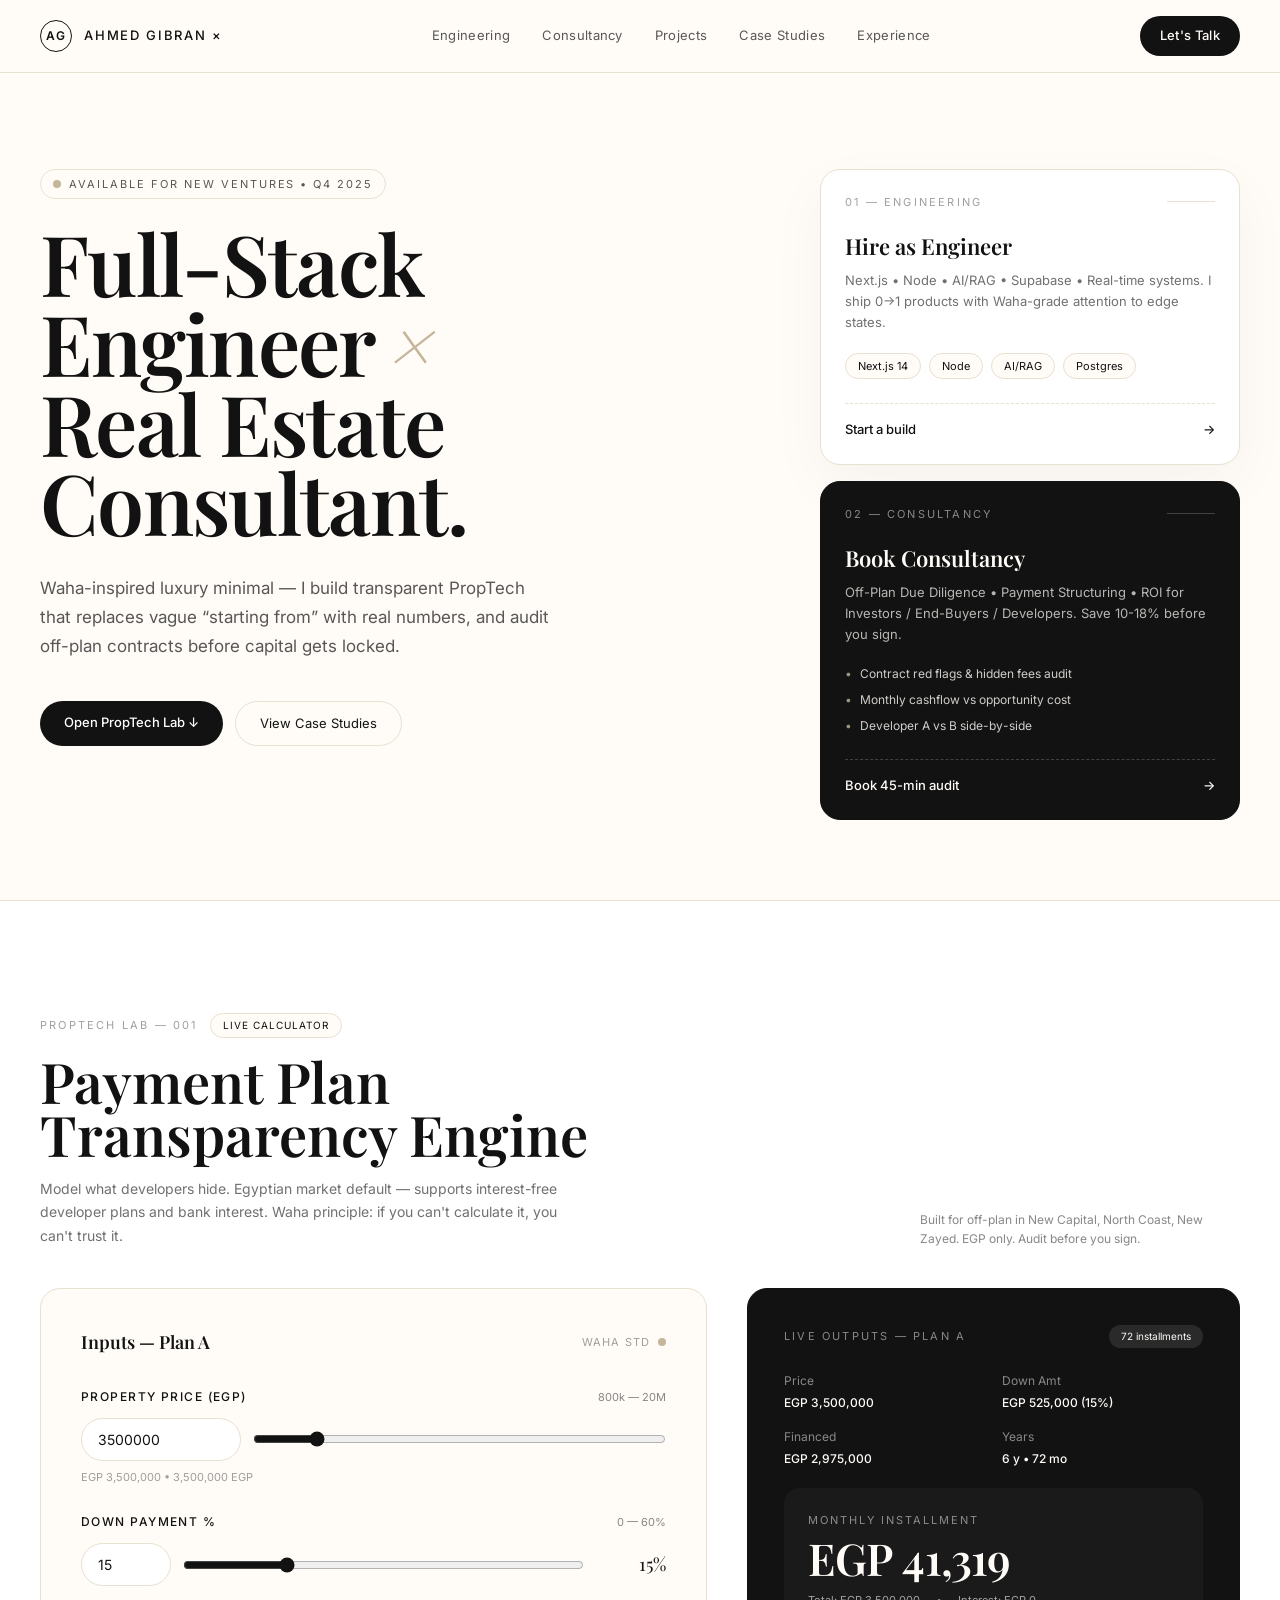
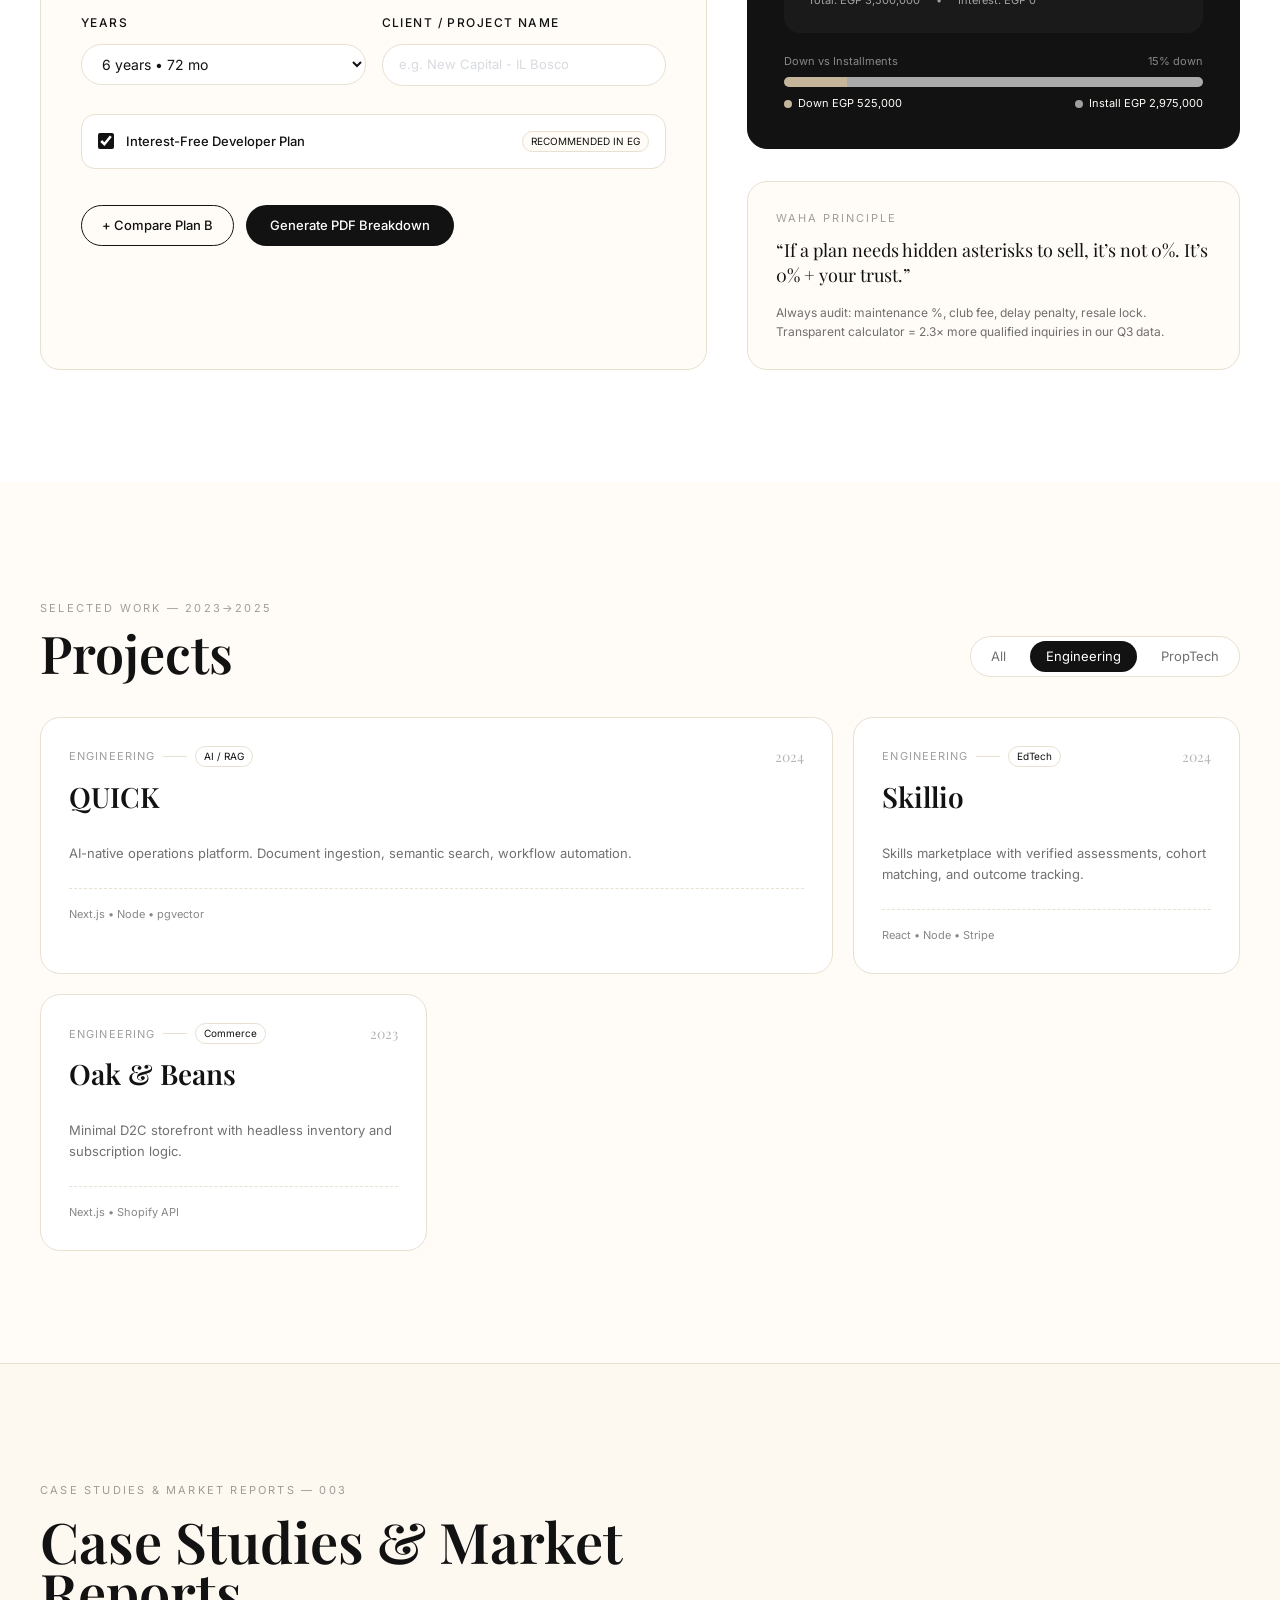
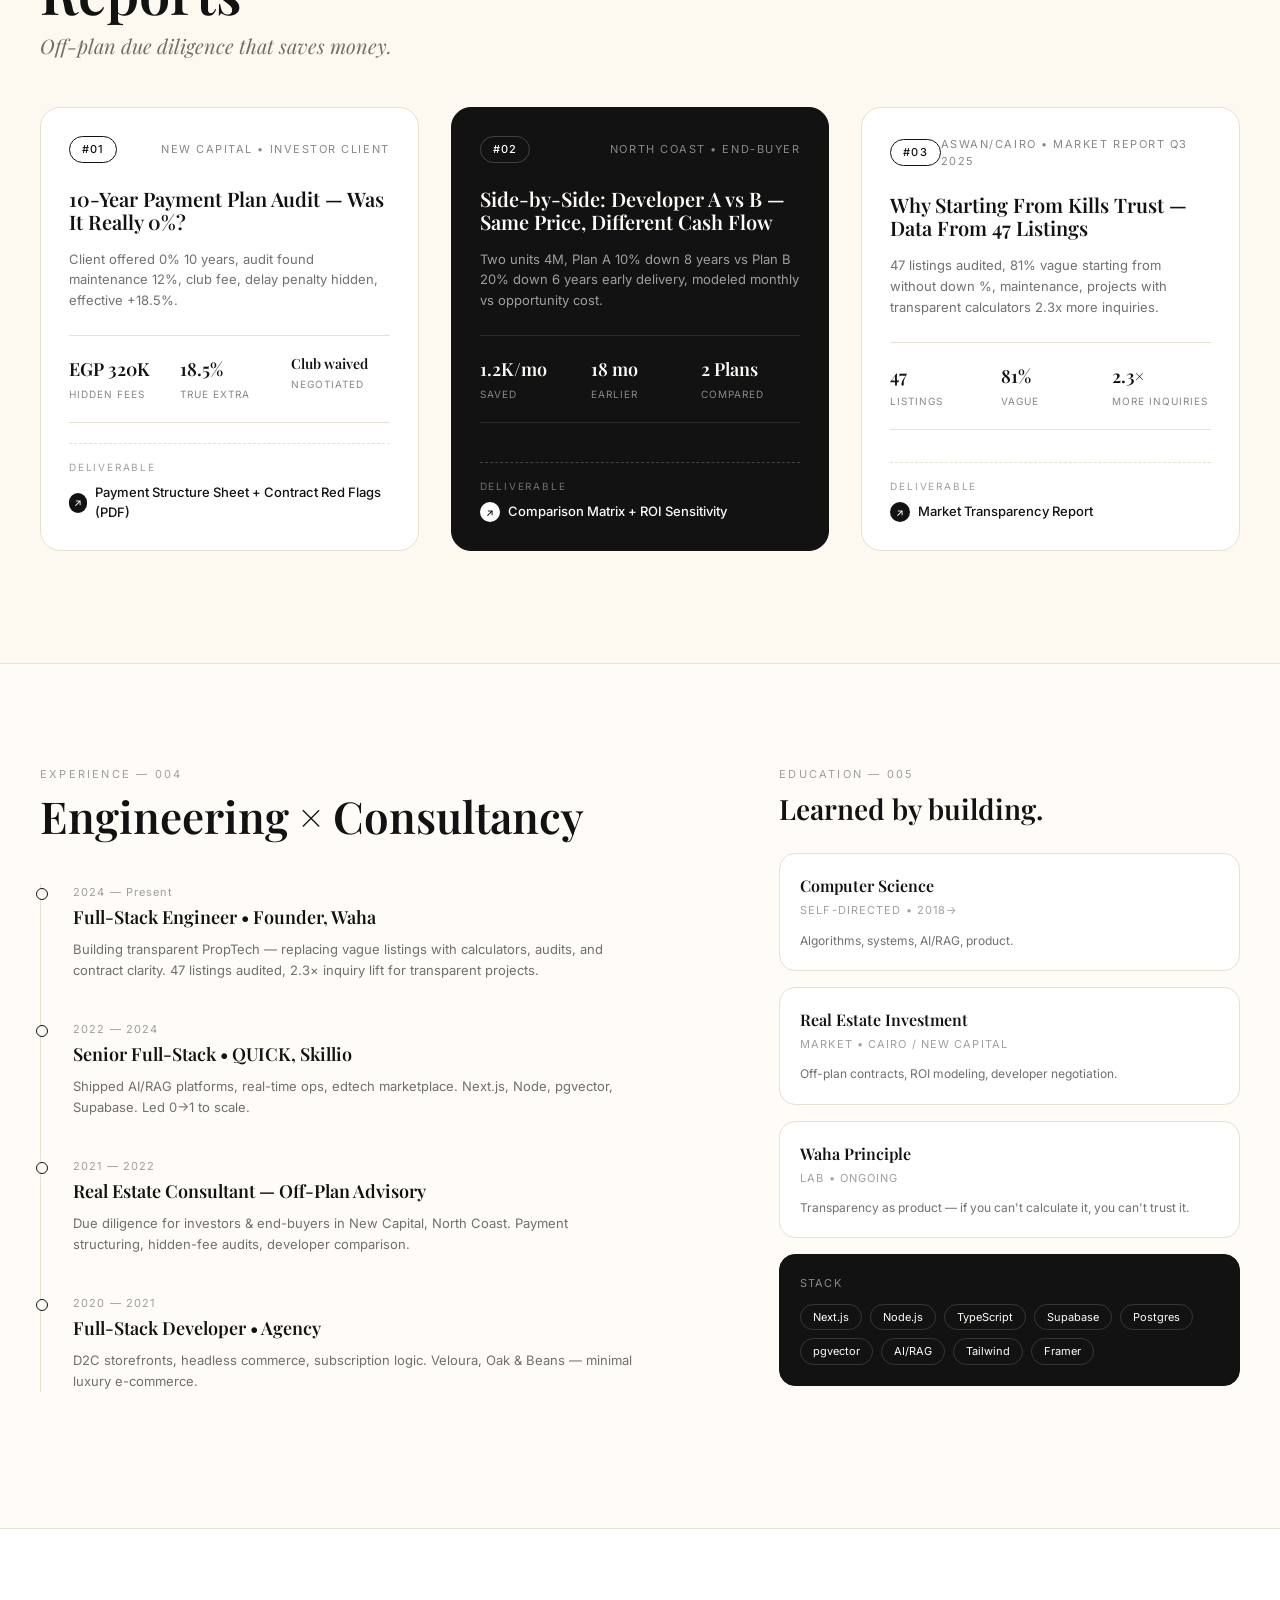
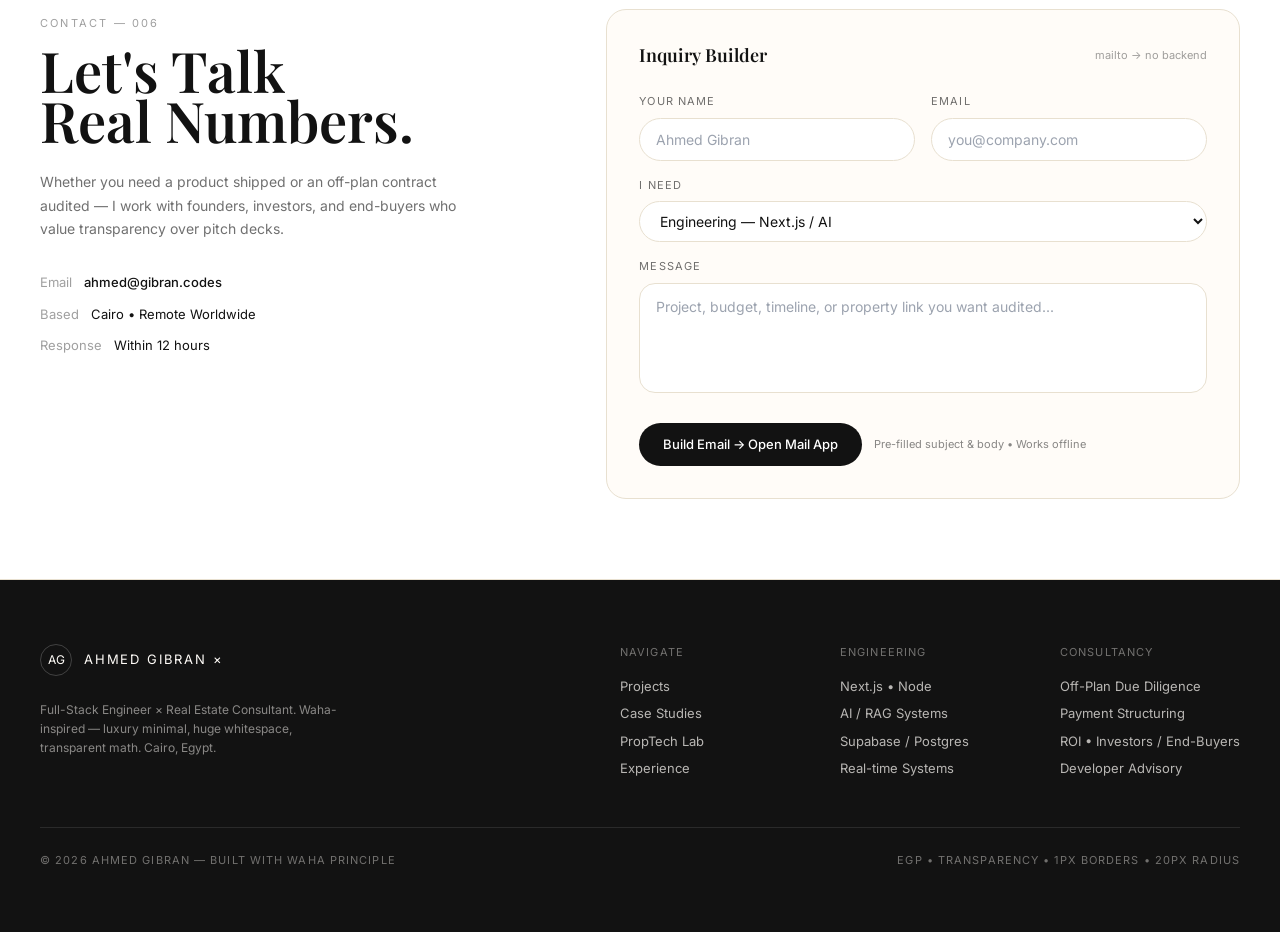
<file: index.html>
<!DOCTYPE html>
<html lang="en">
<head>
  <meta charset="UTF-8">
  <meta name="viewport" content="width=device-width, initial-scale=1">
  <title>Ahmed Gibran</title>
  <style>*,:after,:before{--tw-border-spacing-x:0;--tw-border-spacing-y:0;--tw-translate-x:0;--tw-translate-y:0;--tw-rotate:0;--tw-skew-x:0;--tw-skew-y:0;--tw-scale-x:1;--tw-scale-y:1;--tw-pan-x: ;--tw-pan-y: ;--tw-pinch-zoom: ;--tw-scroll-snap-strictness:proximity;--tw-gradient-from-position: ;--tw-gradient-via-position: ;--tw-gradient-to-position: ;--tw-ordinal: ;--tw-slashed-zero: ;--tw-numeric-figure: ;--tw-numeric-spacing: ;--tw-numeric-fraction: ;--tw-ring-inset: ;--tw-ring-offset-width:0px;--tw-ring-offset-color:#fff;--tw-ring-color:rgba(59,130,246,.5);--tw-ring-offset-shadow:0 0 #0000;--tw-ring-shadow:0 0 #0000;--tw-shadow:0 0 #0000;--tw-shadow-colored:0 0 #0000;--tw-blur: ;--tw-brightness: ;--tw-contrast: ;--tw-grayscale: ;--tw-hue-rotate: ;--tw-invert: ;--tw-saturate: ;--tw-sepia: ;--tw-drop-shadow: ;--tw-backdrop-blur: ;--tw-backdrop-brightness: ;--tw-backdrop-contrast: ;--tw-backdrop-grayscale: ;--tw-backdrop-hue-rotate: ;--tw-backdrop-invert: ;--tw-backdrop-opacity: ;--tw-backdrop-saturate: ;--tw-backdrop-sepia: ;--tw-contain-size: ;--tw-contain-layout: ;--tw-contain-paint: ;--tw-contain-style: }::backdrop{--tw-border-spacing-x:0;--tw-border-spacing-y:0;--tw-translate-x:0;--tw-translate-y:0;--tw-rotate:0;--tw-skew-x:0;--tw-skew-y:0;--tw-scale-x:1;--tw-scale-y:1;--tw-pan-x: ;--tw-pan-y: ;--tw-pinch-zoom: ;--tw-scroll-snap-strictness:proximity;--tw-gradient-from-position: ;--tw-gradient-via-position: ;--tw-gradient-to-position: ;--tw-ordinal: ;--tw-slashed-zero: ;--tw-numeric-figure: ;--tw-numeric-spacing: ;--tw-numeric-fraction: ;--tw-ring-inset: ;--tw-ring-offset-width:0px;--tw-ring-offset-color:#fff;--tw-ring-color:rgba(59,130,246,.5);--tw-ring-offset-shadow:0 0 #0000;--tw-ring-shadow:0 0 #0000;--tw-shadow:0 0 #0000;--tw-shadow-colored:0 0 #0000;--tw-blur: ;--tw-brightness: ;--tw-contrast: ;--tw-grayscale: ;--tw-hue-rotate: ;--tw-invert: ;--tw-saturate: ;--tw-sepia: ;--tw-drop-shadow: ;--tw-backdrop-blur: ;--tw-backdrop-brightness: ;--tw-backdrop-contrast: ;--tw-backdrop-grayscale: ;--tw-backdrop-hue-rotate: ;--tw-backdrop-invert: ;--tw-backdrop-opacity: ;--tw-backdrop-saturate: ;--tw-backdrop-sepia: ;--tw-contain-size: ;--tw-contain-layout: ;--tw-contain-paint: ;--tw-contain-style: }/*! tailwindcss v3.4.18 | MIT License | https://tailwindcss.com*/*,:after,:before{box-sizing:border-box;border:0 solid #e5e7eb}:after,:before{--tw-content:""}:host,html{line-height:1.5;-webkit-text-size-adjust:100%;-moz-tab-size:4;-o-tab-size:4;tab-size:4;font-family:ui-sans-serif,system-ui,sans-serif,Apple Color Emoji,Segoe UI Emoji,Segoe UI Symbol,Noto Color Emoji;font-feature-settings:normal;font-variation-settings:normal;-webkit-tap-highlight-color:transparent}body{line-height:inherit}hr{height:0;color:inherit;border-top-width:1px}abbr:where([title]){-webkit-text-decoration:underline dotted;text-decoration:underline dotted}h1,h2,h3,h4,h5,h6{font-size:inherit;font-weight:inherit}a{color:inherit;text-decoration:inherit}b,strong{font-weight:bolder}code,kbd,pre,samp{font-family:ui-monospace,SFMono-Regular,Menlo,Monaco,Consolas,Liberation Mono,Courier New,monospace;font-feature-settings:normal;font-variation-settings:normal;font-size:1em}small{font-size:80%}sub,sup{font-size:75%;line-height:0;position:relative;vertical-align:baseline}sub{bottom:-.25em}sup{top:-.5em}table{text-indent:0;border-color:inherit;border-collapse:collapse}button,input,optgroup,select,textarea{font-family:inherit;font-feature-settings:inherit;font-variation-settings:inherit;font-size:100%;font-weight:inherit;line-height:inherit;letter-spacing:inherit;color:inherit;margin:0;padding:0}button,select{text-transform:none}button,input:where([type=button]),input:where([type=reset]),input:where([type=submit]){-webkit-appearance:button;background-color:transparent;background-image:none}:-moz-focusring{outline:auto}:-moz-ui-invalid{box-shadow:none}progress{vertical-align:baseline}::-webkit-inner-spin-button,::-webkit-outer-spin-button{height:auto}[type=search]{-webkit-appearance:textfield;outline-offset:-2px}::-webkit-search-decoration{-webkit-appearance:none}::-webkit-file-upload-button{-webkit-appearance:button;font:inherit}summary{display:list-item}blockquote,dd,dl,figure,h1,h2,h3,h4,h5,h6,hr,p,pre{margin:0}fieldset{margin:0}fieldset,legend{padding:0}menu,ol,ul{list-style:none;margin:0;padding:0}dialog{padding:0}textarea{resize:vertical}input::-moz-placeholder,textarea::-moz-placeholder{opacity:1;color:#9ca3af}input::placeholder,textarea::placeholder{opacity:1;color:#9ca3af}[role=button],button{cursor:pointer}:disabled{cursor:default}audio,canvas,embed,iframe,img,object,svg,video{display:block;vertical-align:middle}img,video{max-width:100%;height:auto}[hidden]:where(:not([hidden=until-found])){display:none}.visible{visibility:visible}.absolute{position:absolute}.relative{position:relative}.sticky{position:sticky}.-left-\[37px\]{left:-37px}.top-0{top:0}.top-1{top:.25rem}.z-50{z-index:50}.mx-auto{margin-left:auto;margin-right:auto}.mb-10{margin-bottom:2.5rem}.mb-12{margin-bottom:3rem}.mb-2{margin-bottom:.5rem}.mb-3{margin-bottom:.75rem}.mb-4{margin-bottom:1rem}.mb-6{margin-bottom:1.5rem}.mb-8{margin-bottom:2rem}.ml-2{margin-left:.5rem}.ml-auto{margin-left:auto}.mt-1{margin-top:.25rem}.mt-10{margin-top:2.5rem}.mt-12{margin-top:3rem}.mt-2{margin-top:.5rem}.mt-3{margin-top:.75rem}.mt-4{margin-top:1rem}.mt-5{margin-top:1.25rem}.mt-6{margin-top:1.5rem}.mt-8{margin-top:2rem}.mt-auto{margin-top:auto}.block{display:block}.flex{display:flex}.inline-flex{display:inline-flex}.table{display:table}.grid{display:grid}.hidden{display:none}.h-2{height:.5rem}.h-3{height:.75rem}.h-4{height:1rem}.h-5{height:1.25rem}.h-8{height:2rem}.h-\[10px\]{height:10px}.h-px{height:1px}.max-h-\[200px\]{max-height:200px}.min-h-screen{min-height:100vh}.w-12{width:3rem}.w-2{width:.5rem}.w-3{width:.75rem}.w-4{width:1rem}.w-5{width:1.25rem}.w-6{width:1.5rem}.w-8{width:2rem}.w-\[100px\]{width:100px}.w-\[160px\]{width:160px}.w-\[70px\]{width:70px}.w-\[90px\]{width:90px}.w-full{width:100%}.max-w-\[1280px\]{max-width:1280px}.max-w-\[320px\]{max-width:320px}.max-w-\[420px\]{max-width:420px}.max-w-\[520px\]{max-width:520px}.max-w-\[560px\]{max-width:560px}.max-w-\[720px\]{max-width:720px}.flex-1{flex:1 1 0%}.resize-none{resize:none}.grid-cols-2{grid-template-columns:repeat(2,minmax(0,1fr))}.grid-cols-3{grid-template-columns:repeat(3,minmax(0,1fr))}.flex-col{flex-direction:column}.flex-wrap{flex-wrap:wrap}.items-start{align-items:flex-start}.items-end{align-items:flex-end}.items-center{align-items:center}.justify-center{justify-content:center}.justify-between{justify-content:space-between}.gap-1\.5{gap:.375rem}.gap-10{gap:2.5rem}.gap-12{gap:3rem}.gap-2{gap:.5rem}.gap-3{gap:.75rem}.gap-4{gap:1rem}.gap-5{gap:1.25rem}.gap-6{gap:1.5rem}.gap-8{gap:2rem}.space-y-1>:not([hidden])~:not([hidden]){--tw-space-y-reverse:0;margin-top:calc(.25rem*(1 - var(--tw-space-y-reverse)));margin-bottom:calc(.25rem*var(--tw-space-y-reverse))}.space-y-2>:not([hidden])~:not([hidden]){--tw-space-y-reverse:0;margin-top:calc(.5rem*(1 - var(--tw-space-y-reverse)));margin-bottom:calc(.5rem*var(--tw-space-y-reverse))}.space-y-3>:not([hidden])~:not([hidden]){--tw-space-y-reverse:0;margin-top:calc(.75rem*(1 - var(--tw-space-y-reverse)));margin-bottom:calc(.75rem*var(--tw-space-y-reverse))}.space-y-5>:not([hidden])~:not([hidden]){--tw-space-y-reverse:0;margin-top:calc(1.25rem*(1 - var(--tw-space-y-reverse)));margin-bottom:calc(1.25rem*var(--tw-space-y-reverse))}.space-y-7>:not([hidden])~:not([hidden]){--tw-space-y-reverse:0;margin-top:calc(1.75rem*(1 - var(--tw-space-y-reverse)));margin-bottom:calc(1.75rem*var(--tw-space-y-reverse))}.overflow-auto{overflow:auto}.overflow-hidden{overflow:hidden}.whitespace-pre-wrap{white-space:pre-wrap}.rounded-\[12px\]{border-radius:12px}.rounded-\[14px\]{border-radius:14px}.rounded-\[16px\]{border-radius:16px}.rounded-\[20px\]{border-radius:20px}.rounded-full{border-radius:9999px}.border{border-width:1px}.border-y{border-top-width:1px}.border-b,.border-y{border-bottom-width:1px}.border-l{border-left-width:1px}.border-t{border-top-width:1px}.border-dashed{border-style:dashed}.border-\[\#121212\]{--tw-border-opacity:1;border-color:rgb(18 18 18/var(--tw-border-opacity,1))}.border-\[\#C4B59B\]{--tw-border-opacity:1;border-color:rgb(196 181 155/var(--tw-border-opacity,1))}.border-\[\#E8E0D0\]{--tw-border-opacity:1;border-color:rgb(232 224 208/var(--tw-border-opacity,1))}.border-white\/10{border-color:hsla(0,0%,100%,.1)}.border-white\/15{border-color:hsla(0,0%,100%,.15)}.border-white\/20{border-color:hsla(0,0%,100%,.2)}.bg-\[\#121212\]{--tw-bg-opacity:1;background-color:rgb(18 18 18/var(--tw-bg-opacity,1))}.bg-\[\#1A1A1A\]{--tw-bg-opacity:1;background-color:rgb(26 26 26/var(--tw-bg-opacity,1))}.bg-\[\#C4B59B\]{--tw-bg-opacity:1;background-color:rgb(196 181 155/var(--tw-bg-opacity,1))}.bg-\[\#E8E0D0\]{--tw-bg-opacity:1;background-color:rgb(232 224 208/var(--tw-bg-opacity,1))}.bg-\[\#FDF9F1\]{--tw-bg-opacity:1;background-color:rgb(253 249 241/var(--tw-bg-opacity,1))}.bg-\[\#FFFCF8\]{--tw-bg-opacity:1;background-color:rgb(255 252 248/var(--tw-bg-opacity,1))}.bg-\[\#FFFCF8\]\/80{background-color:rgba(255,252,248,.8)}.bg-\[\#FFFDF9\]{--tw-bg-opacity:1;background-color:rgb(255 253 249/var(--tw-bg-opacity,1))}.bg-white{--tw-bg-opacity:1;background-color:rgb(255 255 255/var(--tw-bg-opacity,1))}.bg-white\/10{background-color:hsla(0,0%,100%,.1)}.bg-white\/20{background-color:hsla(0,0%,100%,.2)}.bg-white\/60{background-color:hsla(0,0%,100%,.6)}.p-1{padding:.25rem}.p-4{padding:1rem}.p-5{padding:1.25rem}.p-6{padding:1.5rem}.p-7{padding:1.75rem}.px-2{padding-left:.5rem;padding-right:.5rem}.px-3{padding-left:.75rem;padding-right:.75rem}.px-4{padding-left:1rem;padding-right:1rem}.px-5{padding-left:1.25rem;padding-right:1.25rem}.px-6{padding-left:1.5rem;padding-right:1.5rem}.py-0\.5{padding-top:.125rem;padding-bottom:.125rem}.py-1{padding-top:.25rem;padding-bottom:.25rem}.py-1\.5{padding-top:.375rem;padding-bottom:.375rem}.py-12{padding-top:3rem;padding-bottom:3rem}.py-16{padding-top:4rem;padding-bottom:4rem}.py-2{padding-top:.5rem;padding-bottom:.5rem}.py-2\.5{padding-top:.625rem;padding-bottom:.625rem}.py-20{padding-top:5rem;padding-bottom:5rem}.py-3{padding-top:.75rem;padding-bottom:.75rem}.py-4{padding-top:1rem;padding-bottom:1rem}.py-5{padding-top:1.25rem;padding-bottom:1.25rem}.pb-1{padding-bottom:.25rem}.pb-10{padding-bottom:2.5rem}.pl-8{padding-left:2rem}.pt-14{padding-top:3.5rem}.pt-2{padding-top:.5rem}.pt-4{padding-top:1rem}.pt-5{padding-top:1.25rem}.pt-6{padding-top:1.5rem}.text-right{text-align:right}.text-\[10px\]{font-size:10px}.text-\[11px\]{font-size:11px}.text-\[12px\]{font-size:12px}.text-\[13px\]{font-size:13px}.text-\[14px\]{font-size:14px}.text-\[15px\]{font-size:15px}.text-\[16px\]{font-size:16px}.text-\[18px\]{font-size:18px}.text-\[20px\]{font-size:20px}.text-\[22px\]{font-size:22px}.text-\[28px\]{font-size:28px}.text-\[32px\]{font-size:32px}.text-\[36px\]{font-size:36px}.text-\[40px\]{font-size:40px}.text-\[42px\]{font-size:42px}.text-\[44px\]{font-size:44px}.font-\[600\]{font-weight:600}.font-medium{font-weight:500}.font-normal{font-weight:400}.font-semibold{font-weight:600}.uppercase{text-transform:uppercase}.italic{font-style:italic}.leading-\[0\.95\]{line-height:.95}.leading-\[0\.9\]{line-height:.9}.leading-\[1\.15\]{line-height:1.15}.leading-\[1\.1\]{line-height:1.1}.leading-\[1\.2\]{line-height:1.2}.leading-\[1\.35\]{line-height:1.35}.leading-\[1\.3\]{line-height:1.3}.leading-\[1\.5\]{line-height:1.5}.leading-\[1\.6\]{line-height:1.6}.leading-\[1\.7\]{line-height:1.7}.leading-none{line-height:1}.tracking-\[-0\.02em\]{letter-spacing:-.02em}.tracking-\[0\.12em\]{letter-spacing:.12em}.tracking-\[0\.14em\]{letter-spacing:.14em}.tracking-\[0\.18em\]{letter-spacing:.18em}.tracking-\[0\.2em\]{letter-spacing:.2em}.tracking-wide{letter-spacing:.025em}.tracking-widest{letter-spacing:.1em}.text-\[\#121212\]{--tw-text-opacity:1;color:rgb(18 18 18/var(--tw-text-opacity,1))}.text-\[\#C4B59B\]{--tw-text-opacity:1;color:rgb(196 181 155/var(--tw-text-opacity,1))}.text-\[\#FFFCF8\]{--tw-text-opacity:1;color:rgb(255 252 248/var(--tw-text-opacity,1))}.text-black{--tw-text-opacity:1;color:rgb(0 0 0/var(--tw-text-opacity,1))}.text-white{--tw-text-opacity:1;color:rgb(255 255 255/var(--tw-text-opacity,1))}.underline{text-decoration-line:underline}.antialiased{-webkit-font-smoothing:antialiased;-moz-osx-font-smoothing:grayscale}.accent-\[\#121212\]{accent-color:#121212}.opacity-0{opacity:0}.opacity-30{opacity:.3}.opacity-40{opacity:.4}.opacity-50{opacity:.5}.opacity-60{opacity:.6}.opacity-70{opacity:.7}.opacity-80{opacity:.8}.shadow-\[0_20px_60px_rgba\(18\2c 18\2c 18\2c 0\.04\)\]{--tw-shadow:0 20px 60px hsla(0,0%,7%,.04);--tw-shadow-colored:0 20px 60px var(--tw-shadow-color);box-shadow:var(--tw-ring-offset-shadow,0 0 #0000),var(--tw-ring-shadow,0 0 #0000),var(--tw-shadow)}.outline-none{outline:2px solid transparent;outline-offset:2px}.filter{filter:var(--tw-blur) var(--tw-brightness) var(--tw-contrast) var(--tw-grayscale) var(--tw-hue-rotate) var(--tw-invert) var(--tw-saturate) var(--tw-sepia) var(--tw-drop-shadow)}.backdrop-blur-xl{--tw-backdrop-blur:blur(24px);backdrop-filter:var(--tw-backdrop-blur) var(--tw-backdrop-brightness) var(--tw-backdrop-contrast) var(--tw-backdrop-grayscale) var(--tw-backdrop-hue-rotate) var(--tw-backdrop-invert) var(--tw-backdrop-opacity) var(--tw-backdrop-saturate) var(--tw-backdrop-sepia)}.transition{transition-property:color,background-color,border-color,text-decoration-color,fill,stroke,opacity,box-shadow,transform,filter,backdrop-filter;transition-timing-function:cubic-bezier(.4,0,.2,1);transition-duration:.15s}#root,body,html{min-height:100%}body{margin:0;font-family:Inter,ui-sans-serif,system-ui,-apple-system,BlinkMacSystemFont,Segoe UI,sans-serif}[role=button]:not([aria-disabled=true]),button:not(:disabled),label[for],select:not(:disabled),summary{cursor:pointer}.selection\:bg-\[\#C4B59B\]\/30 ::-moz-selection{background-color:hsla(38,26%,69%,.3)}.selection\:bg-\[\#C4B59B\]\/30 ::selection{background-color:hsla(38,26%,69%,.3)}.selection\:bg-\[\#C4B59B\]\/30::-moz-selection{background-color:hsla(38,26%,69%,.3)}.selection\:bg-\[\#C4B59B\]\/30::selection{background-color:hsla(38,26%,69%,.3)}.placeholder\:opacity-40::-moz-placeholder{opacity:.4}.placeholder\:opacity-40::placeholder{opacity:.4}.hover\:border-\[\#121212\]:hover{--tw-border-opacity:1;border-color:rgb(18 18 18/var(--tw-border-opacity,1))}.hover\:bg-\[\#121212\]:hover{--tw-bg-opacity:1;background-color:rgb(18 18 18/var(--tw-bg-opacity,1))}.hover\:bg-black:hover{--tw-bg-opacity:1;background-color:rgb(0 0 0/var(--tw-bg-opacity,1))}.hover\:text-\[\#C4B59B\]:hover{--tw-text-opacity:1;color:rgb(196 181 155/var(--tw-text-opacity,1))}.hover\:text-white:hover{--tw-text-opacity:1;color:rgb(255 255 255/var(--tw-text-opacity,1))}.hover\:opacity-100:hover{opacity:1}.focus\:border-\[\#121212\]:focus{--tw-border-opacity:1;border-color:rgb(18 18 18/var(--tw-border-opacity,1))}.focus\:border-\[\#C4B59B\]:focus{--tw-border-opacity:1;border-color:rgb(196 181 155/var(--tw-border-opacity,1))}.disabled\:opacity-50:disabled{opacity:.5}.group:hover .group-hover\:opacity-100{opacity:1}@media (min-width:768px){.md\:col-span-4{grid-column:span 4/span 4}.md\:col-span-8{grid-column:span 8/span 8}.md\:flex{display:flex}.md\:grid-cols-12{grid-template-columns:repeat(12,minmax(0,1fr))}.md\:grid-cols-2{grid-template-columns:repeat(2,minmax(0,1fr))}.md\:grid-cols-3{grid-template-columns:repeat(3,minmax(0,1fr))}.md\:flex-row{flex-direction:row}.md\:items-end{align-items:flex-end}.md\:p-10{padding:2.5rem}.md\:p-7{padding:1.75rem}.md\:p-8{padding:2rem}.md\:p-9{padding:2.25rem}.md\:px-10{padding-left:2.5rem;padding-right:2.5rem}.md\:py-16{padding-top:4rem;padding-bottom:4rem}.md\:py-20{padding-top:5rem;padding-bottom:5rem}.md\:py-24{padding-top:6rem;padding-bottom:6rem}.md\:py-28{padding-top:7rem;padding-bottom:7rem}.md\:pb-20{padding-bottom:5rem}.md\:pt-24{padding-top:6rem}.md\:text-\[17px\]{font-size:17px}.md\:text-\[44px\]{font-size:44px}.md\:text-\[52px\]{font-size:52px}.md\:text-\[56px\]{font-size:56px}.md\:text-\[84px\]{font-size:84px}}@media (min-width:1024px){.lg\:grid-cols-3{grid-template-columns:repeat(3,minmax(0,1fr))}.lg\:grid-cols-\[0\.9fr_1\.1fr\]{grid-template-columns:.9fr 1.1fr}.lg\:grid-cols-\[1\.15fr_0\.85fr\]{grid-template-columns:1.15fr .85fr}.lg\:grid-cols-\[1\.2fr_0\.8fr\]{grid-template-columns:1.2fr .8fr}.lg\:flex-row{flex-direction:row}.lg\:items-start{align-items:flex-start}.lg\:justify-between{justify-content:space-between}}</style>
</head>
<body>
  <div id="root"></div>
  
  <script type="module">var Lf=Object.create;var{getPrototypeOf:Pf,defineProperty:Xl,getOwnPropertyNames:Rf}=Object;var Mf=Object.prototype.hasOwnProperty;var zn=(e,n,t)=>{t=e!=null?Lf(Pf(e)):{};let r=n||!e||!e.__esModule?Xl(t,"default",{value:e,enumerable:!0}):t;for(let l of Rf(e))if(!Mf.call(r,l))Xl(r,l,{get:()=>e[l],enumerable:!0});return r};var wr=(e,n)=>()=>(n||e((n={exports:{}}).exports,n),n.exports);var If=(e,n)=>{for(var t in n)Xl(e,t,{get:n[t],enumerable:!0,configurable:!0,set:(r)=>n[t]=()=>r})};var Of=(e,n)=>()=>(e&&(n=e(e=0)),n);var Et=wr((Gf)=>{var St=Symbol.for("react.element"),Df=Symbol.for("react.portal"),Ff=Symbol.for("react.fragment"),Uf=Symbol.for("react.strict_mode"),Vf=Symbol.for("react.profiler"),Wf=Symbol.for("react.provider"),$f=Symbol.for("react.context"),Hf=Symbol.for("react.forward_ref"),Qf=Symbol.for("react.suspense"),Af=Symbol.for("react.memo"),Bf=Symbol.for("react.lazy"),No=Symbol.iterator;function Kf(e){if(e===null||typeof e!=="object")return null;return e=No&&e[No]||e["@@iterator"],typeof e==="function"?e:null}var Lo={isMounted:function(){return!1},enqueueForceUpdate:function(){},enqueueReplaceState:function(){},enqueueSetState:function(){}},Po=Object.assign,Ro={};function Bn(e,n,t){this.props=e,this.context=n,this.refs=Ro,this.updater=t||Lo}Bn.prototype.isReactComponent={};Bn.prototype.setState=function(e,n){if(typeof e!=="object"&&typeof e!=="function"&&e!=null)throw Error("setState(...): takes an object of state variables to update or a function which returns an object of state variables.");this.updater.enqueueSetState(this,e,n,"setState")};Bn.prototype.forceUpdate=function(e){this.updater.enqueueForceUpdate(this,e,"forceUpdate")};function Mo(){}Mo.prototype=Bn.prototype;function Jl(e,n,t){this.props=e,this.context=n,this.refs=Ro,this.updater=t||Lo}var Gl=Jl.prototype=new Mo;Gl.constructor=Jl;Po(Gl,Bn.prototype);Gl.isPureReactComponent=!0;var zo=Array.isArray,Io=Object.prototype.hasOwnProperty,ql={current:null},Oo={key:!0,ref:!0,__self:!0,__source:!0};function Do(e,n,t){var r,l={},u=null,i=null;if(n!=null)for(r in n.ref!==void 0&&(i=n.ref),n.key!==void 0&&(u=""+n.key),n)Io.call(n,r)&&!Oo.hasOwnProperty(r)&&(l[r]=n[r]);var o=arguments.length-2;if(o===1)l.children=t;else if(1<o){for(var a=Array(o),f=0;f<o;f++)a[f]=arguments[f+2];l.children=a}if(e&&e.defaultProps)for(r in o=e.defaultProps,o)l[r]===void 0&&(l[r]=o[r]);return{$$typeof:St,type:e,key:u,ref:i,props:l,_owner:ql.current}}function Yf(e,n){return{$$typeof:St,type:e.type,key:n,ref:e.ref,props:e.props,_owner:e._owner}}function xl(e){return typeof e==="object"&&e!==null&&e.$$typeof===St}function Xf(e){var n={"=":"=0",":":"=2"};return"$"+e.replace(/[=:]/g,function(t){return n[t]})}var To=/\/+/g;function Zl(e,n){return typeof e==="object"&&e!==null&&e.key!=null?Xf(""+e.key):n.toString(36)}function Sr(e,n,t,r,l){var u=typeof e;if(u==="undefined"||u==="boolean")e=null;var i=!1;if(e===null)i=!0;else switch(u){case"string":case"number":i=!0;break;case"object":switch(e.$$typeof){case St:case Df:i=!0}}if(i)return i=e,l=l(i),e=r===""?"."+Zl(i,0):r,zo(l)?(t="",e!=null&&(t=e.replace(To,"$&/")+"/"),Sr(l,n,t,"",function(f){return f})):l!=null&&(xl(l)&&(l=Yf(l,t+(!l.key||i&&i.key===l.key?"":(""+l.key).replace(To,"$&/")+"/")+e)),n.push(l)),1;if(i=0,r=r===""?".":r+":",zo(e))for(var o=0;o<e.length;o++){u=e[o];var a=r+Zl(u,o);i+=Sr(u,n,t,a,l)}else if(a=Kf(e),typeof a==="function")for(e=a.call(e),o=0;!(u=e.next()).done;)u=u.value,a=r+Zl(u,o++),i+=Sr(u,n,t,a,l);else if(u==="object")throw n=String(e),Error("Objects are not valid as a React child (found: "+(n==="[object Object]"?"object with keys {"+Object.keys(e).join(", ")+"}":n)+"). If you meant to render a collection of children, use an array instead.");return i}function kr(e,n,t){if(e==null)return e;var r=[],l=0;return Sr(e,r,"","",function(u){return n.call(t,u,l++)}),r}function Zf(e){if(e._status===-1){var n=e._result;n=n(),n.then(function(t){if(e._status===0||e._status===-1)e._status=1,e._result=t},function(t){if(e._status===0||e._status===-1)e._status=2,e._result=t}),e._status===-1&&(e._status=0,e._result=n)}if(e._status===1)return e._result.default;throw e._result}var se={current:null},Er={transition:null},Jf={ReactCurrentDispatcher:se,ReactCurrentBatchConfig:Er,ReactCurrentOwner:ql};function Fo(){throw Error("act(...) is not supported in production builds of React.")}Gf.Children={map:kr,forEach:function(e,n,t){kr(e,function(){n.apply(this,arguments)},t)},count:function(e){var n=0;return kr(e,function(){n++}),n},toArray:function(e){return kr(e,function(n){return n})||[]},only:function(e){if(!xl(e))throw Error("React.Children.only expected to receive a single React element child.");return e}};Gf.Component=Bn;Gf.Fragment=Ff;Gf.Profiler=Vf;Gf.PureComponent=Jl;Gf.StrictMode=Uf;Gf.Suspense=Qf;Gf.__SECRET_INTERNALS_DO_NOT_USE_OR_YOU_WILL_BE_FIRED=Jf;Gf.act=Fo;Gf.cloneElement=function(e,n,t){if(e===null||e===void 0)throw Error("React.cloneElement(...): The argument must be a React element, but you passed "+e+".");var r=Po({},e.props),l=e.key,u=e.ref,i=e._owner;if(n!=null){if(n.ref!==void 0&&(u=n.ref,i=ql.current),n.key!==void 0&&(l=""+n.key),e.type&&e.type.defaultProps)var o=e.type.defaultProps;for(a in n)Io.call(n,a)&&!Oo.hasOwnProperty(a)&&(r[a]=n[a]===void 0&&o!==void 0?o[a]:n[a])}var a=arguments.length-2;if(a===1)r.children=t;else if(1<a){o=Array(a);for(var f=0;f<a;f++)o[f]=arguments[f+2];r.children=o}return{$$typeof:St,type:e.type,key:l,ref:u,props:r,_owner:i}};Gf.createContext=function(e){return e={$$typeof:$f,_currentValue:e,_currentValue2:e,_threadCount:0,Provider:null,Consumer:null,_defaultValue:null,_globalName:null},e.Provider={$$typeof:Wf,_context:e},e.Consumer=e};Gf.createElement=Do;Gf.createFactory=function(e){var n=Do.bind(null,e);return n.type=e,n};Gf.createRef=function(){return{current:null}};Gf.forwardRef=function(e){return{$$typeof:Hf,render:e}};Gf.isValidElement=xl;Gf.lazy=function(e){return{$$typeof:Bf,_payload:{_status:-1,_result:e},_init:Zf}};Gf.memo=function(e,n){return{$$typeof:Af,type:e,compare:n===void 0?null:n}};Gf.startTransition=function(e){var n=Er.transition;Er.transition={};try{e()}finally{Er.transition=n}};Gf.unstable_act=Fo;Gf.useCallback=function(e,n){return se.current.useCallback(e,n)};Gf.useContext=function(e){return se.current.useContext(e)};Gf.useDebugValue=function(){};Gf.useDeferredValue=function(e){return se.current.useDeferredValue(e)};Gf.useEffect=function(e,n){return se.current.useEffect(e,n)};Gf.useId=function(){return se.current.useId()};Gf.useImperativeHandle=function(e,n,t){return se.current.useImperativeHandle(e,n,t)};Gf.useInsertionEffect=function(e,n){return se.current.useInsertionEffect(e,n)};Gf.useLayoutEffect=function(e,n){return se.current.useLayoutEffect(e,n)};Gf.useMemo=function(e,n){return se.current.useMemo(e,n)};Gf.useReducer=function(e,n,t){return se.current.useReducer(e,n,t)};Gf.useRef=function(e){return se.current.useRef(e)};Gf.useState=function(e){return se.current.useState(e)};Gf.useSyncExternalStore=function(e,n,t){return se.current.useSyncExternalStore(e,n,t)};Gf.useTransition=function(){return se.current.useTransition()};Gf.version="18.3.1"});var Ao=wr((Od)=>{function bl(e,n){var t=e.length;e.push(n);e:for(;0<t;){var r=t-1>>>1,l=e[r];if(0<Cr(l,n))e[r]=n,e[t]=l,t=r;else break e}}function Me(e){return e.length===0?null:e[0]}function Tr(e){if(e.length===0)return null;var n=e[0],t=e.pop();if(t!==n){e[0]=t;e:for(var r=0,l=e.length,u=l>>>1;r<u;){var i=2*(r+1)-1,o=e[i],a=i+1,f=e[a];if(0>Cr(o,t))a<l&&0>Cr(f,o)?(e[r]=f,e[a]=t,r=a):(e[r]=o,e[i]=t,r=i);else if(a<l&&0>Cr(f,t))e[r]=f,e[a]=t,r=a;else break e}}return n}function Cr(e,n){var t=e.sortIndex-n.sortIndex;return t!==0?t:e.id-n.id}if(typeof performance==="object"&&typeof performance.now==="function")eu=performance,Od.unstable_now=function(){return eu.now()};else _r=Date,nu=_r.now(),Od.unstable_now=function(){return _r.now()-nu};var eu,_r,nu,$e=[],rn=[],Id=1,_e=null,le=3,Lr=!1,Tn=!1,_t=!1,Vo=typeof setTimeout==="function"?setTimeout:null,Wo=typeof clearTimeout==="function"?clearTimeout:null,Uo=typeof setImmediate<"u"?setImmediate:null;typeof navigator<"u"&&navigator.scheduling!==void 0&&navigator.scheduling.isInputPending!==void 0&&navigator.scheduling.isInputPending.bind(navigator.scheduling);function tu(e){for(var n=Me(rn);n!==null;){if(n.callback===null)Tr(rn);else if(n.startTime<=e)Tr(rn),n.sortIndex=n.expirationTime,bl($e,n);else break;n=Me(rn)}}function lu(e){if(_t=!1,tu(e),!Tn)if(Me($e)!==null)Tn=!0,iu(uu);else{var n=Me(rn);n!==null&&ou(lu,n.startTime-e)}}function uu(e,n){Tn=!1,_t&&(_t=!1,Wo(Nt),Nt=-1),Lr=!0;var t=le;try{tu(n);for(_e=Me($e);_e!==null&&(!(_e.expirationTime>n)||e&&!Qo());){var r=_e.callback;if(typeof r==="function"){_e.callback=null,le=_e.priorityLevel;var l=r(_e.expirationTime<=n);n=Od.unstable_now(),typeof l==="function"?_e.callback=l:_e===Me($e)&&Tr($e),tu(n)}else Tr($e);_e=Me($e)}if(_e!==null)var u=!0;else{var i=Me(rn);i!==null&&ou(lu,i.startTime-n),u=!1}return u}finally{_e=null,le=t,Lr=!1}}var Pr=!1,Nr=null,Nt=-1,$o=5,Ho=-1;function Qo(){return Od.unstable_now()-Ho<$o?!1:!0}function jl(){if(Nr!==null){var e=Od.unstable_now();Ho=e;var n=!0;try{n=Nr(!0,e)}finally{n?Ct():(Pr=!1,Nr=null)}}else Pr=!1}var Ct;if(typeof Uo==="function")Ct=function(){Uo(jl)};else if(typeof MessageChannel<"u")zr=new MessageChannel,ru=zr.port2,zr.port1.onmessage=jl,Ct=function(){ru.postMessage(null)};else Ct=function(){Vo(jl,0)};var zr,ru;function iu(e){Nr=e,Pr||(Pr=!0,Ct())}function ou(e,n){Nt=Vo(function(){e(Od.unstable_now())},n)}Od.unstable_IdlePriority=5;Od.unstable_ImmediatePriority=1;Od.unstable_LowPriority=4;Od.unstable_NormalPriority=3;Od.unstable_Profiling=null;Od.unstable_UserBlockingPriority=2;Od.unstable_cancelCallback=function(e){e.callback=null};Od.unstable_continueExecution=function(){Tn||Lr||(Tn=!0,iu(uu))};Od.unstable_forceFrameRate=function(e){0>e||125<e?console.error("forceFrameRate takes a positive int between 0 and 125, forcing frame rates higher than 125 fps is not supported"):$o=0<e?Math.floor(1000/e):5};Od.unstable_getCurrentPriorityLevel=function(){return le};Od.unstable_getFirstCallbackNode=function(){return Me($e)};Od.unstable_next=function(e){switch(le){case 1:case 2:case 3:var n=3;break;default:n=le}var t=le;le=n;try{return e()}finally{le=t}};Od.unstable_pauseExecution=function(){};Od.unstable_requestPaint=function(){};Od.unstable_runWithPriority=function(e,n){switch(e){case 1:case 2:case 3:case 4:case 5:break;default:e=3}var t=le;le=e;try{return n()}finally{le=t}};Od.unstable_scheduleCallback=function(e,n,t){var r=Od.unstable_now();switch(typeof t==="object"&&t!==null?(t=t.delay,t=typeof t==="number"&&0<t?r+t:r):t=r,e){case 1:var l=-1;break;case 2:l=250;break;case 5:l=1073741823;break;case 4:l=1e4;break;default:l=5000}return l=t+l,e={id:Id++,callback:n,priorityLevel:e,startTime:t,expirationTime:l,sortIndex:-1},t>r?(e.sortIndex=t,bl(rn,e),Me($e)===null&&e===Me(rn)&&(_t?(Wo(Nt),Nt=-1):_t=!0,ou(lu,t-r))):(e.sortIndex=l,bl($e,e),Tn||Lr||(Tn=!0,iu(uu))),e};Od.unstable_shouldYield=Qo;Od.unstable_wrapCallback=function(e){var n=le;return function(){var t=le;le=n;try{return e.apply(this,arguments)}finally{le=t}}}});var vo={};If(vo,{version:()=>tf,unstable_renderSubtreeIntoContainer:()=>nf,unstable_batchedUpdates:()=>ef,unmountComponentAtNode:()=>bc,render:()=>jc,hydrateRoot:()=>xc,hydrate:()=>qc,flushSync:()=>Gc,findDOMNode:()=>Jc,createRoot:()=>Zc,createPortal:()=>Xc,__SECRET_INTERNALS_DO_NOT_USE_OR_YOU_WILL_BE_FIRED:()=>Yc});function w(e){for(var n="https://reactjs.org/docs/error-decoder.html?invariant="+e,t=1;t<arguments.length;t++)n+="&args[]="+encodeURIComponent(arguments[t]);return"Minified React error #"+e+"; visit "+n+" for the full message or use the non-minified dev environment for full errors and additional helpful warnings."}function Qn(e,n){ft(e,n),ft(e+"Capture",n)}function ft(e,n){qt[e]=n;for(e=0;e<n.length;e++)Ja.add(n[e])}function bd(e){if(Pu.call(Ko,e))return!0;if(Pu.call(Bo,e))return!1;if(jd.test(e))return Ko[e]=!0;return Bo[e]=!0,!1}function ep(e,n,t,r){if(t!==null&&t.type===0)return!1;switch(typeof n){case"function":case"symbol":return!0;case"boolean":if(r)return!1;if(t!==null)return!t.acceptsBooleans;return e=e.toLowerCase().slice(0,5),e!=="data-"&&e!=="aria-";default:return!1}}function np(e,n,t,r){if(n===null||typeof n>"u"||ep(e,n,t,r))return!0;if(r)return!1;if(t!==null)switch(t.type){case 3:return!n;case 4:return n===!1;case 5:return isNaN(n);case 6:return isNaN(n)||1>n}return!1}function de(e,n,t,r,l,u,i){this.acceptsBooleans=n===2||n===3||n===4,this.attributeName=r,this.attributeNamespace=l,this.mustUseProperty=t,this.propertyName=e,this.type=n,this.sanitizeURL=u,this.removeEmptyString=i}function _i(e){return e[1].toUpperCase()}function Ni(e,n,t,r){var l=re.hasOwnProperty(n)?re[n]:null;if(l!==null?l.type!==0:r||!(2<n.length)||n[0]!=="o"&&n[0]!=="O"||n[1]!=="n"&&n[1]!=="N")np(n,t,l,r)&&(t=null),r||l===null?bd(n)&&(t===null?e.removeAttribute(n):e.setAttribute(n,""+t)):l.mustUseProperty?e[l.propertyName]=t===null?l.type===3?!1:"":t:(n=l.attributeName,r=l.attributeNamespace,t===null?e.removeAttribute(n):(l=l.type,t=l===3||l===4&&t===!0?"":""+t,r?e.setAttributeNS(r,n,t):e.setAttribute(n,t)))}function zt(e){if(e===null||typeof e!=="object")return null;return e=Yo&&e[Yo]||e["@@iterator"],typeof e==="function"?e:null}function Ot(e){if(au===void 0)try{throw Error()}catch(t){var n=t.stack.trim().match(/\n( *(at )?)/);au=n&&n[1]||""}return`
`+au+e}function cu(e,n){if(!e||su)return"";su=!0;var t=Error.prepareStackTrace;Error.prepareStackTrace=void 0;try{if(n)if(n=function(){throw Error()},Object.defineProperty(n.prototype,"props",{set:function(){throw Error()}}),typeof Reflect==="object"&&Reflect.construct){try{Reflect.construct(n,[])}catch(f){var r=f}Reflect.construct(e,[],n)}else{try{n.call()}catch(f){r=f}e.call(n.prototype)}else{try{throw Error()}catch(f){r=f}e()}}catch(f){if(f&&r&&typeof f.stack==="string"){for(var l=f.stack.split(`
`),u=r.stack.split(`
`),i=l.length-1,o=u.length-1;1<=i&&0<=o&&l[i]!==u[o];)o--;for(;1<=i&&0<=o;i--,o--)if(l[i]!==u[o]){if(i!==1||o!==1)do if(i--,o--,0>o||l[i]!==u[o]){var a=`
`+l[i].replace(" at new "," at ");return e.displayName&&a.includes("<anonymous>")&&(a=a.replace("<anonymous>",e.displayName)),a}while(1<=i&&0<=o);break}}}finally{su=!1,Error.prepareStackTrace=t}return(e=e?e.displayName||e.name:"")?Ot(e):""}function tp(e){switch(e.tag){case 5:return Ot(e.type);case 16:return Ot("Lazy");case 13:return Ot("Suspense");case 19:return Ot("SuspenseList");case 0:case 2:case 15:return e=cu(e.type,!1),e;case 11:return e=cu(e.type.render,!1),e;case 1:return e=cu(e.type,!0),e;default:return""}}function Ou(e){if(e==null)return null;if(typeof e==="function")return e.displayName||e.name||null;if(typeof e==="string")return e;switch(e){case Jn:return"Fragment";case Zn:return"Portal";case Ru:return"Profiler";case zi:return"StrictMode";case Mu:return"Suspense";case Iu:return"SuspenseList"}if(typeof e==="object")switch(e.$$typeof){case qa:return(e.displayName||"Context")+".Consumer";case Ga:return(e._context.displayName||"Context")+".Provider";case Ti:var n=e.render;return e=e.displayName,e||(e=n.displayName||n.name||"",e=e!==""?"ForwardRef("+e+")":"ForwardRef"),e;case Li:return n=e.displayName||null,n!==null?n:Ou(e.type)||"Memo";case un:n=e._payload,e=e._init;try{return Ou(e(n))}catch(t){}}return null}function rp(e){var n=e.type;switch(e.tag){case 24:return"Cache";case 9:return(n.displayName||"Context")+".Consumer";case 10:return(n._context.displayName||"Context")+".Provider";case 18:return"DehydratedFragment";case 11:return e=n.render,e=e.displayName||e.name||"",n.displayName||(e!==""?"ForwardRef("+e+")":"ForwardRef");case 7:return"Fragment";case 5:return n;case 4:return"Portal";case 3:return"Root";case 6:return"Text";case 16:return Ou(n);case 8:return n===zi?"StrictMode":"Mode";case 22:return"Offscreen";case 12:return"Profiler";case 21:return"Scope";case 13:return"Suspense";case 19:return"SuspenseList";case 25:return"TracingMarker";case 1:case 0:case 17:case 2:case 14:case 15:if(typeof n==="function")return n.displayName||n.name||null;if(typeof n==="string")return n}return null}function kn(e){switch(typeof e){case"boolean":case"number":case"string":case"undefined":return e;case"object":return e;default:return""}}function ja(e){var n=e.type;return(e=e.nodeName)&&e.toLowerCase()==="input"&&(n==="checkbox"||n==="radio")}function lp(e){var n=ja(e)?"checked":"value",t=Object.getOwnPropertyDescriptor(e.constructor.prototype,n),r=""+e[n];if(!e.hasOwnProperty(n)&&typeof t<"u"&&typeof t.get==="function"&&typeof t.set==="function"){var{get:l,set:u}=t;return Object.defineProperty(e,n,{configurable:!0,get:function(){return l.call(this)},set:function(i){r=""+i,u.call(this,i)}}),Object.defineProperty(e,n,{enumerable:t.enumerable}),{getValue:function(){return r},setValue:function(i){r=""+i},stopTracking:function(){e._valueTracker=null,delete e[n]}}}}function Mr(e){e._valueTracker||(e._valueTracker=lp(e))}function ba(e){if(!e)return!1;var n=e._valueTracker;if(!n)return!0;var t=n.getValue(),r="";return e&&(r=ja(e)?e.checked?"true":"false":e.value),e=r,e!==t?(n.setValue(e),!0):!1}function tl(e){if(e=e||(typeof document<"u"?document:void 0),typeof e>"u")return null;try{return e.activeElement||e.body}catch(n){return e.body}}function Du(e,n){var t=n.checked;return Y({},n,{defaultChecked:void 0,defaultValue:void 0,value:void 0,checked:t!=null?t:e._wrapperState.initialChecked})}function Xo(e,n){var t=n.defaultValue==null?"":n.defaultValue,r=n.checked!=null?n.checked:n.defaultChecked;t=kn(n.value!=null?n.value:t),e._wrapperState={initialChecked:r,initialValue:t,controlled:n.type==="checkbox"||n.type==="radio"?n.checked!=null:n.value!=null}}function es(e,n){n=n.checked,n!=null&&Ni(e,"checked",n,!1)}function Fu(e,n){es(e,n);var t=kn(n.value),r=n.type;if(t!=null)if(r==="number"){if(t===0&&e.value===""||e.value!=t)e.value=""+t}else e.value!==""+t&&(e.value=""+t);else if(r==="submit"||r==="reset"){e.removeAttribute("value");return}n.hasOwnProperty("value")?Uu(e,n.type,t):n.hasOwnProperty("defaultValue")&&Uu(e,n.type,kn(n.defaultValue)),n.checked==null&&n.defaultChecked!=null&&(e.defaultChecked=!!n.defaultChecked)}function Zo(e,n,t){if(n.hasOwnProperty("value")||n.hasOwnProperty("defaultValue")){var r=n.type;if(!(r!=="submit"&&r!=="reset"||n.value!==void 0&&n.value!==null))return;n=""+e._wrapperState.initialValue,t||n===e.value||(e.value=n),e.defaultValue=n}t=e.name,t!==""&&(e.name=""),e.defaultChecked=!!e._wrapperState.initialChecked,t!==""&&(e.name=t)}function Uu(e,n,t){if(n!=="number"||tl(e.ownerDocument)!==e)t==null?e.defaultValue=""+e._wrapperState.initialValue:e.defaultValue!==""+t&&(e.defaultValue=""+t)}function ut(e,n,t,r){if(e=e.options,n){n={};for(var l=0;l<t.length;l++)n["$"+t[l]]=!0;for(t=0;t<e.length;t++)l=n.hasOwnProperty("$"+e[t].value),e[t].selected!==l&&(e[t].selected=l),l&&r&&(e[t].defaultSelected=!0)}else{t=""+kn(t),n=null;for(l=0;l<e.length;l++){if(e[l].value===t){e[l].selected=!0,r&&(e[l].defaultSelected=!0);return}n!==null||e[l].disabled||(n=e[l])}n!==null&&(n.selected=!0)}}function Vu(e,n){if(n.dangerouslySetInnerHTML!=null)throw Error(w(91));return Y({},n,{value:void 0,defaultValue:void 0,children:""+e._wrapperState.initialValue})}function Jo(e,n){var t=n.value;if(t==null){if(t=n.children,n=n.defaultValue,t!=null){if(n!=null)throw Error(w(92));if(Dt(t)){if(1<t.length)throw Error(w(93));t=t[0]}n=t}n==null&&(n=""),t=n}e._wrapperState={initialValue:kn(t)}}function ns(e,n){var t=kn(n.value),r=kn(n.defaultValue);t!=null&&(t=""+t,t!==e.value&&(e.value=t),n.defaultValue==null&&e.defaultValue!==t&&(e.defaultValue=t)),r!=null&&(e.defaultValue=""+r)}function Go(e){var n=e.textContent;n===e._wrapperState.initialValue&&n!==""&&n!==null&&(e.value=n)}function ts(e){switch(e){case"svg":return"http://www.w3.org/2000/svg";case"math":return"http://www.w3.org/1998/Math/MathML";default:return"http://www.w3.org/1999/xhtml"}}function Wu(e,n){return e==null||e==="http://www.w3.org/1999/xhtml"?ts(n):e==="http://www.w3.org/2000/svg"&&n==="foreignObject"?"http://www.w3.org/1999/xhtml":e}function xt(e,n){if(n){var t=e.firstChild;if(t&&t===e.lastChild&&t.nodeType===3){t.nodeValue=n;return}}e.textContent=n}function ls(e,n,t){return n==null||typeof n==="boolean"||n===""?"":t||typeof n!=="number"||n===0||Qt.hasOwnProperty(e)&&Qt[e]?(""+n).trim():n+"px"}function us(e,n){e=e.style;for(var t in n)if(n.hasOwnProperty(t)){var r=t.indexOf("--")===0,l=ls(t,n[t],r);t==="float"&&(t="cssFloat"),r?e.setProperty(t,l):e[t]=l}}function $u(e,n){if(n){if(ip[e]&&(n.children!=null||n.dangerouslySetInnerHTML!=null))throw Error(w(137,e));if(n.dangerouslySetInnerHTML!=null){if(n.children!=null)throw Error(w(60));if(typeof n.dangerouslySetInnerHTML!=="object"||!("__html"in n.dangerouslySetInnerHTML))throw Error(w(61))}if(n.style!=null&&typeof n.style!=="object")throw Error(w(62))}}function Hu(e,n){if(e.indexOf("-")===-1)return typeof n.is==="string";switch(e){case"annotation-xml":case"color-profile":case"font-face":case"font-face-src":case"font-face-uri":case"font-face-format":case"font-face-name":case"missing-glyph":return!1;default:return!0}}function Pi(e){return e=e.target||e.srcElement||window,e.correspondingUseElement&&(e=e.correspondingUseElement),e.nodeType===3?e.parentNode:e}function qo(e){if(e=hr(e)){if(typeof Au!=="function")throw Error(w(280));var n=e.stateNode;n&&(n=Rl(n),Au(e.stateNode,e.type,n))}}function is(e){it?ot?ot.push(e):ot=[e]:it=e}function os(){if(it){var e=it,n=ot;if(ot=it=null,qo(e),n)for(e=0;e<n.length;e++)qo(n[e])}}function as(e,n){return e(n)}function ss(){}function cs(e,n,t){if(fu)return e(n,t);fu=!0;try{return as(e,n,t)}finally{if(fu=!1,it!==null||ot!==null)ss(),os()}}function jt(e,n){var t=e.stateNode;if(t===null)return null;var r=Rl(t);if(r===null)return null;t=r[n];e:switch(n){case"onClick":case"onClickCapture":case"onDoubleClick":case"onDoubleClickCapture":case"onMouseDown":case"onMouseDownCapture":case"onMouseMove":case"onMouseMoveCapture":case"onMouseUp":case"onMouseUpCapture":case"onMouseEnter":(r=!r.disabled)||(e=e.type,r=!(e==="button"||e==="input"||e==="select"||e==="textarea")),e=!r;break e;default:e=!1}if(e)return null;if(t&&typeof t!=="function")throw Error(w(231,n,typeof t));return t}function op(e,n,t,r,l,u,i,o,a){var f=Array.prototype.slice.call(arguments,3);try{n.apply(t,f)}catch(h){this.onError(h)}}function sp(e,n,t,r,l,u,i,o,a){At=!1,rl=null,op.apply(ap,arguments)}function cp(e,n,t,r,l,u,i,o,a){if(sp.apply(this,arguments),At){if(At){var f=rl;At=!1,rl=null}else throw Error(w(198));ll||(ll=!0,Ku=f)}}function An(e){var n=e,t=e;if(e.alternate)for(;n.return;)n=n.return;else{e=n;do n=e,(n.flags&4098)!==0&&(t=n.return),e=n.return;while(e)}return n.tag===3?t:null}function fs(e){if(e.tag===13){var n=e.memoizedState;if(n===null&&(e=e.alternate,e!==null&&(n=e.memoizedState)),n!==null)return n.dehydrated}return null}function xo(e){if(An(e)!==e)throw Error(w(188))}function fp(e){var n=e.alternate;if(!n){if(n=An(e),n===null)throw Error(w(188));return n!==e?null:e}for(var t=e,r=n;;){var l=t.return;if(l===null)break;var u=l.alternate;if(u===null){if(r=l.return,r!==null){t=r;continue}break}if(l.child===u.child){for(u=l.child;u;){if(u===t)return xo(l),e;if(u===r)return xo(l),n;u=u.sibling}throw Error(w(188))}if(t.return!==r.return)t=l,r=u;else{for(var i=!1,o=l.child;o;){if(o===t){i=!0,t=l,r=u;break}if(o===r){i=!0,r=l,t=u;break}o=o.sibling}if(!i){for(o=u.child;o;){if(o===t){i=!0,t=u,r=l;break}if(o===r){i=!0,r=u,t=l;break}o=o.sibling}if(!i)throw Error(w(189))}}if(t.alternate!==r)throw Error(w(190))}if(t.tag!==3)throw Error(w(188));return t.stateNode.current===t?e:n}function ds(e){return e=fp(e),e!==null?ps(e):null}function ps(e){if(e.tag===5||e.tag===6)return e;for(e=e.child;e!==null;){var n=ps(e);if(n!==null)return n;e=e.sibling}return null}function mp(e){if(Be&&typeof Be.onCommitFiberRoot==="function")try{Be.onCommitFiberRoot(zl,e,void 0,(e.current.flags&128)===128)}catch(n){}}function wp(e){return e>>>=0,e===0?32:31-(yp(e)/gp|0)|0}function Ft(e){switch(e&-e){case 1:return 1;case 2:return 2;case 4:return 4;case 8:return 8;case 16:return 16;case 32:return 32;case 64:case 128:case 256:case 512:case 1024:case 2048:case 4096:case 8192:case 16384:case 32768:case 65536:case 131072:case 262144:case 524288:case 1048576:case 2097152:return e&4194240;case 4194304:case 8388608:case 16777216:case 33554432:case 67108864:return e&130023424;case 134217728:return 134217728;case 268435456:return 268435456;case 536870912:return 536870912;case 1073741824:return 1073741824;default:return e}}function il(e,n){var t=e.pendingLanes;if(t===0)return 0;var r=0,l=e.suspendedLanes,u=e.pingedLanes,i=t&268435455;if(i!==0){var o=i&~l;o!==0?r=Ft(o):(u&=i,u!==0&&(r=Ft(u)))}else i=t&~l,i!==0?r=Ft(i):u!==0&&(r=Ft(u));if(r===0)return 0;if(n!==0&&n!==r&&(n&l)===0&&(l=r&-r,u=n&-n,l>=u||l===16&&(u&4194240)!==0))return n;if((r&4)!==0&&(r|=t&16),n=e.entangledLanes,n!==0)for(e=e.entanglements,n&=r;0<n;)t=31-Ue(n),l=1<<t,r|=e[t],n&=~l;return r}function kp(e,n){switch(e){case 1:case 2:case 4:return n+250;case 8:case 16:case 32:case 64:case 128:case 256:case 512:case 1024:case 2048:case 4096:case 8192:case 16384:case 32768:case 65536:case 131072:case 262144:case 524288:case 1048576:case 2097152:return n+5000;case 4194304:case 8388608:case 16777216:case 33554432:case 67108864:return-1;case 134217728:case 268435456:case 536870912:case 1073741824:return-1;default:return-1}}function Sp(e,n){for(var{suspendedLanes:t,pingedLanes:r,expirationTimes:l,pendingLanes:u}=e;0<u;){var i=31-Ue(u),o=1<<i,a=l[i];if(a===-1){if((o&t)===0||(o&r)!==0)l[i]=kp(o,n)}else a<=n&&(e.expiredLanes|=o);u&=~o}}function Yu(e){return e=e.pendingLanes&-1073741825,e!==0?e:e&1073741824?1073741824:0}function ys(){var e=Or;return Or<<=1,(Or&4194240)===0&&(Or=64),e}function du(e){for(var n=[],t=0;31>t;t++)n.push(e);return n}function pr(e,n,t){e.pendingLanes|=n,n!==536870912&&(e.suspendedLanes=0,e.pingedLanes=0),e=e.eventTimes,n=31-Ue(n),e[n]=t}function Ep(e,n){var t=e.pendingLanes&~n;e.pendingLanes=n,e.suspendedLanes=0,e.pingedLanes=0,e.expiredLanes&=n,e.mutableReadLanes&=n,e.entangledLanes&=n,n=e.entanglements;var r=e.eventTimes;for(e=e.expirationTimes;0<t;){var l=31-Ue(t),u=1<<l;n[l]=0,r[l]=-1,e[l]=-1,t&=~u}}function Mi(e,n){var t=e.entangledLanes|=n;for(e=e.entanglements;t;){var r=31-Ue(t),l=1<<r;l&n|e[r]&n&&(e[r]|=n),t&=~l}}function gs(e){return e&=-e,1<e?4<e?(e&268435455)!==0?16:536870912:4:1}function bo(e,n){switch(e){case"focusin":case"focusout":dn=null;break;case"dragenter":case"dragleave":pn=null;break;case"mouseover":case"mouseout":vn=null;break;case"pointerover":case"pointerout":bt.delete(n.pointerId);break;case"gotpointercapture":case"lostpointercapture":er.delete(n.pointerId)}}function Tt(e,n,t,r,l,u){if(e===null||e.nativeEvent!==u)return e={blockedOn:n,domEventName:t,eventSystemFlags:r,nativeEvent:u,targetContainers:[l]},n!==null&&(n=hr(n),n!==null&&Ii(n)),e;return e.eventSystemFlags|=r,n=e.targetContainers,l!==null&&n.indexOf(l)===-1&&n.push(l),e}function _p(e,n,t,r,l){switch(n){case"focusin":return dn=Tt(dn,e,n,t,r,l),!0;case"dragenter":return pn=Tt(pn,e,n,t,r,l),!0;case"mouseover":return vn=Tt(vn,e,n,t,r,l),!0;case"pointerover":var u=l.pointerId;return bt.set(u,Tt(bt.get(u)||null,e,n,t,r,l)),!0;case"gotpointercapture":return u=l.pointerId,er.set(u,Tt(er.get(u)||null,e,n,t,r,l)),!0}return!1}function Cs(e){var n=Mn(e.target);if(n!==null){var t=An(n);if(t!==null){if(n=t.tag,n===13){if(n=fs(t),n!==null){e.blockedOn=n,Es(e.priority,function(){ks(t)});return}}else if(n===3&&t.stateNode.current.memoizedState.isDehydrated){e.blockedOn=t.tag===3?t.stateNode.containerInfo:null;return}}}e.blockedOn=null}function Yr(e){if(e.blockedOn!==null)return!1;for(var n=e.targetContainers;0<n.length;){var t=Zu(e.domEventName,e.eventSystemFlags,n[0],e.nativeEvent);if(t===null){t=e.nativeEvent;var r=new t.constructor(t.type,t);Qu=r,t.target.dispatchEvent(r),Qu=null}else return n=hr(t),n!==null&&Ii(n),e.blockedOn=t,!1;n.shift()}return!0}function ea(e,n,t){Yr(e)&&t.delete(n)}function Np(){Xu=!1,dn!==null&&Yr(dn)&&(dn=null),pn!==null&&Yr(pn)&&(pn=null),vn!==null&&Yr(vn)&&(vn=null),bt.forEach(ea),er.forEach(ea)}function Lt(e,n){e.blockedOn===n&&(e.blockedOn=null,Xu||(Xu=!0,Q.unstable_scheduleCallback(Q.unstable_NormalPriority,Np)))}function nr(e){function n(l){return Lt(l,e)}if(0<Fr.length){Lt(Fr[0],e);for(var t=1;t<Fr.length;t++){var r=Fr[t];r.blockedOn===e&&(r.blockedOn=null)}}dn!==null&&Lt(dn,e),pn!==null&&Lt(pn,e),vn!==null&&Lt(vn,e),bt.forEach(n),er.forEach(n);for(t=0;t<an.length;t++)r=an[t],r.blockedOn===e&&(r.blockedOn=null);for(;0<an.length&&(t=an[0],t.blockedOn===null);)Cs(t),t.blockedOn===null&&an.shift()}function zp(e,n,t,r){var l=D,u=at.transition;at.transition=null;try{D=1,Oi(e,n,t,r)}finally{D=l,at.transition=u}}function Tp(e,n,t,r){var l=D,u=at.transition;at.transition=null;try{D=4,Oi(e,n,t,r)}finally{D=l,at.transition=u}}function Oi(e,n,t,r){if(ol){var l=Zu(e,n,t,r);if(l===null)gu(e,n,r,al,t),bo(e,r);else if(_p(l,e,n,t,r))r.stopPropagation();else if(bo(e,r),n&4&&-1<Cp.indexOf(e)){for(;l!==null;){var u=hr(l);if(u!==null&&ws(u),u=Zu(e,n,t,r),u===null&&gu(e,n,r,al,t),u===l)break;l=u}l!==null&&r.stopPropagation()}else gu(e,n,r,null,t)}}function Zu(e,n,t,r){if(al=null,e=Pi(r),e=Mn(e),e!==null)if(n=An(e),n===null)e=null;else if(t=n.tag,t===13){if(e=fs(n),e!==null)return e;e=null}else if(t===3){if(n.stateNode.current.memoizedState.isDehydrated)return n.tag===3?n.stateNode.containerInfo:null;e=null}else n!==e&&(e=null);return al=e,null}function _s(e){switch(e){case"cancel":case"click":case"close":case"contextmenu":case"copy":case"cut":case"auxclick":case"dblclick":case"dragend":case"dragstart":case"drop":case"focusin":case"focusout":case"input":case"invalid":case"keydown":case"keypress":case"keyup":case"mousedown":case"mouseup":case"paste":case"pause":case"play":case"pointercancel":case"pointerdown":case"pointerup":case"ratechange":case"reset":case"resize":case"seeked":case"submit":case"touchcancel":case"touchend":case"touchstart":case"volumechange":case"change":case"selectionchange":case"textInput":case"compositionstart":case"compositionend":case"compositionupdate":case"beforeblur":case"afterblur":case"beforeinput":case"blur":case"fullscreenchange":case"focus":case"hashchange":case"popstate":case"select":case"selectstart":return 1;case"drag":case"dragenter":case"dragexit":case"dragleave":case"dragover":case"mousemove":case"mouseout":case"mouseover":case"pointermove":case"pointerout":case"pointerover":case"scroll":case"toggle":case"touchmove":case"wheel":case"mouseenter":case"mouseleave":case"pointerenter":case"pointerleave":return 4;case"message":switch(vp()){case Ri:return 1;case hs:return 4;case ul:case hp:return 16;case ms:return 536870912;default:return 16}default:return 16}}function Ns(){if(Xr)return Xr;var e,n=Di,t=n.length,r,l="value"in cn?cn.value:cn.textContent,u=l.length;for(e=0;e<t&&n[e]===l[e];e++);var i=t-e;for(r=1;r<=i&&n[t-r]===l[u-r];r++);return Xr=l.slice(e,1<r?1-r:void 0)}function Zr(e){var n=e.keyCode;return"charCode"in e?(e=e.charCode,e===0&&n===13&&(e=13)):e=n,e===10&&(e=13),32<=e||e===13?e:0}function Ur(){return!0}function na(){return!1}function Ce(e){function n(t,r,l,u,i){this._reactName=t,this._targetInst=l,this.type=r,this.nativeEvent=u,this.target=i,this.currentTarget=null;for(var o in e)e.hasOwnProperty(o)&&(t=e[o],this[o]=t?t(u):u[o]);return this.isDefaultPrevented=(u.defaultPrevented!=null?u.defaultPrevented:u.returnValue===!1)?Ur:na,this.isPropagationStopped=na,this}return Y(n.prototype,{preventDefault:function(){this.defaultPrevented=!0;var t=this.nativeEvent;t&&(t.preventDefault?t.preventDefault():typeof t.returnValue!=="unknown"&&(t.returnValue=!1),this.isDefaultPrevented=Ur)},stopPropagation:function(){var t=this.nativeEvent;t&&(t.stopPropagation?t.stopPropagation():typeof t.cancelBubble!=="unknown"&&(t.cancelBubble=!0),this.isPropagationStopped=Ur)},persist:function(){},isPersistent:Ur}),n}function Hp(e){var n=this.nativeEvent;return n.getModifierState?n.getModifierState(e):(e=$p[e])?!!n[e]:!1}function Ui(){return Hp}function Ts(e,n){switch(e){case"keyup":return qp.indexOf(n.keyCode)!==-1;case"keydown":return n.keyCode!==229;case"keypress":case"mousedown":case"focusout":return!0;default:return!1}}function Ls(e){return e=e.detail,typeof e==="object"&&"data"in e?e.data:null}function jp(e,n){switch(e){case"compositionend":return Ls(n);case"keypress":if(n.which!==32)return null;return ia=!0,ua;case"textInput":return e=n.data,e===ua&&ia?null:e;default:return null}}function bp(e,n){if(Gn)return e==="compositionend"||!Vi&&Ts(e,n)?(e=Ns(),Xr=Di=cn=null,Gn=!1,e):null;switch(e){case"paste":return null;case"keypress":if(!(n.ctrlKey||n.altKey||n.metaKey)||n.ctrlKey&&n.altKey){if(n.char&&1<n.char.length)return n.char;if(n.which)return String.fromCharCode(n.which)}return null;case"compositionend":return zs&&n.locale!=="ko"?null:n.data;default:return null}}function oa(e){var n=e&&e.nodeName&&e.nodeName.toLowerCase();return n==="input"?!!e0[e.type]:n==="textarea"?!0:!1}function Ps(e,n,t,r){is(r),n=sl(n,"onChange"),0<n.length&&(t=new Fi("onChange","change",null,t,r),e.push({event:t,listeners:n}))}function n0(e){Hs(e,0)}function Ll(e){var n=jn(e);if(ba(n))return e}function t0(e,n){if(e==="change")return n}function aa(){Kt&&(Kt.detachEvent("onpropertychange",Ms),tr=Kt=null)}function Ms(e){if(e.propertyName==="value"&&Ll(tr)){var n=[];Ps(n,tr,e,Pi(e)),cs(n0,n)}}function r0(e,n,t){e==="focusin"?(aa(),Kt=n,tr=t,Kt.attachEvent("onpropertychange",Ms)):e==="focusout"&&aa()}function l0(e){if(e==="selectionchange"||e==="keyup"||e==="keydown")return Ll(tr)}function u0(e,n){if(e==="click")return Ll(n)}function i0(e,n){if(e==="input"||e==="change")return Ll(n)}function o0(e,n){return e===n&&(e!==0||1/e===1/n)||e!==e&&n!==n}function rr(e,n){if(We(e,n))return!0;if(typeof e!=="object"||e===null||typeof n!=="object"||n===null)return!1;var t=Object.keys(e),r=Object.keys(n);if(t.length!==r.length)return!1;for(r=0;r<t.length;r++){var l=t[r];if(!Pu.call(n,l)||!We(e[l],n[l]))return!1}return!0}function sa(e){for(;e&&e.firstChild;)e=e.firstChild;return e}function ca(e,n){var t=sa(e);e=0;for(var r;t;){if(t.nodeType===3){if(r=e+t.textContent.length,e<=n&&r>=n)return{node:t,offset:n-e};e=r}e:{for(;t;){if(t.nextSibling){t=t.nextSibling;break e}t=t.parentNode}t=void 0}t=sa(t)}}function Is(e,n){return e&&n?e===n?!0:e&&e.nodeType===3?!1:n&&n.nodeType===3?Is(e,n.parentNode):("contains"in e)?e.contains(n):e.compareDocumentPosition?!!(e.compareDocumentPosition(n)&16):!1:!1}function Os(){for(var e=window,n=tl();n instanceof e.HTMLIFrameElement;){try{var t=typeof n.contentWindow.location.href==="string"}catch(r){t=!1}if(t)e=n.contentWindow;else break;n=tl(e.document)}return n}function Wi(e){var n=e&&e.nodeName&&e.nodeName.toLowerCase();return n&&(n==="input"&&(e.type==="text"||e.type==="search"||e.type==="tel"||e.type==="url"||e.type==="password")||n==="textarea"||e.contentEditable==="true")}function a0(e){var n=Os(),t=e.focusedElem,r=e.selectionRange;if(n!==t&&t&&t.ownerDocument&&Is(t.ownerDocument.documentElement,t)){if(r!==null&&Wi(t)){if(n=r.start,e=r.end,e===void 0&&(e=n),"selectionStart"in t)t.selectionStart=n,t.selectionEnd=Math.min(e,t.value.length);else if(e=(n=t.ownerDocument||document)&&n.defaultView||window,e.getSelection){e=e.getSelection();var l=t.textContent.length,u=Math.min(r.start,l);r=r.end===void 0?u:Math.min(r.end,l),!e.extend&&u>r&&(l=r,r=u,u=l),l=ca(t,u);var i=ca(t,r);l&&i&&(e.rangeCount!==1||e.anchorNode!==l.node||e.anchorOffset!==l.offset||e.focusNode!==i.node||e.focusOffset!==i.offset)&&(n=n.createRange(),n.setStart(l.node,l.offset),e.removeAllRanges(),u>r?(e.addRange(n),e.extend(i.node,i.offset)):(n.setEnd(i.node,i.offset),e.addRange(n)))}}n=[];for(e=t;e=e.parentNode;)e.nodeType===1&&n.push({element:e,left:e.scrollLeft,top:e.scrollTop});typeof t.focus==="function"&&t.focus();for(t=0;t<n.length;t++)e=n[t],e.element.scrollLeft=e.left,e.element.scrollTop=e.top}}function fa(e,n,t){var r=t.window===t?t.document:t.nodeType===9?t:t.ownerDocument;Gu||qn==null||qn!==tl(r)||(r=qn,("selectionStart"in r)&&Wi(r)?r={start:r.selectionStart,end:r.selectionEnd}:(r=(r.ownerDocument&&r.ownerDocument.defaultView||window).getSelection(),r={anchorNode:r.anchorNode,anchorOffset:r.anchorOffset,focusNode:r.focusNode,focusOffset:r.focusOffset}),Yt&&rr(Yt,r)||(Yt=r,r=sl(Ju,"onSelect"),0<r.length&&(n=new Fi("onSelect","select",null,n,t),e.push({event:n,listeners:r}),n.target=qn)))}function Vr(e,n){var t={};return t[e.toLowerCase()]=n.toLowerCase(),t["Webkit"+e]="webkit"+n,t["Moz"+e]="moz"+n,t}function Pl(e){if(mu[e])return mu[e];if(!xn[e])return e;var n=xn[e],t;for(t in n)if(n.hasOwnProperty(t)&&t in Ds)return mu[e]=n[t];return e}function En(e,n){$s.set(e,n),Qn(n,[e])}function pa(e,n,t){var r=e.type||"unknown-event";e.currentTarget=t,cp(r,n,void 0,e),e.currentTarget=null}function Hs(e,n){n=(n&4)!==0;for(var t=0;t<e.length;t++){var r=e[t],l=r.event;r=r.listeners;e:{var u=void 0;if(n)for(var i=r.length-1;0<=i;i--){var o=r[i],a=o.instance,f=o.currentTarget;if(o=o.listener,a!==u&&l.isPropagationStopped())break e;pa(l,o,f),u=a}else for(i=0;i<r.length;i++){if(o=r[i],a=o.instance,f=o.currentTarget,o=o.listener,a!==u&&l.isPropagationStopped())break e;pa(l,o,f),u=a}}}if(ll)throw e=Ku,ll=!1,Ku=null,e}function U(e,n){var t=n[ti];t===void 0&&(t=n[ti]=new Set);var r=e+"__bubble";t.has(r)||(Qs(n,e,2,!1),t.add(r))}function yu(e,n,t){var r=0;n&&(r|=4),Qs(t,e,r,n)}function lr(e){if(!e[Wr]){e[Wr]=!0,Ja.forEach(function(t){t!=="selectionchange"&&(c0.has(t)||yu(t,!1,e),yu(t,!0,e))});var n=e.nodeType===9?e:e.ownerDocument;n===null||n[Wr]||(n[Wr]=!0,yu("selectionchange",!1,n))}}function Qs(e,n,t,r){switch(_s(n)){case 1:var l=zp;break;case 4:l=Tp;break;default:l=Oi}t=l.bind(null,n,t,e),l=void 0,!Bu||n!=="touchstart"&&n!=="touchmove"&&n!=="wheel"||(l=!0),r?l!==void 0?e.addEventListener(n,t,{capture:!0,passive:l}):e.addEventListener(n,t,!0):l!==void 0?e.addEventListener(n,t,{passive:l}):e.addEventListener(n,t,!1)}function gu(e,n,t,r,l){var u=r;if((n&1)===0&&(n&2)===0&&r!==null)e:for(;;){if(r===null)return;var i=r.tag;if(i===3||i===4){var o=r.stateNode.containerInfo;if(o===l||o.nodeType===8&&o.parentNode===l)break;if(i===4)for(i=r.return;i!==null;){var a=i.tag;if(a===3||a===4){if(a=i.stateNode.containerInfo,a===l||a.nodeType===8&&a.parentNode===l)return}i=i.return}for(;o!==null;){if(i=Mn(o),i===null)return;if(a=i.tag,a===5||a===6){r=u=i;continue e}o=o.parentNode}}r=r.return}cs(function(){var f=u,h=Pi(t),y=[];e:{var m=$s.get(e);if(m!==void 0){var E=Fi,C=e;switch(e){case"keypress":if(Zr(t)===0)break e;case"keydown":case"keyup":E=Ap;break;case"focusin":C="focus",E=hu;break;case"focusout":C="blur",E=hu;break;case"beforeblur":case"afterblur":E=hu;break;case"click":if(t.button===2)break e;case"auxclick":case"dblclick":case"mousedown":case"mousemove":case"mouseup":case"mouseout":case"mouseover":case"contextmenu":E=ta;break;case"drag":case"dragend":case"dragenter":case"dragexit":case"dragleave":case"dragover":case"dragstart":case"drop":E=Rp;break;case"touchcancel":case"touchend":case"touchmove":case"touchstart":E=Yp;break;case Fs:case Us:case Vs:E=Op;break;case Ws:E=Zp;break;case"scroll":E=Lp;break;case"wheel":E=Gp;break;case"copy":case"cut":case"paste":E=Fp;break;case"gotpointercapture":case"lostpointercapture":case"pointercancel":case"pointerdown":case"pointermove":case"pointerout":case"pointerover":case"pointerup":E=la}var N=(n&4)!==0,$=!N&&e==="scroll",d=N?m!==null?m+"Capture":null:m;N=[];for(var c=f,v;c!==null;){v=c;var g=v.stateNode;if(v.tag===5&&g!==null&&(v=g,d!==null&&(g=jt(c,d),g!=null&&N.push(ur(c,g,v)))),$)break;c=c.return}0<N.length&&(m=new E(m,C,null,t,h),y.push({event:m,listeners:N}))}}if((n&7)===0){e:{if(m=e==="mouseover"||e==="pointerover",E=e==="mouseout"||e==="pointerout",m&&t!==Qu&&(C=t.relatedTarget||t.fromElement)&&(Mn(C)||C[je]))break e;if(E||m){if(m=h.window===h?h:(m=h.ownerDocument)?m.defaultView||m.parentWindow:window,E){if(C=t.relatedTarget||t.toElement,E=f,C=C?Mn(C):null,C!==null&&($=An(C),C!==$||C.tag!==5&&C.tag!==6))C=null}else E=null,C=f;if(E!==C){if(N=ta,g="onMouseLeave",d="onMouseEnter",c="mouse",e==="pointerout"||e==="pointerover")N=la,g="onPointerLeave",d="onPointerEnter",c="pointer";if($=E==null?m:jn(E),v=C==null?m:jn(C),m=new N(g,c+"leave",E,t,h),m.target=$,m.relatedTarget=v,g=null,Mn(h)===f&&(N=new N(d,c+"enter",C,t,h),N.target=v,N.relatedTarget=$,g=N),$=g,E&&C)n:{N=E,d=C,c=0;for(v=N;v;v=Yn(v))c++;v=0;for(g=d;g;g=Yn(g))v++;for(;0<c-v;)N=Yn(N),c--;for(;0<v-c;)d=Yn(d),v--;for(;c--;){if(N===d||d!==null&&N===d.alternate)break n;N=Yn(N),d=Yn(d)}N=null}else N=null;E!==null&&va(y,m,E,N,!1),C!==null&&$!==null&&va(y,$,C,N,!0)}}}e:{if(m=f?jn(f):window,E=m.nodeName&&m.nodeName.toLowerCase(),E==="select"||E==="input"&&m.type==="file")var z=t0;else if(oa(m))if(Rs)z=i0;else{z=l0;var P=r0}else(E=m.nodeName)&&E.toLowerCase()==="input"&&(m.type==="checkbox"||m.type==="radio")&&(z=u0);if(z&&(z=z(e,f))){Ps(y,z,t,h);break e}P&&P(e,m,f),e==="focusout"&&(P=m._wrapperState)&&P.controlled&&m.type==="number"&&Uu(m,"number",m.value)}switch(P=f?jn(f):window,e){case"focusin":if(oa(P)||P.contentEditable==="true")qn=P,Ju=f,Yt=null;break;case"focusout":Yt=Ju=qn=null;break;case"mousedown":Gu=!0;break;case"contextmenu":case"mouseup":case"dragend":Gu=!1,fa(y,t,h);break;case"selectionchange":if(s0)break;case"keydown":case"keyup":fa(y,t,h)}var R;if(Vi)e:{switch(e){case"compositionstart":var T="onCompositionStart";break e;case"compositionend":T="onCompositionEnd";break e;case"compositionupdate":T="onCompositionUpdate";break e}T=void 0}else Gn?Ts(e,t)&&(T="onCompositionEnd"):e==="keydown"&&t.keyCode===229&&(T="onCompositionStart");if(T&&(zs&&t.locale!=="ko"&&(Gn||T!=="onCompositionStart"?T==="onCompositionEnd"&&Gn&&(R=Ns()):(cn=h,Di=("value"in cn)?cn.value:cn.textContent,Gn=!0)),P=sl(f,T),0<P.length&&(T=new ra(T,e,null,t,h),y.push({event:T,listeners:P}),R?T.data=R:(R=Ls(t),R!==null&&(T.data=R)))),R=xp?jp(e,t):bp(e,t))f=sl(f,"onBeforeInput"),0<f.length&&(h=new ra("onBeforeInput","beforeinput",null,t,h),y.push({event:h,listeners:f}),h.data=R)}Hs(y,n)})}function ur(e,n,t){return{instance:e,listener:n,currentTarget:t}}function sl(e,n){for(var t=n+"Capture",r=[];e!==null;){var l=e,u=l.stateNode;l.tag===5&&u!==null&&(l=u,u=jt(e,t),u!=null&&r.unshift(ur(e,u,l)),u=jt(e,n),u!=null&&r.push(ur(e,u,l))),e=e.return}return r}function Yn(e){if(e===null)return null;do e=e.return;while(e&&e.tag!==5);return e?e:null}function va(e,n,t,r,l){for(var u=n._reactName,i=[];t!==null&&t!==r;){var o=t,a=o.alternate,f=o.stateNode;if(a!==null&&a===r)break;o.tag===5&&f!==null&&(o=f,l?(a=jt(t,u),a!=null&&i.unshift(ur(t,a,o))):l||(a=jt(t,u),a!=null&&i.push(ur(t,a,o)))),t=t.return}i.length!==0&&e.push({event:n,listeners:i})}function ha(e){return(typeof e==="string"?e:""+e).replace(f0,`
`).replace(d0,"")}function $r(e,n,t){if(n=ha(n),ha(e)!==n&&t)throw Error(w(425))}function cl(){}function ei(e,n){return e==="textarea"||e==="noscript"||typeof n.children==="string"||typeof n.children==="number"||typeof n.dangerouslySetInnerHTML==="object"&&n.dangerouslySetInnerHTML!==null&&n.dangerouslySetInnerHTML.__html!=null}function h0(e){setTimeout(function(){throw e})}function wu(e,n){var t=n,r=0;do{var l=t.nextSibling;if(e.removeChild(t),l&&l.nodeType===8)if(t=l.data,t==="/$"){if(r===0){e.removeChild(l),nr(n);return}r--}else t!=="$"&&t!=="$?"&&t!=="$!"||r++;t=l}while(t);nr(n)}function hn(e){for(;e!=null;e=e.nextSibling){var n=e.nodeType;if(n===1||n===3)break;if(n===8){if(n=e.data,n==="$"||n==="$!"||n==="$?")break;if(n==="/$")return null}}return e}function ya(e){e=e.previousSibling;for(var n=0;e;){if(e.nodeType===8){var t=e.data;if(t==="$"||t==="$!"||t==="$?"){if(n===0)return e;n--}else t==="/$"&&n++}e=e.previousSibling}return null}function Mn(e){var n=e[Ae];if(n)return n;for(var t=e.parentNode;t;){if(n=t[je]||t[Ae]){if(t=n.alternate,n.child!==null||t!==null&&t.child!==null)for(e=ya(e);e!==null;){if(t=e[Ae])return t;e=ya(e)}return n}e=t,t=e.parentNode}return null}function hr(e){return e=e[Ae]||e[je],!e||e.tag!==5&&e.tag!==6&&e.tag!==13&&e.tag!==3?null:e}function jn(e){if(e.tag===5||e.tag===6)return e.stateNode;throw Error(w(33))}function Rl(e){return e[ir]||null}function Cn(e){return{current:e}}function V(e){0>bn||(e.current=ri[bn],ri[bn]=null,bn--)}function F(e,n){bn++,ri[bn]=e.current,e.current=n}function dt(e,n){var t=e.type.contextTypes;if(!t)return Sn;var r=e.stateNode;if(r&&r.__reactInternalMemoizedUnmaskedChildContext===n)return r.__reactInternalMemoizedMaskedChildContext;var l={},u;for(u in t)l[u]=n[u];return r&&(e=e.stateNode,e.__reactInternalMemoizedUnmaskedChildContext=n,e.__reactInternalMemoizedMaskedChildContext=l),l}function ge(e){return e=e.childContextTypes,e!==null&&e!==void 0}function fl(){V(ye),V(ae)}function ga(e,n,t){if(ae.current!==Sn)throw Error(w(168));F(ae,n),F(ye,t)}function As(e,n,t){var r=e.stateNode;if(n=n.childContextTypes,typeof r.getChildContext!=="function")return t;r=r.getChildContext();for(var l in r)if(!(l in n))throw Error(w(108,rp(e)||"Unknown",l));return Y({},t,r)}function dl(e){return e=(e=e.stateNode)&&e.__reactInternalMemoizedMergedChildContext||Sn,Un=ae.current,F(ae,e),F(ye,ye.current),!0}function wa(e,n,t){var r=e.stateNode;if(!r)throw Error(w(169));t?(e=As(e,n,Un),r.__reactInternalMemoizedMergedChildContext=e,V(ye),V(ae),F(ae,e)):V(ye),F(ye,t)}function Bs(e){Ze===null?Ze=[e]:Ze.push(e)}function g0(e){Ml=!0,Bs(e)}function _n(){if(!ku&&Ze!==null){ku=!0;var e=0,n=D;try{var t=Ze;for(D=1;e<t.length;e++){var r=t[e];do r=r(!0);while(r!==null)}Ze=null,Ml=!1}catch(l){throw Ze!==null&&(Ze=Ze.slice(e+1)),vs(Ri,_n),l}finally{D=n,ku=!1}}return null}function Pn(e,n){et[nt++]=vl,et[nt++]=pl,pl=e,vl=n}function Ks(e,n,t){Ne[ze++]=Je,Ne[ze++]=Ge,Ne[ze++]=Vn,Vn=e;var r=Je;e=Ge;var l=32-Ue(r)-1;r&=~(1<<l),t+=1;var u=32-Ue(n)+l;if(30<u){var i=l-l%5;u=(r&(1<<i)-1).toString(32),r>>=i,l-=i,Je=1<<32-Ue(n)+l|t<<l|r,Ge=u+e}else Je=1<<u|t<<l|r,Ge=e}function $i(e){e.return!==null&&(Pn(e,1),Ks(e,1,0))}function Hi(e){for(;e===pl;)pl=et[--nt],et[nt]=null,vl=et[--nt],et[nt]=null;for(;e===Vn;)Vn=Ne[--ze],Ne[ze]=null,Ge=Ne[--ze],Ne[ze]=null,Je=Ne[--ze],Ne[ze]=null}function Ys(e,n){var t=Te(5,null,null,0);t.elementType="DELETED",t.stateNode=n,t.return=e,n=e.deletions,n===null?(e.deletions=[t],e.flags|=16):n.push(t)}function ka(e,n){switch(e.tag){case 5:var t=e.type;return n=n.nodeType!==1||t.toLowerCase()!==n.nodeName.toLowerCase()?null:n,n!==null?(e.stateNode=n,Ee=e,Se=hn(n.firstChild),!0):!1;case 6:return n=e.pendingProps===""||n.nodeType!==3?null:n,n!==null?(e.stateNode=n,Ee=e,Se=null,!0):!1;case 13:return n=n.nodeType!==8?null:n,n!==null?(t=Vn!==null?{id:Je,overflow:Ge}:null,e.memoizedState={dehydrated:n,treeContext:t,retryLane:1073741824},t=Te(18,null,null,0),t.stateNode=n,t.return=e,e.child=t,Ee=e,Se=null,!0):!1;default:return!1}}function li(e){return(e.mode&1)!==0&&(e.flags&128)===0}function ui(e){if(H){var n=Se;if(n){var t=n;if(!ka(e,n)){if(li(e))throw Error(w(418));n=hn(t.nextSibling);var r=Ee;n&&ka(e,n)?Ys(r,t):(e.flags=e.flags&-4097|2,H=!1,Ee=e)}}else{if(li(e))throw Error(w(418));e.flags=e.flags&-4097|2,H=!1,Ee=e}}}function Sa(e){for(e=e.return;e!==null&&e.tag!==5&&e.tag!==3&&e.tag!==13;)e=e.return;Ee=e}function Hr(e){if(e!==Ee)return!1;if(!H)return Sa(e),H=!0,!1;var n;if((n=e.tag!==3)&&!(n=e.tag!==5)&&(n=e.type,n=n!=="head"&&n!=="body"&&!ei(e.type,e.memoizedProps)),n&&(n=Se)){if(li(e))throw Xs(),Error(w(418));for(;n;)Ys(e,n),n=hn(n.nextSibling)}if(Sa(e),e.tag===13){if(e=e.memoizedState,e=e!==null?e.dehydrated:null,!e)throw Error(w(317));e:{e=e.nextSibling;for(n=0;e;){if(e.nodeType===8){var t=e.data;if(t==="/$"){if(n===0){Se=hn(e.nextSibling);break e}n--}else t!=="$"&&t!=="$!"&&t!=="$?"||n++}e=e.nextSibling}Se=null}}else Se=Ee?hn(e.stateNode.nextSibling):null;return!0}function Xs(){for(var e=Se;e;)e=hn(e.nextSibling)}function pt(){Se=Ee=null,H=!1}function Qi(e){Fe===null?Fe=[e]:Fe.push(e)}function Rt(e,n,t){if(e=t.ref,e!==null&&typeof e!=="function"&&typeof e!=="object"){if(t._owner){if(t=t._owner,t){if(t.tag!==1)throw Error(w(309));var r=t.stateNode}if(!r)throw Error(w(147,e));var l=r,u=""+e;if(n!==null&&n.ref!==null&&typeof n.ref==="function"&&n.ref._stringRef===u)return n.ref;return n=function(i){var o=l.refs;i===null?delete o[u]:o[u]=i},n._stringRef=u,n}if(typeof e!=="string")throw Error(w(284));if(!t._owner)throw Error(w(290,e))}return e}function Qr(e,n){throw e=Object.prototype.toString.call(n),Error(w(31,e==="[object Object]"?"object with keys {"+Object.keys(n).join(", ")+"}":e))}function Ea(e){var n=e._init;return n(e._payload)}function Zs(e){function n(d,c){if(e){var v=d.deletions;v===null?(d.deletions=[c],d.flags|=16):v.push(c)}}function t(d,c){if(!e)return null;for(;c!==null;)n(d,c),c=c.sibling;return null}function r(d,c){for(d=new Map;c!==null;)c.key!==null?d.set(c.key,c):d.set(c.index,c),c=c.sibling;return d}function l(d,c){return d=wn(d,c),d.index=0,d.sibling=null,d}function u(d,c,v){if(d.index=v,!e)return d.flags|=1048576,c;if(v=d.alternate,v!==null)return v=v.index,v<c?(d.flags|=2,c):v;return d.flags|=2,c}function i(d){return e&&d.alternate===null&&(d.flags|=2),d}function o(d,c,v,g){if(c===null||c.tag!==6)return c=Tu(v,d.mode,g),c.return=d,c;return c=l(c,v),c.return=d,c}function a(d,c,v,g){var z=v.type;if(z===Jn)return h(d,c,v.props.children,g,v.key);if(c!==null&&(c.elementType===z||typeof z==="object"&&z!==null&&z.$$typeof===un&&Ea(z)===c.type))return g=l(c,v.props),g.ref=Rt(d,c,v),g.return=d,g;return g=nl(v.type,v.key,v.props,null,d.mode,g),g.ref=Rt(d,c,v),g.return=d,g}function f(d,c,v,g){if(c===null||c.tag!==4||c.stateNode.containerInfo!==v.containerInfo||c.stateNode.implementation!==v.implementation)return c=Lu(v,d.mode,g),c.return=d,c;return c=l(c,v.children||[]),c.return=d,c}function h(d,c,v,g,z){if(c===null||c.tag!==7)return c=Fn(v,d.mode,g,z),c.return=d,c;return c=l(c,v),c.return=d,c}function y(d,c,v){if(typeof c==="string"&&c!==""||typeof c==="number")return c=Tu(""+c,d.mode,v),c.return=d,c;if(typeof c==="object"&&c!==null){switch(c.$$typeof){case Rr:return v=nl(c.type,c.key,c.props,null,d.mode,v),v.ref=Rt(d,null,c),v.return=d,v;case Zn:return c=Lu(c,d.mode,v),c.return=d,c;case un:var g=c._init;return y(d,g(c._payload),v)}if(Dt(c)||zt(c))return c=Fn(c,d.mode,v,null),c.return=d,c;Qr(d,c)}return null}function m(d,c,v,g){var z=c!==null?c.key:null;if(typeof v==="string"&&v!==""||typeof v==="number")return z!==null?null:o(d,c,""+v,g);if(typeof v==="object"&&v!==null){switch(v.$$typeof){case Rr:return v.key===z?a(d,c,v,g):null;case Zn:return v.key===z?f(d,c,v,g):null;case un:return z=v._init,m(d,c,z(v._payload),g)}if(Dt(v)||zt(v))return z!==null?null:h(d,c,v,g,null);Qr(d,v)}return null}function E(d,c,v,g,z){if(typeof g==="string"&&g!==""||typeof g==="number")return d=d.get(v)||null,o(c,d,""+g,z);if(typeof g==="object"&&g!==null){switch(g.$$typeof){case Rr:return d=d.get(g.key===null?v:g.key)||null,a(c,d,g,z);case Zn:return d=d.get(g.key===null?v:g.key)||null,f(c,d,g,z);case un:var P=g._init;return E(d,c,v,P(g._payload),z)}if(Dt(g)||zt(g))return d=d.get(v)||null,h(c,d,g,z,null);Qr(c,g)}return null}function C(d,c,v,g){for(var z=null,P=null,R=c,T=c=0,A=null;R!==null&&T<v.length;T++){R.index>T?(A=R,R=null):A=R.sibling;var L=m(d,R,v[T],g);if(L===null){R===null&&(R=A);break}e&&R&&L.alternate===null&&n(d,R),c=u(L,c,T),P===null?z=L:P.sibling=L,P=L,R=A}if(T===v.length)return t(d,R),H&&Pn(d,T),z;if(R===null){for(;T<v.length;T++)R=y(d,v[T],g),R!==null&&(c=u(R,c,T),P===null?z=R:P.sibling=R,P=R);return H&&Pn(d,T),z}for(R=r(d,R);T<v.length;T++)A=E(R,d,T,v[T],g),A!==null&&(e&&A.alternate!==null&&R.delete(A.key===null?T:A.key),c=u(A,c,T),P===null?z=A:P.sibling=A,P=A);return e&&R.forEach(function(ee){return n(d,ee)}),H&&Pn(d,T),z}function N(d,c,v,g){var z=zt(v);if(typeof z!=="function")throw Error(w(150));if(v=z.call(v),v==null)throw Error(w(151));for(var P=z=null,R=c,T=c=0,A=null,L=v.next();R!==null&&!L.done;T++,L=v.next()){R.index>T?(A=R,R=null):A=R.sibling;var ee=m(d,R,L.value,g);if(ee===null){R===null&&(R=A);break}e&&R&&ee.alternate===null&&n(d,R),c=u(ee,c,T),P===null?z=ee:P.sibling=ee,P=ee,R=A}if(L.done)return t(d,R),H&&Pn(d,T),z;if(R===null){for(;!L.done;T++,L=v.next())L=y(d,L.value,g),L!==null&&(c=u(L,c,T),P===null?z=L:P.sibling=L,P=L);return H&&Pn(d,T),z}for(R=r(d,R);!L.done;T++,L=v.next())L=E(R,d,T,L.value,g),L!==null&&(e&&L.alternate!==null&&R.delete(L.key===null?T:L.key),c=u(L,c,T),P===null?z=L:P.sibling=L,P=L);return e&&R.forEach(function(Ye){return n(d,Ye)}),H&&Pn(d,T),z}function $(d,c,v,g){if(typeof v==="object"&&v!==null&&v.type===Jn&&v.key===null&&(v=v.props.children),typeof v==="object"&&v!==null){switch(v.$$typeof){case Rr:e:{for(var z=v.key,P=c;P!==null;){if(P.key===z){if(z=v.type,z===Jn){if(P.tag===7){t(d,P.sibling),c=l(P,v.props.children),c.return=d,d=c;break e}}else if(P.elementType===z||typeof z==="object"&&z!==null&&z.$$typeof===un&&Ea(z)===P.type){t(d,P.sibling),c=l(P,v.props),c.ref=Rt(d,P,v),c.return=d,d=c;break e}t(d,P);break}else n(d,P);P=P.sibling}v.type===Jn?(c=Fn(v.props.children,d.mode,g,v.key),c.return=d,d=c):(g=nl(v.type,v.key,v.props,null,d.mode,g),g.ref=Rt(d,c,v),g.return=d,d=g)}return i(d);case Zn:e:{for(P=v.key;c!==null;){if(c.key===P)if(c.tag===4&&c.stateNode.containerInfo===v.containerInfo&&c.stateNode.implementation===v.implementation){t(d,c.sibling),c=l(c,v.children||[]),c.return=d,d=c;break e}else{t(d,c);break}else n(d,c);c=c.sibling}c=Lu(v,d.mode,g),c.return=d,d=c}return i(d);case un:return P=v._init,$(d,c,P(v._payload),g)}if(Dt(v))return C(d,c,v,g);if(zt(v))return N(d,c,v,g);Qr(d,v)}return typeof v==="string"&&v!==""||typeof v==="number"?(v=""+v,c!==null&&c.tag===6?(t(d,c.sibling),c=l(c,v),c.return=d,d=c):(t(d,c),c=Tu(v,d.mode,g),c.return=d,d=c),i(d)):t(d,c)}return $}function Bi(){Ai=tt=ml=null}function Ki(e){var n=hl.current;V(hl),e._currentValue=n}function ii(e,n,t){for(;e!==null;){var r=e.alternate;if((e.childLanes&n)!==n?(e.childLanes|=n,r!==null&&(r.childLanes|=n)):r!==null&&(r.childLanes&n)!==n&&(r.childLanes|=n),e===t)break;e=e.return}}function st(e,n){ml=e,Ai=tt=null,e=e.dependencies,e!==null&&e.firstContext!==null&&((e.lanes&n)!==0&&(me=!0),e.firstContext=null)}function Pe(e){var n=e._currentValue;if(Ai!==e)if(e={context:e,memoizedValue:n,next:null},tt===null){if(ml===null)throw Error(w(308));tt=e,ml.dependencies={lanes:0,firstContext:e}}else tt=tt.next=e;return n}function Yi(e){In===null?In=[e]:In.push(e)}function Gs(e,n,t,r){var l=n.interleaved;return l===null?(t.next=t,Yi(n)):(t.next=l.next,l.next=t),n.interleaved=t,be(e,r)}function be(e,n){e.lanes|=n;var t=e.alternate;t!==null&&(t.lanes|=n),t=e;for(e=e.return;e!==null;)e.childLanes|=n,t=e.alternate,t!==null&&(t.childLanes|=n),t=e,e=e.return;return t.tag===3?t.stateNode:null}function Xi(e){e.updateQueue={baseState:e.memoizedState,firstBaseUpdate:null,lastBaseUpdate:null,shared:{pending:null,interleaved:null,lanes:0},effects:null}}function qs(e,n){e=e.updateQueue,n.updateQueue===e&&(n.updateQueue={baseState:e.baseState,firstBaseUpdate:e.firstBaseUpdate,lastBaseUpdate:e.lastBaseUpdate,shared:e.shared,effects:e.effects})}function qe(e,n){return{eventTime:e,lane:n,tag:0,payload:null,callback:null,next:null}}function mn(e,n,t){var r=e.updateQueue;if(r===null)return null;if(r=r.shared,(O&2)!==0){var l=r.pending;return l===null?n.next=n:(n.next=l.next,l.next=n),r.pending=n,be(e,t)}return l=r.interleaved,l===null?(n.next=n,Yi(r)):(n.next=l.next,l.next=n),r.interleaved=n,be(e,t)}function Gr(e,n,t){if(n=n.updateQueue,n!==null&&(n=n.shared,(t&4194240)!==0)){var r=n.lanes;r&=e.pendingLanes,t|=r,n.lanes=t,Mi(e,t)}}function Ca(e,n){var{updateQueue:t,alternate:r}=e;if(r!==null&&(r=r.updateQueue,t===r)){var l=null,u=null;if(t=t.firstBaseUpdate,t!==null){do{var i={eventTime:t.eventTime,lane:t.lane,tag:t.tag,payload:t.payload,callback:t.callback,next:null};u===null?l=u=i:u=u.next=i,t=t.next}while(t!==null);u===null?l=u=n:u=u.next=n}else l=u=n;t={baseState:r.baseState,firstBaseUpdate:l,lastBaseUpdate:u,shared:r.shared,effects:r.effects},e.updateQueue=t;return}e=t.lastBaseUpdate,e===null?t.firstBaseUpdate=n:e.next=n,t.lastBaseUpdate=n}function yl(e,n,t,r){var l=e.updateQueue;on=!1;var{firstBaseUpdate:u,lastBaseUpdate:i}=l,o=l.shared.pending;if(o!==null){l.shared.pending=null;var a=o,f=a.next;a.next=null,i===null?u=f:i.next=f,i=a;var h=e.alternate;h!==null&&(h=h.updateQueue,o=h.lastBaseUpdate,o!==i&&(o===null?h.firstBaseUpdate=f:o.next=f,h.lastBaseUpdate=a))}if(u!==null){var y=l.baseState;i=0,h=f=a=null,o=u;do{var{lane:m,eventTime:E}=o;if((r&m)===m){h!==null&&(h=h.next={eventTime:E,lane:0,tag:o.tag,payload:o.payload,callback:o.callback,next:null});e:{var C=e,N=o;switch(m=n,E=t,N.tag){case 1:if(C=N.payload,typeof C==="function"){y=C.call(E,y,m);break e}y=C;break e;case 3:C.flags=C.flags&-65537|128;case 0:if(C=N.payload,m=typeof C==="function"?C.call(E,y,m):C,m===null||m===void 0)break e;y=Y({},y,m);break e;case 2:on=!0}}o.callback!==null&&o.lane!==0&&(e.flags|=64,m=l.effects,m===null?l.effects=[o]:m.push(o))}else E={eventTime:E,lane:m,tag:o.tag,payload:o.payload,callback:o.callback,next:null},h===null?(f=h=E,a=y):h=h.next=E,i|=m;if(o=o.next,o===null)if(o=l.shared.pending,o===null)break;else m=o,o=m.next,m.next=null,l.lastBaseUpdate=m,l.shared.pending=null}while(1);if(h===null&&(a=y),l.baseState=a,l.firstBaseUpdate=f,l.lastBaseUpdate=h,n=l.shared.interleaved,n!==null){l=n;do i|=l.lane,l=l.next;while(l!==n)}else u===null&&(l.shared.lanes=0);$n|=i,e.lanes=i,e.memoizedState=y}}function _a(e,n,t){if(e=n.effects,n.effects=null,e!==null)for(n=0;n<e.length;n++){var r=e[n],l=r.callback;if(l!==null){if(r.callback=null,r=t,typeof l!=="function")throw Error(w(191,l));l.call(r)}}}function On(e){if(e===mr)throw Error(w(174));return e}function Zi(e,n){switch(F(ar,n),F(or,e),F(Ke,mr),e=n.nodeType,e){case 9:case 11:n=(n=n.documentElement)?n.namespaceURI:Wu(null,"");break;default:e=e===8?n.parentNode:n,n=e.namespaceURI||null,e=e.tagName,n=Wu(n,e)}V(Ke),F(Ke,n)}function ht(){V(Ke),V(or),V(ar)}function xs(e){On(ar.current);var n=On(Ke.current),t=Wu(n,e.type);n!==t&&(F(or,e),F(Ke,t))}function Ji(e){or.current===e&&(V(Ke),V(or))}function gl(e){for(var n=e;n!==null;){if(n.tag===13){var t=n.memoizedState;if(t!==null&&(t=t.dehydrated,t===null||t.data==="$?"||t.data==="$!"))return n}else if(n.tag===19&&n.memoizedProps.revealOrder!==void 0){if((n.flags&128)!==0)return n}else if(n.child!==null){n.child.return=n,n=n.child;continue}if(n===e)break;for(;n.sibling===null;){if(n.return===null||n.return===e)return null;n=n.return}n.sibling.return=n.return,n=n.sibling}return null}function Gi(){for(var e=0;e<Su.length;e++)Su[e]._workInProgressVersionPrimary=null;Su.length=0}function ue(){throw Error(w(321))}function qi(e,n){if(n===null)return!1;for(var t=0;t<n.length&&t<e.length;t++)if(!We(e[t],n[t]))return!1;return!0}function xi(e,n,t,r,l,u){if(Wn=u,K=n,n.memoizedState=null,n.updateQueue=null,n.lanes=0,qr.current=e===null||e.memoizedState===null?_0:N0,e=t(r,l),Xt){u=0;do{if(Xt=!1,sr=0,25<=u)throw Error(w(301));u+=1,j=G=null,n.updateQueue=null,qr.current=z0,e=t(r,l)}while(Xt)}if(qr.current=kl,n=G!==null&&G.next!==null,Wn=0,j=G=K=null,wl=!1,n)throw Error(w(300));return e}function ji(){var e=sr!==0;return sr=0,e}function Qe(){var e={memoizedState:null,baseState:null,baseQueue:null,queue:null,next:null};return j===null?K.memoizedState=j=e:j=j.next=e,j}function Re(){if(G===null){var e=K.alternate;e=e!==null?e.memoizedState:null}else e=G.next;var n=j===null?K.memoizedState:j.next;if(n!==null)j=n,G=e;else{if(e===null)throw Error(w(310));G=e,e={memoizedState:G.memoizedState,baseState:G.baseState,baseQueue:G.baseQueue,queue:G.queue,next:null},j===null?K.memoizedState=j=e:j=j.next=e}return j}function cr(e,n){return typeof n==="function"?n(e):n}function Cu(e){var n=Re(),t=n.queue;if(t===null)throw Error(w(311));t.lastRenderedReducer=e;var r=G,l=r.baseQueue,u=t.pending;if(u!==null){if(l!==null){var i=l.next;l.next=u.next,u.next=i}r.baseQueue=l=u,t.pending=null}if(l!==null){u=l.next,r=r.baseState;var o=i=null,a=null,f=u;do{var h=f.lane;if((Wn&h)===h)a!==null&&(a=a.next={lane:0,action:f.action,hasEagerState:f.hasEagerState,eagerState:f.eagerState,next:null}),r=f.hasEagerState?f.eagerState:e(r,f.action);else{var y={lane:h,action:f.action,hasEagerState:f.hasEagerState,eagerState:f.eagerState,next:null};a===null?(o=a=y,i=r):a=a.next=y,K.lanes|=h,$n|=h}f=f.next}while(f!==null&&f!==u);a===null?i=r:a.next=o,We(r,n.memoizedState)||(me=!0),n.memoizedState=r,n.baseState=i,n.baseQueue=a,t.lastRenderedState=r}if(e=t.interleaved,e!==null){l=e;do u=l.lane,K.lanes|=u,$n|=u,l=l.next;while(l!==e)}else l===null&&(t.lanes=0);return[n.memoizedState,t.dispatch]}function _u(e){var n=Re(),t=n.queue;if(t===null)throw Error(w(311));t.lastRenderedReducer=e;var{dispatch:r,pending:l}=t,u=n.memoizedState;if(l!==null){t.pending=null;var i=l=l.next;do u=e(u,i.action),i=i.next;while(i!==l);We(u,n.memoizedState)||(me=!0),n.memoizedState=u,n.baseQueue===null&&(n.baseState=u),t.lastRenderedState=u}return[u,r]}function js(){}function bs(e,n){var t=K,r=Re(),l=n(),u=!We(r.memoizedState,l);if(u&&(r.memoizedState=l,me=!0),r=r.queue,bi(tc.bind(null,t,r,e),[e]),r.getSnapshot!==n||u||j!==null&&j.memoizedState.tag&1){if(t.flags|=2048,fr(9,nc.bind(null,t,r,l,n),void 0,null),b===null)throw Error(w(349));(Wn&30)!==0||ec(t,n,l)}return l}function ec(e,n,t){e.flags|=16384,e={getSnapshot:n,value:t},n=K.updateQueue,n===null?(n={lastEffect:null,stores:null},K.updateQueue=n,n.stores=[e]):(t=n.stores,t===null?n.stores=[e]:t.push(e))}function nc(e,n,t,r){n.value=t,n.getSnapshot=r,rc(n)&&lc(e)}function tc(e,n,t){return t(function(){rc(n)&&lc(e)})}function rc(e){var n=e.getSnapshot;e=e.value;try{var t=n();return!We(e,t)}catch(r){return!0}}function lc(e){var n=be(e,1);n!==null&&Ve(n,e,1,-1)}function Na(e){var n=Qe();return typeof e==="function"&&(e=e()),n.memoizedState=n.baseState=e,e={pending:null,interleaved:null,lanes:0,dispatch:null,lastRenderedReducer:cr,lastRenderedState:e},n.queue=e,e=e.dispatch=C0.bind(null,K,e),[n.memoizedState,e]}function fr(e,n,t,r){return e={tag:e,create:n,destroy:t,deps:r,next:null},n=K.updateQueue,n===null?(n={lastEffect:null,stores:null},K.updateQueue=n,n.lastEffect=e.next=e):(t=n.lastEffect,t===null?n.lastEffect=e.next=e:(r=t.next,t.next=e,e.next=r,n.lastEffect=e)),e}function uc(){return Re().memoizedState}function xr(e,n,t,r){var l=Qe();K.flags|=e,l.memoizedState=fr(1|n,t,void 0,r===void 0?null:r)}function Il(e,n,t,r){var l=Re();r=r===void 0?null:r;var u=void 0;if(G!==null){var i=G.memoizedState;if(u=i.destroy,r!==null&&qi(r,i.deps)){l.memoizedState=fr(n,t,u,r);return}}K.flags|=e,l.memoizedState=fr(1|n,t,u,r)}function za(e,n){return xr(8390656,8,e,n)}function bi(e,n){return Il(2048,8,e,n)}function ic(e,n){return Il(4,2,e,n)}function oc(e,n){return Il(4,4,e,n)}function ac(e,n){if(typeof n==="function")return e=e(),n(e),function(){n(null)};if(n!==null&&n!==void 0)return e=e(),n.current=e,function(){n.current=null}}function sc(e,n,t){return t=t!==null&&t!==void 0?t.concat([e]):null,Il(4,4,ac.bind(null,n,e),t)}function eo(){}function cc(e,n){var t=Re();n=n===void 0?null:n;var r=t.memoizedState;if(r!==null&&n!==null&&qi(n,r[1]))return r[0];return t.memoizedState=[e,n],e}function fc(e,n){var t=Re();n=n===void 0?null:n;var r=t.memoizedState;if(r!==null&&n!==null&&qi(n,r[1]))return r[0];return e=e(),t.memoizedState=[e,n],e}function dc(e,n,t){if((Wn&21)===0)return e.baseState&&(e.baseState=!1,me=!0),e.memoizedState=t;return We(t,n)||(t=ys(),K.lanes|=t,$n|=t,e.baseState=!0),n}function S0(e,n){var t=D;D=t!==0&&4>t?t:4,e(!0);var r=Eu.transition;Eu.transition={};try{e(!1),n()}finally{D=t,Eu.transition=r}}function pc(){return Re().memoizedState}function E0(e,n,t){var r=gn(e);if(t={lane:r,action:t,hasEagerState:!1,eagerState:null,next:null},vc(e))hc(n,t);else if(t=Gs(e,n,t,r),t!==null){var l=fe();Ve(t,e,r,l),mc(t,n,r)}}function C0(e,n,t){var r=gn(e),l={lane:r,action:t,hasEagerState:!1,eagerState:null,next:null};if(vc(e))hc(n,l);else{var u=e.alternate;if(e.lanes===0&&(u===null||u.lanes===0)&&(u=n.lastRenderedReducer,u!==null))try{var i=n.lastRenderedState,o=u(i,t);if(l.hasEagerState=!0,l.eagerState=o,We(o,i)){var a=n.interleaved;a===null?(l.next=l,Yi(n)):(l.next=a.next,a.next=l),n.interleaved=l;return}}catch(f){}finally{}t=Gs(e,n,l,r),t!==null&&(l=fe(),Ve(t,e,r,l),mc(t,n,r))}}function vc(e){var n=e.alternate;return e===K||n!==null&&n===K}function hc(e,n){Xt=wl=!0;var t=e.pending;t===null?n.next=n:(n.next=t.next,t.next=n),e.pending=n}function mc(e,n,t){if((t&4194240)!==0){var r=n.lanes;r&=e.pendingLanes,t|=r,n.lanes=t,Mi(e,t)}}function Oe(e,n){if(e&&e.defaultProps){n=Y({},n),e=e.defaultProps;for(var t in e)n[t]===void 0&&(n[t]=e[t]);return n}return n}function oi(e,n,t,r){n=e.memoizedState,t=t(r,n),t=t===null||t===void 0?n:Y({},n,t),e.memoizedState=t,e.lanes===0&&(e.updateQueue.baseState=t)}function Ta(e,n,t,r,l,u,i){return e=e.stateNode,typeof e.shouldComponentUpdate==="function"?e.shouldComponentUpdate(r,u,i):n.prototype&&n.prototype.isPureReactComponent?!rr(t,r)||!rr(l,u):!0}function yc(e,n,t){var r=!1,l=Sn,u=n.contextType;return typeof u==="object"&&u!==null?u=Pe(u):(l=ge(n)?Un:ae.current,r=n.contextTypes,u=(r=r!==null&&r!==void 0)?dt(e,l):Sn),n=new n(t,u),e.memoizedState=n.state!==null&&n.state!==void 0?n.state:null,n.updater=Ol,e.stateNode=n,n._reactInternals=e,r&&(e=e.stateNode,e.__reactInternalMemoizedUnmaskedChildContext=l,e.__reactInternalMemoizedMaskedChildContext=u),n}function La(e,n,t,r){e=n.state,typeof n.componentWillReceiveProps==="function"&&n.componentWillReceiveProps(t,r),typeof n.UNSAFE_componentWillReceiveProps==="function"&&n.UNSAFE_componentWillReceiveProps(t,r),n.state!==e&&Ol.enqueueReplaceState(n,n.state,null)}function ai(e,n,t,r){var l=e.stateNode;l.props=t,l.state=e.memoizedState,l.refs={},Xi(e);var u=n.contextType;typeof u==="object"&&u!==null?l.context=Pe(u):(u=ge(n)?Un:ae.current,l.context=dt(e,u)),l.state=e.memoizedState,u=n.getDerivedStateFromProps,typeof u==="function"&&(oi(e,n,u,t),l.state=e.memoizedState),typeof n.getDerivedStateFromProps==="function"||typeof l.getSnapshotBeforeUpdate==="function"||typeof l.UNSAFE_componentWillMount!=="function"&&typeof l.componentWillMount!=="function"||(n=l.state,typeof l.componentWillMount==="function"&&l.componentWillMount(),typeof l.UNSAFE_componentWillMount==="function"&&l.UNSAFE_componentWillMount(),n!==l.state&&Ol.enqueueReplaceState(l,l.state,null),yl(e,t,l,r),l.state=e.memoizedState),typeof l.componentDidMount==="function"&&(e.flags|=4194308)}function mt(e,n){try{var t="",r=n;do t+=tp(r),r=r.return;while(r);var l=t}catch(u){l=`
Error generating stack: `+u.message+`
`+u.stack}return{value:e,source:n,stack:l,digest:null}}function Nu(e,n,t){return{value:e,source:null,stack:t!=null?t:null,digest:n!=null?n:null}}function si(e,n){try{console.error(n.value)}catch(t){setTimeout(function(){throw t})}}function gc(e,n,t){t=qe(-1,t),t.tag=3,t.payload={element:null};var r=n.value;return t.callback=function(){El||(El=!0,wi=r),si(e,n)},t}function wc(e,n,t){t=qe(-1,t),t.tag=3;var r=e.type.getDerivedStateFromError;if(typeof r==="function"){var l=n.value;t.payload=function(){return r(l)},t.callback=function(){si(e,n)}}var u=e.stateNode;return u!==null&&typeof u.componentDidCatch==="function"&&(t.callback=function(){si(e,n),typeof r!=="function"&&(yn===null?yn=new Set([this]):yn.add(this));var i=n.stack;this.componentDidCatch(n.value,{componentStack:i!==null?i:""})}),t}function Pa(e,n,t){var r=e.pingCache;if(r===null){r=e.pingCache=new T0;var l=new Set;r.set(n,l)}else l=r.get(n),l===void 0&&(l=new Set,r.set(n,l));l.has(t)||(l.add(t),e=Q0.bind(null,e,n,t),n.then(e,e))}function Ra(e){do{var n;if(n=e.tag===13)n=e.memoizedState,n=n!==null?n.dehydrated!==null?!0:!1:!0;if(n)return e;e=e.return}while(e!==null);return null}function Ma(e,n,t,r,l){if((e.mode&1)===0)return e===n?e.flags|=65536:(e.flags|=128,t.flags|=131072,t.flags&=-52805,t.tag===1&&(t.alternate===null?t.tag=17:(n=qe(-1,1),n.tag=2,mn(t,n,1))),t.lanes|=1),e;return e.flags|=65536,e.lanes=l,e}function ce(e,n,t,r){n.child=e===null?Js(n,null,t,r):vt(n,e.child,t,r)}function Ia(e,n,t,r,l){t=t.render;var u=n.ref;if(st(n,l),r=xi(e,n,t,r,u,l),t=ji(),e!==null&&!me)return n.updateQueue=e.updateQueue,n.flags&=-2053,e.lanes&=~l,en(e,n,l);return H&&t&&$i(n),n.flags|=1,ce(e,n,r,l),n.child}function Oa(e,n,t,r,l){if(e===null){var u=t.type;if(typeof u==="function"&&!ao(u)&&u.defaultProps===void 0&&t.compare===null&&t.defaultProps===void 0)return n.tag=15,n.type=u,kc(e,n,u,r,l);return e=nl(t.type,null,r,n,n.mode,l),e.ref=n.ref,e.return=n,n.child=e}if(u=e.child,(e.lanes&l)===0){var i=u.memoizedProps;if(t=t.compare,t=t!==null?t:rr,t(i,r)&&e.ref===n.ref)return en(e,n,l)}return n.flags|=1,e=wn(u,r),e.ref=n.ref,e.return=n,n.child=e}function kc(e,n,t,r,l){if(e!==null){var u=e.memoizedProps;if(rr(u,r)&&e.ref===n.ref)if(me=!1,n.pendingProps=r=u,(e.lanes&l)!==0)(e.flags&131072)!==0&&(me=!0);else return n.lanes=e.lanes,en(e,n,l)}return ci(e,n,t,r,l)}function Sc(e,n,t){var r=n.pendingProps,l=r.children,u=e!==null?e.memoizedState:null;if(r.mode==="hidden")if((n.mode&1)===0)n.memoizedState={baseLanes:0,cachePool:null,transitions:null},F(lt,ke),ke|=t;else{if((t&1073741824)===0)return e=u!==null?u.baseLanes|t:t,n.lanes=n.childLanes=1073741824,n.memoizedState={baseLanes:e,cachePool:null,transitions:null},n.updateQueue=null,F(lt,ke),ke|=e,null;n.memoizedState={baseLanes:0,cachePool:null,transitions:null},r=u!==null?u.baseLanes:t,F(lt,ke),ke|=r}else u!==null?(r=u.baseLanes|t,n.memoizedState=null):r=t,F(lt,ke),ke|=r;return ce(e,n,l,t),n.child}function Ec(e,n){var t=n.ref;if(e===null&&t!==null||e!==null&&e.ref!==t)n.flags|=512,n.flags|=2097152}function ci(e,n,t,r,l){var u=ge(t)?Un:ae.current;if(u=dt(n,u),st(n,l),t=xi(e,n,t,r,u,l),r=ji(),e!==null&&!me)return n.updateQueue=e.updateQueue,n.flags&=-2053,e.lanes&=~l,en(e,n,l);return H&&r&&$i(n),n.flags|=1,ce(e,n,t,l),n.child}function Da(e,n,t,r,l){if(ge(t)){var u=!0;dl(n)}else u=!1;if(st(n,l),n.stateNode===null)jr(e,n),yc(n,t,r),ai(n,t,r,l),r=!0;else if(e===null){var{stateNode:i,memoizedProps:o}=n;i.props=o;var a=i.context,f=t.contextType;typeof f==="object"&&f!==null?f=Pe(f):(f=ge(t)?Un:ae.current,f=dt(n,f));var h=t.getDerivedStateFromProps,y=typeof h==="function"||typeof i.getSnapshotBeforeUpdate==="function";y||typeof i.UNSAFE_componentWillReceiveProps!=="function"&&typeof i.componentWillReceiveProps!=="function"||(o!==r||a!==f)&&La(n,i,r,f),on=!1;var m=n.memoizedState;i.state=m,yl(n,r,i,l),a=n.memoizedState,o!==r||m!==a||ye.current||on?(typeof h==="function"&&(oi(n,t,h,r),a=n.memoizedState),(o=on||Ta(n,t,o,r,m,a,f))?(y||typeof i.UNSAFE_componentWillMount!=="function"&&typeof i.componentWillMount!=="function"||(typeof i.componentWillMount==="function"&&i.componentWillMount(),typeof i.UNSAFE_componentWillMount==="function"&&i.UNSAFE_componentWillMount()),typeof i.componentDidMount==="function"&&(n.flags|=4194308)):(typeof i.componentDidMount==="function"&&(n.flags|=4194308),n.memoizedProps=r,n.memoizedState=a),i.props=r,i.state=a,i.context=f,r=o):(typeof i.componentDidMount==="function"&&(n.flags|=4194308),r=!1)}else{i=n.stateNode,qs(e,n),o=n.memoizedProps,f=n.type===n.elementType?o:Oe(n.type,o),i.props=f,y=n.pendingProps,m=i.context,a=t.contextType,typeof a==="object"&&a!==null?a=Pe(a):(a=ge(t)?Un:ae.current,a=dt(n,a));var E=t.getDerivedStateFromProps;(h=typeof E==="function"||typeof i.getSnapshotBeforeUpdate==="function")||typeof i.UNSAFE_componentWillReceiveProps!=="function"&&typeof i.componentWillReceiveProps!=="function"||(o!==y||m!==a)&&La(n,i,r,a),on=!1,m=n.memoizedState,i.state=m,yl(n,r,i,l);var C=n.memoizedState;o!==y||m!==C||ye.current||on?(typeof E==="function"&&(oi(n,t,E,r),C=n.memoizedState),(f=on||Ta(n,t,f,r,m,C,a)||!1)?(h||typeof i.UNSAFE_componentWillUpdate!=="function"&&typeof i.componentWillUpdate!=="function"||(typeof i.componentWillUpdate==="function"&&i.componentWillUpdate(r,C,a),typeof i.UNSAFE_componentWillUpdate==="function"&&i.UNSAFE_componentWillUpdate(r,C,a)),typeof i.componentDidUpdate==="function"&&(n.flags|=4),typeof i.getSnapshotBeforeUpdate==="function"&&(n.flags|=1024)):(typeof i.componentDidUpdate!=="function"||o===e.memoizedProps&&m===e.memoizedState||(n.flags|=4),typeof i.getSnapshotBeforeUpdate!=="function"||o===e.memoizedProps&&m===e.memoizedState||(n.flags|=1024),n.memoizedProps=r,n.memoizedState=C),i.props=r,i.state=C,i.context=a,r=f):(typeof i.componentDidUpdate!=="function"||o===e.memoizedProps&&m===e.memoizedState||(n.flags|=4),typeof i.getSnapshotBeforeUpdate!=="function"||o===e.memoizedProps&&m===e.memoizedState||(n.flags|=1024),r=!1)}return fi(e,n,t,r,u,l)}function fi(e,n,t,r,l,u){Ec(e,n);var i=(n.flags&128)!==0;if(!r&&!i)return l&&wa(n,t,!1),en(e,n,u);r=n.stateNode,L0.current=n;var o=i&&typeof t.getDerivedStateFromError!=="function"?null:r.render();return n.flags|=1,e!==null&&i?(n.child=vt(n,e.child,null,u),n.child=vt(n,null,o,u)):ce(e,n,o,u),n.memoizedState=r.state,l&&wa(n,t,!0),n.child}function Cc(e){var n=e.stateNode;n.pendingContext?ga(e,n.pendingContext,n.pendingContext!==n.context):n.context&&ga(e,n.context,!1),Zi(e,n.containerInfo)}function Fa(e,n,t,r,l){return pt(),Qi(l),n.flags|=256,ce(e,n,t,r),n.child}function pi(e){return{baseLanes:e,cachePool:null,transitions:null}}function _c(e,n,t){var r=n.pendingProps,l=B.current,u=!1,i=(n.flags&128)!==0,o;if((o=i)||(o=e!==null&&e.memoizedState===null?!1:(l&2)!==0),o)u=!0,n.flags&=-129;else if(e===null||e.memoizedState!==null)l|=1;if(F(B,l&1),e===null){if(ui(n),e=n.memoizedState,e!==null&&(e=e.dehydrated,e!==null))return(n.mode&1)===0?n.lanes=1:e.data==="$!"?n.lanes=8:n.lanes=1073741824,null;return i=r.children,e=r.fallback,u?(r=n.mode,u=n.child,i={mode:"hidden",children:i},(r&1)===0&&u!==null?(u.childLanes=0,u.pendingProps=i):u=Ul(i,r,0,null),e=Fn(e,r,t,null),u.return=n,e.return=n,u.sibling=e,n.child=u,n.child.memoizedState=pi(t),n.memoizedState=di,e):no(n,i)}if(l=e.memoizedState,l!==null&&(o=l.dehydrated,o!==null))return P0(e,n,i,r,o,l,t);if(u){u=r.fallback,i=n.mode,l=e.child,o=l.sibling;var a={mode:"hidden",children:r.children};return(i&1)===0&&n.child!==l?(r=n.child,r.childLanes=0,r.pendingProps=a,n.deletions=null):(r=wn(l,a),r.subtreeFlags=l.subtreeFlags&14680064),o!==null?u=wn(o,u):(u=Fn(u,i,t,null),u.flags|=2),u.return=n,r.return=n,r.sibling=u,n.child=r,r=u,u=n.child,i=e.child.memoizedState,i=i===null?pi(t):{baseLanes:i.baseLanes|t,cachePool:null,transitions:i.transitions},u.memoizedState=i,u.childLanes=e.childLanes&~t,n.memoizedState=di,r}return u=e.child,e=u.sibling,r=wn(u,{mode:"visible",children:r.children}),(n.mode&1)===0&&(r.lanes=t),r.return=n,r.sibling=null,e!==null&&(t=n.deletions,t===null?(n.deletions=[e],n.flags|=16):t.push(e)),n.child=r,n.memoizedState=null,r}function no(e,n){return n=Ul({mode:"visible",children:n},e.mode,0,null),n.return=e,e.child=n}function Ar(e,n,t,r){return r!==null&&Qi(r),vt(n,e.child,null,t),e=no(n,n.pendingProps.children),e.flags|=2,n.memoizedState=null,e}function P0(e,n,t,r,l,u,i){if(t){if(n.flags&256)return n.flags&=-257,r=Nu(Error(w(422))),Ar(e,n,i,r);if(n.memoizedState!==null)return n.child=e.child,n.flags|=128,null;return u=r.fallback,l=n.mode,r=Ul({mode:"visible",children:r.children},l,0,null),u=Fn(u,l,i,null),u.flags|=2,r.return=n,u.return=n,r.sibling=u,n.child=r,(n.mode&1)!==0&&vt(n,e.child,null,i),n.child.memoizedState=pi(i),n.memoizedState=di,u}if((n.mode&1)===0)return Ar(e,n,i,null);if(l.data==="$!"){if(r=l.nextSibling&&l.nextSibling.dataset,r)var o=r.dgst;return r=o,u=Error(w(419)),r=Nu(u,r,void 0),Ar(e,n,i,r)}if(o=(i&e.childLanes)!==0,me||o){if(r=b,r!==null){switch(i&-i){case 4:l=2;break;case 16:l=8;break;case 64:case 128:case 256:case 512:case 1024:case 2048:case 4096:case 8192:case 16384:case 32768:case 65536:case 131072:case 262144:case 524288:case 1048576:case 2097152:case 4194304:case 8388608:case 16777216:case 33554432:case 67108864:l=32;break;case 536870912:l=268435456;break;default:l=0}l=(l&(r.suspendedLanes|i))!==0?0:l,l!==0&&l!==u.retryLane&&(u.retryLane=l,be(e,l),Ve(r,e,l,-1))}return oo(),r=Nu(Error(w(421))),Ar(e,n,i,r)}if(l.data==="$?")return n.flags|=128,n.child=e.child,n=A0.bind(null,e),l._reactRetry=n,null;return e=u.treeContext,Se=hn(l.nextSibling),Ee=n,H=!0,Fe=null,e!==null&&(Ne[ze++]=Je,Ne[ze++]=Ge,Ne[ze++]=Vn,Je=e.id,Ge=e.overflow,Vn=n),n=no(n,r.children),n.flags|=4096,n}function Ua(e,n,t){e.lanes|=n;var r=e.alternate;r!==null&&(r.lanes|=n),ii(e.return,n,t)}function zu(e,n,t,r,l){var u=e.memoizedState;u===null?e.memoizedState={isBackwards:n,rendering:null,renderingStartTime:0,last:r,tail:t,tailMode:l}:(u.isBackwards=n,u.rendering=null,u.renderingStartTime=0,u.last=r,u.tail=t,u.tailMode=l)}function Nc(e,n,t){var r=n.pendingProps,l=r.revealOrder,u=r.tail;if(ce(e,n,r.children,t),r=B.current,(r&2)!==0)r=r&1|2,n.flags|=128;else{if(e!==null&&(e.flags&128)!==0)e:for(e=n.child;e!==null;){if(e.tag===13)e.memoizedState!==null&&Ua(e,t,n);else if(e.tag===19)Ua(e,t,n);else if(e.child!==null){e.child.return=e,e=e.child;continue}if(e===n)break e;for(;e.sibling===null;){if(e.return===null||e.return===n)break e;e=e.return}e.sibling.return=e.return,e=e.sibling}r&=1}if(F(B,r),(n.mode&1)===0)n.memoizedState=null;else switch(l){case"forwards":t=n.child;for(l=null;t!==null;)e=t.alternate,e!==null&&gl(e)===null&&(l=t),t=t.sibling;t=l,t===null?(l=n.child,n.child=null):(l=t.sibling,t.sibling=null),zu(n,!1,l,t,u);break;case"backwards":t=null,l=n.child;for(n.child=null;l!==null;){if(e=l.alternate,e!==null&&gl(e)===null){n.child=l;break}e=l.sibling,l.sibling=t,t=l,l=e}zu(n,!0,t,null,u);break;case"together":zu(n,!1,null,null,void 0);break;default:n.memoizedState=null}return n.child}function jr(e,n){(n.mode&1)===0&&e!==null&&(e.alternate=null,n.alternate=null,n.flags|=2)}function en(e,n,t){if(e!==null&&(n.dependencies=e.dependencies),$n|=n.lanes,(t&n.childLanes)===0)return null;if(e!==null&&n.child!==e.child)throw Error(w(153));if(n.child!==null){e=n.child,t=wn(e,e.pendingProps),n.child=t;for(t.return=n;e.sibling!==null;)e=e.sibling,t=t.sibling=wn(e,e.pendingProps),t.return=n;t.sibling=null}return n.child}function R0(e,n,t){switch(n.tag){case 3:Cc(n),pt();break;case 5:xs(n);break;case 1:ge(n.type)&&dl(n);break;case 4:Zi(n,n.stateNode.containerInfo);break;case 10:var r=n.type._context,l=n.memoizedProps.value;F(hl,r._currentValue),r._currentValue=l;break;case 13:if(r=n.memoizedState,r!==null){if(r.dehydrated!==null)return F(B,B.current&1),n.flags|=128,null;if((t&n.child.childLanes)!==0)return _c(e,n,t);return F(B,B.current&1),e=en(e,n,t),e!==null?e.sibling:null}F(B,B.current&1);break;case 19:if(r=(t&n.childLanes)!==0,(e.flags&128)!==0){if(r)return Nc(e,n,t);n.flags|=128}if(l=n.memoizedState,l!==null&&(l.rendering=null,l.tail=null,l.lastEffect=null),F(B,B.current),r)break;else return null;case 22:case 23:return n.lanes=0,Sc(e,n,t)}return en(e,n,t)}function Mt(e,n){if(!H)switch(e.tailMode){case"hidden":n=e.tail;for(var t=null;n!==null;)n.alternate!==null&&(t=n),n=n.sibling;t===null?e.tail=null:t.sibling=null;break;case"collapsed":t=e.tail;for(var r=null;t!==null;)t.alternate!==null&&(r=t),t=t.sibling;r===null?n||e.tail===null?e.tail=null:e.tail.sibling=null:r.sibling=null}}function ie(e){var n=e.alternate!==null&&e.alternate.child===e.child,t=0,r=0;if(n)for(var l=e.child;l!==null;)t|=l.lanes|l.childLanes,r|=l.subtreeFlags&14680064,r|=l.flags&14680064,l.return=e,l=l.sibling;else for(l=e.child;l!==null;)t|=l.lanes|l.childLanes,r|=l.subtreeFlags,r|=l.flags,l.return=e,l=l.sibling;return e.subtreeFlags|=r,e.childLanes=t,n}function M0(e,n,t){var r=n.pendingProps;switch(Hi(n),n.tag){case 2:case 16:case 15:case 0:case 11:case 7:case 8:case 12:case 9:case 14:return ie(n),null;case 1:return ge(n.type)&&fl(),ie(n),null;case 3:if(r=n.stateNode,ht(),V(ye),V(ae),Gi(),r.pendingContext&&(r.context=r.pendingContext,r.pendingContext=null),e===null||e.child===null)Hr(n)?n.flags|=4:e===null||e.memoizedState.isDehydrated&&(n.flags&256)===0||(n.flags|=1024,Fe!==null&&(Ei(Fe),Fe=null));return vi(e,n),ie(n),null;case 5:Ji(n);var l=On(ar.current);if(t=n.type,e!==null&&n.stateNode!=null)Tc(e,n,t,r,l),e.ref!==n.ref&&(n.flags|=512,n.flags|=2097152);else{if(!r){if(n.stateNode===null)throw Error(w(166));return ie(n),null}if(e=On(Ke.current),Hr(n)){r=n.stateNode,t=n.type;var u=n.memoizedProps;switch(r[Ae]=n,r[ir]=u,e=(n.mode&1)!==0,t){case"dialog":U("cancel",r),U("close",r);break;case"iframe":case"object":case"embed":U("load",r);break;case"video":case"audio":for(l=0;l<Ht.length;l++)U(Ht[l],r);break;case"source":U("error",r);break;case"img":case"image":case"link":U("error",r),U("load",r);break;case"details":U("toggle",r);break;case"input":Xo(r,u),U("invalid",r);break;case"select":r._wrapperState={wasMultiple:!!u.multiple},U("invalid",r);break;case"textarea":Jo(r,u),U("invalid",r)}$u(t,u),l=null;for(var i in u)if(u.hasOwnProperty(i)){var o=u[i];i==="children"?typeof o==="string"?r.textContent!==o&&(u.suppressHydrationWarning!==!0&&$r(r.textContent,o,e),l=["children",o]):typeof o==="number"&&r.textContent!==""+o&&(u.suppressHydrationWarning!==!0&&$r(r.textContent,o,e),l=["children",""+o]):qt.hasOwnProperty(i)&&o!=null&&i==="onScroll"&&U("scroll",r)}switch(t){case"input":Mr(r),Zo(r,u,!0);break;case"textarea":Mr(r),Go(r);break;case"select":case"option":break;default:typeof u.onClick==="function"&&(r.onclick=cl)}r=l,n.updateQueue=r,r!==null&&(n.flags|=4)}else{i=l.nodeType===9?l:l.ownerDocument,e==="http://www.w3.org/1999/xhtml"&&(e=ts(t)),e==="http://www.w3.org/1999/xhtml"?t==="script"?(e=i.createElement("div"),e.innerHTML="<script><\/script>",e=e.removeChild(e.firstChild)):typeof r.is==="string"?e=i.createElement(t,{is:r.is}):(e=i.createElement(t),t==="select"&&(i=e,r.multiple?i.multiple=!0:r.size&&(i.size=r.size))):e=i.createElementNS(e,t),e[Ae]=n,e[ir]=r,zc(e,n,!1,!1),n.stateNode=e;e:{switch(i=Hu(t,r),t){case"dialog":U("cancel",e),U("close",e),l=r;break;case"iframe":case"object":case"embed":U("load",e),l=r;break;case"video":case"audio":for(l=0;l<Ht.length;l++)U(Ht[l],e);l=r;break;case"source":U("error",e),l=r;break;case"img":case"image":case"link":U("error",e),U("load",e),l=r;break;case"details":U("toggle",e),l=r;break;case"input":Xo(e,r),l=Du(e,r),U("invalid",e);break;case"option":l=r;break;case"select":e._wrapperState={wasMultiple:!!r.multiple},l=Y({},r,{value:void 0}),U("invalid",e);break;case"textarea":Jo(e,r),l=Vu(e,r),U("invalid",e);break;default:l=r}$u(t,l),o=l;for(u in o)if(o.hasOwnProperty(u)){var a=o[u];u==="style"?us(e,a):u==="dangerouslySetInnerHTML"?(a=a?a.__html:void 0,a!=null&&rs(e,a)):u==="children"?typeof a==="string"?(t!=="textarea"||a!=="")&&xt(e,a):typeof a==="number"&&xt(e,""+a):u!=="suppressContentEditableWarning"&&u!=="suppressHydrationWarning"&&u!=="autoFocus"&&(qt.hasOwnProperty(u)?a!=null&&u==="onScroll"&&U("scroll",e):a!=null&&Ni(e,u,a,i))}switch(t){case"input":Mr(e),Zo(e,r,!1);break;case"textarea":Mr(e),Go(e);break;case"option":r.value!=null&&e.setAttribute("value",""+kn(r.value));break;case"select":e.multiple=!!r.multiple,u=r.value,u!=null?ut(e,!!r.multiple,u,!1):r.defaultValue!=null&&ut(e,!!r.multiple,r.defaultValue,!0);break;default:typeof l.onClick==="function"&&(e.onclick=cl)}switch(t){case"button":case"input":case"select":case"textarea":r=!!r.autoFocus;break e;case"img":r=!0;break e;default:r=!1}}r&&(n.flags|=4)}n.ref!==null&&(n.flags|=512,n.flags|=2097152)}return ie(n),null;case 6:if(e&&n.stateNode!=null)Lc(e,n,e.memoizedProps,r);else{if(typeof r!=="string"&&n.stateNode===null)throw Error(w(166));if(t=On(ar.current),On(Ke.current),Hr(n)){if(r=n.stateNode,t=n.memoizedProps,r[Ae]=n,u=r.nodeValue!==t){if(e=Ee,e!==null)switch(e.tag){case 3:$r(r.nodeValue,t,(e.mode&1)!==0);break;case 5:e.memoizedProps.suppressHydrationWarning!==!0&&$r(r.nodeValue,t,(e.mode&1)!==0)}}u&&(n.flags|=4)}else r=(t.nodeType===9?t:t.ownerDocument).createTextNode(r),r[Ae]=n,n.stateNode=r}return ie(n),null;case 13:if(V(B),r=n.memoizedState,e===null||e.memoizedState!==null&&e.memoizedState.dehydrated!==null){if(H&&Se!==null&&(n.mode&1)!==0&&(n.flags&128)===0)Xs(),pt(),n.flags|=98560,u=!1;else if(u=Hr(n),r!==null&&r.dehydrated!==null){if(e===null){if(!u)throw Error(w(318));if(u=n.memoizedState,u=u!==null?u.dehydrated:null,!u)throw Error(w(317));u[Ae]=n}else pt(),(n.flags&128)===0&&(n.memoizedState=null),n.flags|=4;ie(n),u=!1}else Fe!==null&&(Ei(Fe),Fe=null),u=!0;if(!u)return n.flags&65536?n:null}if((n.flags&128)!==0)return n.lanes=t,n;return r=r!==null,r!==(e!==null&&e.memoizedState!==null)&&r&&(n.child.flags|=8192,(n.mode&1)!==0&&(e===null||(B.current&1)!==0?q===0&&(q=3):oo())),n.updateQueue!==null&&(n.flags|=4),ie(n),null;case 4:return ht(),vi(e,n),e===null&&lr(n.stateNode.containerInfo),ie(n),null;case 10:return Ki(n.type._context),ie(n),null;case 17:return ge(n.type)&&fl(),ie(n),null;case 19:if(V(B),u=n.memoizedState,u===null)return ie(n),null;if(r=(n.flags&128)!==0,i=u.rendering,i===null)if(r)Mt(u,!1);else{if(q!==0||e!==null&&(e.flags&128)!==0)for(e=n.child;e!==null;){if(i=gl(e),i!==null){n.flags|=128,Mt(u,!1),r=i.updateQueue,r!==null&&(n.updateQueue=r,n.flags|=4),n.subtreeFlags=0,r=t;for(t=n.child;t!==null;)u=t,e=r,u.flags&=14680066,i=u.alternate,i===null?(u.childLanes=0,u.lanes=e,u.child=null,u.subtreeFlags=0,u.memoizedProps=null,u.memoizedState=null,u.updateQueue=null,u.dependencies=null,u.stateNode=null):(u.childLanes=i.childLanes,u.lanes=i.lanes,u.child=i.child,u.subtreeFlags=0,u.deletions=null,u.memoizedProps=i.memoizedProps,u.memoizedState=i.memoizedState,u.updateQueue=i.updateQueue,u.type=i.type,e=i.dependencies,u.dependencies=e===null?null:{lanes:e.lanes,firstContext:e.firstContext}),t=t.sibling;return F(B,B.current&1|2),n.child}e=e.sibling}u.tail!==null&&Z()>yt&&(n.flags|=128,r=!0,Mt(u,!1),n.lanes=4194304)}else{if(!r)if(e=gl(i),e!==null){if(n.flags|=128,r=!0,t=e.updateQueue,t!==null&&(n.updateQueue=t,n.flags|=4),Mt(u,!0),u.tail===null&&u.tailMode==="hidden"&&!i.alternate&&!H)return ie(n),null}else 2*Z()-u.renderingStartTime>yt&&t!==1073741824&&(n.flags|=128,r=!0,Mt(u,!1),n.lanes=4194304);u.isBackwards?(i.sibling=n.child,n.child=i):(t=u.last,t!==null?t.sibling=i:n.child=i,u.last=i)}if(u.tail!==null)return n=u.tail,u.rendering=n,u.tail=n.sibling,u.renderingStartTime=Z(),n.sibling=null,t=B.current,F(B,r?t&1|2:t&1),n;return ie(n),null;case 22:case 23:return io(),r=n.memoizedState!==null,e!==null&&e.memoizedState!==null!==r&&(n.flags|=8192),r&&(n.mode&1)!==0?(ke&1073741824)!==0&&(ie(n),n.subtreeFlags&6&&(n.flags|=8192)):ie(n),null;case 24:return null;case 25:return null}throw Error(w(156,n.tag))}function I0(e,n){switch(Hi(n),n.tag){case 1:return ge(n.type)&&fl(),e=n.flags,e&65536?(n.flags=e&-65537|128,n):null;case 3:return ht(),V(ye),V(ae),Gi(),e=n.flags,(e&65536)!==0&&(e&128)===0?(n.flags=e&-65537|128,n):null;case 5:return Ji(n),null;case 13:if(V(B),e=n.memoizedState,e!==null&&e.dehydrated!==null){if(n.alternate===null)throw Error(w(340));pt()}return e=n.flags,e&65536?(n.flags=e&-65537|128,n):null;case 19:return V(B),null;case 4:return ht(),null;case 10:return Ki(n.type._context),null;case 22:case 23:return io(),null;case 24:return null;default:return null}}function rt(e,n){var t=e.ref;if(t!==null)if(typeof t==="function")try{t(null)}catch(r){X(e,n,r)}else t.current=null}function hi(e,n,t){try{t()}catch(r){X(e,n,r)}}function D0(e,n){if(ju=ol,e=Os(),Wi(e)){if("selectionStart"in e)var t={start:e.selectionStart,end:e.selectionEnd};else e:{t=(t=e.ownerDocument)&&t.defaultView||window;var r=t.getSelection&&t.getSelection();if(r&&r.rangeCount!==0){t=r.anchorNode;var{anchorOffset:l,focusNode:u}=r;r=r.focusOffset;try{t.nodeType,u.nodeType}catch(g){t=null;break e}var i=0,o=-1,a=-1,f=0,h=0,y=e,m=null;n:for(;;){for(var E;;){if(y!==t||l!==0&&y.nodeType!==3||(o=i+l),y!==u||r!==0&&y.nodeType!==3||(a=i+r),y.nodeType===3&&(i+=y.nodeValue.length),(E=y.firstChild)===null)break;m=y,y=E}for(;;){if(y===e)break n;if(m===t&&++f===l&&(o=i),m===u&&++h===r&&(a=i),(E=y.nextSibling)!==null)break;y=m,m=y.parentNode}y=E}t=o===-1||a===-1?null:{start:o,end:a}}else t=null}t=t||{start:0,end:0}}else t=null;bu={focusedElem:e,selectionRange:t},ol=!1;for(_=n;_!==null;)if(n=_,e=n.child,(n.subtreeFlags&1028)!==0&&e!==null)e.return=n,_=e;else for(;_!==null;){n=_;try{var C=n.alternate;if((n.flags&1024)!==0)switch(n.tag){case 0:case 11:case 15:break;case 1:if(C!==null){var{memoizedProps:N,memoizedState:$}=C,d=n.stateNode,c=d.getSnapshotBeforeUpdate(n.elementType===n.type?N:Oe(n.type,N),$);d.__reactInternalSnapshotBeforeUpdate=c}break;case 3:var v=n.stateNode.containerInfo;v.nodeType===1?v.textContent="":v.nodeType===9&&v.documentElement&&v.removeChild(v.documentElement);break;case 5:case 6:case 4:case 17:break;default:throw Error(w(163))}}catch(g){X(n,n.return,g)}if(e=n.sibling,e!==null){e.return=n.return,_=e;break}_=n.return}return C=Va,Va=!1,C}function Zt(e,n,t){var r=n.updateQueue;if(r=r!==null?r.lastEffect:null,r!==null){var l=r=r.next;do{if((l.tag&e)===e){var u=l.destroy;l.destroy=void 0,u!==void 0&&hi(n,t,u)}l=l.next}while(l!==r)}}function Dl(e,n){if(n=n.updateQueue,n=n!==null?n.lastEffect:null,n!==null){var t=n=n.next;do{if((t.tag&e)===e){var r=t.create;t.destroy=r()}t=t.next}while(t!==n)}}function mi(e){var n=e.ref;if(n!==null){var t=e.stateNode;switch(e.tag){case 5:e=t;break;default:e=t}typeof n==="function"?n(e):n.current=e}}function Pc(e){var n=e.alternate;n!==null&&(e.alternate=null,Pc(n)),e.child=null,e.deletions=null,e.sibling=null,e.tag===5&&(n=e.stateNode,n!==null&&(delete n[Ae],delete n[ir],delete n[ti],delete n[m0],delete n[y0])),e.stateNode=null,e.return=null,e.dependencies=null,e.memoizedProps=null,e.memoizedState=null,e.pendingProps=null,e.stateNode=null,e.updateQueue=null}function Rc(e){return e.tag===5||e.tag===3||e.tag===4}function Wa(e){e:for(;;){for(;e.sibling===null;){if(e.return===null||Rc(e.return))return null;e=e.return}e.sibling.return=e.return;for(e=e.sibling;e.tag!==5&&e.tag!==6&&e.tag!==18;){if(e.flags&2)continue e;if(e.child===null||e.tag===4)continue e;else e.child.return=e,e=e.child}if(!(e.flags&2))return e.stateNode}}function yi(e,n,t){var r=e.tag;if(r===5||r===6)e=e.stateNode,n?t.nodeType===8?t.parentNode.insertBefore(e,n):t.insertBefore(e,n):(t.nodeType===8?(n=t.parentNode,n.insertBefore(e,t)):(n=t,n.appendChild(e)),t=t._reactRootContainer,t!==null&&t!==void 0||n.onclick!==null||(n.onclick=cl));else if(r!==4&&(e=e.child,e!==null))for(yi(e,n,t),e=e.sibling;e!==null;)yi(e,n,t),e=e.sibling}function gi(e,n,t){var r=e.tag;if(r===5||r===6)e=e.stateNode,n?t.insertBefore(e,n):t.appendChild(e);else if(r!==4&&(e=e.child,e!==null))for(gi(e,n,t),e=e.sibling;e!==null;)gi(e,n,t),e=e.sibling}function ln(e,n,t){for(t=t.child;t!==null;)Mc(e,n,t),t=t.sibling}function Mc(e,n,t){if(Be&&typeof Be.onCommitFiberUnmount==="function")try{Be.onCommitFiberUnmount(zl,t)}catch(o){}switch(t.tag){case 5:oe||rt(t,n);case 6:var r=ne,l=De;ne=null,ln(e,n,t),ne=r,De=l,ne!==null&&(De?(e=ne,t=t.stateNode,e.nodeType===8?e.parentNode.removeChild(t):e.removeChild(t)):ne.removeChild(t.stateNode));break;case 18:ne!==null&&(De?(e=ne,t=t.stateNode,e.nodeType===8?wu(e.parentNode,t):e.nodeType===1&&wu(e,t),nr(e)):wu(ne,t.stateNode));break;case 4:r=ne,l=De,ne=t.stateNode.containerInfo,De=!0,ln(e,n,t),ne=r,De=l;break;case 0:case 11:case 14:case 15:if(!oe&&(r=t.updateQueue,r!==null&&(r=r.lastEffect,r!==null))){l=r=r.next;do{var u=l,i=u.destroy;u=u.tag,i!==void 0&&((u&2)!==0?hi(t,n,i):(u&4)!==0&&hi(t,n,i)),l=l.next}while(l!==r)}ln(e,n,t);break;case 1:if(!oe&&(rt(t,n),r=t.stateNode,typeof r.componentWillUnmount==="function"))try{r.props=t.memoizedProps,r.state=t.memoizedState,r.componentWillUnmount()}catch(o){X(t,n,o)}ln(e,n,t);break;case 21:ln(e,n,t);break;case 22:t.mode&1?(oe=(r=oe)||t.memoizedState!==null,ln(e,n,t),oe=r):ln(e,n,t);break;default:ln(e,n,t)}}function $a(e){var n=e.updateQueue;if(n!==null){e.updateQueue=null;var t=e.stateNode;t===null&&(t=e.stateNode=new O0),n.forEach(function(r){var l=B0.bind(null,e,r);t.has(r)||(t.add(r),r.then(l,l))})}}function Ie(e,n){var t=n.deletions;if(t!==null)for(var r=0;r<t.length;r++){var l=t[r];try{var u=e,i=n,o=i;e:for(;o!==null;){switch(o.tag){case 5:ne=o.stateNode,De=!1;break e;case 3:ne=o.stateNode.containerInfo,De=!0;break e;case 4:ne=o.stateNode.containerInfo,De=!0;break e}o=o.return}if(ne===null)throw Error(w(160));Mc(u,i,l),ne=null,De=!1;var a=l.alternate;a!==null&&(a.return=null),l.return=null}catch(f){X(l,n,f)}}if(n.subtreeFlags&12854)for(n=n.child;n!==null;)Ic(n,e),n=n.sibling}function Ic(e,n){var{alternate:t,flags:r}=e;switch(e.tag){case 0:case 11:case 14:case 15:if(Ie(n,e),He(e),r&4){try{Zt(3,e,e.return),Dl(3,e)}catch(N){X(e,e.return,N)}try{Zt(5,e,e.return)}catch(N){X(e,e.return,N)}}break;case 1:Ie(n,e),He(e),r&512&&t!==null&&rt(t,t.return);break;case 5:if(Ie(n,e),He(e),r&512&&t!==null&&rt(t,t.return),e.flags&32){var l=e.stateNode;try{xt(l,"")}catch(N){X(e,e.return,N)}}if(r&4&&(l=e.stateNode,l!=null)){var u=e.memoizedProps,i=t!==null?t.memoizedProps:u,o=e.type,a=e.updateQueue;if(e.updateQueue=null,a!==null)try{o==="input"&&u.type==="radio"&&u.name!=null&&es(l,u),Hu(o,i);var f=Hu(o,u);for(i=0;i<a.length;i+=2){var h=a[i],y=a[i+1];h==="style"?us(l,y):h==="dangerouslySetInnerHTML"?rs(l,y):h==="children"?xt(l,y):Ni(l,h,y,f)}switch(o){case"input":Fu(l,u);break;case"textarea":ns(l,u);break;case"select":var m=l._wrapperState.wasMultiple;l._wrapperState.wasMultiple=!!u.multiple;var E=u.value;E!=null?ut(l,!!u.multiple,E,!1):m!==!!u.multiple&&(u.defaultValue!=null?ut(l,!!u.multiple,u.defaultValue,!0):ut(l,!!u.multiple,u.multiple?[]:"",!1))}l[ir]=u}catch(N){X(e,e.return,N)}}break;case 6:if(Ie(n,e),He(e),r&4){if(e.stateNode===null)throw Error(w(162));l=e.stateNode,u=e.memoizedProps;try{l.nodeValue=u}catch(N){X(e,e.return,N)}}break;case 3:if(Ie(n,e),He(e),r&4&&t!==null&&t.memoizedState.isDehydrated)try{nr(n.containerInfo)}catch(N){X(e,e.return,N)}break;case 4:Ie(n,e),He(e);break;case 13:Ie(n,e),He(e),l=e.child,l.flags&8192&&(u=l.memoizedState!==null,l.stateNode.isHidden=u,!u||l.alternate!==null&&l.alternate.memoizedState!==null||(lo=Z())),r&4&&$a(e);break;case 22:if(h=t!==null&&t.memoizedState!==null,e.mode&1?(oe=(f=oe)||h,Ie(n,e),oe=f):Ie(n,e),He(e),r&8192){if(f=e.memoizedState!==null,(e.stateNode.isHidden=f)&&!h&&(e.mode&1)!==0)for(_=e,h=e.child;h!==null;){for(y=_=h;_!==null;){switch(m=_,E=m.child,m.tag){case 0:case 11:case 14:case 15:Zt(4,m,m.return);break;case 1:rt(m,m.return);var C=m.stateNode;if(typeof C.componentWillUnmount==="function"){r=m,t=m.return;try{n=r,C.props=n.memoizedProps,C.state=n.memoizedState,C.componentWillUnmount()}catch(N){X(r,t,N)}}break;case 5:rt(m,m.return);break;case 22:if(m.memoizedState!==null){Qa(y);continue}}E!==null?(E.return=m,_=E):Qa(y)}h=h.sibling}e:for(h=null,y=e;;){if(y.tag===5){if(h===null){h=y;try{l=y.stateNode,f?(u=l.style,typeof u.setProperty==="function"?u.setProperty("display","none","important"):u.display="none"):(o=y.stateNode,a=y.memoizedProps.style,i=a!==void 0&&a!==null&&a.hasOwnProperty("display")?a.display:null,o.style.display=ls("display",i))}catch(N){X(e,e.return,N)}}}else if(y.tag===6){if(h===null)try{y.stateNode.nodeValue=f?"":y.memoizedProps}catch(N){X(e,e.return,N)}}else if((y.tag!==22&&y.tag!==23||y.memoizedState===null||y===e)&&y.child!==null){y.child.return=y,y=y.child;continue}if(y===e)break e;for(;y.sibling===null;){if(y.return===null||y.return===e)break e;h===y&&(h=null),y=y.return}h===y&&(h=null),y.sibling.return=y.return,y=y.sibling}}break;case 19:Ie(n,e),He(e),r&4&&$a(e);break;case 21:break;default:Ie(n,e),He(e)}}function He(e){var n=e.flags;if(n&2){try{e:{for(var t=e.return;t!==null;){if(Rc(t)){var r=t;break e}t=t.return}throw Error(w(160))}switch(r.tag){case 5:var l=r.stateNode;r.flags&32&&(xt(l,""),r.flags&=-33);var u=Wa(e);gi(e,u,l);break;case 3:case 4:var i=r.stateNode.containerInfo,o=Wa(e);yi(e,o,i);break;default:throw Error(w(161))}}catch(a){X(e,e.return,a)}e.flags&=-3}n&4096&&(e.flags&=-4097)}function F0(e,n,t){_=e,Oc(e,n,t)}function Oc(e,n,t){for(var r=(e.mode&1)!==0;_!==null;){var l=_,u=l.child;if(l.tag===22&&r){var i=l.memoizedState!==null||Br;if(!i){var o=l.alternate,a=o!==null&&o.memoizedState!==null||oe;o=Br;var f=oe;if(Br=i,(oe=a)&&!f)for(_=l;_!==null;)i=_,a=i.child,i.tag===22&&i.memoizedState!==null?Aa(l):a!==null?(a.return=i,_=a):Aa(l);for(;u!==null;)_=u,Oc(u,n,t),u=u.sibling;_=l,Br=o,oe=f}Ha(e,n,t)}else(l.subtreeFlags&8772)!==0&&u!==null?(u.return=l,_=u):Ha(e,n,t)}}function Ha(e){for(;_!==null;){var n=_;if((n.flags&8772)!==0){var t=n.alternate;try{if((n.flags&8772)!==0)switch(n.tag){case 0:case 11:case 15:oe||Dl(5,n);break;case 1:var r=n.stateNode;if(n.flags&4&&!oe)if(t===null)r.componentDidMount();else{var l=n.elementType===n.type?t.memoizedProps:Oe(n.type,t.memoizedProps);r.componentDidUpdate(l,t.memoizedState,r.__reactInternalSnapshotBeforeUpdate)}var u=n.updateQueue;u!==null&&_a(n,u,r);break;case 3:var i=n.updateQueue;if(i!==null){if(t=null,n.child!==null)switch(n.child.tag){case 5:t=n.child.stateNode;break;case 1:t=n.child.stateNode}_a(n,i,t)}break;case 5:var o=n.stateNode;if(t===null&&n.flags&4){t=o;var a=n.memoizedProps;switch(n.type){case"button":case"input":case"select":case"textarea":a.autoFocus&&t.focus();break;case"img":a.src&&(t.src=a.src)}}break;case 6:break;case 4:break;case 12:break;case 13:if(n.memoizedState===null){var f=n.alternate;if(f!==null){var h=f.memoizedState;if(h!==null){var y=h.dehydrated;y!==null&&nr(y)}}}break;case 19:case 17:case 21:case 22:case 23:case 25:break;default:throw Error(w(163))}oe||n.flags&512&&mi(n)}catch(m){X(n,n.return,m)}}if(n===e){_=null;break}if(t=n.sibling,t!==null){t.return=n.return,_=t;break}_=n.return}}function Qa(e){for(;_!==null;){var n=_;if(n===e){_=null;break}var t=n.sibling;if(t!==null){t.return=n.return,_=t;break}_=n.return}}function Aa(e){for(;_!==null;){var n=_;try{switch(n.tag){case 0:case 11:case 15:var t=n.return;try{Dl(4,n)}catch(a){X(n,t,a)}break;case 1:var r=n.stateNode;if(typeof r.componentDidMount==="function"){var l=n.return;try{r.componentDidMount()}catch(a){X(n,l,a)}}var u=n.return;try{mi(n)}catch(a){X(n,u,a)}break;case 5:var i=n.return;try{mi(n)}catch(a){X(n,i,a)}}}catch(a){X(n,n.return,a)}if(n===e){_=null;break}var o=n.sibling;if(o!==null){o.return=n.return,_=o;break}_=n.return}}function fe(){return(O&6)!==0?Z():br!==-1?br:br=Z()}function gn(e){if((e.mode&1)===0)return 1;if((O&2)!==0&&te!==0)return te&-te;if(w0.transition!==null)return el===0&&(el=ys()),el;if(e=D,e!==0)return e;return e=window.event,e=e===void 0?16:_s(e.type),e}function Ve(e,n,t,r){if(50<Gt)throw Gt=0,ki=null,Error(w(185));if(pr(e,t,r),(O&2)===0||e!==b)e===b&&((O&2)===0&&(Fl|=t),q===4&&sn(e,te)),we(e,r),t===1&&O===0&&(n.mode&1)===0&&(yt=Z()+500,Ml&&_n())}function we(e,n){var t=e.callbackNode;Sp(e,n);var r=il(e,e===b?te:0);if(r===0)t!==null&&jo(t),e.callbackNode=null,e.callbackPriority=0;else if(n=r&-r,e.callbackPriority!==n){if(t!=null&&jo(t),n===1)e.tag===0?g0(Ba.bind(null,e)):Bs(Ba.bind(null,e)),v0(function(){(O&6)===0&&_n()}),t=null;else{switch(gs(r)){case 1:t=Ri;break;case 4:t=hs;break;case 16:t=ul;break;case 536870912:t=ms;break;default:t=ul}t=Qc(t,Dc.bind(null,e))}e.callbackPriority=n,e.callbackNode=t}}function Dc(e,n){if(br=-1,el=0,(O&6)!==0)throw Error(w(327));var t=e.callbackNode;if(ct()&&e.callbackNode!==t)return null;var r=il(e,e===b?te:0);if(r===0)return null;if((r&30)!==0||(r&e.expiredLanes)!==0||n)n=_l(e,r);else{n=r;var l=O;O|=2;var u=Uc();if(b!==e||te!==n)Xe=null,yt=Z()+500,Dn(e,n);do try{$0();break}catch(o){Fc(e,o)}while(1);Bi(),Sl.current=u,O=l,J!==null?n=0:(b=null,te=0,n=q)}if(n!==0){if(n===2&&(l=Yu(e),l!==0&&(r=l,n=Si(e,l))),n===1)throw t=dr,Dn(e,0),sn(e,r),we(e,Z()),t;if(n===6)sn(e,r);else{if(l=e.current.alternate,(r&30)===0&&!V0(l)&&(n=_l(e,r),n===2&&(u=Yu(e),u!==0&&(r=u,n=Si(e,u))),n===1))throw t=dr,Dn(e,0),sn(e,r),we(e,Z()),t;switch(e.finishedWork=l,e.finishedLanes=r,n){case 0:case 1:throw Error(w(345));case 2:Rn(e,he,Xe);break;case 3:if(sn(e,r),(r&130023424)===r&&(n=lo+500-Z(),10<n)){if(il(e,0)!==0)break;if(l=e.suspendedLanes,(l&r)!==r){fe(),e.pingedLanes|=e.suspendedLanes&l;break}e.timeoutHandle=ni(Rn.bind(null,e,he,Xe),n);break}Rn(e,he,Xe);break;case 4:if(sn(e,r),(r&4194240)===r)break;n=e.eventTimes;for(l=-1;0<r;){var i=31-Ue(r);u=1<<i,i=n[i],i>l&&(l=i),r&=~u}if(r=l,r=Z()-r,r=(120>r?120:480>r?480:1080>r?1080:1920>r?1920:3000>r?3000:4320>r?4320:1960*U0(r/1960))-r,10<r){e.timeoutHandle=ni(Rn.bind(null,e,he,Xe),r);break}Rn(e,he,Xe);break;case 5:Rn(e,he,Xe);break;default:throw Error(w(329))}}}return we(e,Z()),e.callbackNode===t?Dc.bind(null,e):null}function Si(e,n){var t=Jt;return e.current.memoizedState.isDehydrated&&(Dn(e,n).flags|=256),e=_l(e,n),e!==2&&(n=he,he=t,n!==null&&Ei(n)),e}function Ei(e){he===null?he=e:he.push.apply(he,e)}function V0(e){for(var n=e;;){if(n.flags&16384){var t=n.updateQueue;if(t!==null&&(t=t.stores,t!==null))for(var r=0;r<t.length;r++){var l=t[r],u=l.getSnapshot;l=l.value;try{if(!We(u(),l))return!1}catch(i){return!1}}}if(t=n.child,n.subtreeFlags&16384&&t!==null)t.return=n,n=t;else{if(n===e)break;for(;n.sibling===null;){if(n.return===null||n.return===e)return!0;n=n.return}n.sibling.return=n.return,n=n.sibling}}return!0}function sn(e,n){n&=~ro,n&=~Fl,e.suspendedLanes|=n,e.pingedLanes&=~n;for(e=e.expirationTimes;0<n;){var t=31-Ue(n),r=1<<t;e[t]=-1,n&=~r}}function Ba(e){if((O&6)!==0)throw Error(w(327));ct();var n=il(e,0);if((n&1)===0)return we(e,Z()),null;var t=_l(e,n);if(e.tag!==0&&t===2){var r=Yu(e);r!==0&&(n=r,t=Si(e,r))}if(t===1)throw t=dr,Dn(e,0),sn(e,n),we(e,Z()),t;if(t===6)throw Error(w(345));return e.finishedWork=e.current.alternate,e.finishedLanes=n,Rn(e,he,Xe),we(e,Z()),null}function uo(e,n){var t=O;O|=1;try{return e(n)}finally{O=t,O===0&&(yt=Z()+500,Ml&&_n())}}function Hn(e){fn!==null&&fn.tag===0&&(O&6)===0&&ct();var n=O;O|=1;var t=Le.transition,r=D;try{if(Le.transition=null,D=1,e)return e()}finally{D=r,Le.transition=t,O=n,(O&6)===0&&_n()}}function io(){ke=lt.current,V(lt)}function Dn(e,n){e.finishedWork=null,e.finishedLanes=0;var t=e.timeoutHandle;if(t!==-1&&(e.timeoutHandle=-1,p0(t)),J!==null)for(t=J.return;t!==null;){var r=t;switch(Hi(r),r.tag){case 1:r=r.type.childContextTypes,r!==null&&r!==void 0&&fl();break;case 3:ht(),V(ye),V(ae),Gi();break;case 5:Ji(r);break;case 4:ht();break;case 13:V(B);break;case 19:V(B);break;case 10:Ki(r.type._context);break;case 22:case 23:io()}t=t.return}if(b=e,J=e=wn(e.current,null),te=ke=n,q=0,dr=null,ro=Fl=$n=0,he=Jt=null,In!==null){for(n=0;n<In.length;n++)if(t=In[n],r=t.interleaved,r!==null){t.interleaved=null;var l=r.next,u=t.pending;if(u!==null){var i=u.next;u.next=l,r.next=i}t.pending=r}In=null}return e}function Fc(e,n){do{var t=J;try{if(Bi(),qr.current=kl,wl){for(var r=K.memoizedState;r!==null;){var l=r.queue;l!==null&&(l.pending=null),r=r.next}wl=!1}if(Wn=0,j=G=K=null,Xt=!1,sr=0,to.current=null,t===null||t.return===null){q=1,dr=n,J=null;break}e:{var u=e,i=t.return,o=t,a=n;if(n=te,o.flags|=32768,a!==null&&typeof a==="object"&&typeof a.then==="function"){var f=a,h=o,y=h.tag;if((h.mode&1)===0&&(y===0||y===11||y===15)){var m=h.alternate;m?(h.updateQueue=m.updateQueue,h.memoizedState=m.memoizedState,h.lanes=m.lanes):(h.updateQueue=null,h.memoizedState=null)}var E=Ra(i);if(E!==null){E.flags&=-257,Ma(E,i,o,u,n),E.mode&1&&Pa(u,f,n),n=E,a=f;var C=n.updateQueue;if(C===null){var N=new Set;N.add(a),n.updateQueue=N}else C.add(a);break e}else{if((n&1)===0){Pa(u,f,n),oo();break e}a=Error(w(426))}}else if(H&&o.mode&1){var $=Ra(i);if($!==null){($.flags&65536)===0&&($.flags|=256),Ma($,i,o,u,n),Qi(mt(a,o));break e}}u=a=mt(a,o),q!==4&&(q=2),Jt===null?Jt=[u]:Jt.push(u),u=i;do{switch(u.tag){case 3:u.flags|=65536,n&=-n,u.lanes|=n;var d=gc(u,a,n);Ca(u,d);break e;case 1:o=a;var{type:c,stateNode:v}=u;if((u.flags&128)===0&&(typeof c.getDerivedStateFromError==="function"||v!==null&&typeof v.componentDidCatch==="function"&&(yn===null||!yn.has(v)))){u.flags|=65536,n&=-n,u.lanes|=n;var g=wc(u,o,n);Ca(u,g);break e}}u=u.return}while(u!==null)}Wc(t)}catch(z){n=z,J===t&&t!==null&&(J=t=t.return);continue}break}while(1)}function Uc(){var e=Sl.current;return Sl.current=kl,e===null?kl:e}function oo(){if(q===0||q===3||q===2)q=4;b===null||($n&268435455)===0&&(Fl&268435455)===0||sn(b,te)}function _l(e,n){var t=O;O|=2;var r=Uc();if(b!==e||te!==n)Xe=null,Dn(e,n);do try{W0();break}catch(l){Fc(e,l)}while(1);if(Bi(),O=t,Sl.current=r,J!==null)throw Error(w(261));return b=null,te=0,q}function W0(){for(;J!==null;)Vc(J)}function $0(){for(;J!==null&&!dp();)Vc(J)}function Vc(e){var n=Hc(e.alternate,e,ke);e.memoizedProps=e.pendingProps,n===null?Wc(e):J=n,to.current=null}function Wc(e){var n=e;do{var t=n.alternate;if(e=n.return,(n.flags&32768)===0){if(t=M0(t,n,ke),t!==null){J=t;return}}else{if(t=I0(t,n),t!==null){t.flags&=32767,J=t;return}if(e!==null)e.flags|=32768,e.subtreeFlags=0,e.deletions=null;else{q=6,J=null;return}}if(n=n.sibling,n!==null){J=n;return}J=n=e}while(n!==null);q===0&&(q=5)}function Rn(e,n,t){var r=D,l=Le.transition;try{Le.transition=null,D=1,H0(e,n,t,r)}finally{Le.transition=l,D=r}return null}function H0(e,n,t,r){do ct();while(fn!==null);if((O&6)!==0)throw Error(w(327));t=e.finishedWork;var l=e.finishedLanes;if(t===null)return null;if(e.finishedWork=null,e.finishedLanes=0,t===e.current)throw Error(w(177));e.callbackNode=null,e.callbackPriority=0;var u=t.lanes|t.childLanes;if(Ep(e,u),e===b&&(J=b=null,te=0),(t.subtreeFlags&2064)===0&&(t.flags&2064)===0||Kr||(Kr=!0,Qc(ul,function(){return ct(),null})),u=(t.flags&15990)!==0,(t.subtreeFlags&15990)!==0||u){u=Le.transition,Le.transition=null;var i=D;D=1;var o=O;O|=4,to.current=null,D0(e,t),Ic(t,e),a0(bu),ol=!!ju,bu=ju=null,e.current=t,F0(t,e,l),pp(),O=o,D=i,Le.transition=u}else e.current=t;if(Kr&&(Kr=!1,fn=e,Cl=l),u=e.pendingLanes,u===0&&(yn=null),mp(t.stateNode,r),we(e,Z()),n!==null)for(r=e.onRecoverableError,t=0;t<n.length;t++)l=n[t],r(l.value,{componentStack:l.stack,digest:l.digest});if(El)throw El=!1,e=wi,wi=null,e;return(Cl&1)!==0&&e.tag!==0&&ct(),u=e.pendingLanes,(u&1)!==0?e===ki?Gt++:(Gt=0,ki=e):Gt=0,_n(),null}function ct(){if(fn!==null){var e=gs(Cl),n=Le.transition,t=D;try{if(Le.transition=null,D=16>e?16:e,fn===null)var r=!1;else{if(e=fn,fn=null,Cl=0,(O&6)!==0)throw Error(w(331));var l=O;O|=4;for(_=e.current;_!==null;){var u=_,i=u.child;if((_.flags&16)!==0){var o=u.deletions;if(o!==null){for(var a=0;a<o.length;a++){var f=o[a];for(_=f;_!==null;){var h=_;switch(h.tag){case 0:case 11:case 15:Zt(8,h,u)}var y=h.child;if(y!==null)y.return=h,_=y;else for(;_!==null;){h=_;var{sibling:m,return:E}=h;if(Pc(h),h===f){_=null;break}if(m!==null){m.return=E,_=m;break}_=E}}}var C=u.alternate;if(C!==null){var N=C.child;if(N!==null){C.child=null;do{var $=N.sibling;N.sibling=null,N=$}while(N!==null)}}_=u}}if((u.subtreeFlags&2064)!==0&&i!==null)i.return=u,_=i;else e:for(;_!==null;){if(u=_,(u.flags&2048)!==0)switch(u.tag){case 0:case 11:case 15:Zt(9,u,u.return)}var d=u.sibling;if(d!==null){d.return=u.return,_=d;break e}_=u.return}}var c=e.current;for(_=c;_!==null;){i=_;var v=i.child;if((i.subtreeFlags&2064)!==0&&v!==null)v.return=i,_=v;else e:for(i=c;_!==null;){if(o=_,(o.flags&2048)!==0)try{switch(o.tag){case 0:case 11:case 15:Dl(9,o)}}catch(z){X(o,o.return,z)}if(o===i){_=null;break e}var g=o.sibling;if(g!==null){g.return=o.return,_=g;break e}_=o.return}}if(O=l,_n(),Be&&typeof Be.onPostCommitFiberRoot==="function")try{Be.onPostCommitFiberRoot(zl,e)}catch(z){}r=!0}return r}finally{D=t,Le.transition=n}}return!1}function Ka(e,n,t){n=mt(t,n),n=gc(e,n,1),e=mn(e,n,1),n=fe(),e!==null&&(pr(e,1,n),we(e,n))}function X(e,n,t){if(e.tag===3)Ka(e,e,t);else for(;n!==null;){if(n.tag===3){Ka(n,e,t);break}else if(n.tag===1){var r=n.stateNode;if(typeof n.type.getDerivedStateFromError==="function"||typeof r.componentDidCatch==="function"&&(yn===null||!yn.has(r))){e=mt(t,e),e=wc(n,e,1),n=mn(n,e,1),e=fe(),n!==null&&(pr(n,1,e),we(n,e));break}}n=n.return}}function Q0(e,n,t){var r=e.pingCache;r!==null&&r.delete(n),n=fe(),e.pingedLanes|=e.suspendedLanes&t,b===e&&(te&t)===t&&(q===4||q===3&&(te&130023424)===te&&500>Z()-lo?Dn(e,0):ro|=t),we(e,n)}function $c(e,n){n===0&&((e.mode&1)===0?n=1:(n=Dr,Dr<<=1,(Dr&130023424)===0&&(Dr=4194304)));var t=fe();e=be(e,n),e!==null&&(pr(e,n,t),we(e,t))}function A0(e){var n=e.memoizedState,t=0;n!==null&&(t=n.retryLane),$c(e,t)}function B0(e,n){var t=0;switch(e.tag){case 13:var{stateNode:r,memoizedState:l}=e;l!==null&&(t=l.retryLane);break;case 19:r=e.stateNode;break;default:throw Error(w(314))}r!==null&&r.delete(n),$c(e,t)}function Qc(e,n){return vs(e,n)}function K0(e,n,t,r){this.tag=e,this.key=t,this.sibling=this.child=this.return=this.stateNode=this.type=this.elementType=null,this.index=0,this.ref=null,this.pendingProps=n,this.dependencies=this.memoizedState=this.updateQueue=this.memoizedProps=null,this.mode=r,this.subtreeFlags=this.flags=0,this.deletions=null,this.childLanes=this.lanes=0,this.alternate=null}function Te(e,n,t,r){return new K0(e,n,t,r)}function ao(e){return e=e.prototype,!(!e||!e.isReactComponent)}function Y0(e){if(typeof e==="function")return ao(e)?1:0;if(e!==void 0&&e!==null){if(e=e.$$typeof,e===Ti)return 11;if(e===Li)return 14}return 2}function wn(e,n){var t=e.alternate;return t===null?(t=Te(e.tag,n,e.key,e.mode),t.elementType=e.elementType,t.type=e.type,t.stateNode=e.stateNode,t.alternate=e,e.alternate=t):(t.pendingProps=n,t.type=e.type,t.flags=0,t.subtreeFlags=0,t.deletions=null),t.flags=e.flags&14680064,t.childLanes=e.childLanes,t.lanes=e.lanes,t.child=e.child,t.memoizedProps=e.memoizedProps,t.memoizedState=e.memoizedState,t.updateQueue=e.updateQueue,n=e.dependencies,t.dependencies=n===null?null:{lanes:n.lanes,firstContext:n.firstContext},t.sibling=e.sibling,t.index=e.index,t.ref=e.ref,t}function nl(e,n,t,r,l,u){var i=2;if(r=e,typeof e==="function")ao(e)&&(i=1);else if(typeof e==="string")i=5;else e:switch(e){case Jn:return Fn(t.children,l,u,n);case zi:i=8,l|=8;break;case Ru:return e=Te(12,t,n,l|2),e.elementType=Ru,e.lanes=u,e;case Mu:return e=Te(13,t,n,l),e.elementType=Mu,e.lanes=u,e;case Iu:return e=Te(19,t,n,l),e.elementType=Iu,e.lanes=u,e;case xa:return Ul(t,l,u,n);default:if(typeof e==="object"&&e!==null)switch(e.$$typeof){case Ga:i=10;break e;case qa:i=9;break e;case Ti:i=11;break e;case Li:i=14;break e;case un:i=16,r=null;break e}throw Error(w(130,e==null?e:typeof e,""))}return n=Te(i,t,n,l),n.elementType=e,n.type=r,n.lanes=u,n}function Fn(e,n,t,r){return e=Te(7,e,r,n),e.lanes=t,e}function Ul(e,n,t,r){return e=Te(22,e,r,n),e.elementType=xa,e.lanes=t,e.stateNode={isHidden:!1},e}function Tu(e,n,t){return e=Te(6,e,null,n),e.lanes=t,e}function Lu(e,n,t){return n=Te(4,e.children!==null?e.children:[],e.key,n),n.lanes=t,n.stateNode={containerInfo:e.containerInfo,pendingChildren:null,implementation:e.implementation},n}function X0(e,n,t,r,l){this.tag=n,this.containerInfo=e,this.finishedWork=this.pingCache=this.current=this.pendingChildren=null,this.timeoutHandle=-1,this.callbackNode=this.pendingContext=this.context=null,this.callbackPriority=0,this.eventTimes=du(0),this.expirationTimes=du(-1),this.entangledLanes=this.finishedLanes=this.mutableReadLanes=this.expiredLanes=this.pingedLanes=this.suspendedLanes=this.pendingLanes=0,this.entanglements=du(0),this.identifierPrefix=r,this.onRecoverableError=l,this.mutableSourceEagerHydrationData=null}function so(e,n,t,r,l,u,i,o,a){return e=new X0(e,n,t,o,a),n===1?(n=1,u===!0&&(n|=8)):n=0,u=Te(3,null,null,n),e.current=u,u.stateNode=e,u.memoizedState={element:r,isDehydrated:t,cache:null,transitions:null,pendingSuspenseBoundaries:null},Xi(u),e}function Z0(e,n,t){var r=3<arguments.length&&arguments[3]!==void 0?arguments[3]:null;return{$$typeof:Zn,key:r==null?null:""+r,children:e,containerInfo:n,implementation:t}}function Ac(e){if(!e)return Sn;e=e._reactInternals;e:{if(An(e)!==e||e.tag!==1)throw Error(w(170));var n=e;do{switch(n.tag){case 3:n=n.stateNode.context;break e;case 1:if(ge(n.type)){n=n.stateNode.__reactInternalMemoizedMergedChildContext;break e}}n=n.return}while(n!==null);throw Error(w(171))}if(e.tag===1){var t=e.type;if(ge(t))return As(e,t,n)}return n}function Bc(e,n,t,r,l,u,i,o,a){return e=so(t,r,!0,e,l,u,i,o,a),e.context=Ac(null),t=e.current,r=fe(),l=gn(t),u=qe(r,l),u.callback=n!==void 0&&n!==null?n:null,mn(t,u,l),e.current.lanes=l,pr(e,l,r),we(e,r),e}function Vl(e,n,t,r){var l=n.current,u=fe(),i=gn(l);return t=Ac(t),n.context===null?n.context=t:n.pendingContext=t,n=qe(u,i),n.payload={element:e},r=r===void 0?null:r,r!==null&&(n.callback=r),e=mn(l,n,i),e!==null&&(Ve(e,l,i,u),Gr(e,l,i)),i}function Nl(e){if(e=e.current,!e.child)return null;switch(e.child.tag){case 5:return e.child.stateNode;default:return e.child.stateNode}}function Ya(e,n){if(e=e.memoizedState,e!==null&&e.dehydrated!==null){var t=e.retryLane;e.retryLane=t!==0&&t<n?t:n}}function co(e,n){Ya(e,n),(e=e.alternate)&&Ya(e,n)}function J0(){return null}function fo(e){this._internalRoot=e}function Wl(e){this._internalRoot=e}function po(e){return!(!e||e.nodeType!==1&&e.nodeType!==9&&e.nodeType!==11)}function $l(e){return!(!e||e.nodeType!==1&&e.nodeType!==9&&e.nodeType!==11&&(e.nodeType!==8||e.nodeValue!==" react-mount-point-unstable "))}function Xa(){}function G0(e,n,t,r,l){if(l){if(typeof r==="function"){var u=r;r=function(){var f=Nl(i);u.call(f)}}var i=Bc(n,r,e,0,null,!1,!1,"",Xa);return e._reactRootContainer=i,e[je]=i.current,lr(e.nodeType===8?e.parentNode:e),Hn(),i}for(;l=e.lastChild;)e.removeChild(l);if(typeof r==="function"){var o=r;r=function(){var f=Nl(a);o.call(f)}}var a=so(e,0,!1,null,null,!1,!1,"",Xa);return e._reactRootContainer=a,e[je]=a.current,lr(e.nodeType===8?e.parentNode:e),Hn(function(){Vl(n,a,t,r)}),a}function Hl(e,n,t,r,l){var u=t._reactRootContainer;if(u){var i=u;if(typeof l==="function"){var o=l;l=function(){var a=Nl(i);o.call(a)}}Vl(n,i,e,l)}else i=G0(t,n,e,l,r);return Nl(i)}var Za,Q,Ja,qt,xe,Pu,jd,Bo,Ko,re,Ci,nn,Rr,Zn,Jn,zi,Ru,Ga,qa,Ti,Mu,Iu,Li,un,xa,Yo,Y,au,su=!1,Dt,Ir,rs,Qt,up,ip,Qu=null,Au=null,it=null,ot=null,fu=!1,Bu=!1,Ln,At=!1,rl=null,ll=!1,Ku=null,ap,vs,jo,dp,pp,Z,vp,Ri,hs,ul,hp,ms,zl=null,Be=null,Ue,yp,gp,Or=64,Dr=4194304,D=0,ws,Ii,ks,Ss,Es,Xu=!1,Fr,dn=null,pn=null,vn=null,bt,er,an,Cp,at,ol=!0,al=null,cn=null,Di=null,Xr=null,gt,Fi,vr,Lp,pu,vu,Pt,Tl,ta,Pp,Rp,Mp,hu,Ip,Op,Dp,Fp,Up,ra,Vp,Wp,$p,Qp,Ap,Bp,la,Kp,Yp,Xp,Zp,Jp,Gp,qp,Vi,Bt=null,xp,zs,ua,ia=!1,Gn=!1,e0,Kt=null,tr=null,Rs=!1,Ut,Vt,Jr,We,s0,qn=null,Ju=null,Yt=null,Gu=!1,xn,mu,Ds,Fs,Us,Vs,Ws,$s,da,$t,qu,xu,Wt,Ht,c0,Wr,f0,d0,ju=null,bu=null,ni,p0,ma,v0,wt,Ae,ir,je,ti,m0,y0,ri,bn=-1,Sn,ae,ye,Un,Ze=null,Ml=!1,ku=!1,et,nt=0,pl=null,vl=0,Ne,ze=0,Vn=null,Je=1,Ge="",Ee=null,Se=null,H=!1,Fe=null,w0,vt,Js,hl,ml=null,tt=null,Ai=null,In=null,on=!1,mr,Ke,or,ar,B,Su,qr,Eu,Wn=0,K=null,G=null,j=null,wl=!1,Xt=!1,sr=0,k0=0,kl,_0,N0,z0,Ol,T0,L0,me=!1,di,zc,vi,Tc,Lc,Br=!1,oe=!1,O0,_=null,Va=!1,ne=null,De=!1,U0,Sl,to,Le,O=0,b=null,J=null,te=0,ke=0,lt,q=0,dr=null,$n=0,Fl=0,ro=0,Jt=null,he=null,lo=0,yt=1/0,Xe=null,El=!1,wi=null,yn=null,Kr=!1,fn=null,Cl=0,Gt=0,ki=null,br=-1,el=0,Hc,Kc,q0,It,x0,Xn,Yc,Xc=function(e,n){var t=2<arguments.length&&arguments[2]!==void 0?arguments[2]:null;if(!po(n))throw Error(w(200));return Z0(e,n,null,t)},Zc=function(e,n){if(!po(e))throw Error(w(299));var t=!1,r="",l=Kc;return n!==null&&n!==void 0&&(n.unstable_strictMode===!0&&(t=!0),n.identifierPrefix!==void 0&&(r=n.identifierPrefix),n.onRecoverableError!==void 0&&(l=n.onRecoverableError)),n=so(e,1,!1,null,null,t,!1,r,l),e[je]=n.current,lr(e.nodeType===8?e.parentNode:e),new fo(n)},Jc=function(e){if(e==null)return null;if(e.nodeType===1)return e;var n=e._reactInternals;if(n===void 0){if(typeof e.render==="function")throw Error(w(188));throw e=Object.keys(e).join(","),Error(w(268,e))}return e=ds(n),e=e===null?null:e.stateNode,e},Gc=function(e){return Hn(e)},qc=function(e,n,t){if(!$l(n))throw Error(w(200));return Hl(null,e,n,!0,t)},xc=function(e,n,t){if(!po(e))throw Error(w(405));var r=t!=null&&t.hydratedSources||null,l=!1,u="",i=Kc;if(t!==null&&t!==void 0&&(t.unstable_strictMode===!0&&(l=!0),t.identifierPrefix!==void 0&&(u=t.identifierPrefix),t.onRecoverableError!==void 0&&(i=t.onRecoverableError)),n=Bc(n,null,e,1,t!=null?t:null,l,!1,u,i),e[je]=n.current,lr(e),r)for(e=0;e<r.length;e++)t=r[e],l=t._getVersion,l=l(t._source),n.mutableSourceEagerHydrationData==null?n.mutableSourceEagerHydrationData=[t,l]:n.mutableSourceEagerHydrationData.push(t,l);return new Wl(n)},jc=function(e,n,t){if(!$l(n))throw Error(w(200));return Hl(null,e,n,!1,t)},bc=function(e){if(!$l(e))throw Error(w(40));return e._reactRootContainer?(Hn(function(){Hl(null,null,e,!1,function(){e._reactRootContainer=null,e[je]=null})}),!0):!1},ef,nf=function(e,n,t,r){if(!$l(t))throw Error(w(200));if(e==null||e._reactInternals===void 0)throw Error(w(38));return Hl(e,n,t,!1,r)},tf="18.3.1-next-f1338f8080-20240426";var rf=Of(()=>{Za=zn(Et(),1),Q=zn(Ao(),1);Ja=new Set,qt={};xe=!(typeof window>"u"||typeof window.document>"u"||typeof window.document.createElement>"u"),Pu=Object.prototype.hasOwnProperty,jd=/^[:A-Z_a-z\u00C0-\u00D6\u00D8-\u00F6\u00F8-\u02FF\u0370-\u037D\u037F-\u1FFF\u200C-\u200D\u2070-\u218F\u2C00-\u2FEF\u3001-\uD7FF\uF900-\uFDCF\uFDF0-\uFFFD][:A-Z_a-z\u00C0-\u00D6\u00D8-\u00F6\u00F8-\u02FF\u0370-\u037D\u037F-\u1FFF\u200C-\u200D\u2070-\u218F\u2C00-\u2FEF\u3001-\uD7FF\uF900-\uFDCF\uFDF0-\uFFFD\-.0-9\u00B7\u0300-\u036F\u203F-\u2040]*$/,Bo={},Ko={};re={};"children dangerouslySetInnerHTML defaultValue defaultChecked innerHTML suppressContentEditableWarning suppressHydrationWarning style".split(" ").forEach(function(e){re[e]=new de(e,0,!1,e,null,!1,!1)});[["acceptCharset","accept-charset"],["className","class"],["htmlFor","for"],["httpEquiv","http-equiv"]].forEach(function(e){var n=e[0];re[n]=new de(n,1,!1,e[1],null,!1,!1)});["contentEditable","draggable","spellCheck","value"].forEach(function(e){re[e]=new de(e,2,!1,e.toLowerCase(),null,!1,!1)});["autoReverse","externalResourcesRequired","focusable","preserveAlpha"].forEach(function(e){re[e]=new de(e,2,!1,e,null,!1,!1)});"allowFullScreen async autoFocus autoPlay controls default defer disabled disablePictureInPicture disableRemotePlayback formNoValidate hidden loop noModule noValidate open playsInline readOnly required reversed scoped seamless itemScope".split(" ").forEach(function(e){re[e]=new de(e,3,!1,e.toLowerCase(),null,!1,!1)});["checked","multiple","muted","selected"].forEach(function(e){re[e]=new de(e,3,!0,e,null,!1,!1)});["capture","download"].forEach(function(e){re[e]=new de(e,4,!1,e,null,!1,!1)});["cols","rows","size","span"].forEach(function(e){re[e]=new de(e,6,!1,e,null,!1,!1)});["rowSpan","start"].forEach(function(e){re[e]=new de(e,5,!1,e.toLowerCase(),null,!1,!1)});Ci=/[\-:]([a-z])/g;"accent-height alignment-baseline arabic-form baseline-shift cap-height clip-path clip-rule color-interpolation color-interpolation-filters color-profile color-rendering dominant-baseline enable-background fill-opacity fill-rule flood-color flood-opacity font-family font-size font-size-adjust font-stretch font-style font-variant font-weight glyph-name glyph-orientation-horizontal glyph-orientation-vertical horiz-adv-x horiz-origin-x image-rendering letter-spacing lighting-color marker-end marker-mid marker-start overline-position overline-thickness paint-order panose-1 pointer-events rendering-intent shape-rendering stop-color stop-opacity strikethrough-position strikethrough-thickness stroke-dasharray stroke-dashoffset stroke-linecap stroke-linejoin stroke-miterlimit stroke-opacity stroke-width text-anchor text-decoration text-rendering underline-position underline-thickness unicode-bidi unicode-range units-per-em v-alphabetic v-hanging v-ideographic v-mathematical vector-effect vert-adv-y vert-origin-x vert-origin-y word-spacing writing-mode xmlns:xlink x-height".split(" ").forEach(function(e){var n=e.replace(Ci,_i);re[n]=new de(n,1,!1,e,null,!1,!1)});"xlink:actuate xlink:arcrole xlink:role xlink:show xlink:title xlink:type".split(" ").forEach(function(e){var n=e.replace(Ci,_i);re[n]=new de(n,1,!1,e,"http://www.w3.org/1999/xlink",!1,!1)});["xml:base","xml:lang","xml:space"].forEach(function(e){var n=e.replace(Ci,_i);re[n]=new de(n,1,!1,e,"http://www.w3.org/XML/1998/namespace",!1,!1)});["tabIndex","crossOrigin"].forEach(function(e){re[e]=new de(e,1,!1,e.toLowerCase(),null,!1,!1)});re.xlinkHref=new de("xlinkHref",1,!1,"xlink:href","http://www.w3.org/1999/xlink",!0,!1);["src","href","action","formAction"].forEach(function(e){re[e]=new de(e,1,!1,e.toLowerCase(),null,!0,!0)});nn=Za.__SECRET_INTERNALS_DO_NOT_USE_OR_YOU_WILL_BE_FIRED,Rr=Symbol.for("react.element"),Zn=Symbol.for("react.portal"),Jn=Symbol.for("react.fragment"),zi=Symbol.for("react.strict_mode"),Ru=Symbol.for("react.profiler"),Ga=Symbol.for("react.provider"),qa=Symbol.for("react.context"),Ti=Symbol.for("react.forward_ref"),Mu=Symbol.for("react.suspense"),Iu=Symbol.for("react.suspense_list"),Li=Symbol.for("react.memo"),un=Symbol.for("react.lazy"),xa=Symbol.for("react.offscreen"),Yo=Symbol.iterator;Y=Object.assign;Dt=Array.isArray;rs=function(e){return typeof MSApp<"u"&&MSApp.execUnsafeLocalFunction?function(n,t,r,l){MSApp.execUnsafeLocalFunction(function(){return e(n,t,r,l)})}:e}(function(e,n){if(e.namespaceURI!=="http://www.w3.org/2000/svg"||"innerHTML"in e)e.innerHTML=n;else{Ir=Ir||document.createElement("div"),Ir.innerHTML="<svg>"+n.valueOf().toString()+"</svg>";for(n=Ir.firstChild;e.firstChild;)e.removeChild(e.firstChild);for(;n.firstChild;)e.appendChild(n.firstChild)}});Qt={animationIterationCount:!0,aspectRatio:!0,borderImageOutset:!0,borderImageSlice:!0,borderImageWidth:!0,boxFlex:!0,boxFlexGroup:!0,boxOrdinalGroup:!0,columnCount:!0,columns:!0,flex:!0,flexGrow:!0,flexPositive:!0,flexShrink:!0,flexNegative:!0,flexOrder:!0,gridArea:!0,gridRow:!0,gridRowEnd:!0,gridRowSpan:!0,gridRowStart:!0,gridColumn:!0,gridColumnEnd:!0,gridColumnSpan:!0,gridColumnStart:!0,fontWeight:!0,lineClamp:!0,lineHeight:!0,opacity:!0,order:!0,orphans:!0,tabSize:!0,widows:!0,zIndex:!0,zoom:!0,fillOpacity:!0,floodOpacity:!0,stopOpacity:!0,strokeDasharray:!0,strokeDashoffset:!0,strokeMiterlimit:!0,strokeOpacity:!0,strokeWidth:!0},up=["Webkit","ms","Moz","O"];Object.keys(Qt).forEach(function(e){up.forEach(function(n){n=n+e.charAt(0).toUpperCase()+e.substring(1),Qt[n]=Qt[e]})});ip=Y({menuitem:!0},{area:!0,base:!0,br:!0,col:!0,embed:!0,hr:!0,img:!0,input:!0,keygen:!0,link:!0,meta:!0,param:!0,source:!0,track:!0,wbr:!0});if(xe)try{Ln={},Object.defineProperty(Ln,"passive",{get:function(){Bu=!0}}),window.addEventListener("test",Ln,Ln),window.removeEventListener("test",Ln,Ln)}catch(e){Bu=!1}ap={onError:function(e){At=!0,rl=e}};vs=Q.unstable_scheduleCallback,jo=Q.unstable_cancelCallback,dp=Q.unstable_shouldYield,pp=Q.unstable_requestPaint,Z=Q.unstable_now,vp=Q.unstable_getCurrentPriorityLevel,Ri=Q.unstable_ImmediatePriority,hs=Q.unstable_UserBlockingPriority,ul=Q.unstable_NormalPriority,hp=Q.unstable_LowPriority,ms=Q.unstable_IdlePriority;Ue=Math.clz32?Math.clz32:wp,yp=Math.log,gp=Math.LN2;Fr=[],bt=new Map,er=new Map,an=[],Cp="mousedown mouseup touchcancel touchend touchstart auxclick dblclick pointercancel pointerdown pointerup dragend dragstart drop compositionend compositionstart keydown keypress keyup input textInput copy cut paste click change contextmenu reset submit".split(" ");at=nn.ReactCurrentBatchConfig;gt={eventPhase:0,bubbles:0,cancelable:0,timeStamp:function(e){return e.timeStamp||Date.now()},defaultPrevented:0,isTrusted:0},Fi=Ce(gt),vr=Y({},gt,{view:0,detail:0}),Lp=Ce(vr),Tl=Y({},vr,{screenX:0,screenY:0,clientX:0,clientY:0,pageX:0,pageY:0,ctrlKey:0,shiftKey:0,altKey:0,metaKey:0,getModifierState:Ui,button:0,buttons:0,relatedTarget:function(e){return e.relatedTarget===void 0?e.fromElement===e.srcElement?e.toElement:e.fromElement:e.relatedTarget},movementX:function(e){if("movementX"in e)return e.movementX;return e!==Pt&&(Pt&&e.type==="mousemove"?(pu=e.screenX-Pt.screenX,vu=e.screenY-Pt.screenY):vu=pu=0,Pt=e),pu},movementY:function(e){return"movementY"in e?e.movementY:vu}}),ta=Ce(Tl),Pp=Y({},Tl,{dataTransfer:0}),Rp=Ce(Pp),Mp=Y({},vr,{relatedTarget:0}),hu=Ce(Mp),Ip=Y({},gt,{animationName:0,elapsedTime:0,pseudoElement:0}),Op=Ce(Ip),Dp=Y({},gt,{clipboardData:function(e){return"clipboardData"in e?e.clipboardData:window.clipboardData}}),Fp=Ce(Dp),Up=Y({},gt,{data:0}),ra=Ce(Up),Vp={Esc:"Escape",Spacebar:" ",Left:"ArrowLeft",Up:"ArrowUp",Right:"ArrowRight",Down:"ArrowDown",Del:"Delete",Win:"OS",Menu:"ContextMenu",Apps:"ContextMenu",Scroll:"ScrollLock",MozPrintableKey:"Unidentified"},Wp={8:"Backspace",9:"Tab",12:"Clear",13:"Enter",16:"Shift",17:"Control",18:"Alt",19:"Pause",20:"CapsLock",27:"Escape",32:" ",33:"PageUp",34:"PageDown",35:"End",36:"Home",37:"ArrowLeft",38:"ArrowUp",39:"ArrowRight",40:"ArrowDown",45:"Insert",46:"Delete",112:"F1",113:"F2",114:"F3",115:"F4",116:"F5",117:"F6",118:"F7",119:"F8",120:"F9",121:"F10",122:"F11",123:"F12",144:"NumLock",145:"ScrollLock",224:"Meta"},$p={Alt:"altKey",Control:"ctrlKey",Meta:"metaKey",Shift:"shiftKey"};Qp=Y({},vr,{key:function(e){if(e.key){var n=Vp[e.key]||e.key;if(n!=="Unidentified")return n}return e.type==="keypress"?(e=Zr(e),e===13?"Enter":String.fromCharCode(e)):e.type==="keydown"||e.type==="keyup"?Wp[e.keyCode]||"Unidentified":""},code:0,location:0,ctrlKey:0,shiftKey:0,altKey:0,metaKey:0,repeat:0,locale:0,getModifierState:Ui,charCode:function(e){return e.type==="keypress"?Zr(e):0},keyCode:function(e){return e.type==="keydown"||e.type==="keyup"?e.keyCode:0},which:function(e){return e.type==="keypress"?Zr(e):e.type==="keydown"||e.type==="keyup"?e.keyCode:0}}),Ap=Ce(Qp),Bp=Y({},Tl,{pointerId:0,width:0,height:0,pressure:0,tangentialPressure:0,tiltX:0,tiltY:0,twist:0,pointerType:0,isPrimary:0}),la=Ce(Bp),Kp=Y({},vr,{touches:0,targetTouches:0,changedTouches:0,altKey:0,metaKey:0,ctrlKey:0,shiftKey:0,getModifierState:Ui}),Yp=Ce(Kp),Xp=Y({},gt,{propertyName:0,elapsedTime:0,pseudoElement:0}),Zp=Ce(Xp),Jp=Y({},Tl,{deltaX:function(e){return"deltaX"in e?e.deltaX:("wheelDeltaX"in e)?-e.wheelDeltaX:0},deltaY:function(e){return"deltaY"in e?e.deltaY:("wheelDeltaY"in e)?-e.wheelDeltaY:("wheelDelta"in e)?-e.wheelDelta:0},deltaZ:0,deltaMode:0}),Gp=Ce(Jp),qp=[9,13,27,32],Vi=xe&&"CompositionEvent"in window;xe&&"documentMode"in document&&(Bt=document.documentMode);xp=xe&&"TextEvent"in window&&!Bt,zs=xe&&(!Vi||Bt&&8<Bt&&11>=Bt),ua=String.fromCharCode(32);e0={color:!0,date:!0,datetime:!0,"datetime-local":!0,email:!0,month:!0,number:!0,password:!0,range:!0,search:!0,tel:!0,text:!0,time:!0,url:!0,week:!0};if(xe){if(xe){if(Vt="oninput"in document,!Vt)Jr=document.createElement("div"),Jr.setAttribute("oninput","return;"),Vt=typeof Jr.oninput==="function";Ut=Vt}else Ut=!1;Rs=Ut&&(!document.documentMode||9<document.documentMode)}We=typeof Object.is==="function"?Object.is:o0;s0=xe&&"documentMode"in document&&11>=document.documentMode;xn={animationend:Vr("Animation","AnimationEnd"),animationiteration:Vr("Animation","AnimationIteration"),animationstart:Vr("Animation","AnimationStart"),transitionend:Vr("Transition","TransitionEnd")},mu={},Ds={};xe&&(Ds=document.createElement("div").style,("AnimationEvent"in window)||(delete xn.animationend.animation,delete xn.animationiteration.animation,delete xn.animationstart.animation),("TransitionEvent"in window)||delete xn.transitionend.transition);Fs=Pl("animationend"),Us=Pl("animationiteration"),Vs=Pl("animationstart"),Ws=Pl("transitionend"),$s=new Map,da="abort auxClick cancel canPlay canPlayThrough click close contextMenu copy cut drag dragEnd dragEnter dragExit dragLeave dragOver dragStart drop durationChange emptied encrypted ended error gotPointerCapture input invalid keyDown keyPress keyUp load loadedData loadedMetadata loadStart lostPointerCapture mouseDown mouseMove mouseOut mouseOver mouseUp paste pause play playing pointerCancel pointerDown pointerMove pointerOut pointerOver pointerUp progress rateChange reset resize seeked seeking stalled submit suspend timeUpdate touchCancel touchEnd touchStart volumeChange scroll toggle touchMove waiting wheel".split(" ");for(Wt=0;Wt<da.length;Wt++)$t=da[Wt],qu=$t.toLowerCase(),xu=$t[0].toUpperCase()+$t.slice(1),En(qu,"on"+xu);En(Fs,"onAnimationEnd");En(Us,"onAnimationIteration");En(Vs,"onAnimationStart");En("dblclick","onDoubleClick");En("focusin","onFocus");En("focusout","onBlur");En(Ws,"onTransitionEnd");ft("onMouseEnter",["mouseout","mouseover"]);ft("onMouseLeave",["mouseout","mouseover"]);ft("onPointerEnter",["pointerout","pointerover"]);ft("onPointerLeave",["pointerout","pointerover"]);Qn("onChange","change click focusin focusout input keydown keyup selectionchange".split(" "));Qn("onSelect","focusout contextmenu dragend focusin keydown keyup mousedown mouseup selectionchange".split(" "));Qn("onBeforeInput",["compositionend","keypress","textInput","paste"]);Qn("onCompositionEnd","compositionend focusout keydown keypress keyup mousedown".split(" "));Qn("onCompositionStart","compositionstart focusout keydown keypress keyup mousedown".split(" "));Qn("onCompositionUpdate","compositionupdate focusout keydown keypress keyup mousedown".split(" "));Ht="abort canplay canplaythrough durationchange emptied encrypted ended error loadeddata loadedmetadata loadstart pause play playing progress ratechange resize seeked seeking stalled suspend timeupdate volumechange waiting".split(" "),c0=new Set("cancel close invalid load scroll toggle".split(" ").concat(Ht));Wr="_reactListening"+Math.random().toString(36).slice(2);f0=/\r\n?/g,d0=/\u0000|\uFFFD/g;ni=typeof setTimeout==="function"?setTimeout:void 0,p0=typeof clearTimeout==="function"?clearTimeout:void 0,ma=typeof Promise==="function"?Promise:void 0,v0=typeof queueMicrotask==="function"?queueMicrotask:typeof ma<"u"?function(e){return ma.resolve(null).then(e).catch(h0)}:ni;wt=Math.random().toString(36).slice(2),Ae="__reactFiber$"+wt,ir="__reactProps$"+wt,je="__reactContainer$"+wt,ti="__reactEvents$"+wt,m0="__reactListeners$"+wt,y0="__reactHandles$"+wt;ri=[];Sn={},ae=Cn(Sn),ye=Cn(!1),Un=Sn;et=[],Ne=[];w0=nn.ReactCurrentBatchConfig;vt=Zs(!0),Js=Zs(!1),hl=Cn(null);mr={},Ke=Cn(mr),or=Cn(mr),ar=Cn(mr);B=Cn(0);Su=[];qr=nn.ReactCurrentDispatcher,Eu=nn.ReactCurrentBatchConfig;kl={readContext:Pe,useCallback:ue,useContext:ue,useEffect:ue,useImperativeHandle:ue,useInsertionEffect:ue,useLayoutEffect:ue,useMemo:ue,useReducer:ue,useRef:ue,useState:ue,useDebugValue:ue,useDeferredValue:ue,useTransition:ue,useMutableSource:ue,useSyncExternalStore:ue,useId:ue,unstable_isNewReconciler:!1},_0={readContext:Pe,useCallback:function(e,n){return Qe().memoizedState=[e,n===void 0?null:n],e},useContext:Pe,useEffect:za,useImperativeHandle:function(e,n,t){return t=t!==null&&t!==void 0?t.concat([e]):null,xr(4194308,4,ac.bind(null,n,e),t)},useLayoutEffect:function(e,n){return xr(4194308,4,e,n)},useInsertionEffect:function(e,n){return xr(4,2,e,n)},useMemo:function(e,n){var t=Qe();return n=n===void 0?null:n,e=e(),t.memoizedState=[e,n],e},useReducer:function(e,n,t){var r=Qe();return n=t!==void 0?t(n):n,r.memoizedState=r.baseState=n,e={pending:null,interleaved:null,lanes:0,dispatch:null,lastRenderedReducer:e,lastRenderedState:n},r.queue=e,e=e.dispatch=E0.bind(null,K,e),[r.memoizedState,e]},useRef:function(e){var n=Qe();return e={current:e},n.memoizedState=e},useState:Na,useDebugValue:eo,useDeferredValue:function(e){return Qe().memoizedState=e},useTransition:function(){var e=Na(!1),n=e[0];return e=S0.bind(null,e[1]),Qe().memoizedState=e,[n,e]},useMutableSource:function(){},useSyncExternalStore:function(e,n,t){var r=K,l=Qe();if(H){if(t===void 0)throw Error(w(407));t=t()}else{if(t=n(),b===null)throw Error(w(349));(Wn&30)!==0||ec(r,n,t)}l.memoizedState=t;var u={value:t,getSnapshot:n};return l.queue=u,za(tc.bind(null,r,u,e),[e]),r.flags|=2048,fr(9,nc.bind(null,r,u,t,n),void 0,null),t},useId:function(){var e=Qe(),n=b.identifierPrefix;if(H){var t=Ge,r=Je;t=(r&~(1<<32-Ue(r)-1)).toString(32)+t,n=":"+n+"R"+t,t=sr++,0<t&&(n+="H"+t.toString(32)),n+=":"}else t=k0++,n=":"+n+"r"+t.toString(32)+":";return e.memoizedState=n},unstable_isNewReconciler:!1},N0={readContext:Pe,useCallback:cc,useContext:Pe,useEffect:bi,useImperativeHandle:sc,useInsertionEffect:ic,useLayoutEffect:oc,useMemo:fc,useReducer:Cu,useRef:uc,useState:function(){return Cu(cr)},useDebugValue:eo,useDeferredValue:function(e){var n=Re();return dc(n,G.memoizedState,e)},useTransition:function(){var e=Cu(cr)[0],n=Re().memoizedState;return[e,n]},useMutableSource:js,useSyncExternalStore:bs,useId:pc,unstable_isNewReconciler:!1},z0={readContext:Pe,useCallback:cc,useContext:Pe,useEffect:bi,useImperativeHandle:sc,useInsertionEffect:ic,useLayoutEffect:oc,useMemo:fc,useReducer:_u,useRef:uc,useState:function(){return _u(cr)},useDebugValue:eo,useDeferredValue:function(e){var n=Re();return G===null?n.memoizedState=e:dc(n,G.memoizedState,e)},useTransition:function(){var e=_u(cr)[0],n=Re().memoizedState;return[e,n]},useMutableSource:js,useSyncExternalStore:bs,useId:pc,unstable_isNewReconciler:!1};Ol={isMounted:function(e){return(e=e._reactInternals)?An(e)===e:!1},enqueueSetState:function(e,n,t){e=e._reactInternals;var r=fe(),l=gn(e),u=qe(r,l);u.payload=n,t!==void 0&&t!==null&&(u.callback=t),n=mn(e,u,l),n!==null&&(Ve(n,e,l,r),Gr(n,e,l))},enqueueReplaceState:function(e,n,t){e=e._reactInternals;var r=fe(),l=gn(e),u=qe(r,l);u.tag=1,u.payload=n,t!==void 0&&t!==null&&(u.callback=t),n=mn(e,u,l),n!==null&&(Ve(n,e,l,r),Gr(n,e,l))},enqueueForceUpdate:function(e,n){e=e._reactInternals;var t=fe(),r=gn(e),l=qe(t,r);l.tag=2,n!==void 0&&n!==null&&(l.callback=n),n=mn(e,l,r),n!==null&&(Ve(n,e,r,t),Gr(n,e,r))}};T0=typeof WeakMap==="function"?WeakMap:Map;L0=nn.ReactCurrentOwner;di={dehydrated:null,treeContext:null,retryLane:0};zc=function(e,n){for(var t=n.child;t!==null;){if(t.tag===5||t.tag===6)e.appendChild(t.stateNode);else if(t.tag!==4&&t.child!==null){t.child.return=t,t=t.child;continue}if(t===n)break;for(;t.sibling===null;){if(t.return===null||t.return===n)return;t=t.return}t.sibling.return=t.return,t=t.sibling}};vi=function(){};Tc=function(e,n,t,r){var l=e.memoizedProps;if(l!==r){e=n.stateNode,On(Ke.current);var u=null;switch(t){case"input":l=Du(e,l),r=Du(e,r),u=[];break;case"select":l=Y({},l,{value:void 0}),r=Y({},r,{value:void 0}),u=[];break;case"textarea":l=Vu(e,l),r=Vu(e,r),u=[];break;default:typeof l.onClick!=="function"&&typeof r.onClick==="function"&&(e.onclick=cl)}$u(t,r);var i;t=null;for(f in l)if(!r.hasOwnProperty(f)&&l.hasOwnProperty(f)&&l[f]!=null)if(f==="style"){var o=l[f];for(i in o)o.hasOwnProperty(i)&&(t||(t={}),t[i]="")}else f!=="dangerouslySetInnerHTML"&&f!=="children"&&f!=="suppressContentEditableWarning"&&f!=="suppressHydrationWarning"&&f!=="autoFocus"&&(qt.hasOwnProperty(f)?u||(u=[]):(u=u||[]).push(f,null));for(f in r){var a=r[f];if(o=l!=null?l[f]:void 0,r.hasOwnProperty(f)&&a!==o&&(a!=null||o!=null))if(f==="style")if(o){for(i in o)!o.hasOwnProperty(i)||a&&a.hasOwnProperty(i)||(t||(t={}),t[i]="");for(i in a)a.hasOwnProperty(i)&&o[i]!==a[i]&&(t||(t={}),t[i]=a[i])}else t||(u||(u=[]),u.push(f,t)),t=a;else f==="dangerouslySetInnerHTML"?(a=a?a.__html:void 0,o=o?o.__html:void 0,a!=null&&o!==a&&(u=u||[]).push(f,a)):f==="children"?typeof a!=="string"&&typeof a!=="number"||(u=u||[]).push(f,""+a):f!=="suppressContentEditableWarning"&&f!=="suppressHydrationWarning"&&(qt.hasOwnProperty(f)?(a!=null&&f==="onScroll"&&U("scroll",e),u||o===a||(u=[])):(u=u||[]).push(f,a))}t&&(u=u||[]).push("style",t);var f=u;if(n.updateQueue=f)n.flags|=4}};Lc=function(e,n,t,r){t!==r&&(n.flags|=4)};O0=typeof WeakSet==="function"?WeakSet:Set;U0=Math.ceil,Sl=nn.ReactCurrentDispatcher,to=nn.ReactCurrentOwner,Le=nn.ReactCurrentBatchConfig,lt=Cn(0);Hc=function(e,n,t){if(e!==null)if(e.memoizedProps!==n.pendingProps||ye.current)me=!0;else{if((e.lanes&t)===0&&(n.flags&128)===0)return me=!1,R0(e,n,t);me=(e.flags&131072)!==0?!0:!1}else me=!1,H&&(n.flags&1048576)!==0&&Ks(n,vl,n.index);switch(n.lanes=0,n.tag){case 2:var r=n.type;jr(e,n),e=n.pendingProps;var l=dt(n,ae.current);st(n,t),l=xi(null,n,r,e,l,t);var u=ji();return n.flags|=1,typeof l==="object"&&l!==null&&typeof l.render==="function"&&l.$$typeof===void 0?(n.tag=1,n.memoizedState=null,n.updateQueue=null,ge(r)?(u=!0,dl(n)):u=!1,n.memoizedState=l.state!==null&&l.state!==void 0?l.state:null,Xi(n),l.updater=Ol,n.stateNode=l,l._reactInternals=n,ai(n,r,e,t),n=fi(null,n,r,!0,u,t)):(n.tag=0,H&&u&&$i(n),ce(null,n,l,t),n=n.child),n;case 16:r=n.elementType;e:{switch(jr(e,n),e=n.pendingProps,l=r._init,r=l(r._payload),n.type=r,l=n.tag=Y0(r),e=Oe(r,e),l){case 0:n=ci(null,n,r,e,t);break e;case 1:n=Da(null,n,r,e,t);break e;case 11:n=Ia(null,n,r,e,t);break e;case 14:n=Oa(null,n,r,Oe(r.type,e),t);break e}throw Error(w(306,r,""))}return n;case 0:return r=n.type,l=n.pendingProps,l=n.elementType===r?l:Oe(r,l),ci(e,n,r,l,t);case 1:return r=n.type,l=n.pendingProps,l=n.elementType===r?l:Oe(r,l),Da(e,n,r,l,t);case 3:e:{if(Cc(n),e===null)throw Error(w(387));r=n.pendingProps,u=n.memoizedState,l=u.element,qs(e,n),yl(n,r,null,t);var i=n.memoizedState;if(r=i.element,u.isDehydrated)if(u={element:r,isDehydrated:!1,cache:i.cache,pendingSuspenseBoundaries:i.pendingSuspenseBoundaries,transitions:i.transitions},n.updateQueue.baseState=u,n.memoizedState=u,n.flags&256){l=mt(Error(w(423)),n),n=Fa(e,n,r,t,l);break e}else if(r!==l){l=mt(Error(w(424)),n),n=Fa(e,n,r,t,l);break e}else for(Se=hn(n.stateNode.containerInfo.firstChild),Ee=n,H=!0,Fe=null,t=Js(n,null,r,t),n.child=t;t;)t.flags=t.flags&-3|4096,t=t.sibling;else{if(pt(),r===l){n=en(e,n,t);break e}ce(e,n,r,t)}n=n.child}return n;case 5:return xs(n),e===null&&ui(n),r=n.type,l=n.pendingProps,u=e!==null?e.memoizedProps:null,i=l.children,ei(r,l)?i=null:u!==null&&ei(r,u)&&(n.flags|=32),Ec(e,n),ce(e,n,i,t),n.child;case 6:return e===null&&ui(n),null;case 13:return _c(e,n,t);case 4:return Zi(n,n.stateNode.containerInfo),r=n.pendingProps,e===null?n.child=vt(n,null,r,t):ce(e,n,r,t),n.child;case 11:return r=n.type,l=n.pendingProps,l=n.elementType===r?l:Oe(r,l),Ia(e,n,r,l,t);case 7:return ce(e,n,n.pendingProps,t),n.child;case 8:return ce(e,n,n.pendingProps.children,t),n.child;case 12:return ce(e,n,n.pendingProps.children,t),n.child;case 10:e:{if(r=n.type._context,l=n.pendingProps,u=n.memoizedProps,i=l.value,F(hl,r._currentValue),r._currentValue=i,u!==null)if(We(u.value,i)){if(u.children===l.children&&!ye.current){n=en(e,n,t);break e}}else for(u=n.child,u!==null&&(u.return=n);u!==null;){var o=u.dependencies;if(o!==null){i=u.child;for(var a=o.firstContext;a!==null;){if(a.context===r){if(u.tag===1){a=qe(-1,t&-t),a.tag=2;var f=u.updateQueue;if(f!==null){f=f.shared;var h=f.pending;h===null?a.next=a:(a.next=h.next,h.next=a),f.pending=a}}u.lanes|=t,a=u.alternate,a!==null&&(a.lanes|=t),ii(u.return,t,n),o.lanes|=t;break}a=a.next}}else if(u.tag===10)i=u.type===n.type?null:u.child;else if(u.tag===18){if(i=u.return,i===null)throw Error(w(341));i.lanes|=t,o=i.alternate,o!==null&&(o.lanes|=t),ii(i,t,n),i=u.sibling}else i=u.child;if(i!==null)i.return=u;else for(i=u;i!==null;){if(i===n){i=null;break}if(u=i.sibling,u!==null){u.return=i.return,i=u;break}i=i.return}u=i}ce(e,n,l.children,t),n=n.child}return n;case 9:return l=n.type,r=n.pendingProps.children,st(n,t),l=Pe(l),r=r(l),n.flags|=1,ce(e,n,r,t),n.child;case 14:return r=n.type,l=Oe(r,n.pendingProps),l=Oe(r.type,l),Oa(e,n,r,l,t);case 15:return kc(e,n,n.type,n.pendingProps,t);case 17:return r=n.type,l=n.pendingProps,l=n.elementType===r?l:Oe(r,l),jr(e,n),n.tag=1,ge(r)?(e=!0,dl(n)):e=!1,st(n,t),yc(n,r,l),ai(n,r,l,t),fi(null,n,r,!0,e,t);case 19:return Nc(e,n,t);case 22:return Sc(e,n,t)}throw Error(w(156,n.tag))};Kc=typeof reportError==="function"?reportError:function(e){console.error(e)};Wl.prototype.render=fo.prototype.render=function(e){var n=this._internalRoot;if(n===null)throw Error(w(409));Vl(e,n,null,null)};Wl.prototype.unmount=fo.prototype.unmount=function(){var e=this._internalRoot;if(e!==null){this._internalRoot=null;var n=e.containerInfo;Hn(function(){Vl(null,e,null,null)}),n[je]=null}};Wl.prototype.unstable_scheduleHydration=function(e){if(e){var n=Ss();e={blockedOn:null,target:e,priority:n};for(var t=0;t<an.length&&n!==0&&n<an[t].priority;t++);an.splice(t,0,e),t===0&&Cs(e)}};ws=function(e){switch(e.tag){case 3:var n=e.stateNode;if(n.current.memoizedState.isDehydrated){var t=Ft(n.pendingLanes);t!==0&&(Mi(n,t|1),we(n,Z()),(O&6)===0&&(yt=Z()+500,_n()))}break;case 13:Hn(function(){var r=be(e,1);if(r!==null){var l=fe();Ve(r,e,1,l)}}),co(e,1)}};Ii=function(e){if(e.tag===13){var n=be(e,134217728);if(n!==null){var t=fe();Ve(n,e,134217728,t)}co(e,134217728)}};ks=function(e){if(e.tag===13){var n=gn(e),t=be(e,n);if(t!==null){var r=fe();Ve(t,e,n,r)}co(e,n)}};Ss=function(){return D};Es=function(e,n){var t=D;try{return D=e,n()}finally{D=t}};Au=function(e,n,t){switch(n){case"input":if(Fu(e,t),n=t.name,t.type==="radio"&&n!=null){for(t=e;t.parentNode;)t=t.parentNode;t=t.querySelectorAll("input[name="+JSON.stringify(""+n)+'][type="radio"]');for(n=0;n<t.length;n++){var r=t[n];if(r!==e&&r.form===e.form){var l=Rl(r);if(!l)throw Error(w(90));ba(r),Fu(r,l)}}}break;case"textarea":ns(e,t);break;case"select":n=t.value,n!=null&&ut(e,!!t.multiple,n,!1)}};as=uo;ss=Hn;q0={usingClientEntryPoint:!1,Events:[hr,jn,Rl,is,os,uo]},It={findFiberByHostInstance:Mn,bundleType:0,version:"18.3.1",rendererPackageName:"react-dom"},x0={bundleType:It.bundleType,version:It.version,rendererPackageName:It.rendererPackageName,rendererConfig:It.rendererConfig,overrideHookState:null,overrideHookStateDeletePath:null,overrideHookStateRenamePath:null,overrideProps:null,overridePropsDeletePath:null,overridePropsRenamePath:null,setErrorHandler:null,setSuspenseHandler:null,scheduleUpdate:null,currentDispatcherRef:nn.ReactCurrentDispatcher,findHostInstanceByFiber:function(e){return e=ds(e),e===null?null:e.stateNode},findFiberByHostInstance:It.findFiberByHostInstance||J0,findHostInstancesForRefresh:null,scheduleRefresh:null,scheduleRoot:null,setRefreshHandler:null,getCurrentFiber:null,reconcilerVersion:"18.3.1-next-f1338f8080-20240426"};if(typeof __REACT_DEVTOOLS_GLOBAL_HOOK__<"u"){if(Xn=__REACT_DEVTOOLS_GLOBAL_HOOK__,!Xn.isDisabled&&Xn.supportsFiber)try{zl=Xn.inject(x0),Be=Xn}catch(e){}}Yc=q0,ef=uo});var of=wr((cv,uf)=>{rf();function lf(){if(typeof __REACT_DEVTOOLS_GLOBAL_HOOK__>"u"||typeof __REACT_DEVTOOLS_GLOBAL_HOOK__.checkDCE!=="function")return;try{__REACT_DEVTOOLS_GLOBAL_HOOK__.checkDCE(lf)}catch(e){console.error(e)}}lf(),uf.exports=vo});var af=wr((b0)=>{var yr=zn(of(),1);b0.createRoot=yr.createRoot,b0.hydrateRoot=yr.hydrateRoot;var j0});var df=zn(Et(),1),pf=zn(af(),1);var W=zn(Et(),1);var sf=zn(Et(),1),ev=Symbol.for("react.element");var nv=Object.prototype.hasOwnProperty,tv=sf.__SECRET_INTERNALS_DO_NOT_USE_OR_YOU_WILL_BE_FIRED.ReactCurrentOwner,rv={key:!0,ref:!0,__self:!0,__source:!0};function cf(e,n,t){var r,l={},u=null,i=null;t!==void 0&&(u=""+t),n.key!==void 0&&(u=""+n.key),n.ref!==void 0&&(i=n.ref);for(r in n)nv.call(n,r)&&!rv.hasOwnProperty(r)&&(l[r]=n[r]);if(e&&e.defaultProps)for(r in n=e.defaultProps,n)l[r]===void 0&&(l[r]=n[r]);return{$$typeof:ev,type:e,key:u,ref:i,props:l,_owner:tv.current}}var s=cf,p=cf;var I=(e)=>new Intl.NumberFormat("en-EG",{style:"currency",currency:"EGP",maximumFractionDigits:0}).format(e),lv=(e)=>new Intl.NumberFormat("en-US",{maximumFractionDigits:0}).format(e);function ho(e){let n=e.price*(e.downPct/100),t=Math.max(0,e.price-n),r=e.years*12,l=e.interestFree?0:e.interestPct/100/12,u=0;if(r===0)u=0;else if(l===0)u=t/r;else{let f=Math.pow(1+l,r);u=t*(l*f)/(f-1)}let i=u*r,o=n+i,a=e.interestFree?0:i-t;return{downAmt:n,financed:t,months:r,monthly:u,totalPaid:o,interestPaid:a,totalInstallments:i}}function uv(e,n=12){let{financed:t,months:r,monthly:l}=ho(e),u=e.interestFree?0:e.interestPct/100/12,i=t,o=[];for(let a=1;a<=Math.min(n,r);a++){let f=u===0?0:i*u,h=l-f;i=Math.max(0,i-h),o.push({month:a,payment:l,principal:h,interest:f,balance:i})}return o}var ff=[{id:"waha",title:"Waha",cat:"PropTech",tag:"Featured • Live",desc:"Transparent property discovery — no 'starting from' tricks. Structured filters for down %, maintenance, delivery.",stack:"Next.js • Supabase • MapLibre",year:"2025"},{id:"quick",title:"QUICK",cat:"Engineering",tag:"AI / RAG",desc:"AI-native operations platform. Document ingestion, semantic search, workflow automation.",stack:"Next.js • Node • pgvector",year:"2024"},{id:"skillio",title:"Skillio",cat:"Engineering",tag:"EdTech",desc:"Skills marketplace with verified assessments, cohort matching, and outcome tracking.",stack:"React • Node • Stripe",year:"2024"},{id:"veloura",title:"Veloura",cat:"PropTech",tag:"Consultancy Tool",desc:"ROI calculator suite for off-plan investors — models cash flow vs opportunity cost.",stack:"TypeScript • Recharts",year:"2023"},{id:"oak",title:"Oak & Beans",cat:"Engineering",tag:"Commerce",desc:"Minimal D2C storefront with headless inventory and subscription logic.",stack:"Next.js • Shopify API",year:"2023"}];function mo(){W.useEffect(()=>{document.body.style.background="#FFFCF8";let k=()=>{if(document.querySelector("link[data-waha-fonts]"))return;let M=document.createElement("link");M.setAttribute("data-waha-fonts","1"),M.href="https://fonts.googleapis.com/css2?family=Inter:wght@400;500;600&family=Playfair+Display:ital,wght@0,400;0,600;0,700;1,400&display=swap",M.rel="stylesheet",M.onerror=()=>{M.remove()},document.head.appendChild(M)},x=!1,pe=()=>{if(x)return;if(x=!0,typeof navigator<"u"&&navigator.onLine===!1)return;k()},S=()=>{pe(),window.removeEventListener("mousemove",S),window.removeEventListener("touchstart",S),window.removeEventListener("scroll",S)};window.addEventListener("mousemove",S,{once:!0}),window.addEventListener("touchstart",S,{once:!0}),window.addEventListener("scroll",S,{once:!0});let Nn=window.requestIdleCallback?window.requestIdleCallback(pe):setTimeout(pe,2500);return()=>{if(window.removeEventListener("mousemove",S),window.removeEventListener("touchstart",S),window.removeEventListener("scroll",S),window.cancelIdleCallback)window.cancelIdleCallback(Nn);else clearTimeout(Nn)}},[]);let[e,n]=W.useState(3500000),[t,r]=W.useState(15),[l,u]=W.useState(6),[i,o]=W.useState(!0),[a,f]=W.useState(8),[h,y]=W.useState(""),[m,E]=W.useState(!1),[C,N]=W.useState(4000000),[$,d]=W.useState(10),[c,v]=W.useState(8),[g,z]=W.useState(!0),[P,R]=W.useState(0),T={price:e,downPct:t,years:l,interestFree:i,interestPct:a},A={price:C,downPct:$,years:c,interestFree:g,interestPct:P},L=ho(T),ee=ho(A),Ye=L.monthly-ee.monthly,kt=Math.abs(Ye)<1?"Equal":Ye<0?"Plan A":"Plan B",[Ql,vf]=W.useState(""),[yo,hf]=W.useState(""),[Al,mf]=W.useState("Engineering — Next.js / AI"),[go,yf]=W.useState(""),[wo,Bl]=W.useState(!1),Kl=W.useRef(null),[ko,gf]=W.useState(0),[So,Eo]=W.useState(null),wf=async()=>{if(typeof window<"u"){if(window.location?.protocol==="file:")throw Error("offline-file");if(typeof navigator<"u"&&navigator.onLine===!1)throw Error("offline")}if(window.jspdf?.jsPDF)return window.jspdf.jsPDF;if(Kl.current)return Kl.current;return new Promise((k,x)=>{let pe=document.createElement("script");pe.src="https://cdnjs.cloudflare.com/ajax/libs/jspdf/2.5.1/jspdf.umd.min.js",pe.async=!0,pe.onload=()=>{let S=window.jspdf?.jsPDF;Kl.current=S,k(S)},pe.onerror=()=>{pe.remove(),x(Error("jspdf load failed"))},document.body.appendChild(pe)})},Co=()=>{let x=["Ahmed Gibran — Engineer x Consultant","Waha Principle — Transparent Breakdown",`Client / Project: ${h||"—"}  Date: ${new Date().toLocaleDateString()}`,"","Plan A:",`Price: ${I(T.price)}`,`Down: ${T.downPct}% -> ${I(L.downAmt)}`,`Financed: ${I(L.financed)}`,`Years: ${T.years} (${L.months} months)`,`Interest: ${T.interestFree?"Interest-Free":T.interestPct+"%"}`,`Monthly: ${I(L.monthly)}`,`Total: ${I(L.totalPaid)}`,`Interest Paid: ${I(L.interestPaid)}`,...m?["",`Plan B: Price ${I(A.price)} Down ${I(ee.downAmt)} Monthly ${I(ee.monthly)}`,`Diff: ${I(Ye)} Best: ${kt}`]:[],"","Note: Excludes maintenance 8-12%, club, delay penalty. Audit contract."].join(`
`);Eo(x);let pe=new Blob([x],{type:"text/plain"}),S=URL.createObjectURL(pe),Nn=document.createElement("a");Nn.href=S;let M=(h||"Client").replace(/[^a-z0-9]/gi,"_");Nn.download=`Payment-Plan-${M}-${new Date().toISOString().slice(0,10)}.txt`,Nn.click(),URL.revokeObjectURL(S)},kf=async()=>{if(Bl(!0),Eo(null),(typeof window<"u"?window.location?.protocol:"")==="file:"){setTimeout(()=>{Co(),Bl(!1)},150);return}try{let S=new(await wf())({unit:"mm",format:"a4"}),Nn=210;S.setFillColor(18,18,18),S.rect(0,0,210,18,"F"),S.setTextColor(255,252,248),S.setFont("helvetica","bold"),S.setFontSize(10),S.text("Ahmed Gibran — Engineer x Consultant",14,11),S.setTextColor(18,18,18),S.setFontSize(20),S.setFont("times","bold"),S.text("Waha Principle — Transparent Breakdown",14,30),S.setFontSize(10),S.setFont("helvetica","normal"),S.text(`Client / Project: ${h||"—"}    •    Date: ${new Date().toLocaleDateString("en-GB")}`,14,36),S.setDrawColor(232,224,208),S.line(14,40,196,40);let M=48,tn=(ve,Yl)=>{S.setFont("helvetica","bold"),S.text(ve,14,M),S.setFont("helvetica","normal"),S.text(Yl,65,M),M+=7};if(S.setFontSize(12),S.setFont("helvetica","bold"),S.text("Plan A — Primary",14,M),M+=8,S.setFontSize(10),tn("Property Price:",I(T.price)),tn("Down Payment:",`${T.downPct}%  →  ${I(L.downAmt)}`),tn("Financed Amount:",I(L.financed)),tn("Tenure:",`${T.years} years  (${L.months} months)`),tn("Interest Model:",T.interestFree?"Interest-Free Developer Plan":`${T.interestPct}% annual`),tn("Monthly Installment:",I(L.monthly)),tn("Total Paid:",I(L.totalPaid)),tn("Interest Paid:",I(L.interestPaid)),M+=4,S.setFont("helvetica","bold"),S.text("Amortization Preview — First 12 Months",14,M),M+=6,S.setFillColor(248,244,236),S.rect(14,M-5,182,8,"F"),S.setFontSize(8),S.text("Mo",16,M),S.text("Payment",28,M),S.text("Principal",55,M),S.text("Interest",85,M),S.text("Balance",115,M),M+=4,uv(T,12).forEach((ve)=>{if(M>270)S.addPage(),M=20;S.setFont("helvetica","normal"),S.text(String(ve.month),16,M),S.text(I(ve.payment),28,M),S.text(I(ve.principal),55,M),S.text(I(ve.interest),85,M),S.text(I(ve.balance),115,M),M+=5}),M+=6,m){if(M>220)S.addPage(),M=20;S.setFontSize(12),S.setFont("helvetica","bold"),S.text("Plan B — Comparison",14,M),M+=8,S.setFontSize(10);let ve=(Yl,Tf)=>{S.setFont("helvetica","bold"),S.text(Yl,14,M),S.setFont("helvetica","normal"),S.text(Tf,65,M),M+=7};ve("Property Price:",I(A.price)),ve("Down Payment:",`${A.downPct}% → ${I(ee.downAmt)}`),ve("Monthly:",I(ee.monthly)),ve("Total Paid:",I(ee.totalPaid)),ve("Difference (A-B):",`${I(Ye)} / mo`),ve("Best Cash Flow:",kt)}if(M>250)S.addPage(),M=20;M+=8,S.setDrawColor(196,181,155),S.setLineWidth(0.4),S.line(14,M,196,M),M+=8,S.setFontSize(9),S.setFont("helvetica","italic");let _f="Note: This breakdown excludes potential hidden fees — maintenance (8-12%), club membership, delay penalties, and resale restrictions. Always audit the contract for '0% interest' with added service fees. Waha Principle: transparency saves capital.",_o=S.splitTextToSize(_f,182);S.text(_o,14,M),M+=_o.length*4+8,S.setFont("helvetica","normal"),S.setFontSize(9),S.text("Ahmed Gibran — Full-Stack Engineer x Real Estate Consultant | gibran.codes | Cairo, Egypt",14,M);let Nf=(h||"Client").replace(/[^a-z0-9]/gi,"_"),zf=new Date().toISOString().slice(0,10);S.save(`Payment-Plan-${Nf}-${zf}.pdf`)}catch(pe){Co()}finally{Bl(!1)}},[gr,Sf]=W.useState("Engineering"),Ef=gr==="All"?ff:ff.filter((k)=>k.cat===gr),Cf=(()=>{let k=encodeURIComponent(`Inquiry: ${Al} — ${Ql||"New Client"}`),x=encodeURIComponent(`Hi Ahmed,

Name: ${Ql}
Email: ${yo}
Interest: ${Al}

Message:
${go}

—
Sent from portfolio-v2`);return`mailto:ahmed@gibran.codes?subject=${k}&body=${x}`})();return p("div",{className:"min-h-screen w-full bg-[#FFFCF8] text-[#121212] antialiased selection:bg-[#C4B59B]/30",children:[s("style",{children:`
        .font-display { font-family: "Playfair Display", serif; }
        .font-body { font-family: "Inter", sans-serif; }
        * { font-family: "Inter", sans-serif; }
        ::-webkit-scrollbar { width: 6px; height: 6px; }
        ::-webkit-scrollbar-thumb { background: #E8E0D0; border-radius: 10px; }
      `}),s("header",{className:"sticky top-0 z-50 border-b border-[#E8E0D0] bg-[#FFFCF8]/80 backdrop-blur-xl",children:p("div",{className:"mx-auto flex max-w-[1280px] items-center justify-between px-6 py-4 md:px-10",children:[p("div",{className:"flex items-center gap-3",children:[s("div",{className:"flex h-8 w-8 items-center justify-center rounded-full border border-[#121212] text-[12px] font-semibold tracking-widest",children:"AG"}),s("span",{className:"font-body text-[13px] font-medium tracking-[0.14em]",children:"AHMED GIBRAN ×"})]}),p("nav",{className:"hidden items-center gap-8 md:flex",children:[s("a",{href:"#engineering",className:"text-[13px] tracking-wide opacity-70 hover:opacity-100",children:"Engineering"}),s("a",{href:"#consultancy",className:"text-[13px] tracking-wide opacity-70 hover:opacity-100",children:"Consultancy"}),s("a",{href:"#projects",className:"text-[13px] tracking-wide opacity-70 hover:opacity-100",children:"Projects"}),s("a",{href:"#cases",className:"text-[13px] tracking-wide opacity-70 hover:opacity-100",children:"Case Studies"}),s("a",{href:"#experience",className:"text-[13px] tracking-wide opacity-70 hover:opacity-100",children:"Experience"})]}),s("a",{href:"#contact",className:"rounded-full bg-[#121212] px-5 py-2.5 text-[13px] font-medium tracking-wide text-[#FFFCF8] transition hover:bg-black",children:"Let's Talk"})]})}),s("section",{className:"mx-auto max-w-[1280px] px-6 pb-10 pt-14 md:px-10 md:pb-20 md:pt-24",children:p("div",{className:"flex flex-col gap-12 lg:flex-row lg:items-start lg:justify-between",children:[p("div",{className:"max-w-[720px]",children:[p("div",{className:"mb-6 inline-flex items-center gap-2 rounded-full border border-[#E8E0D0] px-3 py-1.5",children:[s("span",{className:"h-2 w-2 rounded-full bg-[#C4B59B]"}),s("span",{className:"text-[11px] uppercase tracking-[0.18em] opacity-70",children:"Available for new ventures • Q4 2025"})]}),p("h1",{className:"font-display text-[42px] font-[600] leading-[0.95] tracking-[-0.02em] md:text-[84px]",children:["Full-Stack",s("br",{}),"Engineer ",s("span",{className:"font-display italic font-normal text-[#C4B59B]",children:"×"}),s("br",{}),"Real Estate",s("br",{}),"Consultant."]}),s("p",{className:"mt-8 max-w-[520px] text-[16px] leading-[1.7] opacity-70 md:text-[17px]",children:"Waha-inspired luxury minimal — I build transparent PropTech that replaces vague “starting from” with real numbers, and audit off-plan contracts before capital gets locked."}),p("div",{className:"mt-10 flex flex-wrap gap-3",children:[s("a",{href:"#proptech",className:"rounded-full bg-[#121212] px-6 py-3 text-[13px] font-medium text-white",children:"Open PropTech Lab ↓"}),s("a",{href:"#cases",className:"rounded-full border border-[#E8E0D0] px-6 py-3 text-[13px]",children:"View Case Studies"})]})]}),p("div",{className:"grid w-full max-w-[420px] gap-4",children:[p("div",{className:"rounded-[20px] border border-[#E8E0D0] bg-white p-6 shadow-[0_20px_60px_rgba(18,18,18,0.04)]",children:[p("div",{className:"mb-6 flex items-center justify-between",children:[s("span",{className:"font-body text-[11px] tracking-[0.2em] opacity-40",children:"01 — ENGINEERING"}),s("span",{className:"h-px w-12 bg-[#E8E0D0]"})]}),s("h3",{className:"font-display text-[22px] font-semibold leading-[1.1]",children:"Hire as Engineer"}),s("p",{className:"mt-3 text-[13px] leading-[1.6] opacity-60",children:"Next.js • Node • AI/RAG • Supabase • Real-time systems. I ship 0→1 products with Waha-grade attention to edge states."}),s("div",{className:"mt-5 flex flex-wrap gap-2",children:["Next.js 14","Node","AI/RAG","Postgres"].map((k)=>s("span",{className:"rounded-full border border-[#E8E0D0] bg-[#FFFCF8] px-3 py-1 text-[11px]",children:k},k))}),p("a",{href:"#contact",className:"mt-6 flex items-center justify-between border-t border-dashed border-[#E8E0D0] pt-4 text-[13px] font-medium",children:[s("span",{children:"Start a build"}),s("span",{children:"→"})]})]}),p("div",{id:"consultancy",className:"rounded-[20px] border border-[#121212] bg-[#121212] p-6 text-[#FFFCF8]",children:[p("div",{className:"mb-6 flex items-center justify-between",children:[s("span",{className:"text-[11px] tracking-[0.2em] opacity-50",children:"02 — CONSULTANCY"}),s("span",{className:"h-px w-12 bg-white/20"})]}),s("h3",{className:"font-display text-[22px] font-semibold leading-[1.1]",children:"Book Consultancy"}),s("p",{className:"mt-3 text-[13px] leading-[1.6] opacity-70",children:"Off-Plan Due Diligence • Payment Structuring • ROI for Investors / End-Buyers / Developers. Save 10-18% before you sign."}),p("ul",{className:"mt-5 space-y-2 text-[12px] opacity-80",children:[p("li",{className:"flex gap-2",children:[s("span",{className:"text-[#C4B59B]",children:"•"})," Contract red flags & hidden fees audit"]}),p("li",{className:"flex gap-2",children:[s("span",{className:"text-[#C4B59B]",children:"•"})," Monthly cashflow vs opportunity cost"]}),p("li",{className:"flex gap-2",children:[s("span",{className:"text-[#C4B59B]",children:"•"})," Developer A vs B side-by-side"]})]}),p("a",{href:"#contact",className:"mt-6 flex items-center justify-between border-t border-dashed border-white/20 pt-4 text-[13px] font-medium",children:[s("span",{children:"Book 45-min audit"}),s("span",{children:"→"})]})]})]})]})}),s("section",{id:"proptech",className:"border-t border-[#E8E0D0] bg-white",children:p("div",{className:"mx-auto max-w-[1280px] px-6 py-16 md:px-10 md:py-28",children:[p("div",{className:"mb-10 flex flex-col justify-between gap-6 md:flex-row md:items-end",children:[p("div",{children:[p("div",{className:"mb-4 flex items-center gap-3",children:[s("span",{className:"text-[11px] tracking-[0.2em] opacity-40",children:"PROPTECH LAB — 001"}),s("span",{className:"rounded-full bg-[#FFFCF8] border border-[#E8E0D0] px-3 py-1 text-[10px] tracking-widest",children:"LIVE CALCULATOR"})]}),p("h2",{className:"font-display text-[36px] font-semibold leading-[0.95] md:text-[56px]",children:["Payment Plan",s("br",{}),"Transparency Engine"]}),s("p",{className:"mt-4 max-w-[520px] text-[14px] leading-[1.7] opacity-60",children:"Model what developers hide. Egyptian market default — supports interest-free developer plans and bank interest. Waha principle: if you can't calculate it, you can't trust it."})]}),s("div",{className:"max-w-[320px] text-[12px] leading-[1.6] opacity-50",children:"Built for off-plan in New Capital, North Coast, New Zayed. EGP only. Audit before you sign."})]}),p("div",{className:"grid gap-10 lg:grid-cols-[1.15fr_0.85fr]",children:[p("div",{className:"rounded-[20px] border border-[#E8E0D0] bg-[#FFFCF8] p-7 md:p-10",children:[p("div",{className:"mb-8 flex items-center justify-between",children:[s("h3",{className:"font-display text-[18px] font-semibold",children:"Inputs — Plan A"}),p("div",{className:"flex items-center gap-2",children:[s("span",{className:"text-[11px] uppercase tracking-widest opacity-40",children:"Waha Std"}),s("div",{className:"h-2 w-2 rounded-full bg-[#C4B59B]"})]})]}),p("div",{className:"space-y-7",children:[p("div",{children:[p("div",{className:"mb-3 flex items-center justify-between",children:[s("label",{className:"text-[12px] font-medium uppercase tracking-[0.12em]",children:"Property Price (EGP)"}),s("span",{className:"text-[11px] opacity-50",children:"800k — 20M"})]}),p("div",{className:"flex items-center gap-3",children:[s("input",{type:"number",value:e,onChange:(k)=>n(Math.min(20000000,Math.max(800000,Number(k.target.value)||0))),className:"w-[160px] rounded-full border border-[#E8E0D0] bg-white px-4 py-2.5 text-[14px] outline-none focus:border-[#C4B59B]"}),s("input",{type:"range",min:800000,max:20000000,step:50000,value:e,onChange:(k)=>n(Number(k.target.value)),className:"flex-1 accent-[#121212]"})]}),p("div",{className:"mt-2 text-[11px] opacity-40",children:[I(e)," • ",lv(e)," EGP"]})]}),p("div",{children:[p("div",{className:"mb-3 flex items-center justify-between",children:[s("label",{className:"text-[12px] font-medium uppercase tracking-[0.12em]",children:"Down Payment %"}),s("span",{className:"text-[11px] opacity-50",children:"0 — 60%"})]}),p("div",{className:"flex items-center gap-3",children:[s("input",{type:"number",value:t,onChange:(k)=>r(Math.min(60,Math.max(0,Number(k.target.value)||0))),className:"w-[90px] rounded-full border border-[#E8E0D0] bg-white px-4 py-2.5 text-[14px] outline-none focus:border-[#C4B59B]"}),s("input",{type:"range",min:0,max:60,step:1,value:t,onChange:(k)=>r(Number(k.target.value)),className:"flex-1 accent-[#121212]"}),p("span",{className:"w-[70px] text-right font-display text-[18px]",children:[t,"%"]})]})]}),p("div",{className:"grid grid-cols-2 gap-4",children:[p("div",{children:[s("label",{className:"mb-3 block text-[12px] font-medium uppercase tracking-[0.12em]",children:"Years"}),s("select",{value:l,onChange:(k)=>u(Number(k.target.value)),className:"w-full rounded-full border border-[#E8E0D0] bg-white px-4 py-2.5 text-[14px] outline-none",children:[3,4,5,6,7,8,9,10,12].map((k)=>p("option",{value:k,children:[k," years • ",k*12," mo"]},k))})]}),p("div",{children:[s("label",{className:"mb-3 block text-[12px] font-medium uppercase tracking-[0.12em]",children:"Client / Project Name"}),s("input",{placeholder:"e.g. New Capital - IL Bosco",value:h,onChange:(k)=>y(k.target.value),className:"w-full rounded-full border border-[#E8E0D0] bg-white px-4 py-2.5 text-[13px] outline-none focus:border-[#C4B59B] placeholder:opacity-40"})]})]}),p("div",{className:"rounded-[14px] border border-[#E8E0D0] bg-white p-4",children:[p("label",{className:"flex items-center gap-3",children:[s("input",{type:"checkbox",checked:i,onChange:(k)=>o(k.target.checked),className:"h-4 w-4 accent-[#121212]"}),s("span",{className:"text-[13px] font-medium",children:"Interest-Free Developer Plan"}),s("span",{className:"ml-auto rounded-full bg-[#FFFCF8] border border-[#E8E0D0] px-2 py-0.5 text-[10px]",children:"RECOMMENDED IN EG"})]}),!i&&p("div",{className:"mt-4 flex items-center gap-3",children:[s("label",{className:"text-[12px] uppercase tracking-widest opacity-60",children:"Annual Interest %"}),s("input",{type:"number",value:a,onChange:(k)=>f(Math.max(0,Number(k.target.value)||0)),className:"w-[100px] rounded-full border border-[#E8E0D0] bg-[#FFFCF8] px-4 py-2 text-[14px] outline-none"}),s("span",{className:"text-[12px] opacity-50",children:"Bank / amortized"})]})]}),m&&p("div",{className:"rounded-[16px] border border-dashed border-[#C4B59B] bg-[#FFFDF9] p-5",children:[p("div",{className:"mb-4 flex items-center justify-between",children:[s("h4",{className:"font-display text-[15px] font-semibold",children:"Plan B — Comparison"}),s("button",{onClick:()=>E(!1),className:"text-[11px] underline opacity-60",children:"Remove"})]}),p("div",{className:"grid gap-4",children:[p("div",{className:"grid grid-cols-2 gap-3",children:[p("div",{children:[s("label",{className:"mb-2 block text-[11px] uppercase tracking-widest opacity-60",children:"Price B"}),s("input",{type:"number",value:C,onChange:(k)=>N(Number(k.target.value)||0),className:"w-full rounded-full border border-[#E8E0D0] bg-white px-4 py-2 text-[13px]"})]}),p("div",{children:[s("label",{className:"mb-2 block text-[11px] uppercase tracking-widest opacity-60",children:"Down % B"}),s("input",{type:"number",value:$,onChange:(k)=>d(Number(k.target.value)||0),className:"w-full rounded-full border border-[#E8E0D0] bg-white px-4 py-2 text-[13px]"})]})]}),p("div",{className:"grid grid-cols-2 gap-3",children:[p("div",{children:[s("label",{className:"mb-2 block text-[11px] uppercase tracking-widest opacity-60",children:"Years B"}),s("select",{value:c,onChange:(k)=>v(Number(k.target.value)),className:"w-full rounded-full border border-[#E8E0D0] bg-white px-4 py-2 text-[13px]",children:[3,4,5,6,7,8,9,10,12].map((k)=>p("option",{value:k,children:[k,"y"]},k))})]}),p("div",{className:"flex items-end gap-2 pb-1",children:[p("label",{className:"flex items-center gap-2 text-[12px]",children:[s("input",{type:"checkbox",checked:g,onChange:(k)=>z(k.target.checked),className:"accent-[#121212]"})," Interest-Free"]}),!g&&s("input",{type:"number",value:P,onChange:(k)=>R(Number(k.target.value)||0),className:"ml-2 w-[70px] rounded-full border border-[#E8E0D0] px-2 py-1 text-[12px]"})]})]})]})]}),p("div",{className:"flex flex-wrap gap-3 pt-2",children:[!m&&s("button",{onClick:()=>E(!0),className:"rounded-full border border-[#121212] px-5 py-2.5 text-[13px] font-medium transition hover:bg-[#121212] hover:text-white",children:"+ Compare Plan B"}),s("button",{onClick:kf,disabled:wo,className:"rounded-full bg-[#121212] px-6 py-2.5 text-[13px] font-medium text-white transition hover:bg-black disabled:opacity-50",children:wo?"Generating...":"Generate PDF Breakdown"})]}),So&&p("div",{className:"mt-6 rounded-[12px] border border-[#E8E0D0] bg-white p-4",children:[s("div",{className:"mb-2 text-[11px] uppercase tracking-widest opacity-50",children:"Offline Breakdown Preview (PDF lib unavailable)"}),s("pre",{className:"max-h-[200px] overflow-auto whitespace-pre-wrap text-[11px] leading-[1.5] opacity-70",children:So}),s("div",{className:"mt-2 text-[11px] opacity-50",children:"Downloaded as .txt — connect to generate styled PDF with amortization table."})]})]})]}),p("div",{className:"flex flex-col gap-8",children:[p("div",{className:"rounded-[20px] border border-[#121212] bg-[#121212] p-7 text-[#FFFCF8] md:p-9",children:[p("div",{className:"mb-6 flex items-center justify-between",children:[s("span",{className:"text-[11px] tracking-[0.2em] opacity-50",children:"LIVE OUTPUTS — PLAN A"}),p("span",{className:"rounded-full bg-white/10 px-3 py-1 text-[10px]",children:[L.months," installments"]})]}),p("div",{className:"space-y-5",children:[p("div",{className:"grid grid-cols-2 gap-4 text-[12px]",children:[p("div",{className:"space-y-1",children:[s("div",{className:"opacity-50",children:"Price"}),s("div",{className:"font-medium",children:I(e)})]}),p("div",{className:"space-y-1",children:[s("div",{className:"opacity-50",children:"Down Amt"}),p("div",{className:"font-medium",children:[I(L.downAmt)," (",t,"%)"]})]}),p("div",{className:"space-y-1",children:[s("div",{className:"opacity-50",children:"Financed"}),s("div",{className:"font-medium",children:I(L.financed)})]}),p("div",{className:"space-y-1",children:[s("div",{className:"opacity-50",children:"Years"}),p("div",{className:"font-medium",children:[l," y • ",L.months," mo"]})]})]}),p("div",{className:"rounded-[16px] bg-[#1A1A1A] p-6",children:[s("div",{className:"text-[11px] uppercase tracking-[0.18em] opacity-50",children:"Monthly Installment"}),s("div",{className:"font-display mt-2 text-[44px] font-semibold leading-none tracking-[-0.02em]",children:I(L.monthly)}),p("div",{className:"mt-3 flex gap-4 text-[11px] opacity-60",children:[p("span",{children:["Total: ",I(L.totalPaid)]}),s("span",{children:"•"}),p("span",{children:["Interest: ",I(L.interestPaid)]})]})]}),p("div",{children:[p("div",{className:"mb-2 flex justify-between text-[11px] opacity-50",children:[s("span",{children:"Down vs Installments"}),p("span",{children:[Math.round(L.downAmt/L.totalPaid*100)||0,"% down"]})]}),p("div",{className:"flex h-[10px] overflow-hidden rounded-full bg-white/10",children:[s("div",{className:"bg-[#C4B59B]",style:{width:`${L.downAmt/L.totalPaid*100}%`}}),s("div",{className:"flex-1 bg-white/60"})]}),p("div",{className:"mt-2 flex justify-between text-[11px]",children:[p("span",{className:"flex items-center gap-1.5",children:[s("span",{className:"h-2 w-2 rounded-full bg-[#C4B59B]"}),"Down ",I(L.downAmt)]}),p("span",{className:"flex items-center gap-1.5",children:[s("span",{className:"h-2 w-2 rounded-full bg-white/60"}),"Install ",I(L.totalInstallments)]})]})]})]}),m&&p("div",{className:"mt-8 border-t border-white/10 pt-6",children:[s("div",{className:"mb-4 text-[11px] tracking-[0.2em] opacity-50",children:"PLAN B — COMPARISON"}),p("div",{className:"grid grid-cols-2 gap-3 text-[12px]",children:[p("div",{children:[s("div",{className:"opacity-50",children:"Down B"}),s("div",{className:"font-medium",children:I(ee.downAmt)})]}),p("div",{children:[s("div",{className:"opacity-50",children:"Monthly B"}),s("div",{className:"font-medium",children:I(ee.monthly)})]})]}),p("div",{className:"mt-4 rounded-[12px] bg-white/10 p-4",children:[p("div",{className:"flex items-center justify-between text-[12px]",children:[s("span",{className:"opacity-60",children:"Diff (A - B) monthly"}),p("span",{className:`font-semibold ${Ye>0?"text-[#C4B59B]":"text-white"}`,children:[Ye>0?"+":"",I(Ye)]})]}),p("div",{className:"mt-2 flex items-center justify-between text-[11px]",children:[s("span",{className:"opacity-50",children:"Best cashflow"}),s("span",{className:"rounded-full bg-white px-3 py-1 font-medium text-black",children:kt})]}),s("div",{className:"mt-3 text-[11px] leading-[1.5] opacity-60",children:kt==="Plan A"?"Plan A saves monthly, but check delivery & hidden fees.":kt==="Plan B"?"Plan B lighter monthly — model opportunity cost for earlier delivery.":"Nearly identical cashflow — decide on developer trust & delivery."})]})]})]}),p("div",{className:"rounded-[20px] border border-[#E8E0D0] bg-[#FFFCF8] p-7",children:[s("div",{className:"mb-3 text-[11px] uppercase tracking-[0.18em] opacity-40",children:"Waha Principle"}),s("p",{className:"font-display text-[18px] leading-[1.35]",children:"“If a plan needs hidden asterisks to sell, it’s not 0%. It’s 0% + your trust.”"}),s("div",{className:"mt-4 text-[12px] leading-[1.6] opacity-60",children:"Always audit: maintenance %, club fee, delay penalty, resale lock. Transparent calculator = 2.3× more qualified inquiries in our Q3 data."})]})]})]})]})}),p("section",{id:"projects",className:"mx-auto max-w-[1280px] px-6 py-20 md:px-10 md:py-28",children:[p("div",{className:"mb-10 flex flex-col justify-between gap-6 md:flex-row md:items-end",children:[p("div",{children:[s("span",{className:"text-[11px] tracking-[0.2em] opacity-40",children:"SELECTED WORK — 2023→2025"}),s("h2",{className:"font-display mt-3 text-[36px] font-semibold leading-[0.9] md:text-[52px]",children:"Projects"})]}),s("div",{className:"flex gap-2 rounded-full border border-[#E8E0D0] bg-white p-1",children:["All","Engineering","PropTech"].map((k)=>s("button",{onClick:()=>{Sf(k),gf((x)=>x+1)},"data-filter":k,"aria-pressed":gr===k,className:`rounded-full px-4 py-1.5 text-[13px] transition ${gr===k?"bg-[#121212] text-white":"opacity-60 hover:opacity-100"} ${ko?"":""}`,children:k},k))})]}),s("div",{"data-filter-version":ko,className:"grid gap-5 md:grid-cols-12",children:Ef.map((k,x)=>p("div",{className:`${x===0?"md:col-span-8":"md:col-span-4"} group rounded-[20px] border border-[#E8E0D0] bg-white p-7 transition hover:border-[#121212]`,children:[p("div",{className:"mb-8 flex items-start justify-between",children:[p("div",{children:[p("div",{className:"flex items-center gap-2",children:[s("span",{className:"text-[11px] tracking-widest opacity-40",children:k.cat.toUpperCase()}),s("span",{className:"h-px w-6 bg-[#E8E0D0]"}),s("span",{className:"text-[10px] rounded-full border border-[#E8E0D0] px-2 py-0.5",children:k.tag})]}),s("h3",{className:"font-display mt-4 text-[28px] font-semibold leading-none",children:k.title})]}),s("span",{className:"font-display text-[14px] opacity-30",children:k.year})]}),s("p",{className:"text-[13px] leading-[1.6] opacity-60",children:k.desc}),p("div",{className:"mt-6 flex items-center justify-between border-t border-dashed border-[#E8E0D0] pt-4",children:[s("span",{className:"text-[11px] opacity-50",children:k.stack}),s("span",{className:"text-[13px] opacity-0 transition group-hover:opacity-100",children:"View →"})]})]},k.id))})]}),s("section",{id:"cases",className:"border-y border-[#E8E0D0] bg-[#FDF9F1]",children:p("div",{className:"mx-auto max-w-[1280px] px-6 py-20 md:px-10 md:py-28",children:[p("div",{className:"mb-12 max-w-[720px]",children:[s("span",{className:"text-[11px] tracking-[0.2em] opacity-40",children:"CASE STUDIES & MARKET REPORTS — 003"}),s("h2",{className:"font-display mt-4 text-[36px] font-semibold leading-[0.9] md:text-[56px]",children:"Case Studies & Market Reports"}),s("p",{className:"font-display mt-4 text-[20px] italic leading-[1.3] opacity-60",children:"Off-plan due diligence that saves money."})]}),p("div",{className:"grid gap-8 lg:grid-cols-3",children:[p("div",{className:"flex flex-col rounded-[20px] border border-[#E8E0D0] bg-white p-6 md:p-7",children:[p("div",{className:"mb-6 flex items-center justify-between",children:[s("span",{className:"rounded-full border border-[#121212] px-3 py-1 text-[11px] font-medium tracking-widest",children:"#01"}),s("span",{className:"text-[11px] tracking-[0.14em] opacity-50",children:"NEW CAPITAL • INVESTOR CLIENT"})]}),s("h3",{className:"font-display text-[20px] font-semibold leading-[1.15]",children:"10-Year Payment Plan Audit — Was It Really 0%?"}),s("p",{className:"mt-4 text-[13px] leading-[1.6] opacity-60",children:"Client offered 0% 10 years, audit found maintenance 12%, club fee, delay penalty hidden, effective +18.5%."}),p("div",{className:"mt-6 grid grid-cols-3 gap-3 border-y border-[#E8E0D0] py-5",children:[p("div",{children:[s("div",{className:"font-display text-[18px] font-semibold",children:"EGP 320K"}),s("div",{className:"mt-1 text-[10px] uppercase tracking-widest opacity-50",children:"Hidden fees"})]}),p("div",{children:[s("div",{className:"font-display text-[18px] font-semibold",children:"18.5%"}),s("div",{className:"mt-1 text-[10px] uppercase tracking-widest opacity-50",children:"True extra"})]}),p("div",{children:[s("div",{className:"font-display text-[14px] font-semibold leading-[1.2]",children:"Club waived"}),s("div",{className:"mt-1 text-[10px] uppercase tracking-widest opacity-50",children:"Negotiated"})]})]}),s("div",{className:"mt-auto pt-5",children:p("div",{className:"border-t border-dashed border-[#E8E0D0] pt-4",children:[s("div",{className:"text-[10px] uppercase tracking-[0.18em] opacity-40",children:"Deliverable"}),p("div",{className:"mt-2 flex items-center gap-2 text-[13px] font-medium",children:[s("span",{className:"h-5 w-5 rounded-full bg-[#121212] text-white flex items-center justify-center text-[10px]",children:"↗"}),"Payment Structure Sheet + Contract Red Flags (PDF)"]})]})})]}),p("div",{className:"flex flex-col rounded-[20px] border border-[#121212] bg-[#121212] p-6 text-[#FFFCF8] md:p-7",children:[p("div",{className:"mb-6 flex items-center justify-between",children:[s("span",{className:"rounded-full border border-white/20 px-3 py-1 text-[11px] font-medium tracking-widest",children:"#02"}),s("span",{className:"text-[11px] tracking-[0.14em] opacity-50",children:"NORTH COAST • END-BUYER"})]}),s("h3",{className:"font-display text-[20px] font-semibold leading-[1.15]",children:"Side-by-Side: Developer A vs B — Same Price, Different Cash Flow"}),s("p",{className:"mt-4 text-[13px] leading-[1.6] opacity-60",children:"Two units 4M, Plan A 10% down 8 years vs Plan B 20% down 6 years early delivery, modeled monthly vs opportunity cost."}),p("div",{className:"mt-6 grid grid-cols-3 gap-3 border-y border-white/10 py-5",children:[p("div",{children:[s("div",{className:"font-display text-[18px] font-semibold",children:"1.2K/mo"}),s("div",{className:"mt-1 text-[10px] uppercase tracking-widest opacity-50",children:"Saved"})]}),p("div",{children:[s("div",{className:"font-display text-[18px] font-semibold",children:"18 mo"}),s("div",{className:"mt-1 text-[10px] uppercase tracking-widest opacity-50",children:"Earlier"})]}),p("div",{children:[s("div",{className:"font-display text-[18px] font-semibold",children:"2 Plans"}),s("div",{className:"mt-1 text-[10px] uppercase tracking-widest opacity-50",children:"Compared"})]})]}),s("div",{className:"mt-auto pt-5",children:p("div",{className:"border-t border-dashed border-white/20 pt-4",children:[s("div",{className:"text-[10px] uppercase tracking-[0.18em] opacity-40",children:"Deliverable"}),p("div",{className:"mt-2 flex items-center gap-2 text-[13px] font-medium",children:[s("span",{className:"h-5 w-5 rounded-full bg-white text-black flex items-center justify-center text-[10px]",children:"↗"}),"Comparison Matrix + ROI Sensitivity"]})]})})]}),p("div",{className:"flex flex-col rounded-[20px] border border-[#E8E0D0] bg-white p-6 md:p-7",children:[p("div",{className:"mb-6 flex items-center justify-between",children:[s("span",{className:"rounded-full border border-[#121212] px-3 py-1 text-[11px] font-medium tracking-widest",children:"#03"}),s("span",{className:"text-[11px] tracking-[0.14em] opacity-50",children:"ASWAN/CAIRO • MARKET REPORT Q3 2025"})]}),s("h3",{className:"font-display text-[20px] font-semibold leading-[1.15]",children:"Why Starting From Kills Trust — Data From 47 Listings"}),s("p",{className:"mt-4 text-[13px] leading-[1.6] opacity-60",children:"47 listings audited, 81% vague starting from without down %, maintenance, projects with transparent calculators 2.3x more inquiries."}),p("div",{className:"mt-6 grid grid-cols-3 gap-3 border-y border-[#E8E0D0] py-5",children:[p("div",{children:[s("div",{className:"font-display text-[18px] font-semibold",children:"47"}),s("div",{className:"mt-1 text-[10px] uppercase tracking-widest opacity-50",children:"Listings"})]}),p("div",{children:[s("div",{className:"font-display text-[18px] font-semibold",children:"81%"}),s("div",{className:"mt-1 text-[10px] uppercase tracking-widest opacity-50",children:"Vague"})]}),p("div",{children:[s("div",{className:"font-display text-[18px] font-semibold",children:"2.3×"}),s("div",{className:"mt-1 text-[10px] uppercase tracking-widest opacity-50",children:"More inquiries"})]})]}),s("div",{className:"mt-auto pt-5",children:p("div",{className:"border-t border-dashed border-[#E8E0D0] pt-4",children:[s("div",{className:"text-[10px] uppercase tracking-[0.18em] opacity-40",children:"Deliverable"}),p("div",{className:"mt-2 flex items-center gap-2 text-[13px] font-medium",children:[s("span",{className:"h-5 w-5 rounded-full bg-[#121212] text-white flex items-center justify-center text-[10px]",children:"↗"}),"Market Transparency Report"]})]})})]})]})]})}),s("section",{id:"experience",className:"mx-auto max-w-[1280px] px-6 py-16 md:px-10 md:py-24",children:p("div",{className:"grid gap-12 lg:grid-cols-[1.2fr_0.8fr]",children:[p("div",{children:[s("span",{className:"text-[11px] tracking-[0.2em] opacity-40",children:"EXPERIENCE — 004"}),s("h2",{className:"font-display mt-3 text-[32px] font-semibold leading-[0.9] md:text-[44px]",children:"Engineering × Consultancy"}),s("div",{className:"mt-12 relative border-l border-[#E8E0D0] pl-8",children:[{year:"2024 — Present",role:"Full-Stack Engineer • Founder, Waha",desc:"Building transparent PropTech — replacing vague listings with calculators, audits, and contract clarity. 47 listings audited, 2.3× inquiry lift for transparent projects."},{year:"2022 — 2024",role:"Senior Full-Stack • QUICK, Skillio",desc:"Shipped AI/RAG platforms, real-time ops, edtech marketplace. Next.js, Node, pgvector, Supabase. Led 0→1 to scale."},{year:"2021 — 2022",role:"Real Estate Consultant — Off-Plan Advisory",desc:"Due diligence for investors & end-buyers in New Capital, North Coast. Payment structuring, hidden-fee audits, developer comparison."},{year:"2020 — 2021",role:"Full-Stack Developer • Agency",desc:"D2C storefronts, headless commerce, subscription logic. Veloura, Oak & Beans — minimal luxury e-commerce."}].map((k,x)=>p("div",{className:"relative mb-10",children:[s("div",{className:"absolute -left-[37px] top-1 h-3 w-3 rounded-full border border-[#121212] bg-[#FFFCF8]"}),s("div",{className:"text-[11px] tracking-widest opacity-40",children:k.year}),s("div",{className:"font-display mt-1 text-[18px] font-semibold",children:k.role}),s("p",{className:"mt-2 max-w-[560px] text-[13px] leading-[1.6] opacity-60",children:k.desc})]},x))})]}),p("div",{children:[s("span",{className:"text-[11px] tracking-[0.2em] opacity-40",children:"EDUCATION — 005"}),s("h3",{className:"font-display mt-3 text-[28px] font-semibold leading-[0.9]",children:"Learned by building."}),p("div",{className:"mt-8 grid gap-4",children:[[{school:"Computer Science",place:"Self-directed • 2018→",detail:"Algorithms, systems, AI/RAG, product."},{school:"Real Estate Investment",place:"Market • Cairo / New Capital",detail:"Off-plan contracts, ROI modeling, developer negotiation."},{school:"Waha Principle",place:"Lab • Ongoing",detail:"Transparency as product — if you can't calculate it, you can't trust it."}].map((k,x)=>p("div",{className:"rounded-[16px] border border-[#E8E0D0] bg-white p-5",children:[s("div",{className:"font-display text-[16px] font-semibold",children:k.school}),s("div",{className:"mt-1 text-[11px] uppercase tracking-widest opacity-40",children:k.place}),s("div",{className:"mt-3 text-[12px] leading-[1.6] opacity-60",children:k.detail})]},x)),p("div",{className:"rounded-[16px] border border-[#121212] bg-[#121212] p-5 text-[#FFFCF8]",children:[s("div",{className:"text-[11px] tracking-widest opacity-50",children:"STACK"}),s("div",{className:"mt-3 flex flex-wrap gap-2",children:["Next.js","Node.js","TypeScript","Supabase","Postgres","pgvector","AI/RAG","Tailwind","Framer"].map((k)=>s("span",{className:"rounded-full border border-white/15 px-3 py-1 text-[11px]",children:k},k))})]})]})]})]})}),s("section",{id:"contact",className:"border-t border-[#E8E0D0] bg-white",children:s("div",{className:"mx-auto max-w-[1280px] px-6 py-16 md:px-10 md:py-20",children:p("div",{className:"grid gap-12 lg:grid-cols-[0.9fr_1.1fr]",children:[p("div",{children:[s("span",{className:"text-[11px] tracking-[0.2em] opacity-40",children:"CONTACT — 006"}),p("h2",{className:"font-display mt-3 text-[40px] font-semibold leading-[0.9] md:text-[56px]",children:["Let's Talk",s("br",{}),"Real Numbers."]}),s("p",{className:"mt-6 max-w-[420px] text-[14px] leading-[1.7] opacity-60",children:"Whether you need a product shipped or an off-plan contract audited — I work with founders, investors, and end-buyers who value transparency over pitch decks."}),p("div",{className:"mt-8 space-y-3 text-[13px]",children:[p("div",{className:"flex gap-3",children:[s("span",{className:"opacity-40",children:"Email"}),s("span",{className:"font-medium",children:"ahmed@gibran.codes"})]}),p("div",{className:"flex gap-3",children:[s("span",{className:"opacity-40",children:"Based"}),s("span",{children:"Cairo • Remote Worldwide"})]}),p("div",{className:"flex gap-3",children:[s("span",{className:"opacity-40",children:"Response"}),s("span",{children:"Within 12 hours"})]})]})]}),p("div",{className:"rounded-[20px] border border-[#E8E0D0] bg-[#FFFCF8] p-6 md:p-8",children:[p("div",{className:"mb-6 flex items-center justify-between",children:[s("h3",{className:"font-display text-[18px] font-semibold",children:"Inquiry Builder"}),s("span",{className:"text-[11px] opacity-40",children:"mailto → no backend"})]}),p("div",{className:"grid gap-4",children:[p("div",{className:"grid gap-4 md:grid-cols-2",children:[p("div",{children:[s("label",{className:"mb-2 block text-[11px] uppercase tracking-widest opacity-60",children:"Your Name"}),s("input",{value:Ql,onChange:(k)=>vf(k.target.value),placeholder:"Ahmed Gibran",className:"w-full rounded-full border border-[#E8E0D0] bg-white px-4 py-2.5 text-[14px] outline-none focus:border-[#121212]"})]}),p("div",{children:[s("label",{className:"mb-2 block text-[11px] uppercase tracking-widest opacity-60",children:"Email"}),s("input",{value:yo,onChange:(k)=>hf(k.target.value),placeholder:"you@company.com",className:"w-full rounded-full border border-[#E8E0D0] bg-white px-4 py-2.5 text-[14px] outline-none focus:border-[#121212]"})]})]}),p("div",{children:[s("label",{className:"mb-2 block text-[11px] uppercase tracking-widest opacity-60",children:"I need"}),p("select",{value:Al,onChange:(k)=>mf(k.target.value),className:"w-full rounded-full border border-[#E8E0D0] bg-white px-4 py-2.5 text-[14px]",children:[s("option",{children:"Engineering — Next.js / AI"}),s("option",{children:"Consultancy — Off-Plan Audit"}),s("option",{children:"Consultancy — Developer Advisory"}),s("option",{children:"Both — PropTech Build"})]})]}),p("div",{children:[s("label",{className:"mb-2 block text-[11px] uppercase tracking-widest opacity-60",children:"Message"}),s("textarea",{value:go,onChange:(k)=>yf(k.target.value),rows:4,placeholder:"Project, budget, timeline, or property link you want audited...",className:"w-full rounded-[16px] border border-[#E8E0D0] bg-white px-4 py-3 text-[14px] outline-none focus:border-[#121212] resize-none"})]}),p("div",{className:"flex flex-wrap items-center gap-3 pt-2",children:[s("a",{href:Cf,className:"rounded-full bg-[#121212] px-6 py-3 text-[13px] font-medium text-white",children:"Build Email → Open Mail App"}),s("span",{className:"text-[11px] opacity-50",children:"Pre-filled subject & body • Works offline"})]})]})]})]})})}),s("footer",{className:"border-t border-[#E8E0D0] bg-[#121212] text-[#FFFCF8]",children:p("div",{className:"mx-auto max-w-[1280px] px-6 py-12 md:px-10 md:py-16",children:[p("div",{className:"flex flex-col justify-between gap-10 md:flex-row",children:[p("div",{children:[p("div",{className:"flex items-center gap-3",children:[s("div",{className:"flex h-8 w-8 items-center justify-center rounded-full border border-white/20 text-[12px]",children:"AG"}),s("span",{className:"text-[13px] tracking-[0.14em]",children:"AHMED GIBRAN ×"})]}),s("p",{className:"mt-6 max-w-[320px] text-[12px] leading-[1.6] opacity-50",children:"Full-Stack Engineer × Real Estate Consultant. Waha-inspired — luxury minimal, huge whitespace, transparent math. Cairo, Egypt."})]}),p("div",{className:"grid grid-cols-2 gap-10 text-[13px] md:grid-cols-3",children:[p("div",{children:[s("div",{className:"mb-4 text-[11px] uppercase tracking-widest opacity-40",children:"Navigate"}),p("div",{className:"space-y-2 opacity-70",children:[s("div",{children:s("a",{href:"#projects",className:"hover:text-[#C4B59B]",children:"Projects"})}),s("div",{children:s("a",{href:"#cases",className:"hover:text-[#C4B59B]",children:"Case Studies"})}),s("div",{children:s("a",{href:"#proptech",className:"hover:text-[#C4B59B]",children:"PropTech Lab"})}),s("div",{children:s("a",{href:"#experience",className:"hover:text-[#C4B59B]",children:"Experience"})})]})]}),p("div",{children:[s("div",{className:"mb-4 text-[11px] uppercase tracking-widest opacity-40",children:"Engineering"}),p("div",{className:"space-y-2 opacity-70",children:[s("div",{children:"Next.js • Node"}),s("div",{children:"AI / RAG Systems"}),s("div",{children:"Supabase / Postgres"}),s("div",{children:"Real-time Systems"})]})]}),p("div",{children:[s("div",{className:"mb-4 text-[11px] uppercase tracking-widest opacity-40",children:"Consultancy"}),p("div",{className:"space-y-2 opacity-70",children:[s("div",{children:"Off-Plan Due Diligence"}),s("div",{children:"Payment Structuring"}),s("div",{children:"ROI • Investors / End-Buyers"}),s("div",{children:"Developer Advisory"})]})]})]})]}),p("div",{className:"mt-12 flex flex-col justify-between gap-4 border-t border-white/10 pt-6 md:flex-row",children:[p("span",{className:"text-[11px] tracking-widest opacity-40",children:["© ",new Date().getFullYear()," AHMED GIBRAN — BUILT WITH WAHA PRINCIPLE"]}),s("span",{className:"text-[11px] tracking-widest opacity-40",children:"EGP • TRANSPARENCY • 1PX BORDERS • 20PX RADIUS"})]})]})})]})}pf.createRoot(document.getElementById("root")).render(s(df.default.StrictMode,{children:s(mo,{})}));
</script>
  <script>(function(){function m(a){var h=a.getAttribute("href");if(!h)return;try{var u=new URL(h,document.baseURI);if((u.protocol==="http:"||u.protocol==="https:")&&u.host!==location.host){a.target="_blank";a.rel="noopener noreferrer";}}catch(e){}}function s(){document.querySelectorAll("a[href]").forEach(m);}if(document.readyState!=="loading"){s();}else{document.addEventListener("DOMContentLoaded",s);}document.addEventListener("click",function(e){var a=e.target&&e.target.closest&&e.target.closest("a[href]");if(a){m(a);}},true);})();</script>
  
</body>
</html>
</file>
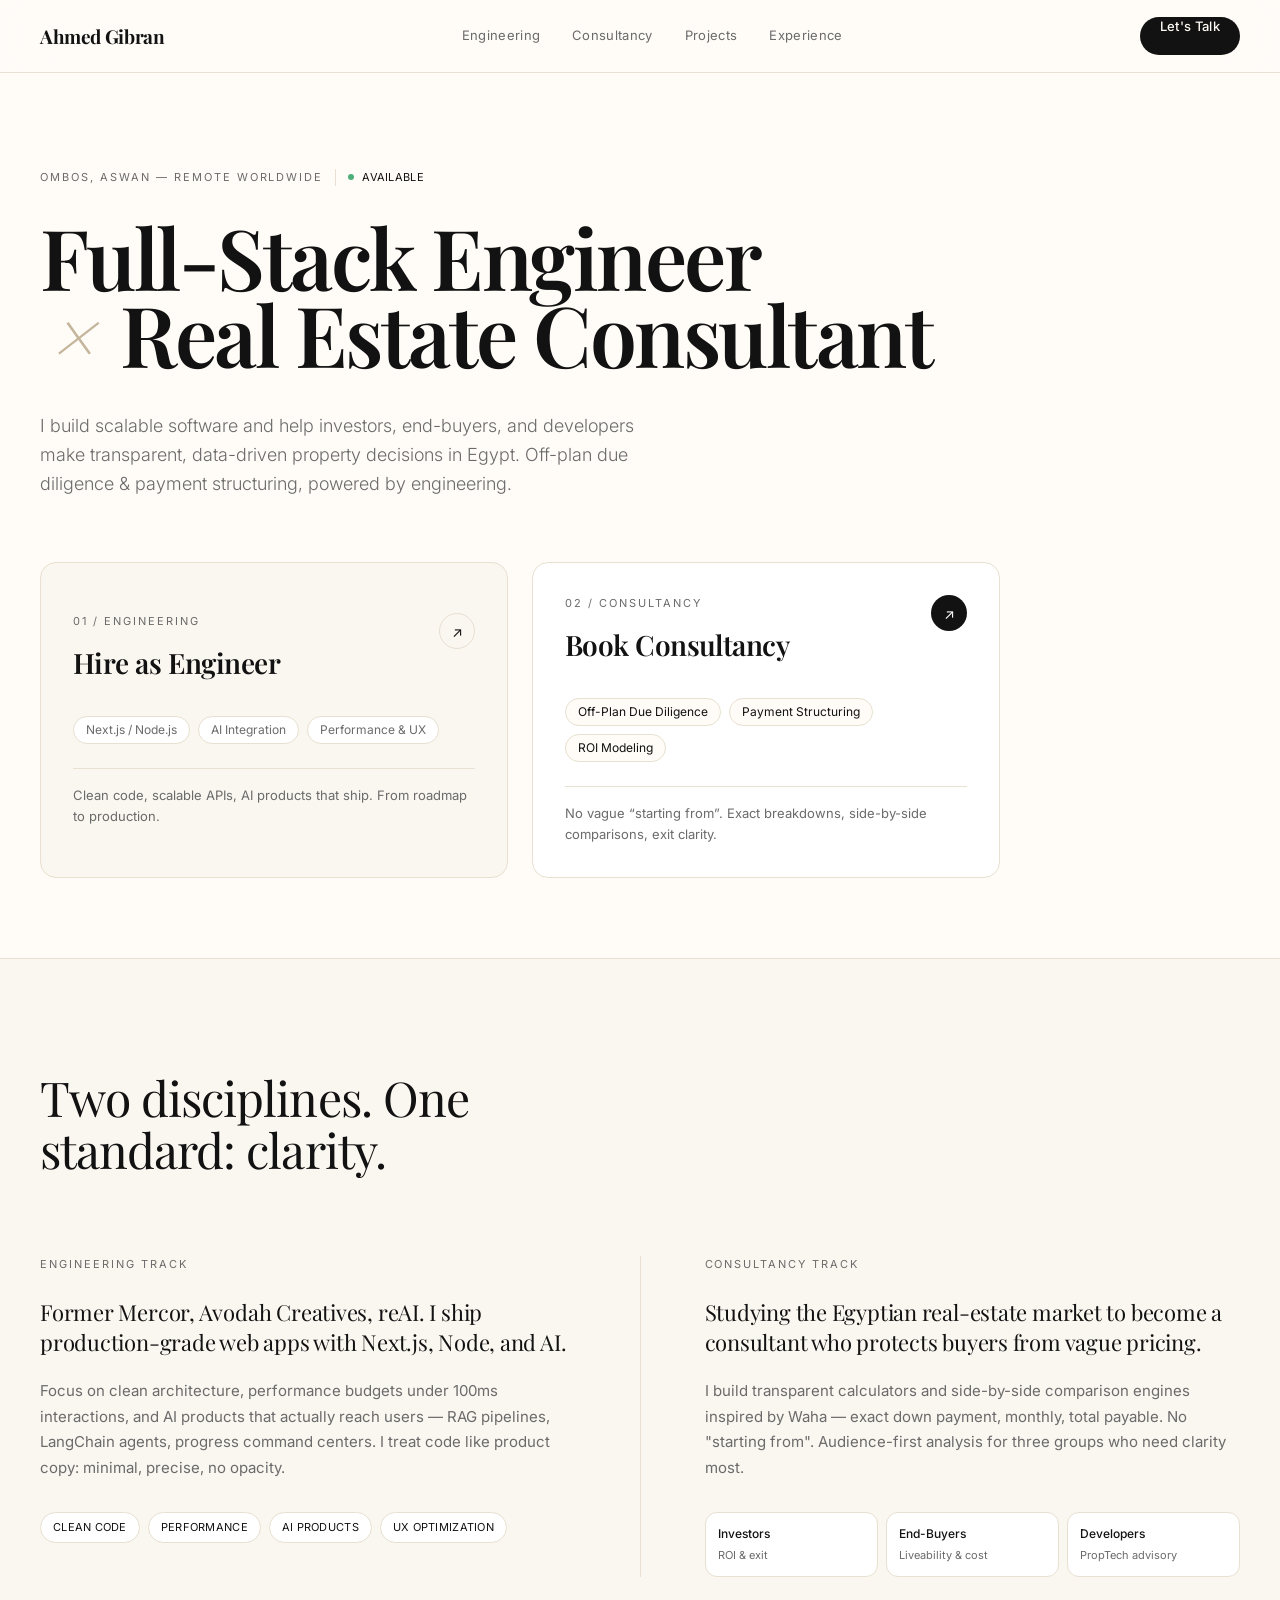
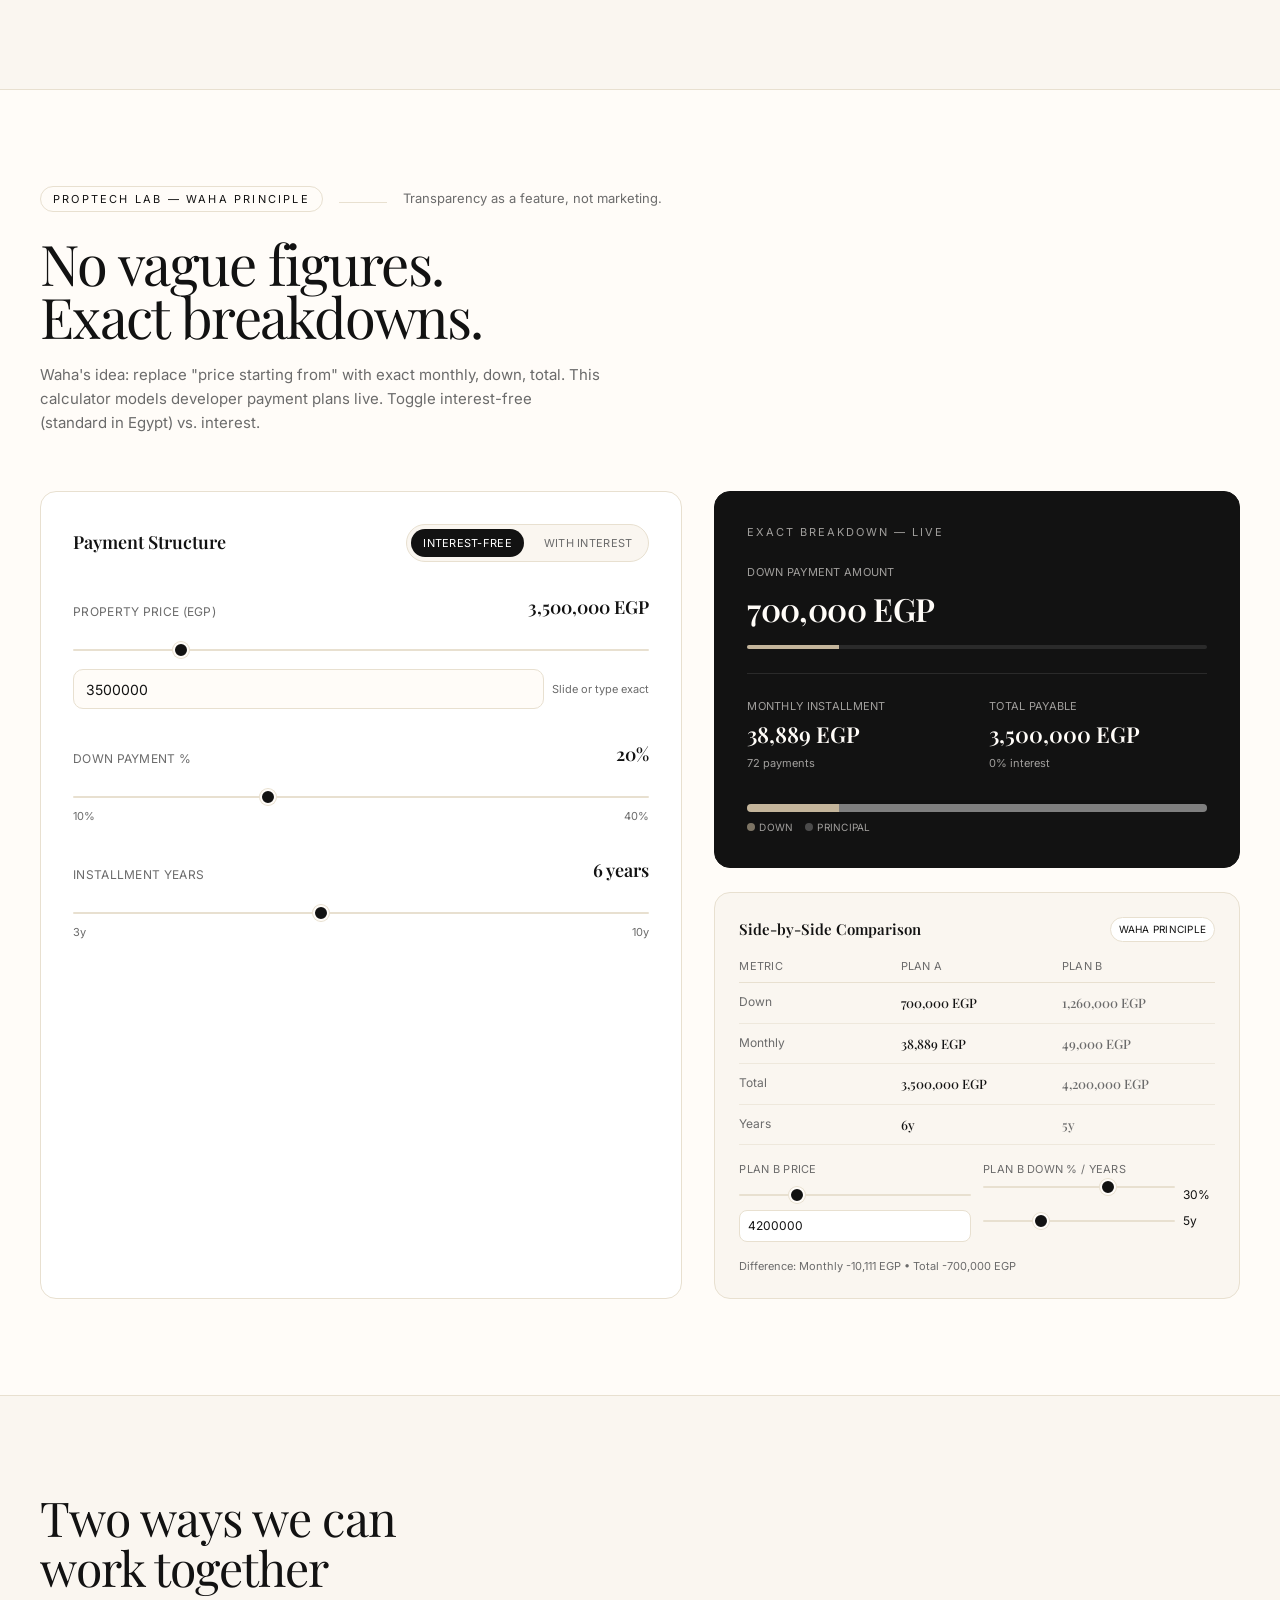
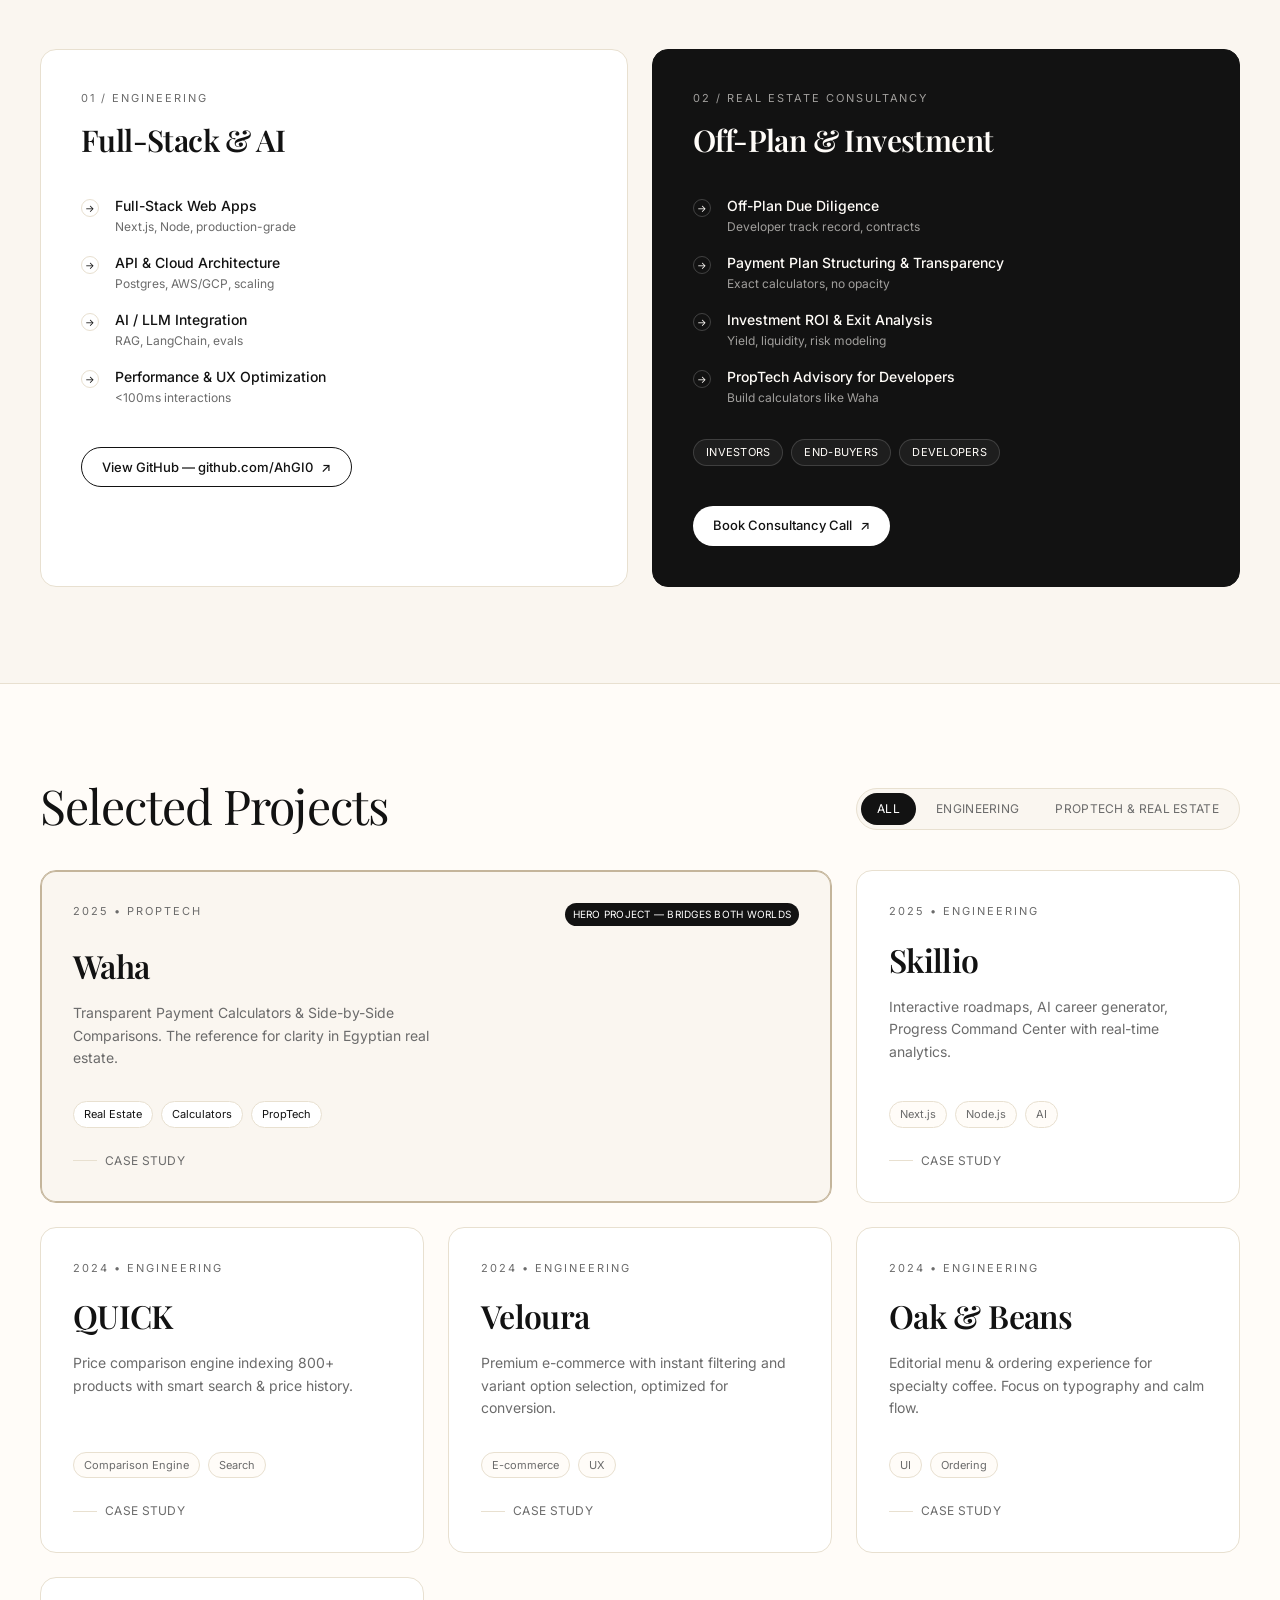
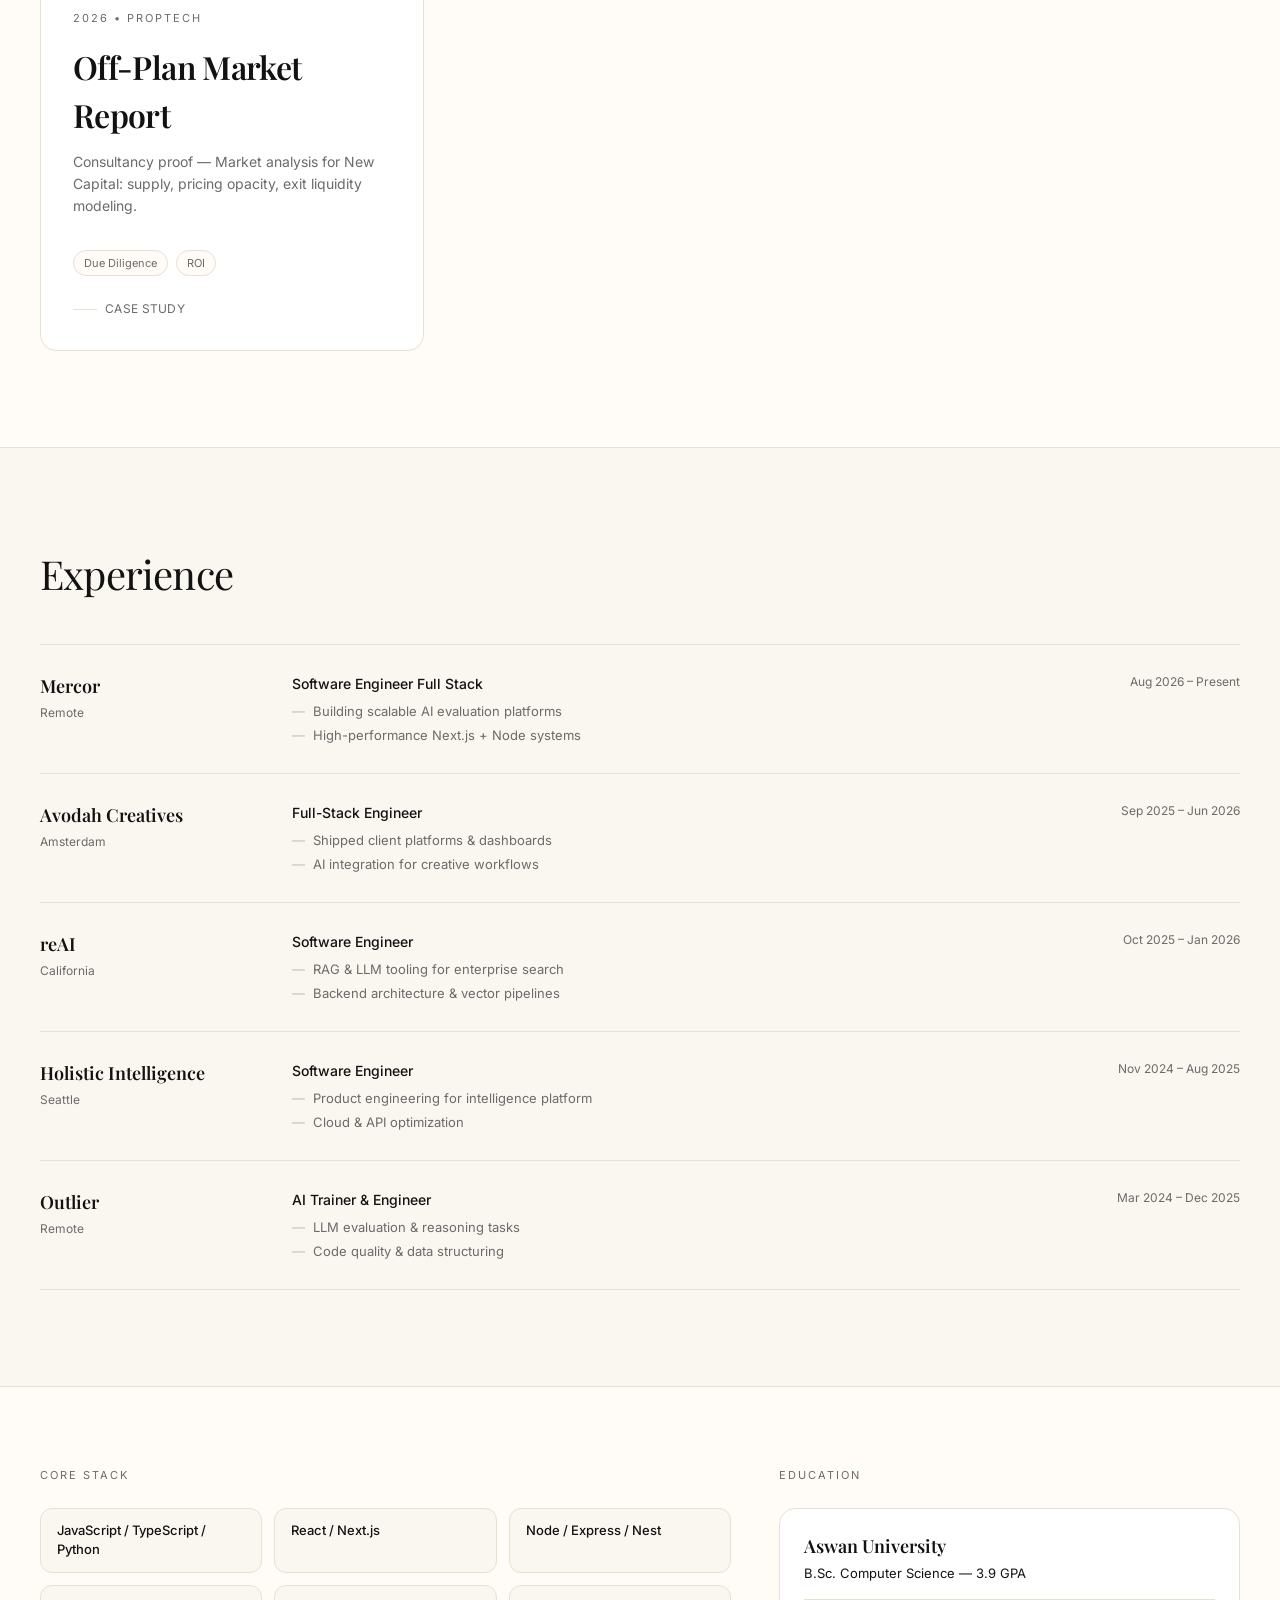
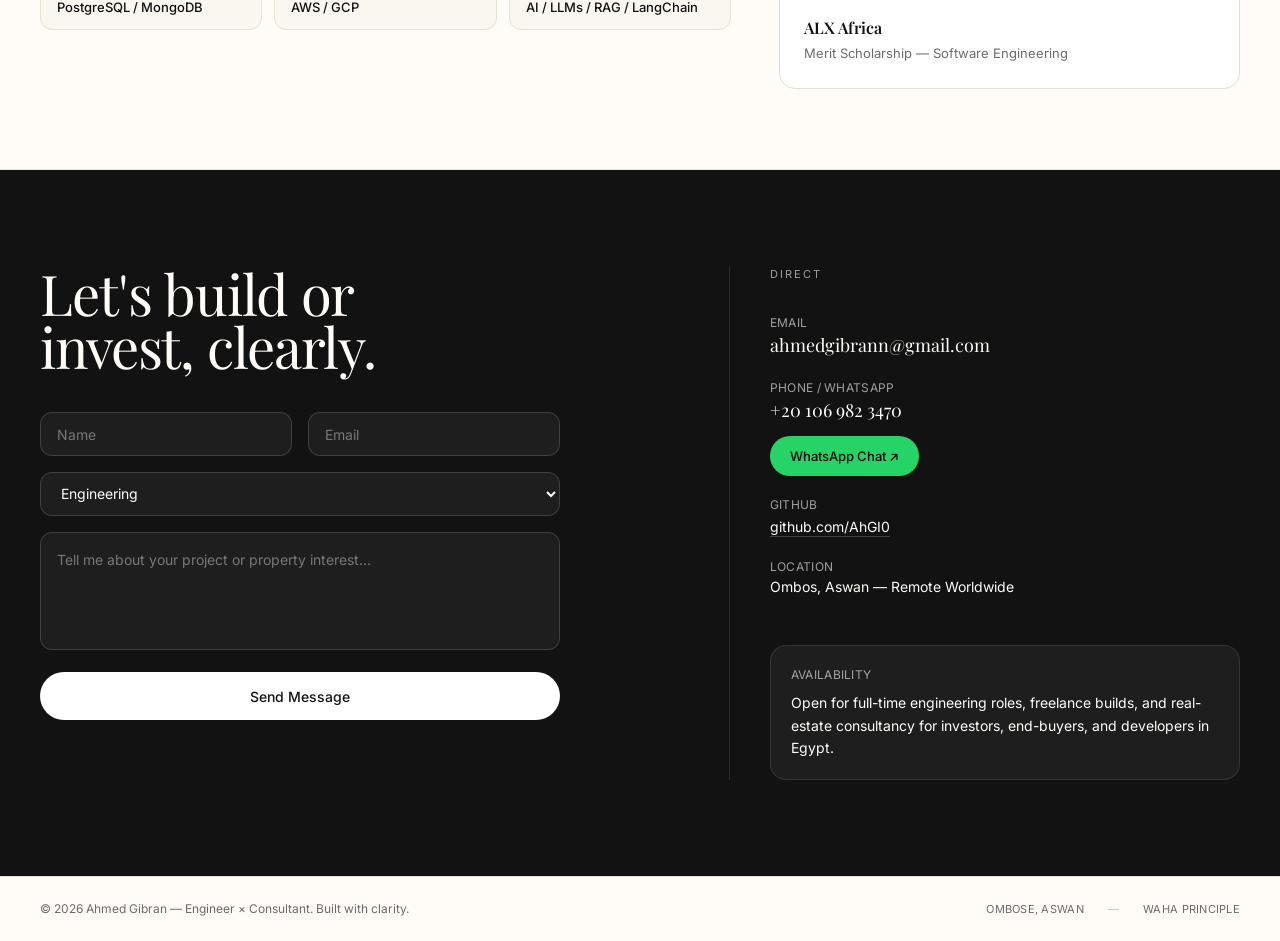
<file: Ahmed.html>
<!DOCTYPE html>
<html lang="en">
<head>
  <meta charset="UTF-8">
  <meta name="viewport" content="width=device-width, initial-scale=1">
  <title>React Artifact</title>
  <style>*,:after,:before{--tw-border-spacing-x:0;--tw-border-spacing-y:0;--tw-translate-x:0;--tw-translate-y:0;--tw-rotate:0;--tw-skew-x:0;--tw-skew-y:0;--tw-scale-x:1;--tw-scale-y:1;--tw-pan-x: ;--tw-pan-y: ;--tw-pinch-zoom: ;--tw-scroll-snap-strictness:proximity;--tw-gradient-from-position: ;--tw-gradient-via-position: ;--tw-gradient-to-position: ;--tw-ordinal: ;--tw-slashed-zero: ;--tw-numeric-figure: ;--tw-numeric-spacing: ;--tw-numeric-fraction: ;--tw-ring-inset: ;--tw-ring-offset-width:0px;--tw-ring-offset-color:#fff;--tw-ring-color:rgba(59,130,246,.5);--tw-ring-offset-shadow:0 0 #0000;--tw-ring-shadow:0 0 #0000;--tw-shadow:0 0 #0000;--tw-shadow-colored:0 0 #0000;--tw-blur: ;--tw-brightness: ;--tw-contrast: ;--tw-grayscale: ;--tw-hue-rotate: ;--tw-invert: ;--tw-saturate: ;--tw-sepia: ;--tw-drop-shadow: ;--tw-backdrop-blur: ;--tw-backdrop-brightness: ;--tw-backdrop-contrast: ;--tw-backdrop-grayscale: ;--tw-backdrop-hue-rotate: ;--tw-backdrop-invert: ;--tw-backdrop-opacity: ;--tw-backdrop-saturate: ;--tw-backdrop-sepia: ;--tw-contain-size: ;--tw-contain-layout: ;--tw-contain-paint: ;--tw-contain-style: }::backdrop{--tw-border-spacing-x:0;--tw-border-spacing-y:0;--tw-translate-x:0;--tw-translate-y:0;--tw-rotate:0;--tw-skew-x:0;--tw-skew-y:0;--tw-scale-x:1;--tw-scale-y:1;--tw-pan-x: ;--tw-pan-y: ;--tw-pinch-zoom: ;--tw-scroll-snap-strictness:proximity;--tw-gradient-from-position: ;--tw-gradient-via-position: ;--tw-gradient-to-position: ;--tw-ordinal: ;--tw-slashed-zero: ;--tw-numeric-figure: ;--tw-numeric-spacing: ;--tw-numeric-fraction: ;--tw-ring-inset: ;--tw-ring-offset-width:0px;--tw-ring-offset-color:#fff;--tw-ring-color:rgba(59,130,246,.5);--tw-ring-offset-shadow:0 0 #0000;--tw-ring-shadow:0 0 #0000;--tw-shadow:0 0 #0000;--tw-shadow-colored:0 0 #0000;--tw-blur: ;--tw-brightness: ;--tw-contrast: ;--tw-grayscale: ;--tw-hue-rotate: ;--tw-invert: ;--tw-saturate: ;--tw-sepia: ;--tw-drop-shadow: ;--tw-backdrop-blur: ;--tw-backdrop-brightness: ;--tw-backdrop-contrast: ;--tw-backdrop-grayscale: ;--tw-backdrop-hue-rotate: ;--tw-backdrop-invert: ;--tw-backdrop-opacity: ;--tw-backdrop-saturate: ;--tw-backdrop-sepia: ;--tw-contain-size: ;--tw-contain-layout: ;--tw-contain-paint: ;--tw-contain-style: }/*! tailwindcss v3.4.18 | MIT License | https://tailwindcss.com*/*,:after,:before{box-sizing:border-box;border:0 solid #e5e7eb}:after,:before{--tw-content:""}:host,html{line-height:1.5;-webkit-text-size-adjust:100%;-moz-tab-size:4;-o-tab-size:4;tab-size:4;font-family:ui-sans-serif,system-ui,sans-serif,Apple Color Emoji,Segoe UI Emoji,Segoe UI Symbol,Noto Color Emoji;font-feature-settings:normal;font-variation-settings:normal;-webkit-tap-highlight-color:transparent}body{line-height:inherit}hr{height:0;color:inherit;border-top-width:1px}abbr:where([title]){-webkit-text-decoration:underline dotted;text-decoration:underline dotted}h1,h2,h3,h4,h5,h6{font-size:inherit;font-weight:inherit}a{color:inherit;text-decoration:inherit}b,strong{font-weight:bolder}code,kbd,pre,samp{font-family:ui-monospace,SFMono-Regular,Menlo,Monaco,Consolas,Liberation Mono,Courier New,monospace;font-feature-settings:normal;font-variation-settings:normal;font-size:1em}small{font-size:80%}sub,sup{font-size:75%;line-height:0;position:relative;vertical-align:baseline}sub{bottom:-.25em}sup{top:-.5em}table{text-indent:0;border-color:inherit;border-collapse:collapse}button,input,optgroup,select,textarea{font-family:inherit;font-feature-settings:inherit;font-variation-settings:inherit;font-size:100%;font-weight:inherit;line-height:inherit;letter-spacing:inherit;color:inherit;margin:0;padding:0}button,select{text-transform:none}button,input:where([type=button]),input:where([type=reset]),input:where([type=submit]){-webkit-appearance:button;background-color:transparent;background-image:none}:-moz-focusring{outline:auto}:-moz-ui-invalid{box-shadow:none}progress{vertical-align:baseline}::-webkit-inner-spin-button,::-webkit-outer-spin-button{height:auto}[type=search]{-webkit-appearance:textfield;outline-offset:-2px}::-webkit-search-decoration{-webkit-appearance:none}::-webkit-file-upload-button{-webkit-appearance:button;font:inherit}summary{display:list-item}blockquote,dd,dl,figure,h1,h2,h3,h4,h5,h6,hr,p,pre{margin:0}fieldset{margin:0}fieldset,legend{padding:0}menu,ol,ul{list-style:none;margin:0;padding:0}dialog{padding:0}textarea{resize:vertical}input::-moz-placeholder,textarea::-moz-placeholder{opacity:1;color:#9ca3af}input::placeholder,textarea::placeholder{opacity:1;color:#9ca3af}[role=button],button{cursor:pointer}:disabled{cursor:default}audio,canvas,embed,iframe,img,object,svg,video{display:block;vertical-align:middle}img,video{max-width:100%;height:auto}[hidden]:where(:not([hidden=until-found])){display:none}.sticky{position:sticky}.top-0{top:0}.z-50{z-index:50}.mx-2{margin-left:.5rem;margin-right:.5rem}.mx-auto{margin-left:auto;margin-right:auto}.mb-3{margin-bottom:.75rem}.mb-4{margin-bottom:1rem}.mb-6{margin-bottom:1.5rem}.mb-8{margin-bottom:2rem}.mt-0\.5{margin-top:.125rem}.mt-1{margin-top:.25rem}.mt-10{margin-top:2.5rem}.mt-12{margin-top:3rem}.mt-2{margin-top:.5rem}.mt-3{margin-top:.75rem}.mt-4{margin-top:1rem}.mt-5{margin-top:1.25rem}.mt-6{margin-top:1.5rem}.mt-8{margin-top:2rem}.block{display:block}.inline-block{display:inline-block}.flex{display:flex}.inline-flex{display:inline-flex}.grid{display:grid}.hidden{display:none}.h-10{height:2.5rem}.h-2{height:.5rem}.h-8{height:2rem}.h-9{height:2.25rem}.h-\[18px\]{height:18px}.h-\[1px\]{height:1px}.h-\[32px\]{height:32px}.h-\[38px\]{height:38px}.h-\[40px\]{height:40px}.h-\[44px\]{height:44px}.h-\[48px\]{height:48px}.h-\[4px\]{height:4px}.h-\[64px\]{height:64px}.h-\[6px\]{height:6px}.h-\[72px\]{height:72px}.h-\[8px\]{height:8px}.h-full{height:100%}.min-h-screen{min-height:100vh}.w-12{width:3rem}.w-2{width:.5rem}.w-4{width:1rem}.w-6{width:1.5rem}.w-8{width:2rem}.w-9{width:2.25rem}.w-\[18px\]{width:18px}.w-\[1px\]{width:1px}.w-\[6px\]{width:6px}.w-full{width:100%}.max-w-\[10ch\]{max-width:10ch}.max-w-\[1280px\]{max-width:1280px}.max-w-\[18ch\]{max-width:18ch}.max-w-\[44ch\]{max-width:44ch}.max-w-\[520px\]{max-width:520px}.max-w-\[560px\]{max-width:560px}.max-w-\[620px\]{max-width:620px}.max-w-\[960px\]{max-width:960px}.flex-1{flex:1 1 0%}.transform{transform:translate(var(--tw-translate-x),var(--tw-translate-y)) rotate(var(--tw-rotate)) skewX(var(--tw-skew-x)) skewY(var(--tw-skew-y)) scaleX(var(--tw-scale-x)) scaleY(var(--tw-scale-y))}@keyframes pulse{50%{opacity:.5}}.animate-pulse{animation:pulse 2s cubic-bezier(.4,0,.6,1) infinite}.resize-none{resize:none}.auto-rows-\[minmax\(280px\2c auto\)\]{grid-auto-rows:minmax(280px,auto)}.grid-cols-1{grid-template-columns:repeat(1,minmax(0,1fr))}.grid-cols-2{grid-template-columns:repeat(2,minmax(0,1fr))}.grid-cols-\[1fr_1fr_1fr\]{grid-template-columns:1fr 1fr 1fr}.flex-col{flex-direction:column}.flex-wrap{flex-wrap:wrap}.place-items-center{place-items:center}.items-start{align-items:flex-start}.items-end{align-items:flex-end}.items-center{align-items:center}.items-baseline{align-items:baseline}.justify-between{justify-content:space-between}.gap-1{gap:.25rem}.gap-10{gap:2.5rem}.gap-12{gap:3rem}.gap-2{gap:.5rem}.gap-3{gap:.75rem}.gap-4{gap:1rem}.gap-6{gap:1.5rem}.gap-8{gap:2rem}.space-y-1>:not([hidden])~:not([hidden]){--tw-space-y-reverse:0;margin-top:calc(.25rem*(1 - var(--tw-space-y-reverse)));margin-bottom:calc(.25rem*var(--tw-space-y-reverse))}.space-y-2>:not([hidden])~:not([hidden]){--tw-space-y-reverse:0;margin-top:calc(.5rem*(1 - var(--tw-space-y-reverse)));margin-bottom:calc(.5rem*var(--tw-space-y-reverse))}.space-y-4>:not([hidden])~:not([hidden]){--tw-space-y-reverse:0;margin-top:calc(1rem*(1 - var(--tw-space-y-reverse)));margin-bottom:calc(1rem*var(--tw-space-y-reverse))}.space-y-5>:not([hidden])~:not([hidden]){--tw-space-y-reverse:0;margin-top:calc(1.25rem*(1 - var(--tw-space-y-reverse)));margin-bottom:calc(1.25rem*var(--tw-space-y-reverse))}.space-y-6>:not([hidden])~:not([hidden]){--tw-space-y-reverse:0;margin-top:calc(1.5rem*(1 - var(--tw-space-y-reverse)));margin-bottom:calc(1.5rem*var(--tw-space-y-reverse))}.space-y-8>:not([hidden])~:not([hidden]){--tw-space-y-reverse:0;margin-top:calc(2rem*(1 - var(--tw-space-y-reverse)));margin-bottom:calc(2rem*var(--tw-space-y-reverse))}.self-center{align-self:center}.self-stretch{align-self:stretch}.overflow-hidden{overflow:hidden}.whitespace-pre-wrap{white-space:pre-wrap}.rounded-\[10px\]{border-radius:10px}.rounded-\[12px\]{border-radius:12px}.rounded-\[16px\]{border-radius:16px}.rounded-\[8px\]{border-radius:8px}.rounded-full{border-radius:9999px}.border{border-width:1px}.border-b{border-bottom-width:1px}.border-l{border-left-width:1px}.border-t{border-top-width:1px}.border-\[\#121212\]{--tw-border-opacity:1;border-color:rgb(18 18 18/var(--tw-border-opacity,1))}.border-\[\#C4B59B\]{--tw-border-opacity:1;border-color:rgb(196 181 155/var(--tw-border-opacity,1))}.border-\[\#E8E0D0\]{--tw-border-opacity:1;border-color:rgb(232 224 208/var(--tw-border-opacity,1))}.border-\[\#E8E0D0\]\/60{border-color:hsla(40,34%,86%,.6)}.border-white\/10{border-color:hsla(0,0%,100%,.1)}.border-white\/15{border-color:hsla(0,0%,100%,.15)}.border-white\/20{border-color:hsla(0,0%,100%,.2)}.bg-\[\#121212\]{--tw-bg-opacity:1;background-color:rgb(18 18 18/var(--tw-bg-opacity,1))}.bg-\[\#25D366\]{--tw-bg-opacity:1;background-color:rgb(37 211 102/var(--tw-bg-opacity,1))}.bg-\[\#4CAF7A\]{--tw-bg-opacity:1;background-color:rgb(76 175 122/var(--tw-bg-opacity,1))}.bg-\[\#C4B59B\]{--tw-bg-opacity:1;background-color:rgb(196 181 155/var(--tw-bg-opacity,1))}.bg-\[\#E8E0D0\]{--tw-bg-opacity:1;background-color:rgb(232 224 208/var(--tw-bg-opacity,1))}.bg-\[\#FAF6F0\]{--tw-bg-opacity:1;background-color:rgb(250 246 240/var(--tw-bg-opacity,1))}.bg-\[\#FFFCF8\]{--tw-bg-opacity:1;background-color:rgb(255 252 248/var(--tw-bg-opacity,1))}.bg-\[\#FFFCF8\]\/80{background-color:rgba(255,252,248,.8)}.bg-black\/30{background-color:rgba(0,0,0,.3)}.bg-white{--tw-bg-opacity:1;background-color:rgb(255 255 255/var(--tw-bg-opacity,1))}.bg-white\/10{background-color:hsla(0,0%,100%,.1)}.bg-white\/40{background-color:hsla(0,0%,100%,.4)}.bg-white\/5{background-color:hsla(0,0%,100%,.05)}.p-1{padding:.25rem}.p-3{padding:.75rem}.p-4{padding:1rem}.p-5{padding:1.25rem}.p-6{padding:1.5rem}.p-7{padding:1.75rem}.px-2{padding-left:.5rem;padding-right:.5rem}.px-2\.5{padding-left:.625rem;padding-right:.625rem}.px-3{padding-left:.75rem;padding-right:.75rem}.px-4{padding-left:1rem;padding-right:1rem}.px-5{padding-left:1.25rem;padding-right:1.25rem}.px-6{padding-left:1.5rem;padding-right:1.5rem}.py-1{padding-top:.25rem;padding-bottom:.25rem}.py-1\.5{padding-top:.375rem;padding-bottom:.375rem}.py-16{padding-top:4rem;padding-bottom:4rem}.py-2\.5{padding-top:.625rem;padding-bottom:.625rem}.py-3{padding-top:.75rem;padding-bottom:.75rem}.py-6{padding-top:1.5rem;padding-bottom:1.5rem}.py-7{padding-top:1.75rem;padding-bottom:1.75rem}.pb-12{padding-bottom:3rem}.pb-2{padding-bottom:.5rem}.pl-3{padding-left:.75rem}.pt-14{padding-top:3.5rem}.pt-6{padding-top:1.5rem}.text-left{text-align:left}.text-\[10px\]{font-size:10px}.text-\[11px\]{font-size:11px}.text-\[12px\]{font-size:12px}.text-\[13px\]{font-size:13px}.text-\[14px\]{font-size:14px}.text-\[15px\]{font-size:15px}.text-\[16px\]{font-size:16px}.text-\[18px\]{font-size:18px}.text-\[19px\]{font-size:19px}.text-\[20px\]{font-size:20px}.text-\[22px\]{font-size:22px}.text-\[24px\]{font-size:24px}.text-\[26px\]{font-size:26px}.text-\[28px\]{font-size:28px}.text-\[32px\]{font-size:32px}.text-\[34px\]{font-size:34px}.text-\[36px\]{font-size:36px}.text-\[42px\]{font-size:42px}.font-\[300\]{font-weight:300}.font-\[400\]{font-weight:400}.font-\[600\]{font-weight:600}.font-bold{font-weight:700}.font-medium{font-weight:500}.font-semibold{font-weight:600}.uppercase{text-transform:uppercase}.italic{font-style:italic}.leading-\[0\.92\]{line-height:.92}.leading-\[0\.95\]{line-height:.95}.leading-\[1\.05\]{line-height:1.05}.leading-\[1\.1\]{line-height:1.1}.leading-\[1\.4\]{line-height:1.4}.leading-\[1\.5\]{line-height:1.5}.leading-\[1\.6\]{line-height:1.6}.leading-\[1\.7\]{line-height:1.7}.tracking-\[-0\.01em\]{letter-spacing:-.01em}.tracking-\[-0\.02em\]{letter-spacing:-.02em}.tracking-\[-0\.03em\]{letter-spacing:-.03em}.tracking-\[0\.18em\]{letter-spacing:.18em}.tracking-\[0\.2em\]{letter-spacing:.2em}.tracking-wide{letter-spacing:.025em}.text-\[\#121212\]{--tw-text-opacity:1;color:rgb(18 18 18/var(--tw-text-opacity,1))}.text-\[\#6B6B6B\]{--tw-text-opacity:1;color:rgb(107 107 107/var(--tw-text-opacity,1))}.text-\[\#C4B59B\]{--tw-text-opacity:1;color:rgb(196 181 155/var(--tw-text-opacity,1))}.text-\[\#FFFCF8\]{--tw-text-opacity:1;color:rgb(255 252 248/var(--tw-text-opacity,1))}.text-\[\#ffb3b3\]{--tw-text-opacity:1;color:rgb(255 179 179/var(--tw-text-opacity,1))}.text-black{--tw-text-opacity:1;color:rgb(0 0 0/var(--tw-text-opacity,1))}.text-white{--tw-text-opacity:1;color:rgb(255 255 255/var(--tw-text-opacity,1))}.underline{text-decoration-line:underline}.decoration-white\/20{text-decoration-color:hsla(0,0%,100%,.2)}.underline-offset-4{text-underline-offset:4px}.antialiased{-webkit-font-smoothing:antialiased;-moz-osx-font-smoothing:grayscale}.opacity-40{opacity:.4}.opacity-60{opacity:.6}.shadow-\[0_0_0_1px_\#C4B59B_inset\]{--tw-shadow:0 0 0 1px #c4b59b inset;--tw-shadow-colored:inset 0 0 0 1px var(--tw-shadow-color)}.shadow-\[0_0_0_1px_\#C4B59B_inset\],.shadow-\[0_5px_0_\#121212\2c 0_-5px_0_\#121212\]{box-shadow:var(--tw-ring-offset-shadow,0 0 #0000),var(--tw-ring-shadow,0 0 #0000),var(--tw-shadow)}.shadow-\[0_5px_0_\#121212\2c 0_-5px_0_\#121212\]{--tw-shadow:0 5px 0 #121212,0 -5px 0 #121212;--tw-shadow-colored:0 5px 0 var(--tw-shadow-color),0 -5px 0 var(--tw-shadow-color)}.outline-none{outline:2px solid transparent;outline-offset:2px}.outline{outline-style:solid}.filter{filter:var(--tw-blur) var(--tw-brightness) var(--tw-contrast) var(--tw-grayscale) var(--tw-hue-rotate) var(--tw-invert) var(--tw-saturate) var(--tw-sepia) var(--tw-drop-shadow)}.backdrop-blur-xl{--tw-backdrop-blur:blur(24px);backdrop-filter:var(--tw-backdrop-blur) var(--tw-backdrop-brightness) var(--tw-backdrop-contrast) var(--tw-backdrop-grayscale) var(--tw-backdrop-hue-rotate) var(--tw-backdrop-invert) var(--tw-backdrop-opacity) var(--tw-backdrop-saturate) var(--tw-backdrop-sepia)}.transition{transition-property:color,background-color,border-color,text-decoration-color,fill,stroke,opacity,box-shadow,transform,filter,backdrop-filter;transition-timing-function:cubic-bezier(.4,0,.2,1);transition-duration:.15s}.transition-all{transition-property:all;transition-timing-function:cubic-bezier(.4,0,.2,1);transition-duration:.15s}.transition-colors{transition-property:color,background-color,border-color,text-decoration-color,fill,stroke;transition-timing-function:cubic-bezier(.4,0,.2,1);transition-duration:.15s}#root,body,html{min-height:100%}body{margin:0;font-family:Inter,ui-sans-serif,system-ui,-apple-system,BlinkMacSystemFont,Segoe UI,sans-serif}[role=button]:not([aria-disabled=true]),button:not(:disabled),label[for],select:not(:disabled),summary{cursor:pointer}.selection\:bg-\[\#C4B59B\]\/30 ::-moz-selection{background-color:hsla(38,26%,69%,.3)}.selection\:bg-\[\#C4B59B\]\/30 ::selection{background-color:hsla(38,26%,69%,.3)}.selection\:bg-\[\#C4B59B\]\/30::-moz-selection{background-color:hsla(38,26%,69%,.3)}.selection\:bg-\[\#C4B59B\]\/30::selection{background-color:hsla(38,26%,69%,.3)}.placeholder\:text-white\/40::-moz-placeholder{color:hsla(0,0%,100%,.4)}.placeholder\:text-white\/40::placeholder{color:hsla(0,0%,100%,.4)}.hover\:-translate-y-\[2px\]:hover{--tw-translate-y:-2px;transform:translate(var(--tw-translate-x),var(--tw-translate-y)) rotate(var(--tw-rotate)) skewX(var(--tw-skew-x)) skewY(var(--tw-skew-y)) scaleX(var(--tw-scale-x)) scaleY(var(--tw-scale-y))}.hover\:border-\[\#121212\]:hover{--tw-border-opacity:1;border-color:rgb(18 18 18/var(--tw-border-opacity,1))}.hover\:border-\[\#C4B59B\]:hover{--tw-border-opacity:1;border-color:rgb(196 181 155/var(--tw-border-opacity,1))}.hover\:bg-\[\#121212\]:hover{--tw-bg-opacity:1;background-color:rgb(18 18 18/var(--tw-bg-opacity,1))}.hover\:bg-\[\#C4B59B\]:hover{--tw-bg-opacity:1;background-color:rgb(196 181 155/var(--tw-bg-opacity,1))}.hover\:bg-black:hover{--tw-bg-opacity:1;background-color:rgb(0 0 0/var(--tw-bg-opacity,1))}.hover\:bg-white\/60:hover{background-color:hsla(0,0%,100%,.6)}.hover\:text-\[\#121212\]:hover{--tw-text-opacity:1;color:rgb(18 18 18/var(--tw-text-opacity,1))}.hover\:text-\[\#C4B59B\]:hover{--tw-text-opacity:1;color:rgb(196 181 155/var(--tw-text-opacity,1))}.hover\:text-white:hover{--tw-text-opacity:1;color:rgb(255 255 255/var(--tw-text-opacity,1))}.hover\:decoration-white:hover{text-decoration-color:#fff}.hover\:shadow-\[0_12px_40px_rgba\(0\2c 0\2c 0\2c 0\.06\)\]:hover{--tw-shadow:0 12px 40px rgba(0,0,0,.06);--tw-shadow-colored:0 12px 40px var(--tw-shadow-color);box-shadow:var(--tw-ring-offset-shadow,0 0 #0000),var(--tw-ring-shadow,0 0 #0000),var(--tw-shadow)}.hover\:brightness-110:hover{--tw-brightness:brightness(1.1);filter:var(--tw-blur) var(--tw-brightness) var(--tw-contrast) var(--tw-grayscale) var(--tw-hue-rotate) var(--tw-invert) var(--tw-saturate) var(--tw-sepia) var(--tw-drop-shadow)}.focus\:border-\[\#121212\]:focus{--tw-border-opacity:1;border-color:rgb(18 18 18/var(--tw-border-opacity,1))}.focus\:border-white\/30:focus{border-color:hsla(0,0%,100%,.3)}.group:hover .group-hover\:border-\[\#121212\]{--tw-border-opacity:1;border-color:rgb(18 18 18/var(--tw-border-opacity,1))}.group:hover .group-hover\:bg-\[\#121212\]{--tw-bg-opacity:1;background-color:rgb(18 18 18/var(--tw-bg-opacity,1))}.group:hover .group-hover\:bg-\[\#C4B59B\]{--tw-bg-opacity:1;background-color:rgb(196 181 155/var(--tw-bg-opacity,1))}.group:hover .group-hover\:text-white{--tw-text-opacity:1;color:rgb(255 255 255/var(--tw-text-opacity,1))}@media (min-width:768px){.md\:col-span-4{grid-column:span 4/span 4}.md\:col-span-8{grid-column:span 8/span 8}.md\:mx-4{margin-left:1rem;margin-right:1rem}.md\:ml-2{margin-left:.5rem}.md\:mt-10{margin-top:2.5rem}.md\:mt-14{margin-top:3.5rem}.md\:mt-16{margin-top:4rem}.md\:mt-20{margin-top:5rem}.md\:block{display:block}.md\:flex{display:flex}.md\:inline-flex{display:inline-flex}.md\:hidden{display:none}.md\:max-w-none{max-width:none}.md\:grid-cols-12{grid-template-columns:repeat(12,minmax(0,1fr))}.md\:grid-cols-2{grid-template-columns:repeat(2,minmax(0,1fr))}.md\:grid-cols-3{grid-template-columns:repeat(3,minmax(0,1fr))}.md\:grid-cols-\[1\.2fr_0\.8fr\]{grid-template-columns:1.2fr .8fr}.md\:grid-cols-\[1fr_1px_1fr\]{grid-template-columns:1fr 1px 1fr}.md\:grid-cols-\[220px_1fr_180px\]{grid-template-columns:220px 1fr 180px}.md\:gap-16{gap:4rem}.md\:gap-6{gap:1.5rem}.md\:gap-8{gap:2rem}.md\:p-10{padding:2.5rem}.md\:p-6{padding:1.5rem}.md\:p-8{padding:2rem}.md\:px-10{padding-left:2.5rem;padding-right:2.5rem}.md\:py-20{padding-top:5rem;padding-bottom:5rem}.md\:py-24{padding-top:6rem;padding-bottom:6rem}.md\:py-28{padding-top:7rem;padding-bottom:7rem}.md\:pb-20{padding-bottom:5rem}.md\:pt-24{padding-top:6rem}.md\:text-right{text-align:right}.md\:text-\[18px\]{font-size:18px}.md\:text-\[22px\]{font-size:22px}.md\:text-\[28px\]{font-size:28px}.md\:text-\[30px\]{font-size:30px}.md\:text-\[32px\]{font-size:32px}.md\:text-\[40px\]{font-size:40px}.md\:text-\[48px\]{font-size:48px}.md\:text-\[56px\]{font-size:56px}.md\:text-\[84px\]{font-size:84px}}@media (min-width:1024px){.lg\:grid-cols-\[1\.1fr_0\.9fr\]{grid-template-columns:1.1fr .9fr}.lg\:border-l{border-left-width:1px}.lg\:pl-10{padding-left:2.5rem}}</style>
</head>
<body>
  <div id="root"></div>
  
  <script type="module">var ad=Object.create;var{getPrototypeOf:sd,defineProperty:Wl,getOwnPropertyNames:cd}=Object;var dd=Object.prototype.hasOwnProperty;var kt=(e,t,n)=>{n=e!=null?ad(sd(e)):{};let r=t||!e||!e.__esModule?Wl(n,"default",{value:e,enumerable:!0}):n;for(let l of cd(e))if(!dd.call(r,l))Wl(r,l,{get:()=>e[l],enumerable:!0});return r};var vr=(e,t)=>()=>(t||e((t={exports:{}}).exports,t),t.exports);var fd=(e,t)=>{for(var n in t)Wl(e,n,{get:t[n],enumerable:!0,configurable:!0,set:(r)=>t[n]=()=>r})};var pd=(e,t)=>()=>(e&&(t=e(e=0)),t);var yn=vr((Bd)=>{var gn=Symbol.for("react.element"),md=Symbol.for("react.portal"),vd=Symbol.for("react.fragment"),hd=Symbol.for("react.strict_mode"),gd=Symbol.for("react.profiler"),yd=Symbol.for("react.provider"),wd=Symbol.for("react.context"),xd=Symbol.for("react.forward_ref"),kd=Symbol.for("react.suspense"),Sd=Symbol.for("react.memo"),Nd=Symbol.for("react.lazy"),pu=Symbol.iterator;function Ed(e){if(e===null||typeof e!=="object")return null;return e=pu&&e[pu]||e["@@iterator"],typeof e==="function"?e:null}var hu={isMounted:function(){return!1},enqueueForceUpdate:function(){},enqueueReplaceState:function(){},enqueueSetState:function(){}},gu=Object.assign,yu={};function Ut(e,t,n){this.props=e,this.context=t,this.refs=yu,this.updater=n||hu}Ut.prototype.isReactComponent={};Ut.prototype.setState=function(e,t){if(typeof e!=="object"&&typeof e!=="function"&&e!=null)throw Error("setState(...): takes an object of state variables to update or a function which returns an object of state variables.");this.updater.enqueueSetState(this,e,t,"setState")};Ut.prototype.forceUpdate=function(e){this.updater.enqueueForceUpdate(this,e,"forceUpdate")};function wu(){}wu.prototype=Ut.prototype;function Hl(e,t,n){this.props=e,this.context=t,this.refs=yu,this.updater=n||hu}var Ql=Hl.prototype=new wu;Ql.constructor=Hl;gu(Ql,Ut.prototype);Ql.isPureReactComponent=!0;var mu=Array.isArray,xu=Object.prototype.hasOwnProperty,Yl={current:null},ku={key:!0,ref:!0,__self:!0,__source:!0};function Su(e,t,n){var r,l={},i=null,o=null;if(t!=null)for(r in t.ref!==void 0&&(o=t.ref),t.key!==void 0&&(i=""+t.key),t)xu.call(t,r)&&!ku.hasOwnProperty(r)&&(l[r]=t[r]);var u=arguments.length-2;if(u===1)l.children=n;else if(1<u){for(var a=Array(u),f=0;f<u;f++)a[f]=arguments[f+2];l.children=a}if(e&&e.defaultProps)for(r in u=e.defaultProps,u)l[r]===void 0&&(l[r]=u[r]);return{$$typeof:gn,type:e,key:i,ref:o,props:l,_owner:Yl.current}}function Cd(e,t){return{$$typeof:gn,type:e.type,key:t,ref:e.ref,props:e.props,_owner:e._owner}}function Kl(e){return typeof e==="object"&&e!==null&&e.$$typeof===gn}function _d(e){var t={"=":"=0",":":"=2"};return"$"+e.replace(/[=:]/g,function(n){return t[n]})}var vu=/\/+/g;function Vl(e,t){return typeof e==="object"&&e!==null&&e.key!=null?_d(""+e.key):t.toString(36)}function gr(e,t,n,r,l){var i=typeof e;if(i==="undefined"||i==="boolean")e=null;var o=!1;if(e===null)o=!0;else switch(i){case"string":case"number":o=!0;break;case"object":switch(e.$$typeof){case gn:case md:o=!0}}if(o)return o=e,l=l(o),e=r===""?"."+Vl(o,0):r,mu(l)?(n="",e!=null&&(n=e.replace(vu,"$&/")+"/"),gr(l,t,n,"",function(f){return f})):l!=null&&(Kl(l)&&(l=Cd(l,n+(!l.key||o&&o.key===l.key?"":(""+l.key).replace(vu,"$&/")+"/")+e)),t.push(l)),1;if(o=0,r=r===""?".":r+":",mu(e))for(var u=0;u<e.length;u++){i=e[u];var a=r+Vl(i,u);o+=gr(i,t,n,a,l)}else if(a=Ed(e),typeof a==="function")for(e=a.call(e),u=0;!(i=e.next()).done;)i=i.value,a=r+Vl(i,u++),o+=gr(i,t,n,a,l);else if(i==="object")throw t=String(e),Error("Objects are not valid as a React child (found: "+(t==="[object Object]"?"object with keys {"+Object.keys(e).join(", ")+"}":t)+"). If you meant to render a collection of children, use an array instead.");return o}function hr(e,t,n){if(e==null)return e;var r=[],l=0;return gr(e,r,"","",function(i){return t.call(n,i,l++)}),r}function Pd(e){if(e._status===-1){var t=e._result;t=t(),t.then(function(n){if(e._status===0||e._status===-1)e._status=1,e._result=n},function(n){if(e._status===0||e._status===-1)e._status=2,e._result=n}),e._status===-1&&(e._status=0,e._result=t)}if(e._status===1)return e._result.default;throw e._result}var oe={current:null},yr={transition:null},Fd={ReactCurrentDispatcher:oe,ReactCurrentBatchConfig:yr,ReactCurrentOwner:Yl};function Nu(){throw Error("act(...) is not supported in production builds of React.")}Bd.Children={map:hr,forEach:function(e,t,n){hr(e,function(){t.apply(this,arguments)},n)},count:function(e){var t=0;return hr(e,function(){t++}),t},toArray:function(e){return hr(e,function(t){return t})||[]},only:function(e){if(!Kl(e))throw Error("React.Children.only expected to receive a single React element child.");return e}};Bd.Component=Ut;Bd.Fragment=vd;Bd.Profiler=gd;Bd.PureComponent=Hl;Bd.StrictMode=hd;Bd.Suspense=kd;Bd.__SECRET_INTERNALS_DO_NOT_USE_OR_YOU_WILL_BE_FIRED=Fd;Bd.act=Nu;Bd.cloneElement=function(e,t,n){if(e===null||e===void 0)throw Error("React.cloneElement(...): The argument must be a React element, but you passed "+e+".");var r=gu({},e.props),l=e.key,i=e.ref,o=e._owner;if(t!=null){if(t.ref!==void 0&&(i=t.ref,o=Yl.current),t.key!==void 0&&(l=""+t.key),e.type&&e.type.defaultProps)var u=e.type.defaultProps;for(a in t)xu.call(t,a)&&!ku.hasOwnProperty(a)&&(r[a]=t[a]===void 0&&u!==void 0?u[a]:t[a])}var a=arguments.length-2;if(a===1)r.children=n;else if(1<a){u=Array(a);for(var f=0;f<a;f++)u[f]=arguments[f+2];r.children=u}return{$$typeof:gn,type:e.type,key:l,ref:i,props:r,_owner:o}};Bd.createContext=function(e){return e={$$typeof:wd,_currentValue:e,_currentValue2:e,_threadCount:0,Provider:null,Consumer:null,_defaultValue:null,_globalName:null},e.Provider={$$typeof:yd,_context:e},e.Consumer=e};Bd.createElement=Su;Bd.createFactory=function(e){var t=Su.bind(null,e);return t.type=e,t};Bd.createRef=function(){return{current:null}};Bd.forwardRef=function(e){return{$$typeof:xd,render:e}};Bd.isValidElement=Kl;Bd.lazy=function(e){return{$$typeof:Nd,_payload:{_status:-1,_result:e},_init:Pd}};Bd.memo=function(e,t){return{$$typeof:Sd,type:e,compare:t===void 0?null:t}};Bd.startTransition=function(e){var t=yr.transition;yr.transition={};try{e()}finally{yr.transition=t}};Bd.unstable_act=Nu;Bd.useCallback=function(e,t){return oe.current.useCallback(e,t)};Bd.useContext=function(e){return oe.current.useContext(e)};Bd.useDebugValue=function(){};Bd.useDeferredValue=function(e){return oe.current.useDeferredValue(e)};Bd.useEffect=function(e,t){return oe.current.useEffect(e,t)};Bd.useId=function(){return oe.current.useId()};Bd.useImperativeHandle=function(e,t,n){return oe.current.useImperativeHandle(e,t,n)};Bd.useInsertionEffect=function(e,t){return oe.current.useInsertionEffect(e,t)};Bd.useLayoutEffect=function(e,t){return oe.current.useLayoutEffect(e,t)};Bd.useMemo=function(e,t){return oe.current.useMemo(e,t)};Bd.useReducer=function(e,t,n){return oe.current.useReducer(e,t,n)};Bd.useRef=function(e){return oe.current.useRef(e)};Bd.useState=function(e){return oe.current.useState(e)};Bd.useSyncExternalStore=function(e,t,n){return oe.current.useSyncExternalStore(e,t,n)};Bd.useTransition=function(){return oe.current.useTransition()};Bd.version="18.3.1"});var zu=vr((mf)=>{function Xl(e,t){var n=e.length;e.push(t);e:for(;0<n;){var r=n-1>>>1,l=e[r];if(0<wr(l,t))e[r]=t,e[n]=l,n=r;else break e}}function Pe(e){return e.length===0?null:e[0]}function Nr(e){if(e.length===0)return null;var t=e[0],n=e.pop();if(n!==t){e[0]=n;e:for(var r=0,l=e.length,i=l>>>1;r<i;){var o=2*(r+1)-1,u=e[o],a=o+1,f=e[a];if(0>wr(u,n))a<l&&0>wr(f,u)?(e[r]=f,e[a]=n,r=a):(e[r]=u,e[o]=n,r=o);else if(a<l&&0>wr(f,n))e[r]=f,e[a]=n,r=a;else break e}}return t}function wr(e,t){var n=e.sortIndex-t.sortIndex;return n!==0?n:e.id-t.id}if(typeof performance==="object"&&typeof performance.now==="function")Zl=performance,mf.unstable_now=function(){return Zl.now()};else xr=Date,Jl=xr.now(),mf.unstable_now=function(){return xr.now()-Jl};var Zl,xr,Jl,Re=[],et=[],pf=1,xe=null,ee=3,Er=!1,St=!1,xn=!1,Cu=typeof setTimeout==="function"?setTimeout:null,_u=typeof clearTimeout==="function"?clearTimeout:null,Eu=typeof setImmediate<"u"?setImmediate:null;typeof navigator<"u"&&navigator.scheduling!==void 0&&navigator.scheduling.isInputPending!==void 0&&navigator.scheduling.isInputPending.bind(navigator.scheduling);function ql(e){for(var t=Pe(et);t!==null;){if(t.callback===null)Nr(et);else if(t.startTime<=e)Nr(et),t.sortIndex=t.expirationTime,Xl(Re,t);else break;t=Pe(et)}}function jl(e){if(xn=!1,ql(e),!St)if(Pe(Re)!==null)St=!0,ti(ei);else{var t=Pe(et);t!==null&&ni(jl,t.startTime-e)}}function ei(e,t){St=!1,xn&&(xn=!1,_u(kn),kn=-1),Er=!0;var n=ee;try{ql(t);for(xe=Pe(Re);xe!==null&&(!(xe.expirationTime>t)||e&&!Bu());){var r=xe.callback;if(typeof r==="function"){xe.callback=null,ee=xe.priorityLevel;var l=r(xe.expirationTime<=t);t=mf.unstable_now(),typeof l==="function"?xe.callback=l:xe===Pe(Re)&&Nr(Re),ql(t)}else Nr(Re);xe=Pe(Re)}if(xe!==null)var i=!0;else{var o=Pe(et);o!==null&&ni(jl,o.startTime-t),i=!1}return i}finally{xe=null,ee=n,Er=!1}}var Cr=!1,kr=null,kn=-1,Pu=5,Fu=-1;function Bu(){return mf.unstable_now()-Fu<Pu?!1:!0}function Gl(){if(kr!==null){var e=mf.unstable_now();Fu=e;var t=!0;try{t=kr(!0,e)}finally{t?wn():(Cr=!1,kr=null)}}else Cr=!1}var wn;if(typeof Eu==="function")wn=function(){Eu(Gl)};else if(typeof MessageChannel<"u")Sr=new MessageChannel,bl=Sr.port2,Sr.port1.onmessage=Gl,wn=function(){bl.postMessage(null)};else wn=function(){Cu(Gl,0)};var Sr,bl;function ti(e){kr=e,Cr||(Cr=!0,wn())}function ni(e,t){kn=Cu(function(){e(mf.unstable_now())},t)}mf.unstable_IdlePriority=5;mf.unstable_ImmediatePriority=1;mf.unstable_LowPriority=4;mf.unstable_NormalPriority=3;mf.unstable_Profiling=null;mf.unstable_UserBlockingPriority=2;mf.unstable_cancelCallback=function(e){e.callback=null};mf.unstable_continueExecution=function(){St||Er||(St=!0,ti(ei))};mf.unstable_forceFrameRate=function(e){0>e||125<e?console.error("forceFrameRate takes a positive int between 0 and 125, forcing frame rates higher than 125 fps is not supported"):Pu=0<e?Math.floor(1000/e):5};mf.unstable_getCurrentPriorityLevel=function(){return ee};mf.unstable_getFirstCallbackNode=function(){return Pe(Re)};mf.unstable_next=function(e){switch(ee){case 1:case 2:case 3:var t=3;break;default:t=ee}var n=ee;ee=t;try{return e()}finally{ee=n}};mf.unstable_pauseExecution=function(){};mf.unstable_requestPaint=function(){};mf.unstable_runWithPriority=function(e,t){switch(e){case 1:case 2:case 3:case 4:case 5:break;default:e=3}var n=ee;ee=e;try{return t()}finally{ee=n}};mf.unstable_scheduleCallback=function(e,t,n){var r=mf.unstable_now();switch(typeof n==="object"&&n!==null?(n=n.delay,n=typeof n==="number"&&0<n?r+n:r):n=r,e){case 1:var l=-1;break;case 2:l=250;break;case 5:l=1073741823;break;case 4:l=1e4;break;default:l=5000}return l=n+l,e={id:pf++,callback:t,priorityLevel:e,startTime:n,expirationTime:l,sortIndex:-1},n>r?(e.sortIndex=n,Xl(et,e),Pe(Re)===null&&e===Pe(et)&&(xn?(_u(kn),kn=-1):xn=!0,ni(jl,n-r))):(e.sortIndex=l,Xl(Re,e),St||Er||(St=!0,ti(ei))),e};mf.unstable_shouldYield=Bu;mf.unstable_wrapCallback=function(e){var t=ee;return function(){var n=ee;ee=t;try{return e.apply(this,arguments)}finally{ee=n}}}});var su={};fd(su,{version:()=>Qc,unstable_renderSubtreeIntoContainer:()=>Hc,unstable_batchedUpdates:()=>Vc,unmountComponentAtNode:()=>Wc,render:()=>$c,hydrateRoot:()=>Uc,hydrate:()=>Ac,flushSync:()=>Oc,findDOMNode:()=>Mc,createRoot:()=>Rc,createPortal:()=>Dc,__SECRET_INTERNALS_DO_NOT_USE_OR_YOU_WILL_BE_FIRED:()=>Lc});function x(e){for(var t="https://reactjs.org/docs/error-decoder.html?invariant="+e,n=1;n<arguments.length;n++)t+="&args[]="+encodeURIComponent(arguments[n]);return"Minified React error #"+e+"; visit "+t+" for the full message or use the non-minified dev environment for full errors and additional helpful warnings."}function Mt(e,t){an(e,t),an(e+"Capture",t)}function an(e,t){Kn[e]=t;for(e=0;e<t.length;e++)Ma.add(t[e])}function Df(e){if(Ei.call(Iu,e))return!0;if(Ei.call(Tu,e))return!1;if(Lf.test(e))return Iu[e]=!0;return Tu[e]=!0,!1}function Rf(e,t,n,r){if(n!==null&&n.type===0)return!1;switch(typeof t){case"function":case"symbol":return!0;case"boolean":if(r)return!1;if(n!==null)return!n.acceptsBooleans;return e=e.toLowerCase().slice(0,5),e!=="data-"&&e!=="aria-";default:return!1}}function Mf(e,t,n,r){if(t===null||typeof t>"u"||Rf(e,t,n,r))return!0;if(r)return!1;if(n!==null)switch(n.type){case 3:return!t;case 4:return t===!1;case 5:return isNaN(t);case 6:return isNaN(t)||1>t}return!1}function se(e,t,n,r,l,i,o){this.acceptsBooleans=t===2||t===3||t===4,this.attributeName=r,this.attributeNamespace=l,this.mustUseProperty=n,this.propertyName=e,this.type=t,this.sanitizeURL=i,this.removeEmptyString=o}function xo(e){return e[1].toUpperCase()}function ko(e,t,n,r){var l=j.hasOwnProperty(t)?j[t]:null;if(l!==null?l.type!==0:r||!(2<t.length)||t[0]!=="o"&&t[0]!=="O"||t[1]!=="n"&&t[1]!=="N")Mf(t,n,l,r)&&(n=null),r||l===null?Df(t)&&(n===null?e.removeAttribute(t):e.setAttribute(t,""+n)):l.mustUseProperty?e[l.propertyName]=n===null?l.type===3?!1:"":n:(t=l.attributeName,r=l.attributeNamespace,n===null?e.removeAttribute(t):(l=l.type,n=l===3||l===4&&n===!0?"":""+n,r?e.setAttributeNS(r,t,n):e.setAttribute(t,n)))}function Sn(e){if(e===null||typeof e!=="object")return null;return e=Lu&&e[Lu]||e["@@iterator"],typeof e==="function"?e:null}function Bn(e){if(ri===void 0)try{throw Error()}catch(n){var t=n.stack.trim().match(/\n( *(at )?)/);ri=t&&t[1]||""}return`
`+ri+e}function ii(e,t){if(!e||li)return"";li=!0;var n=Error.prepareStackTrace;Error.prepareStackTrace=void 0;try{if(t)if(t=function(){throw Error()},Object.defineProperty(t.prototype,"props",{set:function(){throw Error()}}),typeof Reflect==="object"&&Reflect.construct){try{Reflect.construct(t,[])}catch(f){var r=f}Reflect.construct(e,[],t)}else{try{t.call()}catch(f){r=f}e.call(t.prototype)}else{try{throw Error()}catch(f){r=f}e()}}catch(f){if(f&&r&&typeof f.stack==="string"){for(var l=f.stack.split(`
`),i=r.stack.split(`
`),o=l.length-1,u=i.length-1;1<=o&&0<=u&&l[o]!==i[u];)u--;for(;1<=o&&0<=u;o--,u--)if(l[o]!==i[u]){if(o!==1||u!==1)do if(o--,u--,0>u||l[o]!==i[u]){var a=`
`+l[o].replace(" at new "," at ");return e.displayName&&a.includes("<anonymous>")&&(a=a.replace("<anonymous>",e.displayName)),a}while(1<=o&&0<=u);break}}}finally{li=!1,Error.prepareStackTrace=n}return(e=e?e.displayName||e.name:"")?Bn(e):""}function Of(e){switch(e.tag){case 5:return Bn(e.type);case 16:return Bn("Lazy");case 13:return Bn("Suspense");case 19:return Bn("SuspenseList");case 0:case 2:case 15:return e=ii(e.type,!1),e;case 11:return e=ii(e.type.render,!1),e;case 1:return e=ii(e.type,!0),e;default:return""}}function Fi(e){if(e==null)return null;if(typeof e==="function")return e.displayName||e.name||null;if(typeof e==="string")return e;switch(e){case Qt:return"Fragment";case Ht:return"Portal";case Ci:return"Profiler";case So:return"StrictMode";case _i:return"Suspense";case Pi:return"SuspenseList"}if(typeof e==="object")switch(e.$$typeof){case Aa:return(e.displayName||"Context")+".Consumer";case Oa:return(e._context.displayName||"Context")+".Provider";case No:var t=e.render;return e=e.displayName,e||(e=t.displayName||t.name||"",e=e!==""?"ForwardRef("+e+")":"ForwardRef"),e;case Eo:return t=e.displayName||null,t!==null?t:Fi(e.type)||"Memo";case nt:t=e._payload,e=e._init;try{return Fi(e(t))}catch(n){}}return null}function Af(e){var t=e.type;switch(e.tag){case 24:return"Cache";case 9:return(t.displayName||"Context")+".Consumer";case 10:return(t._context.displayName||"Context")+".Provider";case 18:return"DehydratedFragment";case 11:return e=t.render,e=e.displayName||e.name||"",t.displayName||(e!==""?"ForwardRef("+e+")":"ForwardRef");case 7:return"Fragment";case 5:return t;case 4:return"Portal";case 3:return"Root";case 6:return"Text";case 16:return Fi(t);case 8:return t===So?"StrictMode":"Mode";case 22:return"Offscreen";case 12:return"Profiler";case 21:return"Scope";case 13:return"Suspense";case 19:return"SuspenseList";case 25:return"TracingMarker";case 1:case 0:case 17:case 2:case 14:case 15:if(typeof t==="function")return t.displayName||t.name||null;if(typeof t==="string")return t}return null}function ht(e){switch(typeof e){case"boolean":case"number":case"string":case"undefined":return e;case"object":return e;default:return""}}function $a(e){var t=e.type;return(e=e.nodeName)&&e.toLowerCase()==="input"&&(t==="checkbox"||t==="radio")}function Uf(e){var t=$a(e)?"checked":"value",n=Object.getOwnPropertyDescriptor(e.constructor.prototype,t),r=""+e[t];if(!e.hasOwnProperty(t)&&typeof n<"u"&&typeof n.get==="function"&&typeof n.set==="function"){var{get:l,set:i}=n;return Object.defineProperty(e,t,{configurable:!0,get:function(){return l.call(this)},set:function(o){r=""+o,i.call(this,o)}}),Object.defineProperty(e,t,{enumerable:n.enumerable}),{getValue:function(){return r},setValue:function(o){r=""+o},stopTracking:function(){e._valueTracker=null,delete e[t]}}}}function Pr(e){e._valueTracker||(e._valueTracker=Uf(e))}function Wa(e){if(!e)return!1;var t=e._valueTracker;if(!t)return!0;var n=t.getValue(),r="";return e&&(r=$a(e)?e.checked?"true":"false":e.value),e=r,e!==n?(t.setValue(e),!0):!1}function br(e){if(e=e||(typeof document<"u"?document:void 0),typeof e>"u")return null;try{return e.activeElement||e.body}catch(t){return e.body}}function Bi(e,t){var n=t.checked;return $({},t,{defaultChecked:void 0,defaultValue:void 0,value:void 0,checked:n!=null?n:e._wrapperState.initialChecked})}function Du(e,t){var n=t.defaultValue==null?"":t.defaultValue,r=t.checked!=null?t.checked:t.defaultChecked;n=ht(t.value!=null?t.value:n),e._wrapperState={initialChecked:r,initialValue:n,controlled:t.type==="checkbox"||t.type==="radio"?t.checked!=null:t.value!=null}}function Va(e,t){t=t.checked,t!=null&&ko(e,"checked",t,!1)}function zi(e,t){Va(e,t);var n=ht(t.value),r=t.type;if(n!=null)if(r==="number"){if(n===0&&e.value===""||e.value!=n)e.value=""+n}else e.value!==""+n&&(e.value=""+n);else if(r==="submit"||r==="reset"){e.removeAttribute("value");return}t.hasOwnProperty("value")?Ti(e,t.type,n):t.hasOwnProperty("defaultValue")&&Ti(e,t.type,ht(t.defaultValue)),t.checked==null&&t.defaultChecked!=null&&(e.defaultChecked=!!t.defaultChecked)}function Ru(e,t,n){if(t.hasOwnProperty("value")||t.hasOwnProperty("defaultValue")){var r=t.type;if(!(r!=="submit"&&r!=="reset"||t.value!==void 0&&t.value!==null))return;t=""+e._wrapperState.initialValue,n||t===e.value||(e.value=t),e.defaultValue=t}n=e.name,n!==""&&(e.name=""),e.defaultChecked=!!e._wrapperState.initialChecked,n!==""&&(e.name=n)}function Ti(e,t,n){if(t!=="number"||br(e.ownerDocument)!==e)n==null?e.defaultValue=""+e._wrapperState.initialValue:e.defaultValue!==""+n&&(e.defaultValue=""+n)}function tn(e,t,n,r){if(e=e.options,t){t={};for(var l=0;l<n.length;l++)t["$"+n[l]]=!0;for(n=0;n<e.length;n++)l=t.hasOwnProperty("$"+e[n].value),e[n].selected!==l&&(e[n].selected=l),l&&r&&(e[n].defaultSelected=!0)}else{n=""+ht(n),t=null;for(l=0;l<e.length;l++){if(e[l].value===n){e[l].selected=!0,r&&(e[l].defaultSelected=!0);return}t!==null||e[l].disabled||(t=e[l])}t!==null&&(t.selected=!0)}}function Ii(e,t){if(t.dangerouslySetInnerHTML!=null)throw Error(x(91));return $({},t,{value:void 0,defaultValue:void 0,children:""+e._wrapperState.initialValue})}function Mu(e,t){var n=t.value;if(n==null){if(n=t.children,t=t.defaultValue,n!=null){if(t!=null)throw Error(x(92));if(zn(n)){if(1<n.length)throw Error(x(93));n=n[0]}t=n}t==null&&(t=""),n=t}e._wrapperState={initialValue:ht(n)}}function Ha(e,t){var n=ht(t.value),r=ht(t.defaultValue);n!=null&&(n=""+n,n!==e.value&&(e.value=n),t.defaultValue==null&&e.defaultValue!==n&&(e.defaultValue=n)),r!=null&&(e.defaultValue=""+r)}function Ou(e){var t=e.textContent;t===e._wrapperState.initialValue&&t!==""&&t!==null&&(e.value=t)}function Qa(e){switch(e){case"svg":return"http://www.w3.org/2000/svg";case"math":return"http://www.w3.org/1998/Math/MathML";default:return"http://www.w3.org/1999/xhtml"}}function Li(e,t){return e==null||e==="http://www.w3.org/1999/xhtml"?Qa(t):e==="http://www.w3.org/2000/svg"&&t==="foreignObject"?"http://www.w3.org/1999/xhtml":e}function Gn(e,t){if(t){var n=e.firstChild;if(n&&n===e.lastChild&&n.nodeType===3){n.nodeValue=t;return}}e.textContent=t}function Ka(e,t,n){return t==null||typeof t==="boolean"||t===""?"":n||typeof t!=="number"||t===0||On.hasOwnProperty(e)&&On[e]?(""+t).trim():t+"px"}function Ga(e,t){e=e.style;for(var n in t)if(t.hasOwnProperty(n)){var r=n.indexOf("--")===0,l=Ka(n,t[n],r);n==="float"&&(n="cssFloat"),r?e.setProperty(n,l):e[n]=l}}function Di(e,t){if(t){if(Wf[e]&&(t.children!=null||t.dangerouslySetInnerHTML!=null))throw Error(x(137,e));if(t.dangerouslySetInnerHTML!=null){if(t.children!=null)throw Error(x(60));if(typeof t.dangerouslySetInnerHTML!=="object"||!("__html"in t.dangerouslySetInnerHTML))throw Error(x(61))}if(t.style!=null&&typeof t.style!=="object")throw Error(x(62))}}function Ri(e,t){if(e.indexOf("-")===-1)return typeof t.is==="string";switch(e){case"annotation-xml":case"color-profile":case"font-face":case"font-face-src":case"font-face-uri":case"font-face-format":case"font-face-name":case"missing-glyph":return!1;default:return!0}}function Co(e){return e=e.target||e.srcElement||window,e.correspondingUseElement&&(e=e.correspondingUseElement),e.nodeType===3?e.parentNode:e}function Au(e){if(e=dr(e)){if(typeof Oi!=="function")throw Error(x(280));var t=e.stateNode;t&&(t=_l(t),Oi(e.stateNode,e.type,t))}}function Xa(e){nn?rn?rn.push(e):rn=[e]:nn=e}function Za(){if(nn){var e=nn,t=rn;if(rn=nn=null,Au(e),t)for(e=0;e<t.length;e++)Au(t[e])}}function Ja(e,t){return e(t)}function qa(){}function ba(e,t,n){if(oi)return e(t,n);oi=!0;try{return Ja(e,t,n)}finally{if(oi=!1,nn!==null||rn!==null)qa(),Za()}}function Xn(e,t){var n=e.stateNode;if(n===null)return null;var r=_l(n);if(r===null)return null;n=r[t];e:switch(t){case"onClick":case"onClickCapture":case"onDoubleClick":case"onDoubleClickCapture":case"onMouseDown":case"onMouseDownCapture":case"onMouseMove":case"onMouseMoveCapture":case"onMouseUp":case"onMouseUpCapture":case"onMouseEnter":(r=!r.disabled)||(e=e.type,r=!(e==="button"||e==="input"||e==="select"||e==="textarea")),e=!r;break e;default:e=!1}if(e)return null;if(n&&typeof n!=="function")throw Error(x(231,t,typeof n));return n}function Vf(e,t,n,r,l,i,o,u,a){var f=Array.prototype.slice.call(arguments,3);try{t.apply(n,f)}catch(v){this.onError(v)}}function Qf(e,t,n,r,l,i,o,u,a){An=!1,jr=null,Vf.apply(Hf,arguments)}function Yf(e,t,n,r,l,i,o,u,a){if(Qf.apply(this,arguments),An){if(An){var f=jr;An=!1,jr=null}else throw Error(x(198));el||(el=!0,Ui=f)}}function Ot(e){var t=e,n=e;if(e.alternate)for(;t.return;)t=t.return;else{e=t;do t=e,(t.flags&4098)!==0&&(n=t.return),e=t.return;while(e)}return t.tag===3?n:null}function ja(e){if(e.tag===13){var t=e.memoizedState;if(t===null&&(e=e.alternate,e!==null&&(t=e.memoizedState)),t!==null)return t.dehydrated}return null}function Uu(e){if(Ot(e)!==e)throw Error(x(188))}function Kf(e){var t=e.alternate;if(!t){if(t=Ot(e),t===null)throw Error(x(188));return t!==e?null:e}for(var n=e,r=t;;){var l=n.return;if(l===null)break;var i=l.alternate;if(i===null){if(r=l.return,r!==null){n=r;continue}break}if(l.child===i.child){for(i=l.child;i;){if(i===n)return Uu(l),e;if(i===r)return Uu(l),t;i=i.sibling}throw Error(x(188))}if(n.return!==r.return)n=l,r=i;else{for(var o=!1,u=l.child;u;){if(u===n){o=!0,n=l,r=i;break}if(u===r){o=!0,r=l,n=i;break}u=u.sibling}if(!o){for(u=i.child;u;){if(u===n){o=!0,n=i,r=l;break}if(u===r){o=!0,r=i,n=l;break}u=u.sibling}if(!o)throw Error(x(189))}}if(n.alternate!==r)throw Error(x(190))}if(n.tag!==3)throw Error(x(188));return n.stateNode.current===n?e:t}function es(e){return e=Kf(e),e!==null?ts(e):null}function ts(e){if(e.tag===5||e.tag===6)return e;for(e=e.child;e!==null;){var t=ts(e);if(t!==null)return t;e=e.sibling}return null}function qf(e){if(Ue&&typeof Ue.onCommitFiberRoot==="function")try{Ue.onCommitFiberRoot(Sl,e,void 0,(e.current.flags&128)===128)}catch(t){}}function ep(e){return e>>>=0,e===0?32:31-(bf(e)/jf|0)|0}function Tn(e){switch(e&-e){case 1:return 1;case 2:return 2;case 4:return 4;case 8:return 8;case 16:return 16;case 32:return 32;case 64:case 128:case 256:case 512:case 1024:case 2048:case 4096:case 8192:case 16384:case 32768:case 65536:case 131072:case 262144:case 524288:case 1048576:case 2097152:return e&4194240;case 4194304:case 8388608:case 16777216:case 33554432:case 67108864:return e&130023424;case 134217728:return 134217728;case 268435456:return 268435456;case 536870912:return 536870912;case 1073741824:return 1073741824;default:return e}}function nl(e,t){var n=e.pendingLanes;if(n===0)return 0;var r=0,l=e.suspendedLanes,i=e.pingedLanes,o=n&268435455;if(o!==0){var u=o&~l;u!==0?r=Tn(u):(i&=o,i!==0&&(r=Tn(i)))}else o=n&~l,o!==0?r=Tn(o):i!==0&&(r=Tn(i));if(r===0)return 0;if(t!==0&&t!==r&&(t&l)===0&&(l=r&-r,i=t&-t,l>=i||l===16&&(i&4194240)!==0))return t;if((r&4)!==0&&(r|=n&16),t=e.entangledLanes,t!==0)for(e=e.entanglements,t&=r;0<t;)n=31-Ie(t),l=1<<n,r|=e[n],t&=~l;return r}function tp(e,t){switch(e){case 1:case 2:case 4:return t+250;case 8:case 16:case 32:case 64:case 128:case 256:case 512:case 1024:case 2048:case 4096:case 8192:case 16384:case 32768:case 65536:case 131072:case 262144:case 524288:case 1048576:case 2097152:return t+5000;case 4194304:case 8388608:case 16777216:case 33554432:case 67108864:return-1;case 134217728:case 268435456:case 536870912:case 1073741824:return-1;default:return-1}}function np(e,t){for(var{suspendedLanes:n,pingedLanes:r,expirationTimes:l,pendingLanes:i}=e;0<i;){var o=31-Ie(i),u=1<<o,a=l[o];if(a===-1){if((u&n)===0||(u&r)!==0)l[o]=tp(u,t)}else a<=t&&(e.expiredLanes|=u);i&=~u}}function $i(e){return e=e.pendingLanes&-1073741825,e!==0?e:e&1073741824?1073741824:0}function is(){var e=Br;return Br<<=1,(Br&4194240)===0&&(Br=64),e}function ui(e){for(var t=[],n=0;31>n;n++)t.push(e);return t}function sr(e,t,n){e.pendingLanes|=t,t!==536870912&&(e.suspendedLanes=0,e.pingedLanes=0),e=e.eventTimes,t=31-Ie(t),e[t]=n}function rp(e,t){var n=e.pendingLanes&~t;e.pendingLanes=t,e.suspendedLanes=0,e.pingedLanes=0,e.expiredLanes&=t,e.mutableReadLanes&=t,e.entangledLanes&=t,t=e.entanglements;var r=e.eventTimes;for(e=e.expirationTimes;0<n;){var l=31-Ie(n),i=1<<l;t[l]=0,r[l]=-1,e[l]=-1,n&=~i}}function Po(e,t){var n=e.entangledLanes|=t;for(e=e.entanglements;n;){var r=31-Ie(n),l=1<<r;l&t|e[r]&t&&(e[r]|=t),n&=~l}}function os(e){return e&=-e,1<e?4<e?(e&268435455)!==0?16:536870912:4:1}function Wu(e,t){switch(e){case"focusin":case"focusout":at=null;break;case"dragenter":case"dragleave":st=null;break;case"mouseover":case"mouseout":ct=null;break;case"pointerover":case"pointerout":Zn.delete(t.pointerId);break;case"gotpointercapture":case"lostpointercapture":Jn.delete(t.pointerId)}}function Nn(e,t,n,r,l,i){if(e===null||e.nativeEvent!==i)return e={blockedOn:t,domEventName:n,eventSystemFlags:r,nativeEvent:i,targetContainers:[l]},t!==null&&(t=dr(t),t!==null&&Fo(t)),e;return e.eventSystemFlags|=r,t=e.targetContainers,l!==null&&t.indexOf(l)===-1&&t.push(l),e}function ip(e,t,n,r,l){switch(t){case"focusin":return at=Nn(at,e,t,n,r,l),!0;case"dragenter":return st=Nn(st,e,t,n,r,l),!0;case"mouseover":return ct=Nn(ct,e,t,n,r,l),!0;case"pointerover":var i=l.pointerId;return Zn.set(i,Nn(Zn.get(i)||null,e,t,n,r,l)),!0;case"gotpointercapture":return i=l.pointerId,Jn.set(i,Nn(Jn.get(i)||null,e,t,n,r,l)),!0}return!1}function ds(e){var t=_t(e.target);if(t!==null){var n=Ot(t);if(n!==null){if(t=n.tag,t===13){if(t=ja(n),t!==null){e.blockedOn=t,cs(e.priority,function(){as(n)});return}}else if(t===3&&n.stateNode.current.memoizedState.isDehydrated){e.blockedOn=n.tag===3?n.stateNode.containerInfo:null;return}}}e.blockedOn=null}function Wr(e){if(e.blockedOn!==null)return!1;for(var t=e.targetContainers;0<t.length;){var n=Vi(e.domEventName,e.eventSystemFlags,t[0],e.nativeEvent);if(n===null){n=e.nativeEvent;var r=new n.constructor(n.type,n);Mi=r,n.target.dispatchEvent(r),Mi=null}else return t=dr(n),t!==null&&Fo(t),e.blockedOn=n,!1;t.shift()}return!0}function Vu(e,t,n){Wr(e)&&n.delete(t)}function op(){Wi=!1,at!==null&&Wr(at)&&(at=null),st!==null&&Wr(st)&&(st=null),ct!==null&&Wr(ct)&&(ct=null),Zn.forEach(Vu),Jn.forEach(Vu)}function En(e,t){e.blockedOn===t&&(e.blockedOn=null,Wi||(Wi=!0,O.unstable_scheduleCallback(O.unstable_NormalPriority,op)))}function qn(e){function t(l){return En(l,e)}if(0<Tr.length){En(Tr[0],e);for(var n=1;n<Tr.length;n++){var r=Tr[n];r.blockedOn===e&&(r.blockedOn=null)}}at!==null&&En(at,e),st!==null&&En(st,e),ct!==null&&En(ct,e),Zn.forEach(t),Jn.forEach(t);for(n=0;n<lt.length;n++)r=lt[n],r.blockedOn===e&&(r.blockedOn=null);for(;0<lt.length&&(n=lt[0],n.blockedOn===null);)ds(n),n.blockedOn===null&&lt.shift()}function up(e,t,n,r){var l=T,i=ln.transition;ln.transition=null;try{T=1,Bo(e,t,n,r)}finally{T=l,ln.transition=i}}function ap(e,t,n,r){var l=T,i=ln.transition;ln.transition=null;try{T=4,Bo(e,t,n,r)}finally{T=l,ln.transition=i}}function Bo(e,t,n,r){if(rl){var l=Vi(e,t,n,r);if(l===null)pi(e,t,r,ll,n),Wu(e,r);else if(ip(l,e,t,n,r))r.stopPropagation();else if(Wu(e,r),t&4&&-1<lp.indexOf(e)){for(;l!==null;){var i=dr(l);if(i!==null&&us(i),i=Vi(e,t,n,r),i===null&&pi(e,t,r,ll,n),i===l)break;l=i}l!==null&&r.stopPropagation()}else pi(e,t,r,null,n)}}function Vi(e,t,n,r){if(ll=null,e=Co(r),e=_t(e),e!==null)if(t=Ot(e),t===null)e=null;else if(n=t.tag,n===13){if(e=ja(t),e!==null)return e;e=null}else if(n===3){if(t.stateNode.current.memoizedState.isDehydrated)return t.tag===3?t.stateNode.containerInfo:null;e=null}else t!==e&&(e=null);return ll=e,null}function fs(e){switch(e){case"cancel":case"click":case"close":case"contextmenu":case"copy":case"cut":case"auxclick":case"dblclick":case"dragend":case"dragstart":case"drop":case"focusin":case"focusout":case"input":case"invalid":case"keydown":case"keypress":case"keyup":case"mousedown":case"mouseup":case"paste":case"pause":case"play":case"pointercancel":case"pointerdown":case"pointerup":case"ratechange":case"reset":case"resize":case"seeked":case"submit":case"touchcancel":case"touchend":case"touchstart":case"volumechange":case"change":case"selectionchange":case"textInput":case"compositionstart":case"compositionend":case"compositionupdate":case"beforeblur":case"afterblur":case"beforeinput":case"blur":case"fullscreenchange":case"focus":case"hashchange":case"popstate":case"select":case"selectstart":return 1;case"drag":case"dragenter":case"dragexit":case"dragleave":case"dragover":case"mousemove":case"mouseout":case"mouseover":case"pointermove":case"pointerout":case"pointerover":case"scroll":case"toggle":case"touchmove":case"wheel":case"mouseenter":case"mouseleave":case"pointerenter":case"pointerleave":return 4;case"message":switch(Zf()){case _o:return 1;case rs:return 4;case tl:case Jf:return 16;case ls:return 536870912;default:return 16}default:return 16}}function ps(){if(Vr)return Vr;var e,t=zo,n=t.length,r,l="value"in ot?ot.value:ot.textContent,i=l.length;for(e=0;e<n&&t[e]===l[e];e++);var o=n-e;for(r=1;r<=o&&t[n-r]===l[i-r];r++);return Vr=l.slice(e,1<r?1-r:void 0)}function Hr(e){var t=e.keyCode;return"charCode"in e?(e=e.charCode,e===0&&t===13&&(e=13)):e=t,e===10&&(e=13),32<=e||e===13?e:0}function Ir(){return!0}function Hu(){return!1}function we(e){function t(n,r,l,i,o){this._reactName=n,this._targetInst=l,this.type=r,this.nativeEvent=i,this.target=o,this.currentTarget=null;for(var u in e)e.hasOwnProperty(u)&&(n=e[u],this[u]=n?n(i):i[u]);return this.isDefaultPrevented=(i.defaultPrevented!=null?i.defaultPrevented:i.returnValue===!1)?Ir:Hu,this.isPropagationStopped=Hu,this}return $(t.prototype,{preventDefault:function(){this.defaultPrevented=!0;var n=this.nativeEvent;n&&(n.preventDefault?n.preventDefault():typeof n.returnValue!=="unknown"&&(n.returnValue=!1),this.isDefaultPrevented=Ir)},stopPropagation:function(){var n=this.nativeEvent;n&&(n.stopPropagation?n.stopPropagation():typeof n.cancelBubble!=="unknown"&&(n.cancelBubble=!0),this.isPropagationStopped=Ir)},persist:function(){},isPersistent:Ir}),t}function kp(e){var t=this.nativeEvent;return t.getModifierState?t.getModifierState(e):(e=xp[e])?!!t[e]:!1}function Io(){return kp}function vs(e,t){switch(e){case"keyup":return Tp.indexOf(t.keyCode)!==-1;case"keydown":return t.keyCode!==229;case"keypress":case"mousedown":case"focusout":return!0;default:return!1}}function hs(e){return e=e.detail,typeof e==="object"&&"data"in e?e.data:null}function Lp(e,t){switch(e){case"compositionend":return hs(t);case"keypress":if(t.which!==32)return null;return Xu=!0,Gu;case"textInput":return e=t.data,e===Gu&&Xu?null:e;default:return null}}function Dp(e,t){if(Yt)return e==="compositionend"||!Lo&&vs(e,t)?(e=ps(),Vr=zo=ot=null,Yt=!1,e):null;switch(e){case"paste":return null;case"keypress":if(!(t.ctrlKey||t.altKey||t.metaKey)||t.ctrlKey&&t.altKey){if(t.char&&1<t.char.length)return t.char;if(t.which)return String.fromCharCode(t.which)}return null;case"compositionend":return ms&&t.locale!=="ko"?null:t.data;default:return null}}function Zu(e){var t=e&&e.nodeName&&e.nodeName.toLowerCase();return t==="input"?!!Rp[e.type]:t==="textarea"?!0:!1}function gs(e,t,n,r){Xa(r),t=il(t,"onChange"),0<t.length&&(n=new To("onChange","change",null,n,r),e.push({event:n,listeners:t}))}function Mp(e){Fs(e,0)}function El(e){var t=Xt(e);if(Wa(t))return e}function Op(e,t){if(e==="change")return t}function Ju(){$n&&($n.detachEvent("onpropertychange",ws),bn=$n=null)}function ws(e){if(e.propertyName==="value"&&El(bn)){var t=[];gs(t,bn,e,Co(e)),ba(Mp,t)}}function Ap(e,t,n){e==="focusin"?(Ju(),$n=t,bn=n,$n.attachEvent("onpropertychange",ws)):e==="focusout"&&Ju()}function Up(e){if(e==="selectionchange"||e==="keyup"||e==="keydown")return El(bn)}function $p(e,t){if(e==="click")return El(t)}function Wp(e,t){if(e==="input"||e==="change")return El(t)}function Vp(e,t){return e===t&&(e!==0||1/e===1/t)||e!==e&&t!==t}function jn(e,t){if(De(e,t))return!0;if(typeof e!=="object"||e===null||typeof t!=="object"||t===null)return!1;var n=Object.keys(e),r=Object.keys(t);if(n.length!==r.length)return!1;for(r=0;r<n.length;r++){var l=n[r];if(!Ei.call(t,l)||!De(e[l],t[l]))return!1}return!0}function qu(e){for(;e&&e.firstChild;)e=e.firstChild;return e}function bu(e,t){var n=qu(e);e=0;for(var r;n;){if(n.nodeType===3){if(r=e+n.textContent.length,e<=t&&r>=t)return{node:n,offset:t-e};e=r}e:{for(;n;){if(n.nextSibling){n=n.nextSibling;break e}n=n.parentNode}n=void 0}n=qu(n)}}function xs(e,t){return e&&t?e===t?!0:e&&e.nodeType===3?!1:t&&t.nodeType===3?xs(e,t.parentNode):("contains"in e)?e.contains(t):e.compareDocumentPosition?!!(e.compareDocumentPosition(t)&16):!1:!1}function ks(){for(var e=window,t=br();t instanceof e.HTMLIFrameElement;){try{var n=typeof t.contentWindow.location.href==="string"}catch(r){n=!1}if(n)e=t.contentWindow;else break;t=br(e.document)}return t}function Do(e){var t=e&&e.nodeName&&e.nodeName.toLowerCase();return t&&(t==="input"&&(e.type==="text"||e.type==="search"||e.type==="tel"||e.type==="url"||e.type==="password")||t==="textarea"||e.contentEditable==="true")}function Hp(e){var t=ks(),n=e.focusedElem,r=e.selectionRange;if(t!==n&&n&&n.ownerDocument&&xs(n.ownerDocument.documentElement,n)){if(r!==null&&Do(n)){if(t=r.start,e=r.end,e===void 0&&(e=t),"selectionStart"in n)n.selectionStart=t,n.selectionEnd=Math.min(e,n.value.length);else if(e=(t=n.ownerDocument||document)&&t.defaultView||window,e.getSelection){e=e.getSelection();var l=n.textContent.length,i=Math.min(r.start,l);r=r.end===void 0?i:Math.min(r.end,l),!e.extend&&i>r&&(l=r,r=i,i=l),l=bu(n,i);var o=bu(n,r);l&&o&&(e.rangeCount!==1||e.anchorNode!==l.node||e.anchorOffset!==l.offset||e.focusNode!==o.node||e.focusOffset!==o.offset)&&(t=t.createRange(),t.setStart(l.node,l.offset),e.removeAllRanges(),i>r?(e.addRange(t),e.extend(o.node,o.offset)):(t.setEnd(o.node,o.offset),e.addRange(t)))}}t=[];for(e=n;e=e.parentNode;)e.nodeType===1&&t.push({element:e,left:e.scrollLeft,top:e.scrollTop});typeof n.focus==="function"&&n.focus();for(n=0;n<t.length;n++)e=t[n],e.element.scrollLeft=e.left,e.element.scrollTop=e.top}}function ju(e,t,n){var r=n.window===n?n.document:n.nodeType===9?n:n.ownerDocument;Qi||Kt==null||Kt!==br(r)||(r=Kt,("selectionStart"in r)&&Do(r)?r={start:r.selectionStart,end:r.selectionEnd}:(r=(r.ownerDocument&&r.ownerDocument.defaultView||window).getSelection(),r={anchorNode:r.anchorNode,anchorOffset:r.anchorOffset,focusNode:r.focusNode,focusOffset:r.focusOffset}),Wn&&jn(Wn,r)||(Wn=r,r=il(Hi,"onSelect"),0<r.length&&(t=new To("onSelect","select",null,t,n),e.push({event:t,listeners:r}),t.target=Kt)))}function Lr(e,t){var n={};return n[e.toLowerCase()]=t.toLowerCase(),n["Webkit"+e]="webkit"+t,n["Moz"+e]="moz"+t,n}function Cl(e){if(di[e])return di[e];if(!Gt[e])return e;var t=Gt[e],n;for(n in t)if(t.hasOwnProperty(n)&&n in Ss)return di[e]=t[n];return e}function yt(e,t){Ps.set(e,t),Mt(t,[e])}function ta(e,t,n){var r=e.type||"unknown-event";e.currentTarget=n,Yf(r,t,void 0,e),e.currentTarget=null}function Fs(e,t){t=(t&4)!==0;for(var n=0;n<e.length;n++){var r=e[n],l=r.event;r=r.listeners;e:{var i=void 0;if(t)for(var o=r.length-1;0<=o;o--){var u=r[o],a=u.instance,f=u.currentTarget;if(u=u.listener,a!==i&&l.isPropagationStopped())break e;ta(l,u,f),i=a}else for(o=0;o<r.length;o++){if(u=r[o],a=u.instance,f=u.currentTarget,u=u.listener,a!==i&&l.isPropagationStopped())break e;ta(l,u,f),i=a}}}if(el)throw e=Ui,el=!1,Ui=null,e}function D(e,t){var n=t[qi];n===void 0&&(n=t[qi]=new Set);var r=e+"__bubble";n.has(r)||(Bs(t,e,2,!1),n.add(r))}function fi(e,t,n){var r=0;t&&(r|=4),Bs(n,e,r,t)}function er(e){if(!e[Dr]){e[Dr]=!0,Ma.forEach(function(n){n!=="selectionchange"&&(Yp.has(n)||fi(n,!1,e),fi(n,!0,e))});var t=e.nodeType===9?e:e.ownerDocument;t===null||t[Dr]||(t[Dr]=!0,fi("selectionchange",!1,t))}}function Bs(e,t,n,r){switch(fs(t)){case 1:var l=up;break;case 4:l=ap;break;default:l=Bo}n=l.bind(null,t,n,e),l=void 0,!Ai||t!=="touchstart"&&t!=="touchmove"&&t!=="wheel"||(l=!0),r?l!==void 0?e.addEventListener(t,n,{capture:!0,passive:l}):e.addEventListener(t,n,!0):l!==void 0?e.addEventListener(t,n,{passive:l}):e.addEventListener(t,n,!1)}function pi(e,t,n,r,l){var i=r;if((t&1)===0&&(t&2)===0&&r!==null)e:for(;;){if(r===null)return;var o=r.tag;if(o===3||o===4){var u=r.stateNode.containerInfo;if(u===l||u.nodeType===8&&u.parentNode===l)break;if(o===4)for(o=r.return;o!==null;){var a=o.tag;if(a===3||a===4){if(a=o.stateNode.containerInfo,a===l||a.nodeType===8&&a.parentNode===l)return}o=o.return}for(;u!==null;){if(o=_t(u),o===null)return;if(a=o.tag,a===5||a===6){r=i=o;continue e}u=u.parentNode}}r=r.return}ba(function(){var f=i,v=Co(n),y=[];e:{var h=Ps.get(e);if(h!==void 0){var k=To,S=e;switch(e){case"keypress":if(Hr(n)===0)break e;case"keydown":case"keyup":k=Np;break;case"focusin":S="focus",k=ci;break;case"focusout":S="blur",k=ci;break;case"beforeblur":case"afterblur":k=ci;break;case"click":if(n.button===2)break e;case"auxclick":case"dblclick":case"mousedown":case"mousemove":case"mouseup":case"mouseout":case"mouseover":case"contextmenu":k=Qu;break;case"drag":case"dragend":case"dragenter":case"dragexit":case"dragleave":case"dragover":case"dragstart":case"drop":k=dp;break;case"touchcancel":case"touchend":case"touchmove":case"touchstart":k=_p;break;case Ns:case Es:case Cs:k=mp;break;case _s:k=Fp;break;case"scroll":k=sp;break;case"wheel":k=zp;break;case"copy":case"cut":case"paste":k=hp;break;case"gotpointercapture":case"lostpointercapture":case"pointercancel":case"pointerdown":case"pointermove":case"pointerout":case"pointerover":case"pointerup":k=Ku}var E=(t&4)!==0,L=!E&&e==="scroll",d=E?h!==null?h+"Capture":null:h;E=[];for(var s=f,p;s!==null;){p=s;var w=p.stateNode;if(p.tag===5&&w!==null&&(p=w,d!==null&&(w=Xn(s,d),w!=null&&E.push(tr(s,w,p)))),L)break;s=s.return}0<E.length&&(h=new k(h,S,null,n,v),y.push({event:h,listeners:E}))}}if((t&7)===0){e:{if(h=e==="mouseover"||e==="pointerover",k=e==="mouseout"||e==="pointerout",h&&n!==Mi&&(S=n.relatedTarget||n.fromElement)&&(_t(S)||S[Je]))break e;if(k||h){if(h=v.window===v?v:(h=v.ownerDocument)?h.defaultView||h.parentWindow:window,k){if(S=n.relatedTarget||n.toElement,k=f,S=S?_t(S):null,S!==null&&(L=Ot(S),S!==L||S.tag!==5&&S.tag!==6))S=null}else k=null,S=f;if(k!==S){if(E=Qu,w="onMouseLeave",d="onMouseEnter",s="mouse",e==="pointerout"||e==="pointerover")E=Ku,w="onPointerLeave",d="onPointerEnter",s="pointer";if(L=k==null?h:Xt(k),p=S==null?h:Xt(S),h=new E(w,s+"leave",k,n,v),h.target=L,h.relatedTarget=p,w=null,_t(v)===f&&(E=new E(d,s+"enter",S,n,v),E.target=p,E.relatedTarget=L,w=E),L=w,k&&S)t:{E=k,d=S,s=0;for(p=E;p;p=Wt(p))s++;p=0;for(w=d;w;w=Wt(w))p++;for(;0<s-p;)E=Wt(E),s--;for(;0<p-s;)d=Wt(d),p--;for(;s--;){if(E===d||d!==null&&E===d.alternate)break t;E=Wt(E),d=Wt(d)}E=null}else E=null;k!==null&&na(y,h,k,E,!1),S!==null&&L!==null&&na(y,L,S,E,!0)}}}e:{if(h=f?Xt(f):window,k=h.nodeName&&h.nodeName.toLowerCase(),k==="select"||k==="input"&&h.type==="file")var C=Op;else if(Zu(h))if(ys)C=Wp;else{C=Up;var _=Ap}else(k=h.nodeName)&&k.toLowerCase()==="input"&&(h.type==="checkbox"||h.type==="radio")&&(C=$p);if(C&&(C=C(e,f))){gs(y,C,n,v);break e}_&&_(e,h,f),e==="focusout"&&(_=h._wrapperState)&&_.controlled&&h.type==="number"&&Ti(h,"number",h.value)}switch(_=f?Xt(f):window,e){case"focusin":if(Zu(_)||_.contentEditable==="true")Kt=_,Hi=f,Wn=null;break;case"focusout":Wn=Hi=Kt=null;break;case"mousedown":Qi=!0;break;case"contextmenu":case"mouseup":case"dragend":Qi=!1,ju(y,n,v);break;case"selectionchange":if(Qp)break;case"keydown":case"keyup":ju(y,n,v)}var P;if(Lo)e:{switch(e){case"compositionstart":var B="onCompositionStart";break e;case"compositionend":B="onCompositionEnd";break e;case"compositionupdate":B="onCompositionUpdate";break e}B=void 0}else Yt?vs(e,n)&&(B="onCompositionEnd"):e==="keydown"&&n.keyCode===229&&(B="onCompositionStart");if(B&&(ms&&n.locale!=="ko"&&(Yt||B!=="onCompositionStart"?B==="onCompositionEnd"&&Yt&&(P=ps()):(ot=v,zo=("value"in ot)?ot.value:ot.textContent,Yt=!0)),_=il(f,B),0<_.length&&(B=new Yu(B,e,null,n,v),y.push({event:B,listeners:_}),P?B.data=P:(P=hs(n),P!==null&&(B.data=P)))),P=Ip?Lp(e,n):Dp(e,n))f=il(f,"onBeforeInput"),0<f.length&&(v=new Yu("onBeforeInput","beforeinput",null,n,v),y.push({event:v,listeners:f}),v.data=P)}Fs(y,t)})}function tr(e,t,n){return{instance:e,listener:t,currentTarget:n}}function il(e,t){for(var n=t+"Capture",r=[];e!==null;){var l=e,i=l.stateNode;l.tag===5&&i!==null&&(l=i,i=Xn(e,n),i!=null&&r.unshift(tr(e,i,l)),i=Xn(e,t),i!=null&&r.push(tr(e,i,l))),e=e.return}return r}function Wt(e){if(e===null)return null;do e=e.return;while(e&&e.tag!==5);return e?e:null}function na(e,t,n,r,l){for(var i=t._reactName,o=[];n!==null&&n!==r;){var u=n,a=u.alternate,f=u.stateNode;if(a!==null&&a===r)break;u.tag===5&&f!==null&&(u=f,l?(a=Xn(n,i),a!=null&&o.unshift(tr(n,a,u))):l||(a=Xn(n,i),a!=null&&o.push(tr(n,a,u)))),n=n.return}o.length!==0&&e.push({event:t,listeners:o})}function ra(e){return(typeof e==="string"?e:""+e).replace(Kp,`
`).replace(Gp,"")}function Rr(e,t,n){if(t=ra(t),ra(e)!==t&&n)throw Error(x(425))}function ol(){}function Zi(e,t){return e==="textarea"||e==="noscript"||typeof t.children==="string"||typeof t.children==="number"||typeof t.dangerouslySetInnerHTML==="object"&&t.dangerouslySetInnerHTML!==null&&t.dangerouslySetInnerHTML.__html!=null}function Jp(e){setTimeout(function(){throw e})}function mi(e,t){var n=t,r=0;do{var l=n.nextSibling;if(e.removeChild(n),l&&l.nodeType===8)if(n=l.data,n==="/$"){if(r===0){e.removeChild(l),qn(t);return}r--}else n!=="$"&&n!=="$?"&&n!=="$!"||r++;n=l}while(n);qn(t)}function dt(e){for(;e!=null;e=e.nextSibling){var t=e.nodeType;if(t===1||t===3)break;if(t===8){if(t=e.data,t==="$"||t==="$!"||t==="$?")break;if(t==="/$")return null}}return e}function ia(e){e=e.previousSibling;for(var t=0;e;){if(e.nodeType===8){var n=e.data;if(n==="$"||n==="$!"||n==="$?"){if(t===0)return e;t--}else n==="/$"&&t++}e=e.previousSibling}return null}function _t(e){var t=e[Ae];if(t)return t;for(var n=e.parentNode;n;){if(t=n[Je]||n[Ae]){if(n=t.alternate,t.child!==null||n!==null&&n.child!==null)for(e=ia(e);e!==null;){if(n=e[Ae])return n;e=ia(e)}return t}e=n,n=e.parentNode}return null}function dr(e){return e=e[Ae]||e[Je],!e||e.tag!==5&&e.tag!==6&&e.tag!==13&&e.tag!==3?null:e}function Xt(e){if(e.tag===5||e.tag===6)return e.stateNode;throw Error(x(33))}function _l(e){return e[nr]||null}function wt(e){return{current:e}}function R(e){0>Zt||(e.current=bi[Zt],bi[Zt]=null,Zt--)}function I(e,t){Zt++,bi[Zt]=e.current,e.current=t}function sn(e,t){var n=e.type.contextTypes;if(!n)return gt;var r=e.stateNode;if(r&&r.__reactInternalMemoizedUnmaskedChildContext===t)return r.__reactInternalMemoizedMaskedChildContext;var l={},i;for(i in n)l[i]=t[i];return r&&(e=e.stateNode,e.__reactInternalMemoizedUnmaskedChildContext=t,e.__reactInternalMemoizedMaskedChildContext=l),l}function pe(e){return e=e.childContextTypes,e!==null&&e!==void 0}function ul(){R(fe),R(le)}function oa(e,t,n){if(le.current!==gt)throw Error(x(168));I(le,t),I(fe,n)}function zs(e,t,n){var r=e.stateNode;if(t=t.childContextTypes,typeof r.getChildContext!=="function")return n;r=r.getChildContext();for(var l in r)if(!(l in t))throw Error(x(108,Af(e)||"Unknown",l));return $({},n,r)}function al(e){return e=(e=e.stateNode)&&e.__reactInternalMemoizedMergedChildContext||gt,Tt=le.current,I(le,e),I(fe,fe.current),!0}function ua(e,t,n){var r=e.stateNode;if(!r)throw Error(x(169));n?(e=zs(e,t,Tt),r.__reactInternalMemoizedMergedChildContext=e,R(fe),R(le),I(le,e)):R(fe),I(fe,n)}function Ts(e){Ye===null?Ye=[e]:Ye.push(e)}function jp(e){Pl=!0,Ts(e)}function xt(){if(!vi&&Ye!==null){vi=!0;var e=0,t=T;try{var n=Ye;for(T=1;e<n.length;e++){var r=n[e];do r=r(!0);while(r!==null)}Ye=null,Pl=!1}catch(l){throw Ye!==null&&(Ye=Ye.slice(e+1)),ns(_o,xt),l}finally{T=t,vi=!1}}return null}function Et(e,t){Jt[qt++]=cl,Jt[qt++]=sl,sl=e,cl=t}function Is(e,t,n){ke[Se++]=Ke,ke[Se++]=Ge,ke[Se++]=It,It=e;var r=Ke;e=Ge;var l=32-Ie(r)-1;r&=~(1<<l),n+=1;var i=32-Ie(t)+l;if(30<i){var o=l-l%5;i=(r&(1<<o)-1).toString(32),r>>=o,l-=o,Ke=1<<32-Ie(t)+l|n<<l|r,Ge=i+e}else Ke=1<<i|n<<l|r,Ge=e}function Ro(e){e.return!==null&&(Et(e,1),Is(e,1,0))}function Mo(e){for(;e===sl;)sl=Jt[--qt],Jt[qt]=null,cl=Jt[--qt],Jt[qt]=null;for(;e===It;)It=ke[--Se],ke[Se]=null,Ge=ke[--Se],ke[Se]=null,Ke=ke[--Se],ke[Se]=null}function Ls(e,t){var n=Ne(5,null,null,0);n.elementType="DELETED",n.stateNode=t,n.return=e,t=e.deletions,t===null?(e.deletions=[n],e.flags|=16):t.push(n)}function aa(e,t){switch(e.tag){case 5:var n=e.type;return t=t.nodeType!==1||n.toLowerCase()!==t.nodeName.toLowerCase()?null:t,t!==null?(e.stateNode=t,ye=e,ge=dt(t.firstChild),!0):!1;case 6:return t=e.pendingProps===""||t.nodeType!==3?null:t,t!==null?(e.stateNode=t,ye=e,ge=null,!0):!1;case 13:return t=t.nodeType!==8?null:t,t!==null?(n=It!==null?{id:Ke,overflow:Ge}:null,e.memoizedState={dehydrated:t,treeContext:n,retryLane:1073741824},n=Ne(18,null,null,0),n.stateNode=t,n.return=e,e.child=n,ye=e,ge=null,!0):!1;default:return!1}}function ji(e){return(e.mode&1)!==0&&(e.flags&128)===0}function eo(e){if(M){var t=ge;if(t){var n=t;if(!aa(e,t)){if(ji(e))throw Error(x(418));t=dt(n.nextSibling);var r=ye;t&&aa(e,t)?Ls(r,n):(e.flags=e.flags&-4097|2,M=!1,ye=e)}}else{if(ji(e))throw Error(x(418));e.flags=e.flags&-4097|2,M=!1,ye=e}}}function sa(e){for(e=e.return;e!==null&&e.tag!==5&&e.tag!==3&&e.tag!==13;)e=e.return;ye=e}function Mr(e){if(e!==ye)return!1;if(!M)return sa(e),M=!0,!1;var t;if((t=e.tag!==3)&&!(t=e.tag!==5)&&(t=e.type,t=t!=="head"&&t!=="body"&&!Zi(e.type,e.memoizedProps)),t&&(t=ge)){if(ji(e))throw Ds(),Error(x(418));for(;t;)Ls(e,t),t=dt(t.nextSibling)}if(sa(e),e.tag===13){if(e=e.memoizedState,e=e!==null?e.dehydrated:null,!e)throw Error(x(317));e:{e=e.nextSibling;for(t=0;e;){if(e.nodeType===8){var n=e.data;if(n==="/$"){if(t===0){ge=dt(e.nextSibling);break e}t--}else n!=="$"&&n!=="$!"&&n!=="$?"||t++}e=e.nextSibling}ge=null}}else ge=ye?dt(e.stateNode.nextSibling):null;return!0}function Ds(){for(var e=ge;e;)e=dt(e.nextSibling)}function cn(){ge=ye=null,M=!1}function Oo(e){Te===null?Te=[e]:Te.push(e)}function _n(e,t,n){if(e=n.ref,e!==null&&typeof e!=="function"&&typeof e!=="object"){if(n._owner){if(n=n._owner,n){if(n.tag!==1)throw Error(x(309));var r=n.stateNode}if(!r)throw Error(x(147,e));var l=r,i=""+e;if(t!==null&&t.ref!==null&&typeof t.ref==="function"&&t.ref._stringRef===i)return t.ref;return t=function(o){var u=l.refs;o===null?delete u[i]:u[i]=o},t._stringRef=i,t}if(typeof e!=="string")throw Error(x(284));if(!n._owner)throw Error(x(290,e))}return e}function Or(e,t){throw e=Object.prototype.toString.call(t),Error(x(31,e==="[object Object]"?"object with keys {"+Object.keys(t).join(", ")+"}":e))}function ca(e){var t=e._init;return t(e._payload)}function Rs(e){function t(d,s){if(e){var p=d.deletions;p===null?(d.deletions=[s],d.flags|=16):p.push(s)}}function n(d,s){if(!e)return null;for(;s!==null;)t(d,s),s=s.sibling;return null}function r(d,s){for(d=new Map;s!==null;)s.key!==null?d.set(s.key,s):d.set(s.index,s),s=s.sibling;return d}function l(d,s){return d=vt(d,s),d.index=0,d.sibling=null,d}function i(d,s,p){if(d.index=p,!e)return d.flags|=1048576,s;if(p=d.alternate,p!==null)return p=p.index,p<s?(d.flags|=2,s):p;return d.flags|=2,s}function o(d){return e&&d.alternate===null&&(d.flags|=2),d}function u(d,s,p,w){if(s===null||s.tag!==6)return s=Si(p,d.mode,w),s.return=d,s;return s=l(s,p),s.return=d,s}function a(d,s,p,w){var C=p.type;if(C===Qt)return v(d,s,p.props.children,w,p.key);if(s!==null&&(s.elementType===C||typeof C==="object"&&C!==null&&C.$$typeof===nt&&ca(C)===s.type))return w=l(s,p.props),w.ref=_n(d,s,p),w.return=d,w;return w=qr(p.type,p.key,p.props,null,d.mode,w),w.ref=_n(d,s,p),w.return=d,w}function f(d,s,p,w){if(s===null||s.tag!==4||s.stateNode.containerInfo!==p.containerInfo||s.stateNode.implementation!==p.implementation)return s=Ni(p,d.mode,w),s.return=d,s;return s=l(s,p.children||[]),s.return=d,s}function v(d,s,p,w,C){if(s===null||s.tag!==7)return s=zt(p,d.mode,w,C),s.return=d,s;return s=l(s,p),s.return=d,s}function y(d,s,p){if(typeof s==="string"&&s!==""||typeof s==="number")return s=Si(""+s,d.mode,p),s.return=d,s;if(typeof s==="object"&&s!==null){switch(s.$$typeof){case _r:return p=qr(s.type,s.key,s.props,null,d.mode,p),p.ref=_n(d,null,s),p.return=d,p;case Ht:return s=Ni(s,d.mode,p),s.return=d,s;case nt:var w=s._init;return y(d,w(s._payload),p)}if(zn(s)||Sn(s))return s=zt(s,d.mode,p,null),s.return=d,s;Or(d,s)}return null}function h(d,s,p,w){var C=s!==null?s.key:null;if(typeof p==="string"&&p!==""||typeof p==="number")return C!==null?null:u(d,s,""+p,w);if(typeof p==="object"&&p!==null){switch(p.$$typeof){case _r:return p.key===C?a(d,s,p,w):null;case Ht:return p.key===C?f(d,s,p,w):null;case nt:return C=p._init,h(d,s,C(p._payload),w)}if(zn(p)||Sn(p))return C!==null?null:v(d,s,p,w,null);Or(d,p)}return null}function k(d,s,p,w,C){if(typeof w==="string"&&w!==""||typeof w==="number")return d=d.get(p)||null,u(s,d,""+w,C);if(typeof w==="object"&&w!==null){switch(w.$$typeof){case _r:return d=d.get(w.key===null?p:w.key)||null,a(s,d,w,C);case Ht:return d=d.get(w.key===null?p:w.key)||null,f(s,d,w,C);case nt:var _=w._init;return k(d,s,p,_(w._payload),C)}if(zn(w)||Sn(w))return d=d.get(p)||null,v(s,d,w,C,null);Or(s,w)}return null}function S(d,s,p,w){for(var C=null,_=null,P=s,B=s=0,K=null;P!==null&&B<p.length;B++){P.index>B?(K=P,P=null):K=P.sibling;var F=h(d,P,p[B],w);if(F===null){P===null&&(P=K);break}e&&P&&F.alternate===null&&t(d,P),s=i(F,s,B),_===null?C=F:_.sibling=F,_=F,P=K}if(B===p.length)return n(d,P),M&&Et(d,B),C;if(P===null){for(;B<p.length;B++)P=y(d,p[B],w),P!==null&&(s=i(P,s,B),_===null?C=P:_.sibling=P,_=P);return M&&Et(d,B),C}for(P=r(d,P);B<p.length;B++)K=k(P,d,B,p[B],w),K!==null&&(e&&K.alternate!==null&&P.delete(K.key===null?B:K.key),s=i(K,s,B),_===null?C=K:_.sibling=K,_=K);return e&&P.forEach(function(ve){return t(d,ve)}),M&&Et(d,B),C}function E(d,s,p,w){var C=Sn(p);if(typeof C!=="function")throw Error(x(150));if(p=C.call(p),p==null)throw Error(x(151));for(var _=C=null,P=s,B=s=0,K=null,F=p.next();P!==null&&!F.done;B++,F=p.next()){P.index>B?(K=P,P=null):K=P.sibling;var ve=h(d,P,F.value,w);if(ve===null){P===null&&(P=K);break}e&&P&&ve.alternate===null&&t(d,P),s=i(ve,s,B),_===null?C=ve:_.sibling=ve,_=ve,P=K}if(F.done)return n(d,P),M&&Et(d,B),C;if(P===null){for(;!F.done;B++,F=p.next())F=y(d,F.value,w),F!==null&&(s=i(F,s,B),_===null?C=F:_.sibling=F,_=F);return M&&Et(d,B),C}for(P=r(d,P);!F.done;B++,F=p.next())F=k(P,d,B,F.value,w),F!==null&&(e&&F.alternate!==null&&P.delete(F.key===null?B:F.key),s=i(F,s,B),_===null?C=F:_.sibling=F,_=F);return e&&P.forEach(function(mr){return t(d,mr)}),M&&Et(d,B),C}function L(d,s,p,w){if(typeof p==="object"&&p!==null&&p.type===Qt&&p.key===null&&(p=p.props.children),typeof p==="object"&&p!==null){switch(p.$$typeof){case _r:e:{for(var C=p.key,_=s;_!==null;){if(_.key===C){if(C=p.type,C===Qt){if(_.tag===7){n(d,_.sibling),s=l(_,p.props.children),s.return=d,d=s;break e}}else if(_.elementType===C||typeof C==="object"&&C!==null&&C.$$typeof===nt&&ca(C)===_.type){n(d,_.sibling),s=l(_,p.props),s.ref=_n(d,_,p),s.return=d,d=s;break e}n(d,_);break}else t(d,_);_=_.sibling}p.type===Qt?(s=zt(p.props.children,d.mode,w,p.key),s.return=d,d=s):(w=qr(p.type,p.key,p.props,null,d.mode,w),w.ref=_n(d,s,p),w.return=d,d=w)}return o(d);case Ht:e:{for(_=p.key;s!==null;){if(s.key===_)if(s.tag===4&&s.stateNode.containerInfo===p.containerInfo&&s.stateNode.implementation===p.implementation){n(d,s.sibling),s=l(s,p.children||[]),s.return=d,d=s;break e}else{n(d,s);break}else t(d,s);s=s.sibling}s=Ni(p,d.mode,w),s.return=d,d=s}return o(d);case nt:return _=p._init,L(d,s,_(p._payload),w)}if(zn(p))return S(d,s,p,w);if(Sn(p))return E(d,s,p,w);Or(d,p)}return typeof p==="string"&&p!==""||typeof p==="number"?(p=""+p,s!==null&&s.tag===6?(n(d,s.sibling),s=l(s,p),s.return=d,d=s):(n(d,s),s=Si(p,d.mode,w),s.return=d,d=s),o(d)):n(d,s)}return L}function Uo(){Ao=bt=fl=null}function $o(e){var t=dl.current;R(dl),e._currentValue=t}function to(e,t,n){for(;e!==null;){var r=e.alternate;if((e.childLanes&t)!==t?(e.childLanes|=t,r!==null&&(r.childLanes|=t)):r!==null&&(r.childLanes&t)!==t&&(r.childLanes|=t),e===n)break;e=e.return}}function on(e,t){fl=e,Ao=bt=null,e=e.dependencies,e!==null&&e.firstContext!==null&&((e.lanes&t)!==0&&(de=!0),e.firstContext=null)}function Ce(e){var t=e._currentValue;if(Ao!==e)if(e={context:e,memoizedValue:t,next:null},bt===null){if(fl===null)throw Error(x(308));bt=e,fl.dependencies={lanes:0,firstContext:e}}else bt=bt.next=e;return t}function Wo(e){Pt===null?Pt=[e]:Pt.push(e)}function Os(e,t,n,r){var l=t.interleaved;return l===null?(n.next=n,Wo(t)):(n.next=l.next,l.next=n),t.interleaved=n,qe(e,r)}function qe(e,t){e.lanes|=t;var n=e.alternate;n!==null&&(n.lanes|=t),n=e;for(e=e.return;e!==null;)e.childLanes|=t,n=e.alternate,n!==null&&(n.childLanes|=t),n=e,e=e.return;return n.tag===3?n.stateNode:null}function Vo(e){e.updateQueue={baseState:e.memoizedState,firstBaseUpdate:null,lastBaseUpdate:null,shared:{pending:null,interleaved:null,lanes:0},effects:null}}function As(e,t){e=e.updateQueue,t.updateQueue===e&&(t.updateQueue={baseState:e.baseState,firstBaseUpdate:e.firstBaseUpdate,lastBaseUpdate:e.lastBaseUpdate,shared:e.shared,effects:e.effects})}function Xe(e,t){return{eventTime:e,lane:t,tag:0,payload:null,callback:null,next:null}}function ft(e,t,n){var r=e.updateQueue;if(r===null)return null;if(r=r.shared,(z&2)!==0){var l=r.pending;return l===null?t.next=t:(t.next=l.next,l.next=t),r.pending=t,qe(e,n)}return l=r.interleaved,l===null?(t.next=t,Wo(r)):(t.next=l.next,l.next=t),r.interleaved=t,qe(e,n)}function Yr(e,t,n){if(t=t.updateQueue,t!==null&&(t=t.shared,(n&4194240)!==0)){var r=t.lanes;r&=e.pendingLanes,n|=r,t.lanes=n,Po(e,n)}}function da(e,t){var{updateQueue:n,alternate:r}=e;if(r!==null&&(r=r.updateQueue,n===r)){var l=null,i=null;if(n=n.firstBaseUpdate,n!==null){do{var o={eventTime:n.eventTime,lane:n.lane,tag:n.tag,payload:n.payload,callback:n.callback,next:null};i===null?l=i=o:i=i.next=o,n=n.next}while(n!==null);i===null?l=i=t:i=i.next=t}else l=i=t;n={baseState:r.baseState,firstBaseUpdate:l,lastBaseUpdate:i,shared:r.shared,effects:r.effects},e.updateQueue=n;return}e=n.lastBaseUpdate,e===null?n.firstBaseUpdate=t:e.next=t,n.lastBaseUpdate=t}function pl(e,t,n,r){var l=e.updateQueue;rt=!1;var{firstBaseUpdate:i,lastBaseUpdate:o}=l,u=l.shared.pending;if(u!==null){l.shared.pending=null;var a=u,f=a.next;a.next=null,o===null?i=f:o.next=f,o=a;var v=e.alternate;v!==null&&(v=v.updateQueue,u=v.lastBaseUpdate,u!==o&&(u===null?v.firstBaseUpdate=f:u.next=f,v.lastBaseUpdate=a))}if(i!==null){var y=l.baseState;o=0,v=f=a=null,u=i;do{var{lane:h,eventTime:k}=u;if((r&h)===h){v!==null&&(v=v.next={eventTime:k,lane:0,tag:u.tag,payload:u.payload,callback:u.callback,next:null});e:{var S=e,E=u;switch(h=t,k=n,E.tag){case 1:if(S=E.payload,typeof S==="function"){y=S.call(k,y,h);break e}y=S;break e;case 3:S.flags=S.flags&-65537|128;case 0:if(S=E.payload,h=typeof S==="function"?S.call(k,y,h):S,h===null||h===void 0)break e;y=$({},y,h);break e;case 2:rt=!0}}u.callback!==null&&u.lane!==0&&(e.flags|=64,h=l.effects,h===null?l.effects=[u]:h.push(u))}else k={eventTime:k,lane:h,tag:u.tag,payload:u.payload,callback:u.callback,next:null},v===null?(f=v=k,a=y):v=v.next=k,o|=h;if(u=u.next,u===null)if(u=l.shared.pending,u===null)break;else h=u,u=h.next,h.next=null,l.lastBaseUpdate=h,l.shared.pending=null}while(1);if(v===null&&(a=y),l.baseState=a,l.firstBaseUpdate=f,l.lastBaseUpdate=v,t=l.shared.interleaved,t!==null){l=t;do o|=l.lane,l=l.next;while(l!==t)}else i===null&&(l.shared.lanes=0);Dt|=o,e.lanes=o,e.memoizedState=y}}function fa(e,t,n){if(e=t.effects,t.effects=null,e!==null)for(t=0;t<e.length;t++){var r=e[t],l=r.callback;if(l!==null){if(r.callback=null,r=n,typeof l!=="function")throw Error(x(191,l));l.call(r)}}}function Ft(e){if(e===fr)throw Error(x(174));return e}function Ho(e,t){switch(I(lr,t),I(rr,e),I($e,fr),e=t.nodeType,e){case 9:case 11:t=(t=t.documentElement)?t.namespaceURI:Li(null,"");break;default:e=e===8?t.parentNode:t,t=e.namespaceURI||null,e=e.tagName,t=Li(t,e)}R($e),I($e,t)}function fn(){R($e),R(rr),R(lr)}function Us(e){Ft(lr.current);var t=Ft($e.current),n=Li(t,e.type);t!==n&&(I(rr,e),I($e,n))}function Qo(e){rr.current===e&&(R($e),R(rr))}function ml(e){for(var t=e;t!==null;){if(t.tag===13){var n=t.memoizedState;if(n!==null&&(n=n.dehydrated,n===null||n.data==="$?"||n.data==="$!"))return t}else if(t.tag===19&&t.memoizedProps.revealOrder!==void 0){if((t.flags&128)!==0)return t}else if(t.child!==null){t.child.return=t,t=t.child;continue}if(t===e)break;for(;t.sibling===null;){if(t.return===null||t.return===e)return null;t=t.return}t.sibling.return=t.return,t=t.sibling}return null}function Yo(){for(var e=0;e<hi.length;e++)hi[e]._workInProgressVersionPrimary=null;hi.length=0}function te(){throw Error(x(321))}function Ko(e,t){if(t===null)return!1;for(var n=0;n<t.length&&n<e.length;n++)if(!De(e[n],t[n]))return!1;return!0}function Go(e,t,n,r,l,i){if(Lt=i,U=t,t.memoizedState=null,t.updateQueue=null,t.lanes=0,Kr.current=e===null||e.memoizedState===null?im:om,e=n(r,l),Vn){i=0;do{if(Vn=!1,ir=0,25<=i)throw Error(x(301));i+=1,Z=G=null,t.updateQueue=null,Kr.current=um,e=n(r,l)}while(Vn)}if(Kr.current=hl,t=G!==null&&G.next!==null,Lt=0,Z=G=U=null,vl=!1,t)throw Error(x(300));return e}function Xo(){var e=ir!==0;return ir=0,e}function Oe(){var e={memoizedState:null,baseState:null,baseQueue:null,queue:null,next:null};return Z===null?U.memoizedState=Z=e:Z=Z.next=e,Z}function _e(){if(G===null){var e=U.alternate;e=e!==null?e.memoizedState:null}else e=G.next;var t=Z===null?U.memoizedState:Z.next;if(t!==null)Z=t,G=e;else{if(e===null)throw Error(x(310));G=e,e={memoizedState:G.memoizedState,baseState:G.baseState,baseQueue:G.baseQueue,queue:G.queue,next:null},Z===null?U.memoizedState=Z=e:Z=Z.next=e}return Z}function or(e,t){return typeof t==="function"?t(e):t}function yi(e){var t=_e(),n=t.queue;if(n===null)throw Error(x(311));n.lastRenderedReducer=e;var r=G,l=r.baseQueue,i=n.pending;if(i!==null){if(l!==null){var o=l.next;l.next=i.next,i.next=o}r.baseQueue=l=i,n.pending=null}if(l!==null){i=l.next,r=r.baseState;var u=o=null,a=null,f=i;do{var v=f.lane;if((Lt&v)===v)a!==null&&(a=a.next={lane:0,action:f.action,hasEagerState:f.hasEagerState,eagerState:f.eagerState,next:null}),r=f.hasEagerState?f.eagerState:e(r,f.action);else{var y={lane:v,action:f.action,hasEagerState:f.hasEagerState,eagerState:f.eagerState,next:null};a===null?(u=a=y,o=r):a=a.next=y,U.lanes|=v,Dt|=v}f=f.next}while(f!==null&&f!==i);a===null?o=r:a.next=u,De(r,t.memoizedState)||(de=!0),t.memoizedState=r,t.baseState=o,t.baseQueue=a,n.lastRenderedState=r}if(e=n.interleaved,e!==null){l=e;do i=l.lane,U.lanes|=i,Dt|=i,l=l.next;while(l!==e)}else l===null&&(n.lanes=0);return[t.memoizedState,n.dispatch]}function wi(e){var t=_e(),n=t.queue;if(n===null)throw Error(x(311));n.lastRenderedReducer=e;var{dispatch:r,pending:l}=n,i=t.memoizedState;if(l!==null){n.pending=null;var o=l=l.next;do i=e(i,o.action),o=o.next;while(o!==l);De(i,t.memoizedState)||(de=!0),t.memoizedState=i,t.baseQueue===null&&(t.baseState=i),n.lastRenderedState=i}return[i,r]}function $s(){}function Ws(e,t){var n=U,r=_e(),l=t(),i=!De(r.memoizedState,l);if(i&&(r.memoizedState=l,de=!0),r=r.queue,Zo(Qs.bind(null,n,r,e),[e]),r.getSnapshot!==t||i||Z!==null&&Z.memoizedState.tag&1){if(n.flags|=2048,ur(9,Hs.bind(null,n,r,l,t),void 0,null),J===null)throw Error(x(349));(Lt&30)!==0||Vs(n,t,l)}return l}function Vs(e,t,n){e.flags|=16384,e={getSnapshot:t,value:n},t=U.updateQueue,t===null?(t={lastEffect:null,stores:null},U.updateQueue=t,t.stores=[e]):(n=t.stores,n===null?t.stores=[e]:n.push(e))}function Hs(e,t,n,r){t.value=n,t.getSnapshot=r,Ys(t)&&Ks(e)}function Qs(e,t,n){return n(function(){Ys(t)&&Ks(e)})}function Ys(e){var t=e.getSnapshot;e=e.value;try{var n=t();return!De(e,n)}catch(r){return!0}}function Ks(e){var t=qe(e,1);t!==null&&Le(t,e,1,-1)}function pa(e){var t=Oe();return typeof e==="function"&&(e=e()),t.memoizedState=t.baseState=e,e={pending:null,interleaved:null,lanes:0,dispatch:null,lastRenderedReducer:or,lastRenderedState:e},t.queue=e,e=e.dispatch=lm.bind(null,U,e),[t.memoizedState,e]}function ur(e,t,n,r){return e={tag:e,create:t,destroy:n,deps:r,next:null},t=U.updateQueue,t===null?(t={lastEffect:null,stores:null},U.updateQueue=t,t.lastEffect=e.next=e):(n=t.lastEffect,n===null?t.lastEffect=e.next=e:(r=n.next,n.next=e,e.next=r,t.lastEffect=e)),e}function Gs(){return _e().memoizedState}function Gr(e,t,n,r){var l=Oe();U.flags|=e,l.memoizedState=ur(1|t,n,void 0,r===void 0?null:r)}function Fl(e,t,n,r){var l=_e();r=r===void 0?null:r;var i=void 0;if(G!==null){var o=G.memoizedState;if(i=o.destroy,r!==null&&Ko(r,o.deps)){l.memoizedState=ur(t,n,i,r);return}}U.flags|=e,l.memoizedState=ur(1|t,n,i,r)}function ma(e,t){return Gr(8390656,8,e,t)}function Zo(e,t){return Fl(2048,8,e,t)}function Xs(e,t){return Fl(4,2,e,t)}function Zs(e,t){return Fl(4,4,e,t)}function Js(e,t){if(typeof t==="function")return e=e(),t(e),function(){t(null)};if(t!==null&&t!==void 0)return e=e(),t.current=e,function(){t.current=null}}function qs(e,t,n){return n=n!==null&&n!==void 0?n.concat([e]):null,Fl(4,4,Js.bind(null,t,e),n)}function Jo(){}function bs(e,t){var n=_e();t=t===void 0?null:t;var r=n.memoizedState;if(r!==null&&t!==null&&Ko(t,r[1]))return r[0];return n.memoizedState=[e,t],e}function js(e,t){var n=_e();t=t===void 0?null:t;var r=n.memoizedState;if(r!==null&&t!==null&&Ko(t,r[1]))return r[0];return e=e(),n.memoizedState=[e,t],e}function ec(e,t,n){if((Lt&21)===0)return e.baseState&&(e.baseState=!1,de=!0),e.memoizedState=n;return De(n,t)||(n=is(),U.lanes|=n,Dt|=n,e.baseState=!0),t}function nm(e,t){var n=T;T=n!==0&&4>n?n:4,e(!0);var r=gi.transition;gi.transition={};try{e(!1),t()}finally{T=n,gi.transition=r}}function tc(){return _e().memoizedState}function rm(e,t,n){var r=mt(e);if(n={lane:r,action:n,hasEagerState:!1,eagerState:null,next:null},nc(e))rc(t,n);else if(n=Os(e,t,n,r),n!==null){var l=ae();Le(n,e,r,l),lc(n,t,r)}}function lm(e,t,n){var r=mt(e),l={lane:r,action:n,hasEagerState:!1,eagerState:null,next:null};if(nc(e))rc(t,l);else{var i=e.alternate;if(e.lanes===0&&(i===null||i.lanes===0)&&(i=t.lastRenderedReducer,i!==null))try{var o=t.lastRenderedState,u=i(o,n);if(l.hasEagerState=!0,l.eagerState=u,De(u,o)){var a=t.interleaved;a===null?(l.next=l,Wo(t)):(l.next=a.next,a.next=l),t.interleaved=l;return}}catch(f){}finally{}n=Os(e,t,l,r),n!==null&&(l=ae(),Le(n,e,r,l),lc(n,t,r))}}function nc(e){var t=e.alternate;return e===U||t!==null&&t===U}function rc(e,t){Vn=vl=!0;var n=e.pending;n===null?t.next=t:(t.next=n.next,n.next=t),e.pending=t}function lc(e,t,n){if((n&4194240)!==0){var r=t.lanes;r&=e.pendingLanes,n|=r,t.lanes=n,Po(e,n)}}function Be(e,t){if(e&&e.defaultProps){t=$({},t),e=e.defaultProps;for(var n in e)t[n]===void 0&&(t[n]=e[n]);return t}return t}function no(e,t,n,r){t=e.memoizedState,n=n(r,t),n=n===null||n===void 0?t:$({},t,n),e.memoizedState=n,e.lanes===0&&(e.updateQueue.baseState=n)}function va(e,t,n,r,l,i,o){return e=e.stateNode,typeof e.shouldComponentUpdate==="function"?e.shouldComponentUpdate(r,i,o):t.prototype&&t.prototype.isPureReactComponent?!jn(n,r)||!jn(l,i):!0}function ic(e,t,n){var r=!1,l=gt,i=t.contextType;return typeof i==="object"&&i!==null?i=Ce(i):(l=pe(t)?Tt:le.current,r=t.contextTypes,i=(r=r!==null&&r!==void 0)?sn(e,l):gt),t=new t(n,i),e.memoizedState=t.state!==null&&t.state!==void 0?t.state:null,t.updater=Bl,e.stateNode=t,t._reactInternals=e,r&&(e=e.stateNode,e.__reactInternalMemoizedUnmaskedChildContext=l,e.__reactInternalMemoizedMaskedChildContext=i),t}function ha(e,t,n,r){e=t.state,typeof t.componentWillReceiveProps==="function"&&t.componentWillReceiveProps(n,r),typeof t.UNSAFE_componentWillReceiveProps==="function"&&t.UNSAFE_componentWillReceiveProps(n,r),t.state!==e&&Bl.enqueueReplaceState(t,t.state,null)}function ro(e,t,n,r){var l=e.stateNode;l.props=n,l.state=e.memoizedState,l.refs={},Vo(e);var i=t.contextType;typeof i==="object"&&i!==null?l.context=Ce(i):(i=pe(t)?Tt:le.current,l.context=sn(e,i)),l.state=e.memoizedState,i=t.getDerivedStateFromProps,typeof i==="function"&&(no(e,t,i,n),l.state=e.memoizedState),typeof t.getDerivedStateFromProps==="function"||typeof l.getSnapshotBeforeUpdate==="function"||typeof l.UNSAFE_componentWillMount!=="function"&&typeof l.componentWillMount!=="function"||(t=l.state,typeof l.componentWillMount==="function"&&l.componentWillMount(),typeof l.UNSAFE_componentWillMount==="function"&&l.UNSAFE_componentWillMount(),t!==l.state&&Bl.enqueueReplaceState(l,l.state,null),pl(e,n,l,r),l.state=e.memoizedState),typeof l.componentDidMount==="function"&&(e.flags|=4194308)}function pn(e,t){try{var n="",r=t;do n+=Of(r),r=r.return;while(r);var l=n}catch(i){l=`
Error generating stack: `+i.message+`
`+i.stack}return{value:e,source:t,stack:l,digest:null}}function xi(e,t,n){return{value:e,source:null,stack:n!=null?n:null,digest:t!=null?t:null}}function lo(e,t){try{console.error(t.value)}catch(n){setTimeout(function(){throw n})}}function oc(e,t,n){n=Xe(-1,n),n.tag=3,n.payload={element:null};var r=t.value;return n.callback=function(){yl||(yl=!0,vo=r),lo(e,t)},n}function uc(e,t,n){n=Xe(-1,n),n.tag=3;var r=e.type.getDerivedStateFromError;if(typeof r==="function"){var l=t.value;n.payload=function(){return r(l)},n.callback=function(){lo(e,t)}}var i=e.stateNode;return i!==null&&typeof i.componentDidCatch==="function"&&(n.callback=function(){lo(e,t),typeof r!=="function"&&(pt===null?pt=new Set([this]):pt.add(this));var o=t.stack;this.componentDidCatch(t.value,{componentStack:o!==null?o:""})}),n}function ga(e,t,n){var r=e.pingCache;if(r===null){r=e.pingCache=new am;var l=new Set;r.set(t,l)}else l=r.get(t),l===void 0&&(l=new Set,r.set(t,l));l.has(n)||(l.add(n),e=Sm.bind(null,e,t,n),t.then(e,e))}function ya(e){do{var t;if(t=e.tag===13)t=e.memoizedState,t=t!==null?t.dehydrated!==null?!0:!1:!0;if(t)return e;e=e.return}while(e!==null);return null}function wa(e,t,n,r,l){if((e.mode&1)===0)return e===t?e.flags|=65536:(e.flags|=128,n.flags|=131072,n.flags&=-52805,n.tag===1&&(n.alternate===null?n.tag=17:(t=Xe(-1,1),t.tag=2,ft(n,t,1))),n.lanes|=1),e;return e.flags|=65536,e.lanes=l,e}function ue(e,t,n,r){t.child=e===null?Ms(t,null,n,r):dn(t,e.child,n,r)}function xa(e,t,n,r,l){n=n.render;var i=t.ref;if(on(t,l),r=Go(e,t,n,r,i,l),n=Xo(),e!==null&&!de)return t.updateQueue=e.updateQueue,t.flags&=-2053,e.lanes&=~l,be(e,t,l);return M&&n&&Ro(t),t.flags|=1,ue(e,t,r,l),t.child}function ka(e,t,n,r,l){if(e===null){var i=n.type;if(typeof i==="function"&&!lu(i)&&i.defaultProps===void 0&&n.compare===null&&n.defaultProps===void 0)return t.tag=15,t.type=i,ac(e,t,i,r,l);return e=qr(n.type,null,r,t,t.mode,l),e.ref=t.ref,e.return=t,t.child=e}if(i=e.child,(e.lanes&l)===0){var o=i.memoizedProps;if(n=n.compare,n=n!==null?n:jn,n(o,r)&&e.ref===t.ref)return be(e,t,l)}return t.flags|=1,e=vt(i,r),e.ref=t.ref,e.return=t,t.child=e}function ac(e,t,n,r,l){if(e!==null){var i=e.memoizedProps;if(jn(i,r)&&e.ref===t.ref)if(de=!1,t.pendingProps=r=i,(e.lanes&l)!==0)(e.flags&131072)!==0&&(de=!0);else return t.lanes=e.lanes,be(e,t,l)}return io(e,t,n,r,l)}function sc(e,t,n){var r=t.pendingProps,l=r.children,i=e!==null?e.memoizedState:null;if(r.mode==="hidden")if((t.mode&1)===0)t.memoizedState={baseLanes:0,cachePool:null,transitions:null},I(en,he),he|=n;else{if((n&1073741824)===0)return e=i!==null?i.baseLanes|n:n,t.lanes=t.childLanes=1073741824,t.memoizedState={baseLanes:e,cachePool:null,transitions:null},t.updateQueue=null,I(en,he),he|=e,null;t.memoizedState={baseLanes:0,cachePool:null,transitions:null},r=i!==null?i.baseLanes:n,I(en,he),he|=r}else i!==null?(r=i.baseLanes|n,t.memoizedState=null):r=n,I(en,he),he|=r;return ue(e,t,l,n),t.child}function cc(e,t){var n=t.ref;if(e===null&&n!==null||e!==null&&e.ref!==n)t.flags|=512,t.flags|=2097152}function io(e,t,n,r,l){var i=pe(n)?Tt:le.current;if(i=sn(t,i),on(t,l),n=Go(e,t,n,r,i,l),r=Xo(),e!==null&&!de)return t.updateQueue=e.updateQueue,t.flags&=-2053,e.lanes&=~l,be(e,t,l);return M&&r&&Ro(t),t.flags|=1,ue(e,t,n,l),t.child}function Sa(e,t,n,r,l){if(pe(n)){var i=!0;al(t)}else i=!1;if(on(t,l),t.stateNode===null)Xr(e,t),ic(t,n,r),ro(t,n,r,l),r=!0;else if(e===null){var{stateNode:o,memoizedProps:u}=t;o.props=u;var a=o.context,f=n.contextType;typeof f==="object"&&f!==null?f=Ce(f):(f=pe(n)?Tt:le.current,f=sn(t,f));var v=n.getDerivedStateFromProps,y=typeof v==="function"||typeof o.getSnapshotBeforeUpdate==="function";y||typeof o.UNSAFE_componentWillReceiveProps!=="function"&&typeof o.componentWillReceiveProps!=="function"||(u!==r||a!==f)&&ha(t,o,r,f),rt=!1;var h=t.memoizedState;o.state=h,pl(t,r,o,l),a=t.memoizedState,u!==r||h!==a||fe.current||rt?(typeof v==="function"&&(no(t,n,v,r),a=t.memoizedState),(u=rt||va(t,n,u,r,h,a,f))?(y||typeof o.UNSAFE_componentWillMount!=="function"&&typeof o.componentWillMount!=="function"||(typeof o.componentWillMount==="function"&&o.componentWillMount(),typeof o.UNSAFE_componentWillMount==="function"&&o.UNSAFE_componentWillMount()),typeof o.componentDidMount==="function"&&(t.flags|=4194308)):(typeof o.componentDidMount==="function"&&(t.flags|=4194308),t.memoizedProps=r,t.memoizedState=a),o.props=r,o.state=a,o.context=f,r=u):(typeof o.componentDidMount==="function"&&(t.flags|=4194308),r=!1)}else{o=t.stateNode,As(e,t),u=t.memoizedProps,f=t.type===t.elementType?u:Be(t.type,u),o.props=f,y=t.pendingProps,h=o.context,a=n.contextType,typeof a==="object"&&a!==null?a=Ce(a):(a=pe(n)?Tt:le.current,a=sn(t,a));var k=n.getDerivedStateFromProps;(v=typeof k==="function"||typeof o.getSnapshotBeforeUpdate==="function")||typeof o.UNSAFE_componentWillReceiveProps!=="function"&&typeof o.componentWillReceiveProps!=="function"||(u!==y||h!==a)&&ha(t,o,r,a),rt=!1,h=t.memoizedState,o.state=h,pl(t,r,o,l);var S=t.memoizedState;u!==y||h!==S||fe.current||rt?(typeof k==="function"&&(no(t,n,k,r),S=t.memoizedState),(f=rt||va(t,n,f,r,h,S,a)||!1)?(v||typeof o.UNSAFE_componentWillUpdate!=="function"&&typeof o.componentWillUpdate!=="function"||(typeof o.componentWillUpdate==="function"&&o.componentWillUpdate(r,S,a),typeof o.UNSAFE_componentWillUpdate==="function"&&o.UNSAFE_componentWillUpdate(r,S,a)),typeof o.componentDidUpdate==="function"&&(t.flags|=4),typeof o.getSnapshotBeforeUpdate==="function"&&(t.flags|=1024)):(typeof o.componentDidUpdate!=="function"||u===e.memoizedProps&&h===e.memoizedState||(t.flags|=4),typeof o.getSnapshotBeforeUpdate!=="function"||u===e.memoizedProps&&h===e.memoizedState||(t.flags|=1024),t.memoizedProps=r,t.memoizedState=S),o.props=r,o.state=S,o.context=a,r=f):(typeof o.componentDidUpdate!=="function"||u===e.memoizedProps&&h===e.memoizedState||(t.flags|=4),typeof o.getSnapshotBeforeUpdate!=="function"||u===e.memoizedProps&&h===e.memoizedState||(t.flags|=1024),r=!1)}return oo(e,t,n,r,i,l)}function oo(e,t,n,r,l,i){cc(e,t);var o=(t.flags&128)!==0;if(!r&&!o)return l&&ua(t,n,!1),be(e,t,i);r=t.stateNode,sm.current=t;var u=o&&typeof n.getDerivedStateFromError!=="function"?null:r.render();return t.flags|=1,e!==null&&o?(t.child=dn(t,e.child,null,i),t.child=dn(t,null,u,i)):ue(e,t,u,i),t.memoizedState=r.state,l&&ua(t,n,!0),t.child}function dc(e){var t=e.stateNode;t.pendingContext?oa(e,t.pendingContext,t.pendingContext!==t.context):t.context&&oa(e,t.context,!1),Ho(e,t.containerInfo)}function Na(e,t,n,r,l){return cn(),Oo(l),t.flags|=256,ue(e,t,n,r),t.child}function ao(e){return{baseLanes:e,cachePool:null,transitions:null}}function fc(e,t,n){var r=t.pendingProps,l=A.current,i=!1,o=(t.flags&128)!==0,u;if((u=o)||(u=e!==null&&e.memoizedState===null?!1:(l&2)!==0),u)i=!0,t.flags&=-129;else if(e===null||e.memoizedState!==null)l|=1;if(I(A,l&1),e===null){if(eo(t),e=t.memoizedState,e!==null&&(e=e.dehydrated,e!==null))return(t.mode&1)===0?t.lanes=1:e.data==="$!"?t.lanes=8:t.lanes=1073741824,null;return o=r.children,e=r.fallback,i?(r=t.mode,i=t.child,o={mode:"hidden",children:o},(r&1)===0&&i!==null?(i.childLanes=0,i.pendingProps=o):i=Il(o,r,0,null),e=zt(e,r,n,null),i.return=t,e.return=t,i.sibling=e,t.child=i,t.child.memoizedState=ao(n),t.memoizedState=uo,e):qo(t,o)}if(l=e.memoizedState,l!==null&&(u=l.dehydrated,u!==null))return cm(e,t,o,r,u,l,n);if(i){i=r.fallback,o=t.mode,l=e.child,u=l.sibling;var a={mode:"hidden",children:r.children};return(o&1)===0&&t.child!==l?(r=t.child,r.childLanes=0,r.pendingProps=a,t.deletions=null):(r=vt(l,a),r.subtreeFlags=l.subtreeFlags&14680064),u!==null?i=vt(u,i):(i=zt(i,o,n,null),i.flags|=2),i.return=t,r.return=t,r.sibling=i,t.child=r,r=i,i=t.child,o=e.child.memoizedState,o=o===null?ao(n):{baseLanes:o.baseLanes|n,cachePool:null,transitions:o.transitions},i.memoizedState=o,i.childLanes=e.childLanes&~n,t.memoizedState=uo,r}return i=e.child,e=i.sibling,r=vt(i,{mode:"visible",children:r.children}),(t.mode&1)===0&&(r.lanes=n),r.return=t,r.sibling=null,e!==null&&(n=t.deletions,n===null?(t.deletions=[e],t.flags|=16):n.push(e)),t.child=r,t.memoizedState=null,r}function qo(e,t){return t=Il({mode:"visible",children:t},e.mode,0,null),t.return=e,e.child=t}function Ar(e,t,n,r){return r!==null&&Oo(r),dn(t,e.child,null,n),e=qo(t,t.pendingProps.children),e.flags|=2,t.memoizedState=null,e}function cm(e,t,n,r,l,i,o){if(n){if(t.flags&256)return t.flags&=-257,r=xi(Error(x(422))),Ar(e,t,o,r);if(t.memoizedState!==null)return t.child=e.child,t.flags|=128,null;return i=r.fallback,l=t.mode,r=Il({mode:"visible",children:r.children},l,0,null),i=zt(i,l,o,null),i.flags|=2,r.return=t,i.return=t,r.sibling=i,t.child=r,(t.mode&1)!==0&&dn(t,e.child,null,o),t.child.memoizedState=ao(o),t.memoizedState=uo,i}if((t.mode&1)===0)return Ar(e,t,o,null);if(l.data==="$!"){if(r=l.nextSibling&&l.nextSibling.dataset,r)var u=r.dgst;return r=u,i=Error(x(419)),r=xi(i,r,void 0),Ar(e,t,o,r)}if(u=(o&e.childLanes)!==0,de||u){if(r=J,r!==null){switch(o&-o){case 4:l=2;break;case 16:l=8;break;case 64:case 128:case 256:case 512:case 1024:case 2048:case 4096:case 8192:case 16384:case 32768:case 65536:case 131072:case 262144:case 524288:case 1048576:case 2097152:case 4194304:case 8388608:case 16777216:case 33554432:case 67108864:l=32;break;case 536870912:l=268435456;break;default:l=0}l=(l&(r.suspendedLanes|o))!==0?0:l,l!==0&&l!==i.retryLane&&(i.retryLane=l,qe(e,l),Le(r,e,l,-1))}return ru(),r=xi(Error(x(421))),Ar(e,t,o,r)}if(l.data==="$?")return t.flags|=128,t.child=e.child,t=Nm.bind(null,e),l._reactRetry=t,null;return e=i.treeContext,ge=dt(l.nextSibling),ye=t,M=!0,Te=null,e!==null&&(ke[Se++]=Ke,ke[Se++]=Ge,ke[Se++]=It,Ke=e.id,Ge=e.overflow,It=t),t=qo(t,r.children),t.flags|=4096,t}function Ea(e,t,n){e.lanes|=t;var r=e.alternate;r!==null&&(r.lanes|=t),to(e.return,t,n)}function ki(e,t,n,r,l){var i=e.memoizedState;i===null?e.memoizedState={isBackwards:t,rendering:null,renderingStartTime:0,last:r,tail:n,tailMode:l}:(i.isBackwards=t,i.rendering=null,i.renderingStartTime=0,i.last=r,i.tail=n,i.tailMode=l)}function pc(e,t,n){var r=t.pendingProps,l=r.revealOrder,i=r.tail;if(ue(e,t,r.children,n),r=A.current,(r&2)!==0)r=r&1|2,t.flags|=128;else{if(e!==null&&(e.flags&128)!==0)e:for(e=t.child;e!==null;){if(e.tag===13)e.memoizedState!==null&&Ea(e,n,t);else if(e.tag===19)Ea(e,n,t);else if(e.child!==null){e.child.return=e,e=e.child;continue}if(e===t)break e;for(;e.sibling===null;){if(e.return===null||e.return===t)break e;e=e.return}e.sibling.return=e.return,e=e.sibling}r&=1}if(I(A,r),(t.mode&1)===0)t.memoizedState=null;else switch(l){case"forwards":n=t.child;for(l=null;n!==null;)e=n.alternate,e!==null&&ml(e)===null&&(l=n),n=n.sibling;n=l,n===null?(l=t.child,t.child=null):(l=n.sibling,n.sibling=null),ki(t,!1,l,n,i);break;case"backwards":n=null,l=t.child;for(t.child=null;l!==null;){if(e=l.alternate,e!==null&&ml(e)===null){t.child=l;break}e=l.sibling,l.sibling=n,n=l,l=e}ki(t,!0,n,null,i);break;case"together":ki(t,!1,null,null,void 0);break;default:t.memoizedState=null}return t.child}function Xr(e,t){(t.mode&1)===0&&e!==null&&(e.alternate=null,t.alternate=null,t.flags|=2)}function be(e,t,n){if(e!==null&&(t.dependencies=e.dependencies),Dt|=t.lanes,(n&t.childLanes)===0)return null;if(e!==null&&t.child!==e.child)throw Error(x(153));if(t.child!==null){e=t.child,n=vt(e,e.pendingProps),t.child=n;for(n.return=t;e.sibling!==null;)e=e.sibling,n=n.sibling=vt(e,e.pendingProps),n.return=t;n.sibling=null}return t.child}function dm(e,t,n){switch(t.tag){case 3:dc(t),cn();break;case 5:Us(t);break;case 1:pe(t.type)&&al(t);break;case 4:Ho(t,t.stateNode.containerInfo);break;case 10:var r=t.type._context,l=t.memoizedProps.value;I(dl,r._currentValue),r._currentValue=l;break;case 13:if(r=t.memoizedState,r!==null){if(r.dehydrated!==null)return I(A,A.current&1),t.flags|=128,null;if((n&t.child.childLanes)!==0)return fc(e,t,n);return I(A,A.current&1),e=be(e,t,n),e!==null?e.sibling:null}I(A,A.current&1);break;case 19:if(r=(n&t.childLanes)!==0,(e.flags&128)!==0){if(r)return pc(e,t,n);t.flags|=128}if(l=t.memoizedState,l!==null&&(l.rendering=null,l.tail=null,l.lastEffect=null),I(A,A.current),r)break;else return null;case 22:case 23:return t.lanes=0,sc(e,t,n)}return be(e,t,n)}function Pn(e,t){if(!M)switch(e.tailMode){case"hidden":t=e.tail;for(var n=null;t!==null;)t.alternate!==null&&(n=t),t=t.sibling;n===null?e.tail=null:n.sibling=null;break;case"collapsed":n=e.tail;for(var r=null;n!==null;)n.alternate!==null&&(r=n),n=n.sibling;r===null?t||e.tail===null?e.tail=null:e.tail.sibling=null:r.sibling=null}}function ne(e){var t=e.alternate!==null&&e.alternate.child===e.child,n=0,r=0;if(t)for(var l=e.child;l!==null;)n|=l.lanes|l.childLanes,r|=l.subtreeFlags&14680064,r|=l.flags&14680064,l.return=e,l=l.sibling;else for(l=e.child;l!==null;)n|=l.lanes|l.childLanes,r|=l.subtreeFlags,r|=l.flags,l.return=e,l=l.sibling;return e.subtreeFlags|=r,e.childLanes=n,t}function fm(e,t,n){var r=t.pendingProps;switch(Mo(t),t.tag){case 2:case 16:case 15:case 0:case 11:case 7:case 8:case 12:case 9:case 14:return ne(t),null;case 1:return pe(t.type)&&ul(),ne(t),null;case 3:if(r=t.stateNode,fn(),R(fe),R(le),Yo(),r.pendingContext&&(r.context=r.pendingContext,r.pendingContext=null),e===null||e.child===null)Mr(t)?t.flags|=4:e===null||e.memoizedState.isDehydrated&&(t.flags&256)===0||(t.flags|=1024,Te!==null&&(yo(Te),Te=null));return so(e,t),ne(t),null;case 5:Qo(t);var l=Ft(lr.current);if(n=t.type,e!==null&&t.stateNode!=null)vc(e,t,n,r,l),e.ref!==t.ref&&(t.flags|=512,t.flags|=2097152);else{if(!r){if(t.stateNode===null)throw Error(x(166));return ne(t),null}if(e=Ft($e.current),Mr(t)){r=t.stateNode,n=t.type;var i=t.memoizedProps;switch(r[Ae]=t,r[nr]=i,e=(t.mode&1)!==0,n){case"dialog":D("cancel",r),D("close",r);break;case"iframe":case"object":case"embed":D("load",r);break;case"video":case"audio":for(l=0;l<Mn.length;l++)D(Mn[l],r);break;case"source":D("error",r);break;case"img":case"image":case"link":D("error",r),D("load",r);break;case"details":D("toggle",r);break;case"input":Du(r,i),D("invalid",r);break;case"select":r._wrapperState={wasMultiple:!!i.multiple},D("invalid",r);break;case"textarea":Mu(r,i),D("invalid",r)}Di(n,i),l=null;for(var o in i)if(i.hasOwnProperty(o)){var u=i[o];o==="children"?typeof u==="string"?r.textContent!==u&&(i.suppressHydrationWarning!==!0&&Rr(r.textContent,u,e),l=["children",u]):typeof u==="number"&&r.textContent!==""+u&&(i.suppressHydrationWarning!==!0&&Rr(r.textContent,u,e),l=["children",""+u]):Kn.hasOwnProperty(o)&&u!=null&&o==="onScroll"&&D("scroll",r)}switch(n){case"input":Pr(r),Ru(r,i,!0);break;case"textarea":Pr(r),Ou(r);break;case"select":case"option":break;default:typeof i.onClick==="function"&&(r.onclick=ol)}r=l,t.updateQueue=r,r!==null&&(t.flags|=4)}else{o=l.nodeType===9?l:l.ownerDocument,e==="http://www.w3.org/1999/xhtml"&&(e=Qa(n)),e==="http://www.w3.org/1999/xhtml"?n==="script"?(e=o.createElement("div"),e.innerHTML="<script><\/script>",e=e.removeChild(e.firstChild)):typeof r.is==="string"?e=o.createElement(n,{is:r.is}):(e=o.createElement(n),n==="select"&&(o=e,r.multiple?o.multiple=!0:r.size&&(o.size=r.size))):e=o.createElementNS(e,n),e[Ae]=t,e[nr]=r,mc(e,t,!1,!1),t.stateNode=e;e:{switch(o=Ri(n,r),n){case"dialog":D("cancel",e),D("close",e),l=r;break;case"iframe":case"object":case"embed":D("load",e),l=r;break;case"video":case"audio":for(l=0;l<Mn.length;l++)D(Mn[l],e);l=r;break;case"source":D("error",e),l=r;break;case"img":case"image":case"link":D("error",e),D("load",e),l=r;break;case"details":D("toggle",e),l=r;break;case"input":Du(e,r),l=Bi(e,r),D("invalid",e);break;case"option":l=r;break;case"select":e._wrapperState={wasMultiple:!!r.multiple},l=$({},r,{value:void 0}),D("invalid",e);break;case"textarea":Mu(e,r),l=Ii(e,r),D("invalid",e);break;default:l=r}Di(n,l),u=l;for(i in u)if(u.hasOwnProperty(i)){var a=u[i];i==="style"?Ga(e,a):i==="dangerouslySetInnerHTML"?(a=a?a.__html:void 0,a!=null&&Ya(e,a)):i==="children"?typeof a==="string"?(n!=="textarea"||a!=="")&&Gn(e,a):typeof a==="number"&&Gn(e,""+a):i!=="suppressContentEditableWarning"&&i!=="suppressHydrationWarning"&&i!=="autoFocus"&&(Kn.hasOwnProperty(i)?a!=null&&i==="onScroll"&&D("scroll",e):a!=null&&ko(e,i,a,o))}switch(n){case"input":Pr(e),Ru(e,r,!1);break;case"textarea":Pr(e),Ou(e);break;case"option":r.value!=null&&e.setAttribute("value",""+ht(r.value));break;case"select":e.multiple=!!r.multiple,i=r.value,i!=null?tn(e,!!r.multiple,i,!1):r.defaultValue!=null&&tn(e,!!r.multiple,r.defaultValue,!0);break;default:typeof l.onClick==="function"&&(e.onclick=ol)}switch(n){case"button":case"input":case"select":case"textarea":r=!!r.autoFocus;break e;case"img":r=!0;break e;default:r=!1}}r&&(t.flags|=4)}t.ref!==null&&(t.flags|=512,t.flags|=2097152)}return ne(t),null;case 6:if(e&&t.stateNode!=null)hc(e,t,e.memoizedProps,r);else{if(typeof r!=="string"&&t.stateNode===null)throw Error(x(166));if(n=Ft(lr.current),Ft($e.current),Mr(t)){if(r=t.stateNode,n=t.memoizedProps,r[Ae]=t,i=r.nodeValue!==n){if(e=ye,e!==null)switch(e.tag){case 3:Rr(r.nodeValue,n,(e.mode&1)!==0);break;case 5:e.memoizedProps.suppressHydrationWarning!==!0&&Rr(r.nodeValue,n,(e.mode&1)!==0)}}i&&(t.flags|=4)}else r=(n.nodeType===9?n:n.ownerDocument).createTextNode(r),r[Ae]=t,t.stateNode=r}return ne(t),null;case 13:if(R(A),r=t.memoizedState,e===null||e.memoizedState!==null&&e.memoizedState.dehydrated!==null){if(M&&ge!==null&&(t.mode&1)!==0&&(t.flags&128)===0)Ds(),cn(),t.flags|=98560,i=!1;else if(i=Mr(t),r!==null&&r.dehydrated!==null){if(e===null){if(!i)throw Error(x(318));if(i=t.memoizedState,i=i!==null?i.dehydrated:null,!i)throw Error(x(317));i[Ae]=t}else cn(),(t.flags&128)===0&&(t.memoizedState=null),t.flags|=4;ne(t),i=!1}else Te!==null&&(yo(Te),Te=null),i=!0;if(!i)return t.flags&65536?t:null}if((t.flags&128)!==0)return t.lanes=n,t;return r=r!==null,r!==(e!==null&&e.memoizedState!==null)&&r&&(t.child.flags|=8192,(t.mode&1)!==0&&(e===null||(A.current&1)!==0?X===0&&(X=3):ru())),t.updateQueue!==null&&(t.flags|=4),ne(t),null;case 4:return fn(),so(e,t),e===null&&er(t.stateNode.containerInfo),ne(t),null;case 10:return $o(t.type._context),ne(t),null;case 17:return pe(t.type)&&ul(),ne(t),null;case 19:if(R(A),i=t.memoizedState,i===null)return ne(t),null;if(r=(t.flags&128)!==0,o=i.rendering,o===null)if(r)Pn(i,!1);else{if(X!==0||e!==null&&(e.flags&128)!==0)for(e=t.child;e!==null;){if(o=ml(e),o!==null){t.flags|=128,Pn(i,!1),r=o.updateQueue,r!==null&&(t.updateQueue=r,t.flags|=4),t.subtreeFlags=0,r=n;for(n=t.child;n!==null;)i=n,e=r,i.flags&=14680066,o=i.alternate,o===null?(i.childLanes=0,i.lanes=e,i.child=null,i.subtreeFlags=0,i.memoizedProps=null,i.memoizedState=null,i.updateQueue=null,i.dependencies=null,i.stateNode=null):(i.childLanes=o.childLanes,i.lanes=o.lanes,i.child=o.child,i.subtreeFlags=0,i.deletions=null,i.memoizedProps=o.memoizedProps,i.memoizedState=o.memoizedState,i.updateQueue=o.updateQueue,i.type=o.type,e=o.dependencies,i.dependencies=e===null?null:{lanes:e.lanes,firstContext:e.firstContext}),n=n.sibling;return I(A,A.current&1|2),t.child}e=e.sibling}i.tail!==null&&H()>mn&&(t.flags|=128,r=!0,Pn(i,!1),t.lanes=4194304)}else{if(!r)if(e=ml(o),e!==null){if(t.flags|=128,r=!0,n=e.updateQueue,n!==null&&(t.updateQueue=n,t.flags|=4),Pn(i,!0),i.tail===null&&i.tailMode==="hidden"&&!o.alternate&&!M)return ne(t),null}else 2*H()-i.renderingStartTime>mn&&n!==1073741824&&(t.flags|=128,r=!0,Pn(i,!1),t.lanes=4194304);i.isBackwards?(o.sibling=t.child,t.child=o):(n=i.last,n!==null?n.sibling=o:t.child=o,i.last=o)}if(i.tail!==null)return t=i.tail,i.rendering=t,i.tail=t.sibling,i.renderingStartTime=H(),t.sibling=null,n=A.current,I(A,r?n&1|2:n&1),t;return ne(t),null;case 22:case 23:return nu(),r=t.memoizedState!==null,e!==null&&e.memoizedState!==null!==r&&(t.flags|=8192),r&&(t.mode&1)!==0?(he&1073741824)!==0&&(ne(t),t.subtreeFlags&6&&(t.flags|=8192)):ne(t),null;case 24:return null;case 25:return null}throw Error(x(156,t.tag))}function pm(e,t){switch(Mo(t),t.tag){case 1:return pe(t.type)&&ul(),e=t.flags,e&65536?(t.flags=e&-65537|128,t):null;case 3:return fn(),R(fe),R(le),Yo(),e=t.flags,(e&65536)!==0&&(e&128)===0?(t.flags=e&-65537|128,t):null;case 5:return Qo(t),null;case 13:if(R(A),e=t.memoizedState,e!==null&&e.dehydrated!==null){if(t.alternate===null)throw Error(x(340));cn()}return e=t.flags,e&65536?(t.flags=e&-65537|128,t):null;case 19:return R(A),null;case 4:return fn(),null;case 10:return $o(t.type._context),null;case 22:case 23:return nu(),null;case 24:return null;default:return null}}function jt(e,t){var n=e.ref;if(n!==null)if(typeof n==="function")try{n(null)}catch(r){V(e,t,r)}else n.current=null}function co(e,t,n){try{n()}catch(r){V(e,t,r)}}function vm(e,t){if(Gi=rl,e=ks(),Do(e)){if("selectionStart"in e)var n={start:e.selectionStart,end:e.selectionEnd};else e:{n=(n=e.ownerDocument)&&n.defaultView||window;var r=n.getSelection&&n.getSelection();if(r&&r.rangeCount!==0){n=r.anchorNode;var{anchorOffset:l,focusNode:i}=r;r=r.focusOffset;try{n.nodeType,i.nodeType}catch(w){n=null;break e}var o=0,u=-1,a=-1,f=0,v=0,y=e,h=null;t:for(;;){for(var k;;){if(y!==n||l!==0&&y.nodeType!==3||(u=o+l),y!==i||r!==0&&y.nodeType!==3||(a=o+r),y.nodeType===3&&(o+=y.nodeValue.length),(k=y.firstChild)===null)break;h=y,y=k}for(;;){if(y===e)break t;if(h===n&&++f===l&&(u=o),h===i&&++v===r&&(a=o),(k=y.nextSibling)!==null)break;y=h,h=y.parentNode}y=k}n=u===-1||a===-1?null:{start:u,end:a}}else n=null}n=n||{start:0,end:0}}else n=null;Xi={focusedElem:e,selectionRange:n},rl=!1;for(N=t;N!==null;)if(t=N,e=t.child,(t.subtreeFlags&1028)!==0&&e!==null)e.return=t,N=e;else for(;N!==null;){t=N;try{var S=t.alternate;if((t.flags&1024)!==0)switch(t.tag){case 0:case 11:case 15:break;case 1:if(S!==null){var{memoizedProps:E,memoizedState:L}=S,d=t.stateNode,s=d.getSnapshotBeforeUpdate(t.elementType===t.type?E:Be(t.type,E),L);d.__reactInternalSnapshotBeforeUpdate=s}break;case 3:var p=t.stateNode.containerInfo;p.nodeType===1?p.textContent="":p.nodeType===9&&p.documentElement&&p.removeChild(p.documentElement);break;case 5:case 6:case 4:case 17:break;default:throw Error(x(163))}}catch(w){V(t,t.return,w)}if(e=t.sibling,e!==null){e.return=t.return,N=e;break}N=t.return}return S=Ca,Ca=!1,S}function Hn(e,t,n){var r=t.updateQueue;if(r=r!==null?r.lastEffect:null,r!==null){var l=r=r.next;do{if((l.tag&e)===e){var i=l.destroy;l.destroy=void 0,i!==void 0&&co(t,n,i)}l=l.next}while(l!==r)}}function zl(e,t){if(t=t.updateQueue,t=t!==null?t.lastEffect:null,t!==null){var n=t=t.next;do{if((n.tag&e)===e){var r=n.create;n.destroy=r()}n=n.next}while(n!==t)}}function fo(e){var t=e.ref;if(t!==null){var n=e.stateNode;switch(e.tag){case 5:e=n;break;default:e=n}typeof t==="function"?t(e):t.current=e}}function gc(e){var t=e.alternate;t!==null&&(e.alternate=null,gc(t)),e.child=null,e.deletions=null,e.sibling=null,e.tag===5&&(t=e.stateNode,t!==null&&(delete t[Ae],delete t[nr],delete t[qi],delete t[qp],delete t[bp])),e.stateNode=null,e.return=null,e.dependencies=null,e.memoizedProps=null,e.memoizedState=null,e.pendingProps=null,e.stateNode=null,e.updateQueue=null}function yc(e){return e.tag===5||e.tag===3||e.tag===4}function _a(e){e:for(;;){for(;e.sibling===null;){if(e.return===null||yc(e.return))return null;e=e.return}e.sibling.return=e.return;for(e=e.sibling;e.tag!==5&&e.tag!==6&&e.tag!==18;){if(e.flags&2)continue e;if(e.child===null||e.tag===4)continue e;else e.child.return=e,e=e.child}if(!(e.flags&2))return e.stateNode}}function po(e,t,n){var r=e.tag;if(r===5||r===6)e=e.stateNode,t?n.nodeType===8?n.parentNode.insertBefore(e,t):n.insertBefore(e,t):(n.nodeType===8?(t=n.parentNode,t.insertBefore(e,n)):(t=n,t.appendChild(e)),n=n._reactRootContainer,n!==null&&n!==void 0||t.onclick!==null||(t.onclick=ol));else if(r!==4&&(e=e.child,e!==null))for(po(e,t,n),e=e.sibling;e!==null;)po(e,t,n),e=e.sibling}function mo(e,t,n){var r=e.tag;if(r===5||r===6)e=e.stateNode,t?n.insertBefore(e,t):n.appendChild(e);else if(r!==4&&(e=e.child,e!==null))for(mo(e,t,n),e=e.sibling;e!==null;)mo(e,t,n),e=e.sibling}function tt(e,t,n){for(n=n.child;n!==null;)wc(e,t,n),n=n.sibling}function wc(e,t,n){if(Ue&&typeof Ue.onCommitFiberUnmount==="function")try{Ue.onCommitFiberUnmount(Sl,n)}catch(u){}switch(n.tag){case 5:re||jt(n,t);case 6:var r=q,l=ze;q=null,tt(e,t,n),q=r,ze=l,q!==null&&(ze?(e=q,n=n.stateNode,e.nodeType===8?e.parentNode.removeChild(n):e.removeChild(n)):q.removeChild(n.stateNode));break;case 18:q!==null&&(ze?(e=q,n=n.stateNode,e.nodeType===8?mi(e.parentNode,n):e.nodeType===1&&mi(e,n),qn(e)):mi(q,n.stateNode));break;case 4:r=q,l=ze,q=n.stateNode.containerInfo,ze=!0,tt(e,t,n),q=r,ze=l;break;case 0:case 11:case 14:case 15:if(!re&&(r=n.updateQueue,r!==null&&(r=r.lastEffect,r!==null))){l=r=r.next;do{var i=l,o=i.destroy;i=i.tag,o!==void 0&&((i&2)!==0?co(n,t,o):(i&4)!==0&&co(n,t,o)),l=l.next}while(l!==r)}tt(e,t,n);break;case 1:if(!re&&(jt(n,t),r=n.stateNode,typeof r.componentWillUnmount==="function"))try{r.props=n.memoizedProps,r.state=n.memoizedState,r.componentWillUnmount()}catch(u){V(n,t,u)}tt(e,t,n);break;case 21:tt(e,t,n);break;case 22:n.mode&1?(re=(r=re)||n.memoizedState!==null,tt(e,t,n),re=r):tt(e,t,n);break;default:tt(e,t,n)}}function Pa(e){var t=e.updateQueue;if(t!==null){e.updateQueue=null;var n=e.stateNode;n===null&&(n=e.stateNode=new mm),t.forEach(function(r){var l=Em.bind(null,e,r);n.has(r)||(n.add(r),r.then(l,l))})}}function Fe(e,t){var n=t.deletions;if(n!==null)for(var r=0;r<n.length;r++){var l=n[r];try{var i=e,o=t,u=o;e:for(;u!==null;){switch(u.tag){case 5:q=u.stateNode,ze=!1;break e;case 3:q=u.stateNode.containerInfo,ze=!0;break e;case 4:q=u.stateNode.containerInfo,ze=!0;break e}u=u.return}if(q===null)throw Error(x(160));wc(i,o,l),q=null,ze=!1;var a=l.alternate;a!==null&&(a.return=null),l.return=null}catch(f){V(l,t,f)}}if(t.subtreeFlags&12854)for(t=t.child;t!==null;)xc(t,e),t=t.sibling}function xc(e,t){var{alternate:n,flags:r}=e;switch(e.tag){case 0:case 11:case 14:case 15:if(Fe(t,e),Me(e),r&4){try{Hn(3,e,e.return),zl(3,e)}catch(E){V(e,e.return,E)}try{Hn(5,e,e.return)}catch(E){V(e,e.return,E)}}break;case 1:Fe(t,e),Me(e),r&512&&n!==null&&jt(n,n.return);break;case 5:if(Fe(t,e),Me(e),r&512&&n!==null&&jt(n,n.return),e.flags&32){var l=e.stateNode;try{Gn(l,"")}catch(E){V(e,e.return,E)}}if(r&4&&(l=e.stateNode,l!=null)){var i=e.memoizedProps,o=n!==null?n.memoizedProps:i,u=e.type,a=e.updateQueue;if(e.updateQueue=null,a!==null)try{u==="input"&&i.type==="radio"&&i.name!=null&&Va(l,i),Ri(u,o);var f=Ri(u,i);for(o=0;o<a.length;o+=2){var v=a[o],y=a[o+1];v==="style"?Ga(l,y):v==="dangerouslySetInnerHTML"?Ya(l,y):v==="children"?Gn(l,y):ko(l,v,y,f)}switch(u){case"input":zi(l,i);break;case"textarea":Ha(l,i);break;case"select":var h=l._wrapperState.wasMultiple;l._wrapperState.wasMultiple=!!i.multiple;var k=i.value;k!=null?tn(l,!!i.multiple,k,!1):h!==!!i.multiple&&(i.defaultValue!=null?tn(l,!!i.multiple,i.defaultValue,!0):tn(l,!!i.multiple,i.multiple?[]:"",!1))}l[nr]=i}catch(E){V(e,e.return,E)}}break;case 6:if(Fe(t,e),Me(e),r&4){if(e.stateNode===null)throw Error(x(162));l=e.stateNode,i=e.memoizedProps;try{l.nodeValue=i}catch(E){V(e,e.return,E)}}break;case 3:if(Fe(t,e),Me(e),r&4&&n!==null&&n.memoizedState.isDehydrated)try{qn(t.containerInfo)}catch(E){V(e,e.return,E)}break;case 4:Fe(t,e),Me(e);break;case 13:Fe(t,e),Me(e),l=e.child,l.flags&8192&&(i=l.memoizedState!==null,l.stateNode.isHidden=i,!i||l.alternate!==null&&l.alternate.memoizedState!==null||(eu=H())),r&4&&Pa(e);break;case 22:if(v=n!==null&&n.memoizedState!==null,e.mode&1?(re=(f=re)||v,Fe(t,e),re=f):Fe(t,e),Me(e),r&8192){if(f=e.memoizedState!==null,(e.stateNode.isHidden=f)&&!v&&(e.mode&1)!==0)for(N=e,v=e.child;v!==null;){for(y=N=v;N!==null;){switch(h=N,k=h.child,h.tag){case 0:case 11:case 14:case 15:Hn(4,h,h.return);break;case 1:jt(h,h.return);var S=h.stateNode;if(typeof S.componentWillUnmount==="function"){r=h,n=h.return;try{t=r,S.props=t.memoizedProps,S.state=t.memoizedState,S.componentWillUnmount()}catch(E){V(r,n,E)}}break;case 5:jt(h,h.return);break;case 22:if(h.memoizedState!==null){Ba(y);continue}}k!==null?(k.return=h,N=k):Ba(y)}v=v.sibling}e:for(v=null,y=e;;){if(y.tag===5){if(v===null){v=y;try{l=y.stateNode,f?(i=l.style,typeof i.setProperty==="function"?i.setProperty("display","none","important"):i.display="none"):(u=y.stateNode,a=y.memoizedProps.style,o=a!==void 0&&a!==null&&a.hasOwnProperty("display")?a.display:null,u.style.display=Ka("display",o))}catch(E){V(e,e.return,E)}}}else if(y.tag===6){if(v===null)try{y.stateNode.nodeValue=f?"":y.memoizedProps}catch(E){V(e,e.return,E)}}else if((y.tag!==22&&y.tag!==23||y.memoizedState===null||y===e)&&y.child!==null){y.child.return=y,y=y.child;continue}if(y===e)break e;for(;y.sibling===null;){if(y.return===null||y.return===e)break e;v===y&&(v=null),y=y.return}v===y&&(v=null),y.sibling.return=y.return,y=y.sibling}}break;case 19:Fe(t,e),Me(e),r&4&&Pa(e);break;case 21:break;default:Fe(t,e),Me(e)}}function Me(e){var t=e.flags;if(t&2){try{e:{for(var n=e.return;n!==null;){if(yc(n)){var r=n;break e}n=n.return}throw Error(x(160))}switch(r.tag){case 5:var l=r.stateNode;r.flags&32&&(Gn(l,""),r.flags&=-33);var i=_a(e);mo(e,i,l);break;case 3:case 4:var o=r.stateNode.containerInfo,u=_a(e);po(e,u,o);break;default:throw Error(x(161))}}catch(a){V(e,e.return,a)}e.flags&=-3}t&4096&&(e.flags&=-4097)}function hm(e,t,n){N=e,kc(e,t,n)}function kc(e,t,n){for(var r=(e.mode&1)!==0;N!==null;){var l=N,i=l.child;if(l.tag===22&&r){var o=l.memoizedState!==null||Ur;if(!o){var u=l.alternate,a=u!==null&&u.memoizedState!==null||re;u=Ur;var f=re;if(Ur=o,(re=a)&&!f)for(N=l;N!==null;)o=N,a=o.child,o.tag===22&&o.memoizedState!==null?za(l):a!==null?(a.return=o,N=a):za(l);for(;i!==null;)N=i,kc(i,t,n),i=i.sibling;N=l,Ur=u,re=f}Fa(e,t,n)}else(l.subtreeFlags&8772)!==0&&i!==null?(i.return=l,N=i):Fa(e,t,n)}}function Fa(e){for(;N!==null;){var t=N;if((t.flags&8772)!==0){var n=t.alternate;try{if((t.flags&8772)!==0)switch(t.tag){case 0:case 11:case 15:re||zl(5,t);break;case 1:var r=t.stateNode;if(t.flags&4&&!re)if(n===null)r.componentDidMount();else{var l=t.elementType===t.type?n.memoizedProps:Be(t.type,n.memoizedProps);r.componentDidUpdate(l,n.memoizedState,r.__reactInternalSnapshotBeforeUpdate)}var i=t.updateQueue;i!==null&&fa(t,i,r);break;case 3:var o=t.updateQueue;if(o!==null){if(n=null,t.child!==null)switch(t.child.tag){case 5:n=t.child.stateNode;break;case 1:n=t.child.stateNode}fa(t,o,n)}break;case 5:var u=t.stateNode;if(n===null&&t.flags&4){n=u;var a=t.memoizedProps;switch(t.type){case"button":case"input":case"select":case"textarea":a.autoFocus&&n.focus();break;case"img":a.src&&(n.src=a.src)}}break;case 6:break;case 4:break;case 12:break;case 13:if(t.memoizedState===null){var f=t.alternate;if(f!==null){var v=f.memoizedState;if(v!==null){var y=v.dehydrated;y!==null&&qn(y)}}}break;case 19:case 17:case 21:case 22:case 23:case 25:break;default:throw Error(x(163))}re||t.flags&512&&fo(t)}catch(h){V(t,t.return,h)}}if(t===e){N=null;break}if(n=t.sibling,n!==null){n.return=t.return,N=n;break}N=t.return}}function Ba(e){for(;N!==null;){var t=N;if(t===e){N=null;break}var n=t.sibling;if(n!==null){n.return=t.return,N=n;break}N=t.return}}function za(e){for(;N!==null;){var t=N;try{switch(t.tag){case 0:case 11:case 15:var n=t.return;try{zl(4,t)}catch(a){V(t,n,a)}break;case 1:var r=t.stateNode;if(typeof r.componentDidMount==="function"){var l=t.return;try{r.componentDidMount()}catch(a){V(t,l,a)}}var i=t.return;try{fo(t)}catch(a){V(t,i,a)}break;case 5:var o=t.return;try{fo(t)}catch(a){V(t,o,a)}}}catch(a){V(t,t.return,a)}if(t===e){N=null;break}var u=t.sibling;if(u!==null){u.return=t.return,N=u;break}N=t.return}}function ae(){return(z&6)!==0?H():Zr!==-1?Zr:Zr=H()}function mt(e){if((e.mode&1)===0)return 1;if((z&2)!==0&&b!==0)return b&-b;if(em.transition!==null)return Jr===0&&(Jr=is()),Jr;if(e=T,e!==0)return e;return e=window.event,e=e===void 0?16:fs(e.type),e}function Le(e,t,n,r){if(50<Yn)throw Yn=0,ho=null,Error(x(185));if(sr(e,n,r),(z&2)===0||e!==J)e===J&&((z&2)===0&&(Tl|=n),X===4&&it(e,b)),me(e,r),n===1&&z===0&&(t.mode&1)===0&&(mn=H()+500,Pl&&xt())}function me(e,t){var n=e.callbackNode;np(e,t);var r=nl(e,e===J?b:0);if(r===0)n!==null&&$u(n),e.callbackNode=null,e.callbackPriority=0;else if(t=r&-r,e.callbackPriority!==t){if(n!=null&&$u(n),t===1)e.tag===0?jp(Ta.bind(null,e)):Ts(Ta.bind(null,e)),Zp(function(){(z&6)===0&&xt()}),n=null;else{switch(os(r)){case 1:n=_o;break;case 4:n=rs;break;case 16:n=tl;break;case 536870912:n=ls;break;default:n=tl}n=Bc(n,Sc.bind(null,e))}e.callbackPriority=t,e.callbackNode=n}}function Sc(e,t){if(Zr=-1,Jr=0,(z&6)!==0)throw Error(x(327));var n=e.callbackNode;if(un()&&e.callbackNode!==n)return null;var r=nl(e,e===J?b:0);if(r===0)return null;if((r&30)!==0||(r&e.expiredLanes)!==0||t)t=xl(e,r);else{t=r;var l=z;z|=2;var i=Ec();if(J!==e||b!==t)Qe=null,mn=H()+500,Bt(e,t);do try{xm();break}catch(u){Nc(e,u)}while(1);Uo(),gl.current=i,z=l,Y!==null?t=0:(J=null,b=0,t=X)}if(t!==0){if(t===2&&(l=$i(e),l!==0&&(r=l,t=go(e,l))),t===1)throw n=ar,Bt(e,0),it(e,r),me(e,H()),n;if(t===6)it(e,r);else{if(l=e.current.alternate,(r&30)===0&&!ym(l)&&(t=xl(e,r),t===2&&(i=$i(e),i!==0&&(r=i,t=go(e,i))),t===1))throw n=ar,Bt(e,0),it(e,r),me(e,H()),n;switch(e.finishedWork=l,e.finishedLanes=r,t){case 0:case 1:throw Error(x(345));case 2:Ct(e,ce,Qe);break;case 3:if(it(e,r),(r&130023424)===r&&(t=eu+500-H(),10<t)){if(nl(e,0)!==0)break;if(l=e.suspendedLanes,(l&r)!==r){ae(),e.pingedLanes|=e.suspendedLanes&l;break}e.timeoutHandle=Ji(Ct.bind(null,e,ce,Qe),t);break}Ct(e,ce,Qe);break;case 4:if(it(e,r),(r&4194240)===r)break;t=e.eventTimes;for(l=-1;0<r;){var o=31-Ie(r);i=1<<o,o=t[o],o>l&&(l=o),r&=~i}if(r=l,r=H()-r,r=(120>r?120:480>r?480:1080>r?1080:1920>r?1920:3000>r?3000:4320>r?4320:1960*gm(r/1960))-r,10<r){e.timeoutHandle=Ji(Ct.bind(null,e,ce,Qe),r);break}Ct(e,ce,Qe);break;case 5:Ct(e,ce,Qe);break;default:throw Error(x(329))}}}return me(e,H()),e.callbackNode===n?Sc.bind(null,e):null}function go(e,t){var n=Qn;return e.current.memoizedState.isDehydrated&&(Bt(e,t).flags|=256),e=xl(e,t),e!==2&&(t=ce,ce=n,t!==null&&yo(t)),e}function yo(e){ce===null?ce=e:ce.push.apply(ce,e)}function ym(e){for(var t=e;;){if(t.flags&16384){var n=t.updateQueue;if(n!==null&&(n=n.stores,n!==null))for(var r=0;r<n.length;r++){var l=n[r],i=l.getSnapshot;l=l.value;try{if(!De(i(),l))return!1}catch(o){return!1}}}if(n=t.child,t.subtreeFlags&16384&&n!==null)n.return=t,t=n;else{if(t===e)break;for(;t.sibling===null;){if(t.return===null||t.return===e)return!0;t=t.return}t.sibling.return=t.return,t=t.sibling}}return!0}function it(e,t){t&=~jo,t&=~Tl,e.suspendedLanes|=t,e.pingedLanes&=~t;for(e=e.expirationTimes;0<t;){var n=31-Ie(t),r=1<<n;e[n]=-1,t&=~r}}function Ta(e){if((z&6)!==0)throw Error(x(327));un();var t=nl(e,0);if((t&1)===0)return me(e,H()),null;var n=xl(e,t);if(e.tag!==0&&n===2){var r=$i(e);r!==0&&(t=r,n=go(e,r))}if(n===1)throw n=ar,Bt(e,0),it(e,t),me(e,H()),n;if(n===6)throw Error(x(345));return e.finishedWork=e.current.alternate,e.finishedLanes=t,Ct(e,ce,Qe),me(e,H()),null}function tu(e,t){var n=z;z|=1;try{return e(t)}finally{z=n,z===0&&(mn=H()+500,Pl&&xt())}}function Rt(e){ut!==null&&ut.tag===0&&(z&6)===0&&un();var t=z;z|=1;var n=Ee.transition,r=T;try{if(Ee.transition=null,T=1,e)return e()}finally{T=r,Ee.transition=n,z=t,(z&6)===0&&xt()}}function nu(){he=en.current,R(en)}function Bt(e,t){e.finishedWork=null,e.finishedLanes=0;var n=e.timeoutHandle;if(n!==-1&&(e.timeoutHandle=-1,Xp(n)),Y!==null)for(n=Y.return;n!==null;){var r=n;switch(Mo(r),r.tag){case 1:r=r.type.childContextTypes,r!==null&&r!==void 0&&ul();break;case 3:fn(),R(fe),R(le),Yo();break;case 5:Qo(r);break;case 4:fn();break;case 13:R(A);break;case 19:R(A);break;case 10:$o(r.type._context);break;case 22:case 23:nu()}n=n.return}if(J=e,Y=e=vt(e.current,null),b=he=t,X=0,ar=null,jo=Tl=Dt=0,ce=Qn=null,Pt!==null){for(t=0;t<Pt.length;t++)if(n=Pt[t],r=n.interleaved,r!==null){n.interleaved=null;var l=r.next,i=n.pending;if(i!==null){var o=i.next;i.next=l,r.next=o}n.pending=r}Pt=null}return e}function Nc(e,t){do{var n=Y;try{if(Uo(),Kr.current=hl,vl){for(var r=U.memoizedState;r!==null;){var l=r.queue;l!==null&&(l.pending=null),r=r.next}vl=!1}if(Lt=0,Z=G=U=null,Vn=!1,ir=0,bo.current=null,n===null||n.return===null){X=1,ar=t,Y=null;break}e:{var i=e,o=n.return,u=n,a=t;if(t=b,u.flags|=32768,a!==null&&typeof a==="object"&&typeof a.then==="function"){var f=a,v=u,y=v.tag;if((v.mode&1)===0&&(y===0||y===11||y===15)){var h=v.alternate;h?(v.updateQueue=h.updateQueue,v.memoizedState=h.memoizedState,v.lanes=h.lanes):(v.updateQueue=null,v.memoizedState=null)}var k=ya(o);if(k!==null){k.flags&=-257,wa(k,o,u,i,t),k.mode&1&&ga(i,f,t),t=k,a=f;var S=t.updateQueue;if(S===null){var E=new Set;E.add(a),t.updateQueue=E}else S.add(a);break e}else{if((t&1)===0){ga(i,f,t),ru();break e}a=Error(x(426))}}else if(M&&u.mode&1){var L=ya(o);if(L!==null){(L.flags&65536)===0&&(L.flags|=256),wa(L,o,u,i,t),Oo(pn(a,u));break e}}i=a=pn(a,u),X!==4&&(X=2),Qn===null?Qn=[i]:Qn.push(i),i=o;do{switch(i.tag){case 3:i.flags|=65536,t&=-t,i.lanes|=t;var d=oc(i,a,t);da(i,d);break e;case 1:u=a;var{type:s,stateNode:p}=i;if((i.flags&128)===0&&(typeof s.getDerivedStateFromError==="function"||p!==null&&typeof p.componentDidCatch==="function"&&(pt===null||!pt.has(p)))){i.flags|=65536,t&=-t,i.lanes|=t;var w=uc(i,u,t);da(i,w);break e}}i=i.return}while(i!==null)}_c(n)}catch(C){t=C,Y===n&&n!==null&&(Y=n=n.return);continue}break}while(1)}function Ec(){var e=gl.current;return gl.current=hl,e===null?hl:e}function ru(){if(X===0||X===3||X===2)X=4;J===null||(Dt&268435455)===0&&(Tl&268435455)===0||it(J,b)}function xl(e,t){var n=z;z|=2;var r=Ec();if(J!==e||b!==t)Qe=null,Bt(e,t);do try{wm();break}catch(l){Nc(e,l)}while(1);if(Uo(),z=n,gl.current=r,Y!==null)throw Error(x(261));return J=null,b=0,X}function wm(){for(;Y!==null;)Cc(Y)}function xm(){for(;Y!==null&&!Gf();)Cc(Y)}function Cc(e){var t=Fc(e.alternate,e,he);e.memoizedProps=e.pendingProps,t===null?_c(e):Y=t,bo.current=null}function _c(e){var t=e;do{var n=t.alternate;if(e=t.return,(t.flags&32768)===0){if(n=fm(n,t,he),n!==null){Y=n;return}}else{if(n=pm(n,t),n!==null){n.flags&=32767,Y=n;return}if(e!==null)e.flags|=32768,e.subtreeFlags=0,e.deletions=null;else{X=6,Y=null;return}}if(t=t.sibling,t!==null){Y=t;return}Y=t=e}while(t!==null);X===0&&(X=5)}function Ct(e,t,n){var r=T,l=Ee.transition;try{Ee.transition=null,T=1,km(e,t,n,r)}finally{Ee.transition=l,T=r}return null}function km(e,t,n,r){do un();while(ut!==null);if((z&6)!==0)throw Error(x(327));n=e.finishedWork;var l=e.finishedLanes;if(n===null)return null;if(e.finishedWork=null,e.finishedLanes=0,n===e.current)throw Error(x(177));e.callbackNode=null,e.callbackPriority=0;var i=n.lanes|n.childLanes;if(rp(e,i),e===J&&(Y=J=null,b=0),(n.subtreeFlags&2064)===0&&(n.flags&2064)===0||$r||($r=!0,Bc(tl,function(){return un(),null})),i=(n.flags&15990)!==0,(n.subtreeFlags&15990)!==0||i){i=Ee.transition,Ee.transition=null;var o=T;T=1;var u=z;z|=4,bo.current=null,vm(e,n),xc(n,e),Hp(Xi),rl=!!Gi,Xi=Gi=null,e.current=n,hm(n,e,l),Xf(),z=u,T=o,Ee.transition=i}else e.current=n;if($r&&($r=!1,ut=e,wl=l),i=e.pendingLanes,i===0&&(pt=null),qf(n.stateNode,r),me(e,H()),t!==null)for(r=e.onRecoverableError,n=0;n<t.length;n++)l=t[n],r(l.value,{componentStack:l.stack,digest:l.digest});if(yl)throw yl=!1,e=vo,vo=null,e;return(wl&1)!==0&&e.tag!==0&&un(),i=e.pendingLanes,(i&1)!==0?e===ho?Yn++:(Yn=0,ho=e):Yn=0,xt(),null}function un(){if(ut!==null){var e=os(wl),t=Ee.transition,n=T;try{if(Ee.transition=null,T=16>e?16:e,ut===null)var r=!1;else{if(e=ut,ut=null,wl=0,(z&6)!==0)throw Error(x(331));var l=z;z|=4;for(N=e.current;N!==null;){var i=N,o=i.child;if((N.flags&16)!==0){var u=i.deletions;if(u!==null){for(var a=0;a<u.length;a++){var f=u[a];for(N=f;N!==null;){var v=N;switch(v.tag){case 0:case 11:case 15:Hn(8,v,i)}var y=v.child;if(y!==null)y.return=v,N=y;else for(;N!==null;){v=N;var{sibling:h,return:k}=v;if(gc(v),v===f){N=null;break}if(h!==null){h.return=k,N=h;break}N=k}}}var S=i.alternate;if(S!==null){var E=S.child;if(E!==null){S.child=null;do{var L=E.sibling;E.sibling=null,E=L}while(E!==null)}}N=i}}if((i.subtreeFlags&2064)!==0&&o!==null)o.return=i,N=o;else e:for(;N!==null;){if(i=N,(i.flags&2048)!==0)switch(i.tag){case 0:case 11:case 15:Hn(9,i,i.return)}var d=i.sibling;if(d!==null){d.return=i.return,N=d;break e}N=i.return}}var s=e.current;for(N=s;N!==null;){o=N;var p=o.child;if((o.subtreeFlags&2064)!==0&&p!==null)p.return=o,N=p;else e:for(o=s;N!==null;){if(u=N,(u.flags&2048)!==0)try{switch(u.tag){case 0:case 11:case 15:zl(9,u)}}catch(C){V(u,u.return,C)}if(u===o){N=null;break e}var w=u.sibling;if(w!==null){w.return=u.return,N=w;break e}N=u.return}}if(z=l,xt(),Ue&&typeof Ue.onPostCommitFiberRoot==="function")try{Ue.onPostCommitFiberRoot(Sl,e)}catch(C){}r=!0}return r}finally{T=n,Ee.transition=t}}return!1}function Ia(e,t,n){t=pn(n,t),t=oc(e,t,1),e=ft(e,t,1),t=ae(),e!==null&&(sr(e,1,t),me(e,t))}function V(e,t,n){if(e.tag===3)Ia(e,e,n);else for(;t!==null;){if(t.tag===3){Ia(t,e,n);break}else if(t.tag===1){var r=t.stateNode;if(typeof t.type.getDerivedStateFromError==="function"||typeof r.componentDidCatch==="function"&&(pt===null||!pt.has(r))){e=pn(n,e),e=uc(t,e,1),t=ft(t,e,1),e=ae(),t!==null&&(sr(t,1,e),me(t,e));break}}t=t.return}}function Sm(e,t,n){var r=e.pingCache;r!==null&&r.delete(t),t=ae(),e.pingedLanes|=e.suspendedLanes&n,J===e&&(b&n)===n&&(X===4||X===3&&(b&130023424)===b&&500>H()-eu?Bt(e,0):jo|=n),me(e,t)}function Pc(e,t){t===0&&((e.mode&1)===0?t=1:(t=zr,zr<<=1,(zr&130023424)===0&&(zr=4194304)));var n=ae();e=qe(e,t),e!==null&&(sr(e,t,n),me(e,n))}function Nm(e){var t=e.memoizedState,n=0;t!==null&&(n=t.retryLane),Pc(e,n)}function Em(e,t){var n=0;switch(e.tag){case 13:var{stateNode:r,memoizedState:l}=e;l!==null&&(n=l.retryLane);break;case 19:r=e.stateNode;break;default:throw Error(x(314))}r!==null&&r.delete(t),Pc(e,n)}function Bc(e,t){return ns(e,t)}function Cm(e,t,n,r){this.tag=e,this.key=n,this.sibling=this.child=this.return=this.stateNode=this.type=this.elementType=null,this.index=0,this.ref=null,this.pendingProps=t,this.dependencies=this.memoizedState=this.updateQueue=this.memoizedProps=null,this.mode=r,this.subtreeFlags=this.flags=0,this.deletions=null,this.childLanes=this.lanes=0,this.alternate=null}function Ne(e,t,n,r){return new Cm(e,t,n,r)}function lu(e){return e=e.prototype,!(!e||!e.isReactComponent)}function _m(e){if(typeof e==="function")return lu(e)?1:0;if(e!==void 0&&e!==null){if(e=e.$$typeof,e===No)return 11;if(e===Eo)return 14}return 2}function vt(e,t){var n=e.alternate;return n===null?(n=Ne(e.tag,t,e.key,e.mode),n.elementType=e.elementType,n.type=e.type,n.stateNode=e.stateNode,n.alternate=e,e.alternate=n):(n.pendingProps=t,n.type=e.type,n.flags=0,n.subtreeFlags=0,n.deletions=null),n.flags=e.flags&14680064,n.childLanes=e.childLanes,n.lanes=e.lanes,n.child=e.child,n.memoizedProps=e.memoizedProps,n.memoizedState=e.memoizedState,n.updateQueue=e.updateQueue,t=e.dependencies,n.dependencies=t===null?null:{lanes:t.lanes,firstContext:t.firstContext},n.sibling=e.sibling,n.index=e.index,n.ref=e.ref,n}function qr(e,t,n,r,l,i){var o=2;if(r=e,typeof e==="function")lu(e)&&(o=1);else if(typeof e==="string")o=5;else e:switch(e){case Qt:return zt(n.children,l,i,t);case So:o=8,l|=8;break;case Ci:return e=Ne(12,n,t,l|2),e.elementType=Ci,e.lanes=i,e;case _i:return e=Ne(13,n,t,l),e.elementType=_i,e.lanes=i,e;case Pi:return e=Ne(19,n,t,l),e.elementType=Pi,e.lanes=i,e;case Ua:return Il(n,l,i,t);default:if(typeof e==="object"&&e!==null)switch(e.$$typeof){case Oa:o=10;break e;case Aa:o=9;break e;case No:o=11;break e;case Eo:o=14;break e;case nt:o=16,r=null;break e}throw Error(x(130,e==null?e:typeof e,""))}return t=Ne(o,n,t,l),t.elementType=e,t.type=r,t.lanes=i,t}function zt(e,t,n,r){return e=Ne(7,e,r,t),e.lanes=n,e}function Il(e,t,n,r){return e=Ne(22,e,r,t),e.elementType=Ua,e.lanes=n,e.stateNode={isHidden:!1},e}function Si(e,t,n){return e=Ne(6,e,null,t),e.lanes=n,e}function Ni(e,t,n){return t=Ne(4,e.children!==null?e.children:[],e.key,t),t.lanes=n,t.stateNode={containerInfo:e.containerInfo,pendingChildren:null,implementation:e.implementation},t}function Pm(e,t,n,r,l){this.tag=t,this.containerInfo=e,this.finishedWork=this.pingCache=this.current=this.pendingChildren=null,this.timeoutHandle=-1,this.callbackNode=this.pendingContext=this.context=null,this.callbackPriority=0,this.eventTimes=ui(0),this.expirationTimes=ui(-1),this.entangledLanes=this.finishedLanes=this.mutableReadLanes=this.expiredLanes=this.pingedLanes=this.suspendedLanes=this.pendingLanes=0,this.entanglements=ui(0),this.identifierPrefix=r,this.onRecoverableError=l,this.mutableSourceEagerHydrationData=null}function iu(e,t,n,r,l,i,o,u,a){return e=new Pm(e,t,n,u,a),t===1?(t=1,i===!0&&(t|=8)):t=0,i=Ne(3,null,null,t),e.current=i,i.stateNode=e,i.memoizedState={element:r,isDehydrated:n,cache:null,transitions:null,pendingSuspenseBoundaries:null},Vo(i),e}function Fm(e,t,n){var r=3<arguments.length&&arguments[3]!==void 0?arguments[3]:null;return{$$typeof:Ht,key:r==null?null:""+r,children:e,containerInfo:t,implementation:n}}function zc(e){if(!e)return gt;e=e._reactInternals;e:{if(Ot(e)!==e||e.tag!==1)throw Error(x(170));var t=e;do{switch(t.tag){case 3:t=t.stateNode.context;break e;case 1:if(pe(t.type)){t=t.stateNode.__reactInternalMemoizedMergedChildContext;break e}}t=t.return}while(t!==null);throw Error(x(171))}if(e.tag===1){var n=e.type;if(pe(n))return zs(e,n,t)}return t}function Tc(e,t,n,r,l,i,o,u,a){return e=iu(n,r,!0,e,l,i,o,u,a),e.context=zc(null),n=e.current,r=ae(),l=mt(n),i=Xe(r,l),i.callback=t!==void 0&&t!==null?t:null,ft(n,i,l),e.current.lanes=l,sr(e,l,r),me(e,r),e}function Ll(e,t,n,r){var l=t.current,i=ae(),o=mt(l);return n=zc(n),t.context===null?t.context=n:t.pendingContext=n,t=Xe(i,o),t.payload={element:e},r=r===void 0?null:r,r!==null&&(t.callback=r),e=ft(l,t,o),e!==null&&(Le(e,l,o,i),Yr(e,l,o)),o}function kl(e){if(e=e.current,!e.child)return null;switch(e.child.tag){case 5:return e.child.stateNode;default:return e.child.stateNode}}function La(e,t){if(e=e.memoizedState,e!==null&&e.dehydrated!==null){var n=e.retryLane;e.retryLane=n!==0&&n<t?n:t}}function ou(e,t){La(e,t),(e=e.alternate)&&La(e,t)}function Bm(){return null}function uu(e){this._internalRoot=e}function Dl(e){this._internalRoot=e}function au(e){return!(!e||e.nodeType!==1&&e.nodeType!==9&&e.nodeType!==11)}function Rl(e){return!(!e||e.nodeType!==1&&e.nodeType!==9&&e.nodeType!==11&&(e.nodeType!==8||e.nodeValue!==" react-mount-point-unstable "))}function Da(){}function zm(e,t,n,r,l){if(l){if(typeof r==="function"){var i=r;r=function(){var f=kl(o);i.call(f)}}var o=Tc(t,r,e,0,null,!1,!1,"",Da);return e._reactRootContainer=o,e[Je]=o.current,er(e.nodeType===8?e.parentNode:e),Rt(),o}for(;l=e.lastChild;)e.removeChild(l);if(typeof r==="function"){var u=r;r=function(){var f=kl(a);u.call(f)}}var a=iu(e,0,!1,null,null,!1,!1,"",Da);return e._reactRootContainer=a,e[Je]=a.current,er(e.nodeType===8?e.parentNode:e),Rt(function(){Ll(t,a,n,r)}),a}function Ml(e,t,n,r,l){var i=n._reactRootContainer;if(i){var o=i;if(typeof l==="function"){var u=l;l=function(){var a=kl(o);u.call(a)}}Ll(t,o,e,l)}else o=zm(n,t,e,l,r);return kl(o)}var Ra,O,Ma,Kn,Ze,Ei,Lf,Tu,Iu,j,wo,je,_r,Ht,Qt,So,Ci,Oa,Aa,No,_i,Pi,Eo,nt,Ua,Lu,$,ri,li=!1,zn,Fr,Ya,On,$f,Wf,Mi=null,Oi=null,nn=null,rn=null,oi=!1,Ai=!1,Nt,An=!1,jr=null,el=!1,Ui=null,Hf,ns,$u,Gf,Xf,H,Zf,_o,rs,tl,Jf,ls,Sl=null,Ue=null,Ie,bf,jf,Br=64,zr=4194304,T=0,us,Fo,as,ss,cs,Wi=!1,Tr,at=null,st=null,ct=null,Zn,Jn,lt,lp,ln,rl=!0,ll=null,ot=null,zo=null,Vr=null,vn,To,cr,sp,ai,si,Cn,Nl,Qu,cp,dp,fp,ci,pp,mp,vp,hp,gp,Yu,yp,wp,xp,Sp,Np,Ep,Ku,Cp,_p,Pp,Fp,Bp,zp,Tp,Lo,Un=null,Ip,ms,Gu,Xu=!1,Yt=!1,Rp,$n=null,bn=null,ys=!1,In,Ln,Qr,De,Qp,Kt=null,Hi=null,Wn=null,Qi=!1,Gt,di,Ss,Ns,Es,Cs,_s,Ps,ea,Rn,Yi,Ki,Dn,Mn,Yp,Dr,Kp,Gp,Gi=null,Xi=null,Ji,Xp,la,Zp,hn,Ae,nr,Je,qi,qp,bp,bi,Zt=-1,gt,le,fe,Tt,Ye=null,Pl=!1,vi=!1,Jt,qt=0,sl=null,cl=0,ke,Se=0,It=null,Ke=1,Ge="",ye=null,ge=null,M=!1,Te=null,em,dn,Ms,dl,fl=null,bt=null,Ao=null,Pt=null,rt=!1,fr,$e,rr,lr,A,hi,Kr,gi,Lt=0,U=null,G=null,Z=null,vl=!1,Vn=!1,ir=0,tm=0,hl,im,om,um,Bl,am,sm,de=!1,uo,mc,so,vc,hc,Ur=!1,re=!1,mm,N=null,Ca=!1,q=null,ze=!1,gm,gl,bo,Ee,z=0,J=null,Y=null,b=0,he=0,en,X=0,ar=null,Dt=0,Tl=0,jo=0,Qn=null,ce=null,eu=0,mn=1/0,Qe=null,yl=!1,vo=null,pt=null,$r=!1,ut=null,wl=0,Yn=0,ho=null,Zr=-1,Jr=0,Fc,Ic,Tm,Fn,Im,Vt,Lc,Dc=function(e,t){var n=2<arguments.length&&arguments[2]!==void 0?arguments[2]:null;if(!au(t))throw Error(x(200));return Fm(e,t,null,n)},Rc=function(e,t){if(!au(e))throw Error(x(299));var n=!1,r="",l=Ic;return t!==null&&t!==void 0&&(t.unstable_strictMode===!0&&(n=!0),t.identifierPrefix!==void 0&&(r=t.identifierPrefix),t.onRecoverableError!==void 0&&(l=t.onRecoverableError)),t=iu(e,1,!1,null,null,n,!1,r,l),e[Je]=t.current,er(e.nodeType===8?e.parentNode:e),new uu(t)},Mc=function(e){if(e==null)return null;if(e.nodeType===1)return e;var t=e._reactInternals;if(t===void 0){if(typeof e.render==="function")throw Error(x(188));throw e=Object.keys(e).join(","),Error(x(268,e))}return e=es(t),e=e===null?null:e.stateNode,e},Oc=function(e){return Rt(e)},Ac=function(e,t,n){if(!Rl(t))throw Error(x(200));return Ml(null,e,t,!0,n)},Uc=function(e,t,n){if(!au(e))throw Error(x(405));var r=n!=null&&n.hydratedSources||null,l=!1,i="",o=Ic;if(n!==null&&n!==void 0&&(n.unstable_strictMode===!0&&(l=!0),n.identifierPrefix!==void 0&&(i=n.identifierPrefix),n.onRecoverableError!==void 0&&(o=n.onRecoverableError)),t=Tc(t,null,e,1,n!=null?n:null,l,!1,i,o),e[Je]=t.current,er(e),r)for(e=0;e<r.length;e++)n=r[e],l=n._getVersion,l=l(n._source),t.mutableSourceEagerHydrationData==null?t.mutableSourceEagerHydrationData=[n,l]:t.mutableSourceEagerHydrationData.push(n,l);return new Dl(t)},$c=function(e,t,n){if(!Rl(t))throw Error(x(200));return Ml(null,e,t,!1,n)},Wc=function(e){if(!Rl(e))throw Error(x(40));return e._reactRootContainer?(Rt(function(){Ml(null,null,e,!1,function(){e._reactRootContainer=null,e[Je]=null})}),!0):!1},Vc,Hc=function(e,t,n,r){if(!Rl(n))throw Error(x(200));if(e==null||e._reactInternals===void 0)throw Error(x(38));return Ml(e,t,n,!1,r)},Qc="18.3.1-next-f1338f8080-20240426";var Yc=pd(()=>{Ra=kt(yn(),1),O=kt(zu(),1);Ma=new Set,Kn={};Ze=!(typeof window>"u"||typeof window.document>"u"||typeof window.document.createElement>"u"),Ei=Object.prototype.hasOwnProperty,Lf=/^[:A-Z_a-z\u00C0-\u00D6\u00D8-\u00F6\u00F8-\u02FF\u0370-\u037D\u037F-\u1FFF\u200C-\u200D\u2070-\u218F\u2C00-\u2FEF\u3001-\uD7FF\uF900-\uFDCF\uFDF0-\uFFFD][:A-Z_a-z\u00C0-\u00D6\u00D8-\u00F6\u00F8-\u02FF\u0370-\u037D\u037F-\u1FFF\u200C-\u200D\u2070-\u218F\u2C00-\u2FEF\u3001-\uD7FF\uF900-\uFDCF\uFDF0-\uFFFD\-.0-9\u00B7\u0300-\u036F\u203F-\u2040]*$/,Tu={},Iu={};j={};"children dangerouslySetInnerHTML defaultValue defaultChecked innerHTML suppressContentEditableWarning suppressHydrationWarning style".split(" ").forEach(function(e){j[e]=new se(e,0,!1,e,null,!1,!1)});[["acceptCharset","accept-charset"],["className","class"],["htmlFor","for"],["httpEquiv","http-equiv"]].forEach(function(e){var t=e[0];j[t]=new se(t,1,!1,e[1],null,!1,!1)});["contentEditable","draggable","spellCheck","value"].forEach(function(e){j[e]=new se(e,2,!1,e.toLowerCase(),null,!1,!1)});["autoReverse","externalResourcesRequired","focusable","preserveAlpha"].forEach(function(e){j[e]=new se(e,2,!1,e,null,!1,!1)});"allowFullScreen async autoFocus autoPlay controls default defer disabled disablePictureInPicture disableRemotePlayback formNoValidate hidden loop noModule noValidate open playsInline readOnly required reversed scoped seamless itemScope".split(" ").forEach(function(e){j[e]=new se(e,3,!1,e.toLowerCase(),null,!1,!1)});["checked","multiple","muted","selected"].forEach(function(e){j[e]=new se(e,3,!0,e,null,!1,!1)});["capture","download"].forEach(function(e){j[e]=new se(e,4,!1,e,null,!1,!1)});["cols","rows","size","span"].forEach(function(e){j[e]=new se(e,6,!1,e,null,!1,!1)});["rowSpan","start"].forEach(function(e){j[e]=new se(e,5,!1,e.toLowerCase(),null,!1,!1)});wo=/[\-:]([a-z])/g;"accent-height alignment-baseline arabic-form baseline-shift cap-height clip-path clip-rule color-interpolation color-interpolation-filters color-profile color-rendering dominant-baseline enable-background fill-opacity fill-rule flood-color flood-opacity font-family font-size font-size-adjust font-stretch font-style font-variant font-weight glyph-name glyph-orientation-horizontal glyph-orientation-vertical horiz-adv-x horiz-origin-x image-rendering letter-spacing lighting-color marker-end marker-mid marker-start overline-position overline-thickness paint-order panose-1 pointer-events rendering-intent shape-rendering stop-color stop-opacity strikethrough-position strikethrough-thickness stroke-dasharray stroke-dashoffset stroke-linecap stroke-linejoin stroke-miterlimit stroke-opacity stroke-width text-anchor text-decoration text-rendering underline-position underline-thickness unicode-bidi unicode-range units-per-em v-alphabetic v-hanging v-ideographic v-mathematical vector-effect vert-adv-y vert-origin-x vert-origin-y word-spacing writing-mode xmlns:xlink x-height".split(" ").forEach(function(e){var t=e.replace(wo,xo);j[t]=new se(t,1,!1,e,null,!1,!1)});"xlink:actuate xlink:arcrole xlink:role xlink:show xlink:title xlink:type".split(" ").forEach(function(e){var t=e.replace(wo,xo);j[t]=new se(t,1,!1,e,"http://www.w3.org/1999/xlink",!1,!1)});["xml:base","xml:lang","xml:space"].forEach(function(e){var t=e.replace(wo,xo);j[t]=new se(t,1,!1,e,"http://www.w3.org/XML/1998/namespace",!1,!1)});["tabIndex","crossOrigin"].forEach(function(e){j[e]=new se(e,1,!1,e.toLowerCase(),null,!1,!1)});j.xlinkHref=new se("xlinkHref",1,!1,"xlink:href","http://www.w3.org/1999/xlink",!0,!1);["src","href","action","formAction"].forEach(function(e){j[e]=new se(e,1,!1,e.toLowerCase(),null,!0,!0)});je=Ra.__SECRET_INTERNALS_DO_NOT_USE_OR_YOU_WILL_BE_FIRED,_r=Symbol.for("react.element"),Ht=Symbol.for("react.portal"),Qt=Symbol.for("react.fragment"),So=Symbol.for("react.strict_mode"),Ci=Symbol.for("react.profiler"),Oa=Symbol.for("react.provider"),Aa=Symbol.for("react.context"),No=Symbol.for("react.forward_ref"),_i=Symbol.for("react.suspense"),Pi=Symbol.for("react.suspense_list"),Eo=Symbol.for("react.memo"),nt=Symbol.for("react.lazy"),Ua=Symbol.for("react.offscreen"),Lu=Symbol.iterator;$=Object.assign;zn=Array.isArray;Ya=function(e){return typeof MSApp<"u"&&MSApp.execUnsafeLocalFunction?function(t,n,r,l){MSApp.execUnsafeLocalFunction(function(){return e(t,n,r,l)})}:e}(function(e,t){if(e.namespaceURI!=="http://www.w3.org/2000/svg"||"innerHTML"in e)e.innerHTML=t;else{Fr=Fr||document.createElement("div"),Fr.innerHTML="<svg>"+t.valueOf().toString()+"</svg>";for(t=Fr.firstChild;e.firstChild;)e.removeChild(e.firstChild);for(;t.firstChild;)e.appendChild(t.firstChild)}});On={animationIterationCount:!0,aspectRatio:!0,borderImageOutset:!0,borderImageSlice:!0,borderImageWidth:!0,boxFlex:!0,boxFlexGroup:!0,boxOrdinalGroup:!0,columnCount:!0,columns:!0,flex:!0,flexGrow:!0,flexPositive:!0,flexShrink:!0,flexNegative:!0,flexOrder:!0,gridArea:!0,gridRow:!0,gridRowEnd:!0,gridRowSpan:!0,gridRowStart:!0,gridColumn:!0,gridColumnEnd:!0,gridColumnSpan:!0,gridColumnStart:!0,fontWeight:!0,lineClamp:!0,lineHeight:!0,opacity:!0,order:!0,orphans:!0,tabSize:!0,widows:!0,zIndex:!0,zoom:!0,fillOpacity:!0,floodOpacity:!0,stopOpacity:!0,strokeDasharray:!0,strokeDashoffset:!0,strokeMiterlimit:!0,strokeOpacity:!0,strokeWidth:!0},$f=["Webkit","ms","Moz","O"];Object.keys(On).forEach(function(e){$f.forEach(function(t){t=t+e.charAt(0).toUpperCase()+e.substring(1),On[t]=On[e]})});Wf=$({menuitem:!0},{area:!0,base:!0,br:!0,col:!0,embed:!0,hr:!0,img:!0,input:!0,keygen:!0,link:!0,meta:!0,param:!0,source:!0,track:!0,wbr:!0});if(Ze)try{Nt={},Object.defineProperty(Nt,"passive",{get:function(){Ai=!0}}),window.addEventListener("test",Nt,Nt),window.removeEventListener("test",Nt,Nt)}catch(e){Ai=!1}Hf={onError:function(e){An=!0,jr=e}};ns=O.unstable_scheduleCallback,$u=O.unstable_cancelCallback,Gf=O.unstable_shouldYield,Xf=O.unstable_requestPaint,H=O.unstable_now,Zf=O.unstable_getCurrentPriorityLevel,_o=O.unstable_ImmediatePriority,rs=O.unstable_UserBlockingPriority,tl=O.unstable_NormalPriority,Jf=O.unstable_LowPriority,ls=O.unstable_IdlePriority;Ie=Math.clz32?Math.clz32:ep,bf=Math.log,jf=Math.LN2;Tr=[],Zn=new Map,Jn=new Map,lt=[],lp="mousedown mouseup touchcancel touchend touchstart auxclick dblclick pointercancel pointerdown pointerup dragend dragstart drop compositionend compositionstart keydown keypress keyup input textInput copy cut paste click change contextmenu reset submit".split(" ");ln=je.ReactCurrentBatchConfig;vn={eventPhase:0,bubbles:0,cancelable:0,timeStamp:function(e){return e.timeStamp||Date.now()},defaultPrevented:0,isTrusted:0},To=we(vn),cr=$({},vn,{view:0,detail:0}),sp=we(cr),Nl=$({},cr,{screenX:0,screenY:0,clientX:0,clientY:0,pageX:0,pageY:0,ctrlKey:0,shiftKey:0,altKey:0,metaKey:0,getModifierState:Io,button:0,buttons:0,relatedTarget:function(e){return e.relatedTarget===void 0?e.fromElement===e.srcElement?e.toElement:e.fromElement:e.relatedTarget},movementX:function(e){if("movementX"in e)return e.movementX;return e!==Cn&&(Cn&&e.type==="mousemove"?(ai=e.screenX-Cn.screenX,si=e.screenY-Cn.screenY):si=ai=0,Cn=e),ai},movementY:function(e){return"movementY"in e?e.movementY:si}}),Qu=we(Nl),cp=$({},Nl,{dataTransfer:0}),dp=we(cp),fp=$({},cr,{relatedTarget:0}),ci=we(fp),pp=$({},vn,{animationName:0,elapsedTime:0,pseudoElement:0}),mp=we(pp),vp=$({},vn,{clipboardData:function(e){return"clipboardData"in e?e.clipboardData:window.clipboardData}}),hp=we(vp),gp=$({},vn,{data:0}),Yu=we(gp),yp={Esc:"Escape",Spacebar:" ",Left:"ArrowLeft",Up:"ArrowUp",Right:"ArrowRight",Down:"ArrowDown",Del:"Delete",Win:"OS",Menu:"ContextMenu",Apps:"ContextMenu",Scroll:"ScrollLock",MozPrintableKey:"Unidentified"},wp={8:"Backspace",9:"Tab",12:"Clear",13:"Enter",16:"Shift",17:"Control",18:"Alt",19:"Pause",20:"CapsLock",27:"Escape",32:" ",33:"PageUp",34:"PageDown",35:"End",36:"Home",37:"ArrowLeft",38:"ArrowUp",39:"ArrowRight",40:"ArrowDown",45:"Insert",46:"Delete",112:"F1",113:"F2",114:"F3",115:"F4",116:"F5",117:"F6",118:"F7",119:"F8",120:"F9",121:"F10",122:"F11",123:"F12",144:"NumLock",145:"ScrollLock",224:"Meta"},xp={Alt:"altKey",Control:"ctrlKey",Meta:"metaKey",Shift:"shiftKey"};Sp=$({},cr,{key:function(e){if(e.key){var t=yp[e.key]||e.key;if(t!=="Unidentified")return t}return e.type==="keypress"?(e=Hr(e),e===13?"Enter":String.fromCharCode(e)):e.type==="keydown"||e.type==="keyup"?wp[e.keyCode]||"Unidentified":""},code:0,location:0,ctrlKey:0,shiftKey:0,altKey:0,metaKey:0,repeat:0,locale:0,getModifierState:Io,charCode:function(e){return e.type==="keypress"?Hr(e):0},keyCode:function(e){return e.type==="keydown"||e.type==="keyup"?e.keyCode:0},which:function(e){return e.type==="keypress"?Hr(e):e.type==="keydown"||e.type==="keyup"?e.keyCode:0}}),Np=we(Sp),Ep=$({},Nl,{pointerId:0,width:0,height:0,pressure:0,tangentialPressure:0,tiltX:0,tiltY:0,twist:0,pointerType:0,isPrimary:0}),Ku=we(Ep),Cp=$({},cr,{touches:0,targetTouches:0,changedTouches:0,altKey:0,metaKey:0,ctrlKey:0,shiftKey:0,getModifierState:Io}),_p=we(Cp),Pp=$({},vn,{propertyName:0,elapsedTime:0,pseudoElement:0}),Fp=we(Pp),Bp=$({},Nl,{deltaX:function(e){return"deltaX"in e?e.deltaX:("wheelDeltaX"in e)?-e.wheelDeltaX:0},deltaY:function(e){return"deltaY"in e?e.deltaY:("wheelDeltaY"in e)?-e.wheelDeltaY:("wheelDelta"in e)?-e.wheelDelta:0},deltaZ:0,deltaMode:0}),zp=we(Bp),Tp=[9,13,27,32],Lo=Ze&&"CompositionEvent"in window;Ze&&"documentMode"in document&&(Un=document.documentMode);Ip=Ze&&"TextEvent"in window&&!Un,ms=Ze&&(!Lo||Un&&8<Un&&11>=Un),Gu=String.fromCharCode(32);Rp={color:!0,date:!0,datetime:!0,"datetime-local":!0,email:!0,month:!0,number:!0,password:!0,range:!0,search:!0,tel:!0,text:!0,time:!0,url:!0,week:!0};if(Ze){if(Ze){if(Ln="oninput"in document,!Ln)Qr=document.createElement("div"),Qr.setAttribute("oninput","return;"),Ln=typeof Qr.oninput==="function";In=Ln}else In=!1;ys=In&&(!document.documentMode||9<document.documentMode)}De=typeof Object.is==="function"?Object.is:Vp;Qp=Ze&&"documentMode"in document&&11>=document.documentMode;Gt={animationend:Lr("Animation","AnimationEnd"),animationiteration:Lr("Animation","AnimationIteration"),animationstart:Lr("Animation","AnimationStart"),transitionend:Lr("Transition","TransitionEnd")},di={},Ss={};Ze&&(Ss=document.createElement("div").style,("AnimationEvent"in window)||(delete Gt.animationend.animation,delete Gt.animationiteration.animation,delete Gt.animationstart.animation),("TransitionEvent"in window)||delete Gt.transitionend.transition);Ns=Cl("animationend"),Es=Cl("animationiteration"),Cs=Cl("animationstart"),_s=Cl("transitionend"),Ps=new Map,ea="abort auxClick cancel canPlay canPlayThrough click close contextMenu copy cut drag dragEnd dragEnter dragExit dragLeave dragOver dragStart drop durationChange emptied encrypted ended error gotPointerCapture input invalid keyDown keyPress keyUp load loadedData loadedMetadata loadStart lostPointerCapture mouseDown mouseMove mouseOut mouseOver mouseUp paste pause play playing pointerCancel pointerDown pointerMove pointerOut pointerOver pointerUp progress rateChange reset resize seeked seeking stalled submit suspend timeUpdate touchCancel touchEnd touchStart volumeChange scroll toggle touchMove waiting wheel".split(" ");for(Dn=0;Dn<ea.length;Dn++)Rn=ea[Dn],Yi=Rn.toLowerCase(),Ki=Rn[0].toUpperCase()+Rn.slice(1),yt(Yi,"on"+Ki);yt(Ns,"onAnimationEnd");yt(Es,"onAnimationIteration");yt(Cs,"onAnimationStart");yt("dblclick","onDoubleClick");yt("focusin","onFocus");yt("focusout","onBlur");yt(_s,"onTransitionEnd");an("onMouseEnter",["mouseout","mouseover"]);an("onMouseLeave",["mouseout","mouseover"]);an("onPointerEnter",["pointerout","pointerover"]);an("onPointerLeave",["pointerout","pointerover"]);Mt("onChange","change click focusin focusout input keydown keyup selectionchange".split(" "));Mt("onSelect","focusout contextmenu dragend focusin keydown keyup mousedown mouseup selectionchange".split(" "));Mt("onBeforeInput",["compositionend","keypress","textInput","paste"]);Mt("onCompositionEnd","compositionend focusout keydown keypress keyup mousedown".split(" "));Mt("onCompositionStart","compositionstart focusout keydown keypress keyup mousedown".split(" "));Mt("onCompositionUpdate","compositionupdate focusout keydown keypress keyup mousedown".split(" "));Mn="abort canplay canplaythrough durationchange emptied encrypted ended error loadeddata loadedmetadata loadstart pause play playing progress ratechange resize seeked seeking stalled suspend timeupdate volumechange waiting".split(" "),Yp=new Set("cancel close invalid load scroll toggle".split(" ").concat(Mn));Dr="_reactListening"+Math.random().toString(36).slice(2);Kp=/\r\n?/g,Gp=/\u0000|\uFFFD/g;Ji=typeof setTimeout==="function"?setTimeout:void 0,Xp=typeof clearTimeout==="function"?clearTimeout:void 0,la=typeof Promise==="function"?Promise:void 0,Zp=typeof queueMicrotask==="function"?queueMicrotask:typeof la<"u"?function(e){return la.resolve(null).then(e).catch(Jp)}:Ji;hn=Math.random().toString(36).slice(2),Ae="__reactFiber$"+hn,nr="__reactProps$"+hn,Je="__reactContainer$"+hn,qi="__reactEvents$"+hn,qp="__reactListeners$"+hn,bp="__reactHandles$"+hn;bi=[];gt={},le=wt(gt),fe=wt(!1),Tt=gt;Jt=[],ke=[];em=je.ReactCurrentBatchConfig;dn=Rs(!0),Ms=Rs(!1),dl=wt(null);fr={},$e=wt(fr),rr=wt(fr),lr=wt(fr);A=wt(0);hi=[];Kr=je.ReactCurrentDispatcher,gi=je.ReactCurrentBatchConfig;hl={readContext:Ce,useCallback:te,useContext:te,useEffect:te,useImperativeHandle:te,useInsertionEffect:te,useLayoutEffect:te,useMemo:te,useReducer:te,useRef:te,useState:te,useDebugValue:te,useDeferredValue:te,useTransition:te,useMutableSource:te,useSyncExternalStore:te,useId:te,unstable_isNewReconciler:!1},im={readContext:Ce,useCallback:function(e,t){return Oe().memoizedState=[e,t===void 0?null:t],e},useContext:Ce,useEffect:ma,useImperativeHandle:function(e,t,n){return n=n!==null&&n!==void 0?n.concat([e]):null,Gr(4194308,4,Js.bind(null,t,e),n)},useLayoutEffect:function(e,t){return Gr(4194308,4,e,t)},useInsertionEffect:function(e,t){return Gr(4,2,e,t)},useMemo:function(e,t){var n=Oe();return t=t===void 0?null:t,e=e(),n.memoizedState=[e,t],e},useReducer:function(e,t,n){var r=Oe();return t=n!==void 0?n(t):t,r.memoizedState=r.baseState=t,e={pending:null,interleaved:null,lanes:0,dispatch:null,lastRenderedReducer:e,lastRenderedState:t},r.queue=e,e=e.dispatch=rm.bind(null,U,e),[r.memoizedState,e]},useRef:function(e){var t=Oe();return e={current:e},t.memoizedState=e},useState:pa,useDebugValue:Jo,useDeferredValue:function(e){return Oe().memoizedState=e},useTransition:function(){var e=pa(!1),t=e[0];return e=nm.bind(null,e[1]),Oe().memoizedState=e,[t,e]},useMutableSource:function(){},useSyncExternalStore:function(e,t,n){var r=U,l=Oe();if(M){if(n===void 0)throw Error(x(407));n=n()}else{if(n=t(),J===null)throw Error(x(349));(Lt&30)!==0||Vs(r,t,n)}l.memoizedState=n;var i={value:n,getSnapshot:t};return l.queue=i,ma(Qs.bind(null,r,i,e),[e]),r.flags|=2048,ur(9,Hs.bind(null,r,i,n,t),void 0,null),n},useId:function(){var e=Oe(),t=J.identifierPrefix;if(M){var n=Ge,r=Ke;n=(r&~(1<<32-Ie(r)-1)).toString(32)+n,t=":"+t+"R"+n,n=ir++,0<n&&(t+="H"+n.toString(32)),t+=":"}else n=tm++,t=":"+t+"r"+n.toString(32)+":";return e.memoizedState=t},unstable_isNewReconciler:!1},om={readContext:Ce,useCallback:bs,useContext:Ce,useEffect:Zo,useImperativeHandle:qs,useInsertionEffect:Xs,useLayoutEffect:Zs,useMemo:js,useReducer:yi,useRef:Gs,useState:function(){return yi(or)},useDebugValue:Jo,useDeferredValue:function(e){var t=_e();return ec(t,G.memoizedState,e)},useTransition:function(){var e=yi(or)[0],t=_e().memoizedState;return[e,t]},useMutableSource:$s,useSyncExternalStore:Ws,useId:tc,unstable_isNewReconciler:!1},um={readContext:Ce,useCallback:bs,useContext:Ce,useEffect:Zo,useImperativeHandle:qs,useInsertionEffect:Xs,useLayoutEffect:Zs,useMemo:js,useReducer:wi,useRef:Gs,useState:function(){return wi(or)},useDebugValue:Jo,useDeferredValue:function(e){var t=_e();return G===null?t.memoizedState=e:ec(t,G.memoizedState,e)},useTransition:function(){var e=wi(or)[0],t=_e().memoizedState;return[e,t]},useMutableSource:$s,useSyncExternalStore:Ws,useId:tc,unstable_isNewReconciler:!1};Bl={isMounted:function(e){return(e=e._reactInternals)?Ot(e)===e:!1},enqueueSetState:function(e,t,n){e=e._reactInternals;var r=ae(),l=mt(e),i=Xe(r,l);i.payload=t,n!==void 0&&n!==null&&(i.callback=n),t=ft(e,i,l),t!==null&&(Le(t,e,l,r),Yr(t,e,l))},enqueueReplaceState:function(e,t,n){e=e._reactInternals;var r=ae(),l=mt(e),i=Xe(r,l);i.tag=1,i.payload=t,n!==void 0&&n!==null&&(i.callback=n),t=ft(e,i,l),t!==null&&(Le(t,e,l,r),Yr(t,e,l))},enqueueForceUpdate:function(e,t){e=e._reactInternals;var n=ae(),r=mt(e),l=Xe(n,r);l.tag=2,t!==void 0&&t!==null&&(l.callback=t),t=ft(e,l,r),t!==null&&(Le(t,e,r,n),Yr(t,e,r))}};am=typeof WeakMap==="function"?WeakMap:Map;sm=je.ReactCurrentOwner;uo={dehydrated:null,treeContext:null,retryLane:0};mc=function(e,t){for(var n=t.child;n!==null;){if(n.tag===5||n.tag===6)e.appendChild(n.stateNode);else if(n.tag!==4&&n.child!==null){n.child.return=n,n=n.child;continue}if(n===t)break;for(;n.sibling===null;){if(n.return===null||n.return===t)return;n=n.return}n.sibling.return=n.return,n=n.sibling}};so=function(){};vc=function(e,t,n,r){var l=e.memoizedProps;if(l!==r){e=t.stateNode,Ft($e.current);var i=null;switch(n){case"input":l=Bi(e,l),r=Bi(e,r),i=[];break;case"select":l=$({},l,{value:void 0}),r=$({},r,{value:void 0}),i=[];break;case"textarea":l=Ii(e,l),r=Ii(e,r),i=[];break;default:typeof l.onClick!=="function"&&typeof r.onClick==="function"&&(e.onclick=ol)}Di(n,r);var o;n=null;for(f in l)if(!r.hasOwnProperty(f)&&l.hasOwnProperty(f)&&l[f]!=null)if(f==="style"){var u=l[f];for(o in u)u.hasOwnProperty(o)&&(n||(n={}),n[o]="")}else f!=="dangerouslySetInnerHTML"&&f!=="children"&&f!=="suppressContentEditableWarning"&&f!=="suppressHydrationWarning"&&f!=="autoFocus"&&(Kn.hasOwnProperty(f)?i||(i=[]):(i=i||[]).push(f,null));for(f in r){var a=r[f];if(u=l!=null?l[f]:void 0,r.hasOwnProperty(f)&&a!==u&&(a!=null||u!=null))if(f==="style")if(u){for(o in u)!u.hasOwnProperty(o)||a&&a.hasOwnProperty(o)||(n||(n={}),n[o]="");for(o in a)a.hasOwnProperty(o)&&u[o]!==a[o]&&(n||(n={}),n[o]=a[o])}else n||(i||(i=[]),i.push(f,n)),n=a;else f==="dangerouslySetInnerHTML"?(a=a?a.__html:void 0,u=u?u.__html:void 0,a!=null&&u!==a&&(i=i||[]).push(f,a)):f==="children"?typeof a!=="string"&&typeof a!=="number"||(i=i||[]).push(f,""+a):f!=="suppressContentEditableWarning"&&f!=="suppressHydrationWarning"&&(Kn.hasOwnProperty(f)?(a!=null&&f==="onScroll"&&D("scroll",e),i||u===a||(i=[])):(i=i||[]).push(f,a))}n&&(i=i||[]).push("style",n);var f=i;if(t.updateQueue=f)t.flags|=4}};hc=function(e,t,n,r){n!==r&&(t.flags|=4)};mm=typeof WeakSet==="function"?WeakSet:Set;gm=Math.ceil,gl=je.ReactCurrentDispatcher,bo=je.ReactCurrentOwner,Ee=je.ReactCurrentBatchConfig,en=wt(0);Fc=function(e,t,n){if(e!==null)if(e.memoizedProps!==t.pendingProps||fe.current)de=!0;else{if((e.lanes&n)===0&&(t.flags&128)===0)return de=!1,dm(e,t,n);de=(e.flags&131072)!==0?!0:!1}else de=!1,M&&(t.flags&1048576)!==0&&Is(t,cl,t.index);switch(t.lanes=0,t.tag){case 2:var r=t.type;Xr(e,t),e=t.pendingProps;var l=sn(t,le.current);on(t,n),l=Go(null,t,r,e,l,n);var i=Xo();return t.flags|=1,typeof l==="object"&&l!==null&&typeof l.render==="function"&&l.$$typeof===void 0?(t.tag=1,t.memoizedState=null,t.updateQueue=null,pe(r)?(i=!0,al(t)):i=!1,t.memoizedState=l.state!==null&&l.state!==void 0?l.state:null,Vo(t),l.updater=Bl,t.stateNode=l,l._reactInternals=t,ro(t,r,e,n),t=oo(null,t,r,!0,i,n)):(t.tag=0,M&&i&&Ro(t),ue(null,t,l,n),t=t.child),t;case 16:r=t.elementType;e:{switch(Xr(e,t),e=t.pendingProps,l=r._init,r=l(r._payload),t.type=r,l=t.tag=_m(r),e=Be(r,e),l){case 0:t=io(null,t,r,e,n);break e;case 1:t=Sa(null,t,r,e,n);break e;case 11:t=xa(null,t,r,e,n);break e;case 14:t=ka(null,t,r,Be(r.type,e),n);break e}throw Error(x(306,r,""))}return t;case 0:return r=t.type,l=t.pendingProps,l=t.elementType===r?l:Be(r,l),io(e,t,r,l,n);case 1:return r=t.type,l=t.pendingProps,l=t.elementType===r?l:Be(r,l),Sa(e,t,r,l,n);case 3:e:{if(dc(t),e===null)throw Error(x(387));r=t.pendingProps,i=t.memoizedState,l=i.element,As(e,t),pl(t,r,null,n);var o=t.memoizedState;if(r=o.element,i.isDehydrated)if(i={element:r,isDehydrated:!1,cache:o.cache,pendingSuspenseBoundaries:o.pendingSuspenseBoundaries,transitions:o.transitions},t.updateQueue.baseState=i,t.memoizedState=i,t.flags&256){l=pn(Error(x(423)),t),t=Na(e,t,r,n,l);break e}else if(r!==l){l=pn(Error(x(424)),t),t=Na(e,t,r,n,l);break e}else for(ge=dt(t.stateNode.containerInfo.firstChild),ye=t,M=!0,Te=null,n=Ms(t,null,r,n),t.child=n;n;)n.flags=n.flags&-3|4096,n=n.sibling;else{if(cn(),r===l){t=be(e,t,n);break e}ue(e,t,r,n)}t=t.child}return t;case 5:return Us(t),e===null&&eo(t),r=t.type,l=t.pendingProps,i=e!==null?e.memoizedProps:null,o=l.children,Zi(r,l)?o=null:i!==null&&Zi(r,i)&&(t.flags|=32),cc(e,t),ue(e,t,o,n),t.child;case 6:return e===null&&eo(t),null;case 13:return fc(e,t,n);case 4:return Ho(t,t.stateNode.containerInfo),r=t.pendingProps,e===null?t.child=dn(t,null,r,n):ue(e,t,r,n),t.child;case 11:return r=t.type,l=t.pendingProps,l=t.elementType===r?l:Be(r,l),xa(e,t,r,l,n);case 7:return ue(e,t,t.pendingProps,n),t.child;case 8:return ue(e,t,t.pendingProps.children,n),t.child;case 12:return ue(e,t,t.pendingProps.children,n),t.child;case 10:e:{if(r=t.type._context,l=t.pendingProps,i=t.memoizedProps,o=l.value,I(dl,r._currentValue),r._currentValue=o,i!==null)if(De(i.value,o)){if(i.children===l.children&&!fe.current){t=be(e,t,n);break e}}else for(i=t.child,i!==null&&(i.return=t);i!==null;){var u=i.dependencies;if(u!==null){o=i.child;for(var a=u.firstContext;a!==null;){if(a.context===r){if(i.tag===1){a=Xe(-1,n&-n),a.tag=2;var f=i.updateQueue;if(f!==null){f=f.shared;var v=f.pending;v===null?a.next=a:(a.next=v.next,v.next=a),f.pending=a}}i.lanes|=n,a=i.alternate,a!==null&&(a.lanes|=n),to(i.return,n,t),u.lanes|=n;break}a=a.next}}else if(i.tag===10)o=i.type===t.type?null:i.child;else if(i.tag===18){if(o=i.return,o===null)throw Error(x(341));o.lanes|=n,u=o.alternate,u!==null&&(u.lanes|=n),to(o,n,t),o=i.sibling}else o=i.child;if(o!==null)o.return=i;else for(o=i;o!==null;){if(o===t){o=null;break}if(i=o.sibling,i!==null){i.return=o.return,o=i;break}o=o.return}i=o}ue(e,t,l.children,n),t=t.child}return t;case 9:return l=t.type,r=t.pendingProps.children,on(t,n),l=Ce(l),r=r(l),t.flags|=1,ue(e,t,r,n),t.child;case 14:return r=t.type,l=Be(r,t.pendingProps),l=Be(r.type,l),ka(e,t,r,l,n);case 15:return ac(e,t,t.type,t.pendingProps,n);case 17:return r=t.type,l=t.pendingProps,l=t.elementType===r?l:Be(r,l),Xr(e,t),t.tag=1,pe(r)?(e=!0,al(t)):e=!1,on(t,n),ic(t,r,l),ro(t,r,l,n),oo(null,t,r,!0,e,n);case 19:return pc(e,t,n);case 22:return sc(e,t,n)}throw Error(x(156,t.tag))};Ic=typeof reportError==="function"?reportError:function(e){console.error(e)};Dl.prototype.render=uu.prototype.render=function(e){var t=this._internalRoot;if(t===null)throw Error(x(409));Ll(e,t,null,null)};Dl.prototype.unmount=uu.prototype.unmount=function(){var e=this._internalRoot;if(e!==null){this._internalRoot=null;var t=e.containerInfo;Rt(function(){Ll(null,e,null,null)}),t[Je]=null}};Dl.prototype.unstable_scheduleHydration=function(e){if(e){var t=ss();e={blockedOn:null,target:e,priority:t};for(var n=0;n<lt.length&&t!==0&&t<lt[n].priority;n++);lt.splice(n,0,e),n===0&&ds(e)}};us=function(e){switch(e.tag){case 3:var t=e.stateNode;if(t.current.memoizedState.isDehydrated){var n=Tn(t.pendingLanes);n!==0&&(Po(t,n|1),me(t,H()),(z&6)===0&&(mn=H()+500,xt()))}break;case 13:Rt(function(){var r=qe(e,1);if(r!==null){var l=ae();Le(r,e,1,l)}}),ou(e,1)}};Fo=function(e){if(e.tag===13){var t=qe(e,134217728);if(t!==null){var n=ae();Le(t,e,134217728,n)}ou(e,134217728)}};as=function(e){if(e.tag===13){var t=mt(e),n=qe(e,t);if(n!==null){var r=ae();Le(n,e,t,r)}ou(e,t)}};ss=function(){return T};cs=function(e,t){var n=T;try{return T=e,t()}finally{T=n}};Oi=function(e,t,n){switch(t){case"input":if(zi(e,n),t=n.name,n.type==="radio"&&t!=null){for(n=e;n.parentNode;)n=n.parentNode;n=n.querySelectorAll("input[name="+JSON.stringify(""+t)+'][type="radio"]');for(t=0;t<n.length;t++){var r=n[t];if(r!==e&&r.form===e.form){var l=_l(r);if(!l)throw Error(x(90));Wa(r),zi(r,l)}}}break;case"textarea":Ha(e,n);break;case"select":t=n.value,t!=null&&tn(e,!!n.multiple,t,!1)}};Ja=tu;qa=Rt;Tm={usingClientEntryPoint:!1,Events:[dr,Xt,_l,Xa,Za,tu]},Fn={findFiberByHostInstance:_t,bundleType:0,version:"18.3.1",rendererPackageName:"react-dom"},Im={bundleType:Fn.bundleType,version:Fn.version,rendererPackageName:Fn.rendererPackageName,rendererConfig:Fn.rendererConfig,overrideHookState:null,overrideHookStateDeletePath:null,overrideHookStateRenamePath:null,overrideProps:null,overridePropsDeletePath:null,overridePropsRenamePath:null,setErrorHandler:null,setSuspenseHandler:null,scheduleUpdate:null,currentDispatcherRef:je.ReactCurrentDispatcher,findHostInstanceByFiber:function(e){return e=es(e),e===null?null:e.stateNode},findFiberByHostInstance:Fn.findFiberByHostInstance||Bm,findHostInstancesForRefresh:null,scheduleRefresh:null,scheduleRoot:null,setRefreshHandler:null,getCurrentFiber:null,reconcilerVersion:"18.3.1-next-f1338f8080-20240426"};if(typeof __REACT_DEVTOOLS_GLOBAL_HOOK__<"u"){if(Vt=__REACT_DEVTOOLS_GLOBAL_HOOK__,!Vt.isDisabled&&Vt.supportsFiber)try{Sl=Vt.inject(Im),Ue=Vt}catch(e){}}Lc=Tm,Vc=tu});var Xc=vr((Qm,Gc)=>{Yc();function Kc(){if(typeof __REACT_DEVTOOLS_GLOBAL_HOOK__>"u"||typeof __REACT_DEVTOOLS_GLOBAL_HOOK__.checkDCE!=="function")return;try{__REACT_DEVTOOLS_GLOBAL_HOOK__.checkDCE(Kc)}catch(e){console.error(e)}}Kc(),Gc.exports=su});var Zc=vr((Dm)=>{var pr=kt(Xc(),1);Dm.createRoot=pr.createRoot,Dm.hydrateRoot=pr.hydrateRoot;var Lm});var bc=kt(yn(),1),jc=kt(Zc(),1);var Q=kt(yn(),1);var Jc=kt(yn(),1),Rm=Symbol.for("react.element");var Mm=Object.prototype.hasOwnProperty,Om=Jc.__SECRET_INTERNALS_DO_NOT_USE_OR_YOU_WILL_BE_FIRED.ReactCurrentOwner,Am={key:!0,ref:!0,__self:!0,__source:!0};function qc(e,t,n){var r,l={},i=null,o=null;n!==void 0&&(i=""+n),t.key!==void 0&&(i=""+t.key),t.ref!==void 0&&(o=t.ref);for(r in t)Mm.call(t,r)&&!Am.hasOwnProperty(r)&&(l[r]=t[r]);if(e&&e.defaultProps)for(r in t=e.defaultProps,t)l[r]===void 0&&(l[r]=t[r]);return{$$typeof:Rm,type:e,key:i,ref:o,props:l,_owner:Om.current}}var c=qc,m=qc;var Um=[{id:"waha",title:"Waha",desc:"Transparent Payment Calculators & Side-by-Side Comparisons. The reference for clarity in Egyptian real estate.",tags:["Real Estate","Calculators","PropTech"],category:"proptech",featured:!0,year:"2025",meta:"Hero Project — Bridges both worlds"},{id:"skillio",title:"Skillio",desc:"Interactive roadmaps, AI career generator, Progress Command Center with real-time analytics.",tags:["Next.js","Node.js","AI"],category:"engineering",year:"2025"},{id:"quick",title:"QUICK",desc:"Price comparison engine indexing 800+ products with smart search & price history.",tags:["Comparison Engine","Search"],category:"engineering",year:"2024"},{id:"veloura",title:"Veloura",desc:"Premium e-commerce with instant filtering and variant option selection, optimized for conversion.",tags:["E-commerce","UX"],category:"engineering",year:"2024"},{id:"oak",title:"Oak & Beans",desc:"Editorial menu & ordering experience for specialty coffee. Focus on typography and calm flow.",tags:["UI","Ordering"],category:"engineering",year:"2024"},{id:"report",title:"Off-Plan Market Report",desc:"Consultancy proof — Market analysis for New Capital: supply, pricing opacity, exit liquidity modeling.",tags:["Due Diligence","ROI"],category:"proptech",year:"2026"}],$m=[{company:"Mercor",role:"Software Engineer Full Stack",period:"Aug 2026 – Present",loc:"Remote",bullets:["Building scalable AI evaluation platforms","High-performance Next.js + Node systems"]},{company:"Avodah Creatives",role:"Full-Stack Engineer",period:"Sep 2025 – Jun 2026",loc:"Amsterdam",bullets:["Shipped client platforms & dashboards","AI integration for creative workflows"]},{company:"reAI",role:"Software Engineer",period:"Oct 2025 – Jan 2026",loc:"California",bullets:["RAG & LLM tooling for enterprise search","Backend architecture & vector pipelines"]},{company:"Holistic Intelligence",role:"Software Engineer",period:"Nov 2024 – Aug 2025",loc:"Seattle",bullets:["Product engineering for intelligence platform","Cloud & API optimization"]},{company:"Outlier",role:"AI Trainer & Engineer",period:"Mar 2024 – Dec 2025",loc:"Remote",bullets:["LLM evaluation & reasoning tasks","Code quality & data structuring"]}];function cu(){let[e,t]=Q.useState("all"),[n,r]=Q.useState(!1),[l,i]=Q.useState(0),[o,u]=Q.useState(3500000),[a,f]=Q.useState(20),[v,y]=Q.useState(6),[h,k]=Q.useState(0),[S,E]=Q.useState(!0),[L,d]=Q.useState(4200000),[s,p]=Q.useState(30),[w,C]=Q.useState(5),[_,P]=Q.useState(0),[B,K]=Q.useState(!0),[F,ve]=Q.useState({name:"",email:"",service:"Engineering",message:""}),[mr,Ol]=Q.useState("idle"),[ed,Al]=Q.useState(""),td=Q.useRef(null);Q.useEffect(()=>{let g=document.createElement("link");g.href="https://fonts.googleapis.com/css2?family=Playfair+Display:ital,wght@0,400;0,600;0,700;1,400;1,600&family=Inter:wght@300;400;500;600&display=swap",g.rel="stylesheet",document.head.appendChild(g);let Ve=()=>i(window.scrollY);return window.addEventListener("scroll",Ve),()=>window.removeEventListener("scroll",Ve)},[]);let du=(g,Ve,He,ld,id)=>{let fu=Math.round(g*(Ve/100)),Ul=g-fu,$l=id?0:Math.round(Ul*(ld/100)*He),od=g+$l,ud=He>0?Math.round((Ul+$l)/(He*12)):0;return{downAmt:fu,remaining:Ul,totalInterest:$l,total:od,monthly:ud}},W=du(o,a,v,h,S),We=du(L,s,w,_,B),ie=(g)=>new Intl.NumberFormat("en-EG",{maximumFractionDigits:0}).format(g)+" EGP",At=(g)=>{r(!1),document.getElementById(g)?.scrollIntoView({behavior:"smooth",block:"start"})},nd=(g)=>{if(g.preventDefault(),!F.name||!F.email||!F.message){Al("Please fill name, email and message."),Ol("error");return}if(!/\S+@\S+\.\S+/.test(F.email)){Al("Enter a valid email."),Ol("error");return}Ol("ready"),Al("")},rd=Um.filter((g)=>{if(e==="all")return!0;if(e==="engineering")return g.category==="engineering"||g.id==="quick";if(e==="proptech")return g.category==="proptech";return!0});return m("div",{className:"min-h-screen bg-[#FFFCF8] text-[#121212] antialiased selection:bg-[#C4B59B]/30",style:{fontFamily:"Inter, sans-serif"},children:[c("style",{children:`
        h1,h2,h3,.serif { font-family: 'Playfair Display', serif; }
        ::-webkit-scrollbar { width: 6px; height: 6px; }
        ::-webkit-scrollbar-thumb { background: #E8E0D0; border-radius: 10px; }
        input[type=range] {
          -webkit-appearance: none;
          height: 2px;
          background: #E8E0D0;
          border-radius: 2px;
          outline: none;
        }
        input[type=range]::-webkit-slider-thumb {
          -webkit-appearance: none;
          width: 16px;
          height: 16px;
          border-radius: 50%;
          background: #121212;
          cursor: pointer;
          border: 2px solid #FFFCF8;
          box-shadow: 0 0 0 1px #E8E0D0;
        }
      `}),m("nav",{className:"sticky top-0 z-50 border-b border-[#E8E0D0] bg-[#FFFCF8]/80 backdrop-blur-xl",children:[m("div",{className:"mx-auto max-w-[1280px] px-6 md:px-10 h-[72px] flex items-center justify-between",children:[c("div",{className:"serif font-bold text-[19px] tracking-[-0.02em]",children:"Ahmed Gibran"}),c("div",{className:"hidden md:flex items-center gap-8 text-[13px] tracking-wide uppercase",children:[{label:"Engineering",id:"engineering"},{label:"Consultancy",id:"consultancy"},{label:"Projects",id:"projects"},{label:"Experience",id:"experience"}].map((g)=>c("button",{onClick:()=>At(g.id),className:"text-[#6B6B6B] hover:text-[#121212] transition-colors",children:g.label},g.id))}),m("div",{className:"flex items-center gap-3",children:[c("button",{onClick:()=>At("contact"),className:"hidden md:inline-flex bg-[#121212] text-[#FFFCF8] text-[13px] font-medium tracking-wide px-5 h-[38px] rounded-full hover:bg-black transition",children:"Let's Talk"}),c("button",{onClick:()=>r((g)=>!g),className:"md:hidden w-9 h-9 rounded-full border border-[#E8E0D0] grid place-items-center",children:c("div",{className:"w-4 h-[1px] bg-[#121212] shadow-[0_5px_0_#121212,0_-5px_0_#121212]"})})]})]}),n&&c("div",{className:"md:hidden border-t border-[#E8E0D0] bg-[#FFFCF8] px-6 py-6 flex flex-col gap-4",children:["engineering","consultancy","projects","experience","contact"].map((g)=>c("button",{onClick:()=>At(g),className:"text-left text-[14px] uppercase tracking-wide text-[#6B6B6B]",children:g},g))})]}),m("section",{className:"mx-auto max-w-[1280px] px-6 md:px-10 pt-14 md:pt-24 pb-12 md:pb-20",children:[m("div",{className:"flex items-center gap-3 mb-8",children:[c("div",{className:"text-[11px] tracking-[0.18em] uppercase text-[#6B6B6B]",children:"Ombos, Aswan — Remote Worldwide"}),m("div",{className:"flex items-center gap-2 pl-3 border-l border-[#E8E0D0]",children:[c("span",{className:"w-[6px] h-[6px] rounded-full bg-[#4CAF7A] animate-pulse"}),c("span",{className:"text-[11px] tracking-wide uppercase",children:"Available"})]})]}),m("h1",{className:"serif text-[42px] md:text-[84px] leading-[0.92] tracking-[-0.03em] font-[600] max-w-[10ch] md:max-w-none",children:[c("span",{children:"Full-Stack Engineer"}),c("br",{className:"hidden md:block"}),c("span",{ref:td,className:"inline-block text-[#C4B59B] italic font-[400] mx-2 md:mx-4",style:{transform:`translateY(${l*0.08}px)`},children:"×"}),c("span",{className:"md:ml-2",children:"Real Estate Consultant"})]}),c("p",{className:"mt-8 md:mt-10 max-w-[620px] text-[16px] md:text-[18px] leading-[1.6] text-[#6B6B6B] font-[300]",children:"I build scalable software and help investors, end-buyers, and developers make transparent, data-driven property decisions in Egypt. Off-plan due diligence & payment structuring, powered by engineering."}),m("div",{className:"mt-12 md:mt-16 grid grid-cols-1 md:grid-cols-2 gap-4 md:gap-6 max-w-[960px]",children:[m("button",{onClick:()=>At("engineering"),className:"group text-left rounded-[16px] border border-[#E8E0D0] bg-[#FAF6F0] p-6 md:p-8 hover:border-[#C4B59B] hover:-translate-y-[2px] hover:shadow-[0_12px_40px_rgba(0,0,0,0.06)] transition-all",children:[m("div",{className:"flex items-start justify-between",children:[m("div",{children:[c("div",{className:"text-[11px] tracking-[0.18em] uppercase text-[#6B6B6B] mb-3",children:"01 / Engineering"}),c("div",{className:"serif text-[24px] md:text-[28px] font-semibold tracking-[-0.02em]",children:"Hire as Engineer"})]}),c("div",{className:"w-9 h-9 rounded-full border border-[#E8E0D0] grid place-items-center group-hover:bg-[#121212] group-hover:border-[#121212] group-hover:text-white transition",children:c("span",{className:"text-[14px]",children:"↗"})})]}),c("div",{className:"mt-8 flex flex-wrap gap-2",children:["Next.js / Node.js","AI Integration","Performance & UX"].map((g)=>c("span",{className:"text-[12px] px-3 py-1 rounded-full border border-[#E8E0D0] bg-white text-[#6B6B6B]",children:g},g))}),c("div",{className:"mt-6 h-[1px] w-full bg-[#E8E0D0]"}),c("div",{className:"mt-4 text-[13px] text-[#6B6B6B] leading-[1.6]",children:"Clean code, scalable APIs, AI products that ship. From roadmap to production."})]}),m("button",{onClick:()=>At("consultancy"),className:"group text-left rounded-[16px] border border-[#E8E0D0] bg-white p-6 md:p-8 hover:border-[#121212] hover:-translate-y-[2px] hover:shadow-[0_12px_40px_rgba(0,0,0,0.06)] transition-all",children:[m("div",{className:"flex items-start justify-between",children:[m("div",{children:[c("div",{className:"text-[11px] tracking-[0.18em] uppercase text-[#6B6B6B] mb-3",children:"02 / Consultancy"}),c("div",{className:"serif text-[24px] md:text-[28px] font-semibold tracking-[-0.02em]",children:"Book Consultancy"})]}),c("div",{className:"w-9 h-9 rounded-full bg-[#121212] text-white grid place-items-center group-hover:bg-[#C4B59B] transition",children:c("span",{className:"text-[14px]",children:"↗"})})]}),c("div",{className:"mt-8 flex flex-wrap gap-2",children:["Off-Plan Due Diligence","Payment Structuring","ROI Modeling"].map((g)=>c("span",{className:"text-[12px] px-3 py-1 rounded-full border border-[#E8E0D0] bg-[#FFFCF8] text-[#121212]",children:g},g))}),c("div",{className:"mt-6 h-[1px] w-full bg-[#E8E0D0]"}),c("div",{className:"mt-4 text-[13px] text-[#6B6B6B] leading-[1.6]",children:"No vague “starting from”. Exact breakdowns, side-by-side comparisons, exit clarity."})]})]})]}),c("section",{className:"border-t border-[#E8E0D0] bg-[#FAF6F0]",children:m("div",{className:"mx-auto max-w-[1280px] px-6 md:px-10 py-16 md:py-28",children:[c("h2",{className:"serif text-[32px] md:text-[48px] leading-[1.1] tracking-[-0.02em] max-w-[18ch]",children:"Two disciplines. One standard: clarity."}),m("div",{className:"mt-12 md:mt-20 grid md:grid-cols-[1fr_1px_1fr] gap-10 md:gap-16",children:[m("div",{id:"engineering",children:[c("div",{className:"text-[11px] tracking-[0.18em] uppercase text-[#6B6B6B] mb-6",children:"Engineering Track"}),c("p",{className:"serif text-[20px] md:text-[22px] leading-[1.4] tracking-[-0.01em]",children:"Former Mercor, Avodah Creatives, reAI. I ship production-grade web apps with Next.js, Node, and AI."}),c("p",{className:"mt-5 text-[15px] leading-[1.7] text-[#6B6B6B]",children:"Focus on clean architecture, performance budgets under 100ms interactions, and AI products that actually reach users — RAG pipelines, LangChain agents, progress command centers. I treat code like product copy: minimal, precise, no opacity."}),c("div",{className:"mt-8 flex flex-wrap gap-2",children:["Clean Code","Performance","AI Products","UX Optimization"].map((g)=>c("span",{className:"text-[11px] uppercase tracking-wide px-3 py-1.5 bg-white border border-[#E8E0D0] rounded-full",children:g},g))})]}),c("div",{className:"hidden md:block bg-[#E8E0D0] w-[1px] self-stretch"}),m("div",{id:"consultancy",children:[c("div",{className:"text-[11px] tracking-[0.18em] uppercase text-[#6B6B6B] mb-6",children:"Consultancy Track"}),c("p",{className:"serif text-[20px] md:text-[22px] leading-[1.4] tracking-[-0.01em]",children:"Studying the Egyptian real-estate market to become a consultant who protects buyers from vague pricing."}),c("p",{className:"mt-5 text-[15px] leading-[1.7] text-[#6B6B6B]",children:'I build transparent calculators and side-by-side comparison engines inspired by Waha — exact down payment, monthly, total payable. No "starting from". Audience-first analysis for three groups who need clarity most.'}),c("div",{className:"mt-8 flex gap-2",children:[{label:"Investors",desc:"ROI & exit"},{label:"End-Buyers",desc:"Liveability & cost"},{label:"Developers",desc:"PropTech advisory"}].map((g)=>m("div",{className:"flex-1 rounded-[12px] border border-[#E8E0D0] bg-white p-3",children:[c("div",{className:"text-[12px] font-medium",children:g.label}),c("div",{className:"text-[11px] text-[#6B6B6B] mt-1",children:g.desc})]},g.label))})]})]})]})}),c("section",{className:"border-t border-[#E8E0D0] bg-[#FFFCF8]",children:m("div",{className:"mx-auto max-w-[1280px] px-6 md:px-10 py-16 md:py-24",children:[m("div",{className:"flex flex-wrap items-baseline gap-4",children:[c("div",{className:"text-[11px] tracking-[0.2em] uppercase px-3 py-1 rounded-full border border-[#E8E0D0]",children:"PropTech Lab — Waha Principle"}),c("div",{className:"h-[1px] w-12 bg-[#E8E0D0] hidden md:block"}),c("div",{className:"text-[13px] text-[#6B6B6B]",children:"Transparency as a feature, not marketing."})]}),m("h2",{className:"serif mt-6 text-[34px] md:text-[56px] leading-[0.95] tracking-[-0.03em]",children:["No vague figures.",c("br",{}),"Exact breakdowns."]}),c("p",{className:"mt-5 max-w-[560px] text-[15px] leading-[1.6] text-[#6B6B6B]",children:`Waha's idea: replace "price starting from" with exact monthly, down, total. This calculator models developer payment plans live. Toggle interest-free (standard in Egypt) vs. interest.`}),m("div",{className:"mt-10 md:mt-14 grid lg:grid-cols-[1.1fr_0.9fr] gap-6 md:gap-8",children:[m("div",{className:"rounded-[16px] border border-[#E8E0D0] bg-white p-6 md:p-8",children:[m("div",{className:"flex items-center justify-between mb-8",children:[c("div",{className:"serif text-[18px] font-semibold",children:"Payment Structure"}),m("div",{className:"flex items-center gap-2 p-1 rounded-full bg-[#FAF6F0] border border-[#E8E0D0]",children:[c("button",{onClick:()=>E(!0),className:`text-[11px] uppercase tracking-wide px-3 py-1.5 rounded-full transition ${S?"bg-[#121212] text-white":"text-[#6B6B6B]"}`,children:"Interest-Free"}),c("button",{onClick:()=>E(!1),className:`text-[11px] uppercase tracking-wide px-3 py-1.5 rounded-full transition ${!S?"bg-[#121212] text-white":"text-[#6B6B6B]"}`,children:"With Interest"})]})]}),m("div",{className:"space-y-8",children:[m("div",{children:[m("div",{className:"flex justify-between items-end mb-3",children:[c("label",{className:"text-[12px] uppercase tracking-wide text-[#6B6B6B]",children:"Property Price (EGP)"}),c("div",{className:"serif text-[18px] font-semibold",children:ie(o)})]}),c("input",{type:"range",min:1e6,max:15000000,step:1e5,value:o,onChange:(g)=>u(Number(g.target.value)),className:"w-full"}),m("div",{className:"mt-3 flex gap-2",children:[c("input",{value:o,onChange:(g)=>u(Number(g.target.value)||0),className:"flex-1 h-10 rounded-[10px] border border-[#E8E0D0] bg-[#FFFCF8] px-3 text-[14px] outline-none focus:border-[#121212]"}),c("div",{className:"text-[11px] text-[#6B6B6B] self-center",children:"Slide or type exact"})]})]}),m("div",{children:[m("div",{className:"flex justify-between items-end mb-3",children:[c("label",{className:"text-[12px] uppercase tracking-wide text-[#6B6B6B]",children:"Down Payment %"}),m("div",{className:"serif text-[18px] font-semibold",children:[a,"%"]})]}),c("input",{type:"range",min:10,max:40,step:1,value:a,onChange:(g)=>f(Number(g.target.value)),className:"w-full"}),m("div",{className:"flex justify-between text-[11px] text-[#6B6B6B] mt-1",children:[c("span",{children:"10%"}),c("span",{children:"40%"})]})]}),m("div",{children:[m("div",{className:"flex justify-between items-end mb-3",children:[c("label",{className:"text-[12px] uppercase tracking-wide text-[#6B6B6B]",children:"Installment Years"}),m("div",{className:"serif text-[18px] font-semibold",children:[v," years"]})]}),c("input",{type:"range",min:3,max:10,step:1,value:v,onChange:(g)=>y(Number(g.target.value)),className:"w-full"}),m("div",{className:"flex justify-between text-[11px] text-[#6B6B6B] mt-1",children:[c("span",{children:"3y"}),c("span",{children:"10y"})]})]}),!S&&m("div",{children:[m("div",{className:"flex justify-between items-end mb-3",children:[c("label",{className:"text-[12px] uppercase tracking-wide text-[#6B6B6B]",children:"Annual Interest %"}),m("div",{className:"serif text-[18px] font-semibold",children:[h,"%"]})]}),c("input",{type:"range",min:0,max:20,step:0.5,value:h,onChange:(g)=>k(Number(g.target.value)),className:"w-full"})]})]})]}),m("div",{className:"space-y-6",children:[m("div",{className:"rounded-[16px] border border-[#121212] bg-[#121212] text-[#FFFCF8] p-6 md:p-8",children:[c("div",{className:"text-[11px] tracking-[0.18em] uppercase opacity-60 mb-6",children:"Exact Breakdown — Live"}),m("div",{className:"space-y-6",children:[m("div",{children:[c("div",{className:"text-[11px] uppercase tracking-wide opacity-60",children:"Down Payment Amount"}),c("div",{className:"serif text-[28px] md:text-[32px] font-semibold mt-1 tracking-[-0.02em]",children:ie(W.downAmt)}),c("div",{className:"mt-3 h-[4px] w-full bg-white/10 rounded-full overflow-hidden",children:c("div",{className:"h-full bg-[#C4B59B]",style:{width:`${a}%`}})})]}),m("div",{className:"grid grid-cols-2 gap-6 pt-6 border-t border-white/10",children:[m("div",{children:[c("div",{className:"text-[11px] uppercase tracking-wide opacity-60",children:"Monthly Installment"}),c("div",{className:"serif text-[22px] font-semibold mt-1",children:ie(W.monthly)}),m("div",{className:"text-[11px] opacity-60 mt-1",children:[v*12," payments"]})]}),m("div",{children:[c("div",{className:"text-[11px] uppercase tracking-wide opacity-60",children:"Total Payable"}),c("div",{className:"serif text-[22px] font-semibold mt-1",children:ie(W.total)}),c("div",{className:"text-[11px] opacity-60 mt-1",children:W.totalInterest>0?`+${ie(W.totalInterest)} interest`:"0% interest"})]})]})]}),m("div",{className:"mt-8",children:[m("div",{className:"flex h-[8px] rounded-full overflow-hidden bg-white/10",children:[c("div",{className:"bg-[#C4B59B]",style:{width:`${W.downAmt/W.total*100}%`}}),c("div",{className:"bg-white/40",style:{width:`${W.remaining/W.total*100}%`}}),W.totalInterest>0&&c("div",{className:"bg-[#E8E0D0]",style:{width:`${W.totalInterest/W.total*100}%`}})]}),m("div",{className:"flex gap-3 mt-2 text-[10px] uppercase tracking-wide opacity-60",children:[m("span",{className:"flex items-center gap-1",children:[c("span",{className:"w-2 h-2 rounded-full bg-[#C4B59B]"})," Down"]}),m("span",{className:"flex items-center gap-1",children:[c("span",{className:"w-2 h-2 rounded-full bg-white/40"})," Principal"]}),W.totalInterest>0&&m("span",{className:"flex items-center gap-1",children:[c("span",{className:"w-2 h-2 rounded-full bg-[#E8E0D0]"})," Interest"]})]})]})]}),m("div",{className:"rounded-[16px] border border-[#E8E0D0] bg-[#FAF6F0] p-5 md:p-6",children:[m("div",{className:"flex items-center justify-between mb-4",children:[c("div",{className:"serif text-[15px] font-semibold",children:"Side-by-Side Comparison"}),c("div",{className:"text-[10px] uppercase tracking-wide px-2 py-1 rounded-full bg-white border border-[#E8E0D0]",children:"Waha principle"})]}),m("div",{className:"grid grid-cols-[1fr_1fr_1fr] gap-2 text-[11px] uppercase tracking-wide text-[#6B6B6B] pb-2 border-b border-[#E8E0D0]",children:[c("div",{children:"Metric"}),c("div",{children:"Plan A"}),c("div",{children:"Plan B"})]}),[{label:"Down",a:ie(W.downAmt),b:ie(We.downAmt)},{label:"Monthly",a:ie(W.monthly),b:ie(We.monthly)},{label:"Total",a:ie(W.total),b:ie(We.total)},{label:"Years",a:`${v}y`,b:`${w}y`}].map((g)=>m("div",{className:"grid grid-cols-[1fr_1fr_1fr] gap-2 py-2.5 border-b border-[#E8E0D0]/60 text-[13px]",children:[c("div",{className:"text-[#6B6B6B] text-[12px]",children:g.label}),c("div",{className:"font-medium serif",children:g.a}),c("div",{className:"font-medium serif text-[#6B6B6B]",children:g.b})]},g.label)),m("div",{className:"mt-4 grid grid-cols-2 gap-3",children:[m("div",{className:"space-y-2",children:[c("div",{className:"text-[11px] uppercase tracking-wide text-[#6B6B6B]",children:"Plan B Price"}),c("input",{type:"range",min:1e6,max:15000000,step:1e5,value:L,onChange:(g)=>d(Number(g.target.value)),className:"w-full"}),c("div",{className:"flex gap-2",children:c("input",{value:L,onChange:(g)=>d(Number(g.target.value)||0),className:"w-full h-8 rounded-[8px] border border-[#E8E0D0] bg-white px-2 text-[12px]"})})]}),m("div",{className:"space-y-2",children:[c("div",{className:"text-[11px] uppercase tracking-wide text-[#6B6B6B]",children:"Plan B Down % / Years"}),m("div",{className:"flex gap-2",children:[c("input",{type:"range",min:10,max:40,value:s,onChange:(g)=>p(Number(g.target.value)),className:"flex-1"}),m("span",{className:"text-[12px] w-8",children:[s,"%"]})]}),m("div",{className:"flex gap-2 items-center",children:[c("input",{type:"range",min:3,max:10,value:w,onChange:(g)=>C(Number(g.target.value)),className:"flex-1"}),m("span",{className:"text-[12px] w-8",children:[w,"y"]})]})]})]}),m("div",{className:"mt-4 text-[11px] text-[#6B6B6B] leading-[1.5]",children:["Difference: Monthly ",W.monthly>We.monthly?`+${ie(W.monthly-We.monthly)}`:`-${ie(We.monthly-W.monthly)}`," • Total ",W.total>We.total?`+${ie(W.total-We.total)}`:`-${ie(We.total-W.total)}`]})]})]})]})]})}),c("section",{className:"border-t border-[#E8E0D0] bg-[#FAF6F0]",children:m("div",{className:"mx-auto max-w-[1280px] px-6 md:px-10 py-16 md:py-24",children:[m("h2",{className:"serif text-[32px] md:text-[48px] leading-[1.05] tracking-[-0.02em]",children:["Two ways we can",c("br",{}),"work together"]}),m("div",{className:"mt-10 md:mt-14 grid md:grid-cols-2 gap-6",children:[m("div",{className:"rounded-[16px] border border-[#E8E0D0] bg-white p-7 md:p-10",children:[c("div",{className:"text-[11px] tracking-[0.18em] uppercase text-[#6B6B6B]",children:"01 / Engineering"}),c("div",{className:"serif text-[26px] md:text-[30px] font-semibold mt-3 tracking-[-0.02em]",children:"Full-Stack & AI"}),c("div",{className:"mt-8 space-y-4",children:[{t:"Full-Stack Web Apps",d:"Next.js, Node, production-grade"},{t:"API & Cloud Architecture",d:"Postgres, AWS/GCP, scaling"},{t:"AI / LLM Integration",d:"RAG, LangChain, evals"},{t:"Performance & UX Optimization",d:"<100ms interactions"}].map((g)=>m("div",{className:"flex gap-4",children:[c("div",{className:"mt-1 w-[18px] h-[18px] rounded-full border border-[#E8E0D0] grid place-items-center text-[10px]",children:"→"}),m("div",{children:[c("div",{className:"text-[14px] font-medium",children:g.t}),c("div",{className:"text-[12px] text-[#6B6B6B] mt-0.5",children:g.d})]})]},g.t))}),m("a",{href:"https://github.com/AhGI0",target:"_blank",rel:"noopener",className:"mt-10 inline-flex items-center gap-2 text-[13px] font-medium border border-[#121212] rounded-full px-5 h-[40px] hover:bg-[#121212] hover:text-white transition",children:["View GitHub — github.com/AhGI0 ",c("span",{children:"↗"})]})]}),m("div",{className:"rounded-[16px] border border-[#121212] bg-[#121212] text-[#FFFCF8] p-7 md:p-10",children:[c("div",{className:"text-[11px] tracking-[0.18em] uppercase opacity-60",children:"02 / Real Estate Consultancy"}),c("div",{className:"serif text-[26px] md:text-[30px] font-semibold mt-3 tracking-[-0.02em]",children:"Off-Plan & Investment"}),c("div",{className:"mt-8 space-y-4",children:[{t:"Off-Plan Due Diligence",d:"Developer track record, contracts"},{t:"Payment Plan Structuring & Transparency",d:"Exact calculators, no opacity"},{t:"Investment ROI & Exit Analysis",d:"Yield, liquidity, risk modeling"},{t:"PropTech Advisory for Developers",d:"Build calculators like Waha"}].map((g)=>m("div",{className:"flex gap-4",children:[c("div",{className:"mt-1 w-[18px] h-[18px] rounded-full border border-white/20 grid place-items-center text-[10px]",children:"→"}),m("div",{children:[c("div",{className:"text-[14px] font-medium",children:g.t}),c("div",{className:"text-[12px] opacity-60 mt-0.5",children:g.d})]})]},g.t))}),c("div",{className:"mt-8 flex flex-wrap gap-2",children:["Investors","End-Buyers","Developers"].map((g)=>c("span",{className:"text-[11px] uppercase tracking-wide px-3 py-1 rounded-full border border-white/15 bg-white/5",children:g},g))}),m("button",{onClick:()=>At("contact"),className:"mt-10 inline-flex items-center gap-2 text-[13px] font-medium bg-white text-[#121212] rounded-full px-5 h-[40px] hover:bg-[#C4B59B] transition",children:["Book Consultancy Call ",c("span",{children:"↗"})]})]})]})]})}),c("section",{id:"projects",className:"border-t border-[#E8E0D0] bg-[#FFFCF8]",children:m("div",{className:"mx-auto max-w-[1280px] px-6 md:px-10 py-16 md:py-24",children:[m("div",{className:"flex flex-wrap items-end justify-between gap-6",children:[c("h2",{className:"serif text-[32px] md:text-[48px] tracking-[-0.02em] leading-[1.05]",children:"Selected Projects"}),c("div",{className:"flex gap-1 p-1 rounded-full border border-[#E8E0D0] bg-[#FAF6F0]",children:[{id:"all",label:"All"},{id:"engineering",label:"Engineering"},{id:"proptech",label:"PropTech & Real Estate"}].map((g)=>c("button",{onClick:()=>t(g.id),className:`px-4 h-[32px] rounded-full text-[12px] uppercase tracking-wide transition ${e===g.id?"bg-[#121212] text-white":"text-[#6B6B6B] hover:text-[#121212]"}`,children:g.label},g.id))})]}),c("div",{className:"mt-10 grid md:grid-cols-12 gap-4 md:gap-6 auto-rows-[minmax(280px,auto)]",children:rd.map((g)=>{let Ve=g.featured;return m("div",{className:`
                  group rounded-[16px] border p-6 md:p-8 flex flex-col justify-between transition-all
                  ${Ve?"md:col-span-8 bg-[#FAF6F0] border-[#C4B59B] shadow-[0_0_0_1px_#C4B59B_inset]":"md:col-span-4 bg-white border-[#E8E0D0] hover:border-[#121212]"}
                `,children:[m("div",{children:[m("div",{className:"flex items-start justify-between",children:[m("div",{className:"text-[11px] tracking-[0.18em] uppercase text-[#6B6B6B]",children:[g.year," • ",g.category.toUpperCase()]}),Ve&&c("div",{className:"text-[10px] uppercase tracking-wide px-2 py-1 rounded-full bg-[#121212] text-white",children:g.meta})]}),c("div",{className:"serif text-[28px] md:text-[32px] font-semibold tracking-[-0.02em] mt-4",children:g.title}),c("p",{className:"mt-3 text-[14px] leading-[1.6] text-[#6B6B6B] max-w-[44ch]",children:g.desc})]}),m("div",{className:"mt-8",children:[c("div",{className:"flex flex-wrap gap-2",children:g.tags.map((He)=>c("span",{className:`text-[11px] px-2.5 py-1 rounded-full border ${Ve?"bg-white border-[#E8E0D0] text-[#121212]":"bg-[#FFFCF8] border-[#E8E0D0] text-[#6B6B6B]"}`,children:He},He))}),m("div",{className:"mt-6 flex items-center gap-2 text-[12px] uppercase tracking-wide",children:[c("span",{className:"w-6 h-[1px] bg-[#E8E0D0]"}),c("span",{className:"text-[#6B6B6B]",children:"Case Study"})]})]})]},g.id)})})]})}),c("section",{id:"experience",className:"border-t border-[#E8E0D0] bg-[#FAF6F0]",children:m("div",{className:"mx-auto max-w-[1280px] px-6 md:px-10 py-16 md:py-24",children:[c("h2",{className:"serif text-[28px] md:text-[40px] tracking-[-0.02em]",children:"Experience"}),c("div",{className:"mt-10 border-t border-[#E8E0D0]",children:$m.map((g,Ve)=>m("div",{className:"grid md:grid-cols-[220px_1fr_180px] gap-4 md:gap-8 py-7 border-b border-[#E8E0D0] group hover:bg-white/60 transition",children:[m("div",{children:[c("div",{className:"serif text-[18px] font-semibold",children:g.company}),c("div",{className:"text-[12px] text-[#6B6B6B] mt-1",children:g.loc})]}),m("div",{children:[c("div",{className:"text-[14px] font-medium",children:g.role}),c("div",{className:"mt-2 space-y-1",children:g.bullets.map((He)=>m("div",{className:"text-[13px] text-[#6B6B6B] flex gap-2",children:[c("span",{className:"opacity-40",children:"—"}),He]},He))})]}),c("div",{className:"text-[12px] text-[#6B6B6B] md:text-right",children:g.period})]},g.company))})]})}),c("section",{className:"border-t border-[#E8E0D0] bg-[#FFFCF8]",children:m("div",{className:"mx-auto max-w-[1280px] px-6 md:px-10 py-16 md:py-20 grid md:grid-cols-[1.2fr_0.8fr] gap-12",children:[m("div",{children:[c("div",{className:"text-[11px] tracking-[0.18em] uppercase text-[#6B6B6B] mb-6",children:"Core Stack"}),c("div",{className:"grid grid-cols-2 md:grid-cols-3 gap-3",children:["JavaScript / TypeScript / Python","React / Next.js","Node / Express / Nest","PostgreSQL / MongoDB","AWS / GCP","AI / LLMs / RAG / LangChain"].map((g)=>c("div",{className:"rounded-[12px] border border-[#E8E0D0] bg-[#FAF6F0] px-4 py-3 text-[13px] font-medium",children:g},g))})]}),m("div",{children:[c("div",{className:"text-[11px] tracking-[0.18em] uppercase text-[#6B6B6B] mb-6",children:"Education"}),m("div",{className:"rounded-[16px] border border-[#E8E0D0] bg-white p-6",children:[c("div",{className:"serif text-[18px] font-semibold",children:"Aswan University"}),c("div",{className:"text-[13px] mt-1",children:"B.Sc. Computer Science — 3.9 GPA"}),c("div",{className:"mt-4 h-[1px] bg-[#E8E0D0]"}),c("div",{className:"mt-4 serif text-[16px] font-semibold",children:"ALX Africa"}),c("div",{className:"text-[13px] mt-1 text-[#6B6B6B]",children:"Merit Scholarship — Software Engineering"})]})]})]})}),c("section",{id:"contact",className:"border-t border-[#E8E0D0] bg-[#121212] text-[#FFFCF8]",children:m("div",{className:"mx-auto max-w-[1280px] px-6 md:px-10 py-16 md:py-24 grid lg:grid-cols-[1.1fr_0.9fr] gap-12 md:gap-16",children:[m("div",{children:[m("h2",{className:"serif text-[36px] md:text-[56px] leading-[0.95] tracking-[-0.02em]",children:["Let's build or",c("br",{}),"invest, clearly."]}),m("form",{onSubmit:nd,className:"mt-10 space-y-4 max-w-[520px]",children:[m("div",{className:"grid grid-cols-1 md:grid-cols-2 gap-4",children:[c("input",{value:F.name,onChange:(g)=>ve({...F,name:g.target.value}),placeholder:"Name",className:"h-[44px] rounded-[12px] border border-white/15 bg-white/5 px-4 text-[14px] placeholder:text-white/40 outline-none focus:border-white/30"}),c("input",{value:F.email,onChange:(g)=>ve({...F,email:g.target.value}),placeholder:"Email",className:"h-[44px] rounded-[12px] border border-white/15 bg-white/5 px-4 text-[14px] placeholder:text-white/40 outline-none focus:border-white/30"})]}),m("select",{value:F.service,onChange:(g)=>ve({...F,service:g.target.value}),className:"w-full h-[44px] rounded-[12px] border border-white/15 bg-white/5 px-4 text-[14px] outline-none focus:border-white/30",children:[c("option",{className:"text-black",children:"Engineering"}),c("option",{className:"text-black",children:"Real Estate Consultancy"}),c("option",{className:"text-black",children:"Both"})]}),c("textarea",{value:F.message,onChange:(g)=>ve({...F,message:g.target.value}),placeholder:"Tell me about your project or property interest...",rows:4,className:"w-full rounded-[12px] border border-white/15 bg-white/5 p-4 text-[14px] placeholder:text-white/40 outline-none focus:border-white/30 resize-none"}),c("button",{type:"submit",className:"w-full h-[48px] rounded-full bg-white text-[#121212] text-[14px] font-medium hover:bg-[#C4B59B] transition",children:"Send Message"}),mr==="error"&&c("div",{className:"text-[13px] text-[#ffb3b3]",children:ed}),mr==="ready"&&m("div",{className:"rounded-[12px] border border-white/20 bg-white/5 p-4 text-[13px] leading-[1.5]",children:[c("span",{className:"font-medium",children:"Message ready"})," — email to ",c("a",{href:"mailto:ahmedgibrann@gmail.com",className:"underline",children:"ahmedgibrann@gmail.com"}),' with subject "',F.service,": ",F.name,'". Your draft has been copied below:',c("div",{className:"mt-3 p-3 rounded-[8px] bg-black/30 text-[12px] whitespace-pre-wrap",children:`Name: ${F.name}
Email: ${F.email}
Service: ${F.service}

${F.message}`})]})]})]}),m("div",{className:"lg:pl-10 lg:border-l border-white/10",children:[c("div",{className:"text-[11px] tracking-[0.18em] uppercase opacity-60 mb-8",children:"Direct"}),m("div",{className:"space-y-5",children:[m("div",{children:[c("div",{className:"text-[12px] uppercase tracking-wide opacity-60",children:"Email"}),c("a",{href:"mailto:ahmedgibrann@gmail.com",className:"serif text-[18px] hover:text-[#C4B59B] transition",children:"ahmedgibrann@gmail.com"})]}),m("div",{children:[c("div",{className:"text-[12px] uppercase tracking-wide opacity-60",children:"Phone / WhatsApp"}),c("div",{className:"serif text-[18px]",children:"+20 106 982 3470"}),c("a",{href:"https://wa.me/201069823470",target:"_blank",rel:"noopener",className:"mt-3 inline-flex items-center gap-2 h-[40px] px-5 rounded-full bg-[#25D366] text-black text-[13px] font-medium hover:brightness-110 transition",children:"WhatsApp Chat ↗"})]}),m("div",{children:[c("div",{className:"text-[12px] uppercase tracking-wide opacity-60",children:"GitHub"}),c("a",{href:"https://github.com/AhGI0",target:"_blank",rel:"noopener",className:"text-[14px] underline decoration-white/20 underline-offset-4 hover:decoration-white",children:"github.com/AhGI0"})]}),m("div",{children:[c("div",{className:"text-[12px] uppercase tracking-wide opacity-60",children:"Location"}),c("div",{className:"text-[14px]",children:"Ombos, Aswan — Remote Worldwide"})]})]}),m("div",{className:"mt-12 p-5 rounded-[16px] border border-white/10 bg-white/5",children:[c("div",{className:"text-[12px] uppercase tracking-wide opacity-60",children:"Availability"}),c("div",{className:"mt-2 text-[14px] leading-[1.6]",children:"Open for full-time engineering roles, freelance builds, and real-estate consultancy for investors, end-buyers, and developers in Egypt."})]})]})]})}),c("footer",{className:"border-t border-[#E8E0D0] bg-[#FFFCF8]",children:m("div",{className:"mx-auto max-w-[1280px] px-6 md:px-10 h-[64px] flex items-center justify-between text-[12px] text-[#6B6B6B]",children:[c("div",{children:"© 2026 Ahmed Gibran — Engineer × Consultant. Built with clarity."}),m("div",{className:"hidden md:flex gap-6 text-[11px] uppercase tracking-wide",children:[c("span",{children:"OMBOSE, ASWAN"}),c("span",{className:"opacity-40",children:"—"}),c("span",{children:"Waha Principle"})]})]})})]})}jc.createRoot(document.getElementById("root")).render(c(bc.default.StrictMode,{children:c(cu,{})}));
</script>
  <script>(function(){function m(a){var h=a.getAttribute("href");if(!h)return;try{var u=new URL(h,document.baseURI);if((u.protocol==="http:"||u.protocol==="https:")&&u.host!==location.host){a.target="_blank";a.rel="noopener noreferrer";}}catch(e){}}function s(){document.querySelectorAll("a[href]").forEach(m);}if(document.readyState!=="loading"){s();}else{document.addEventListener("DOMContentLoaded",s);}document.addEventListener("click",function(e){var a=e.target&&e.target.closest&&e.target.closest("a[href]");if(a){m(a);}},true);})();</script>
  
</body>
</html>
</file>
